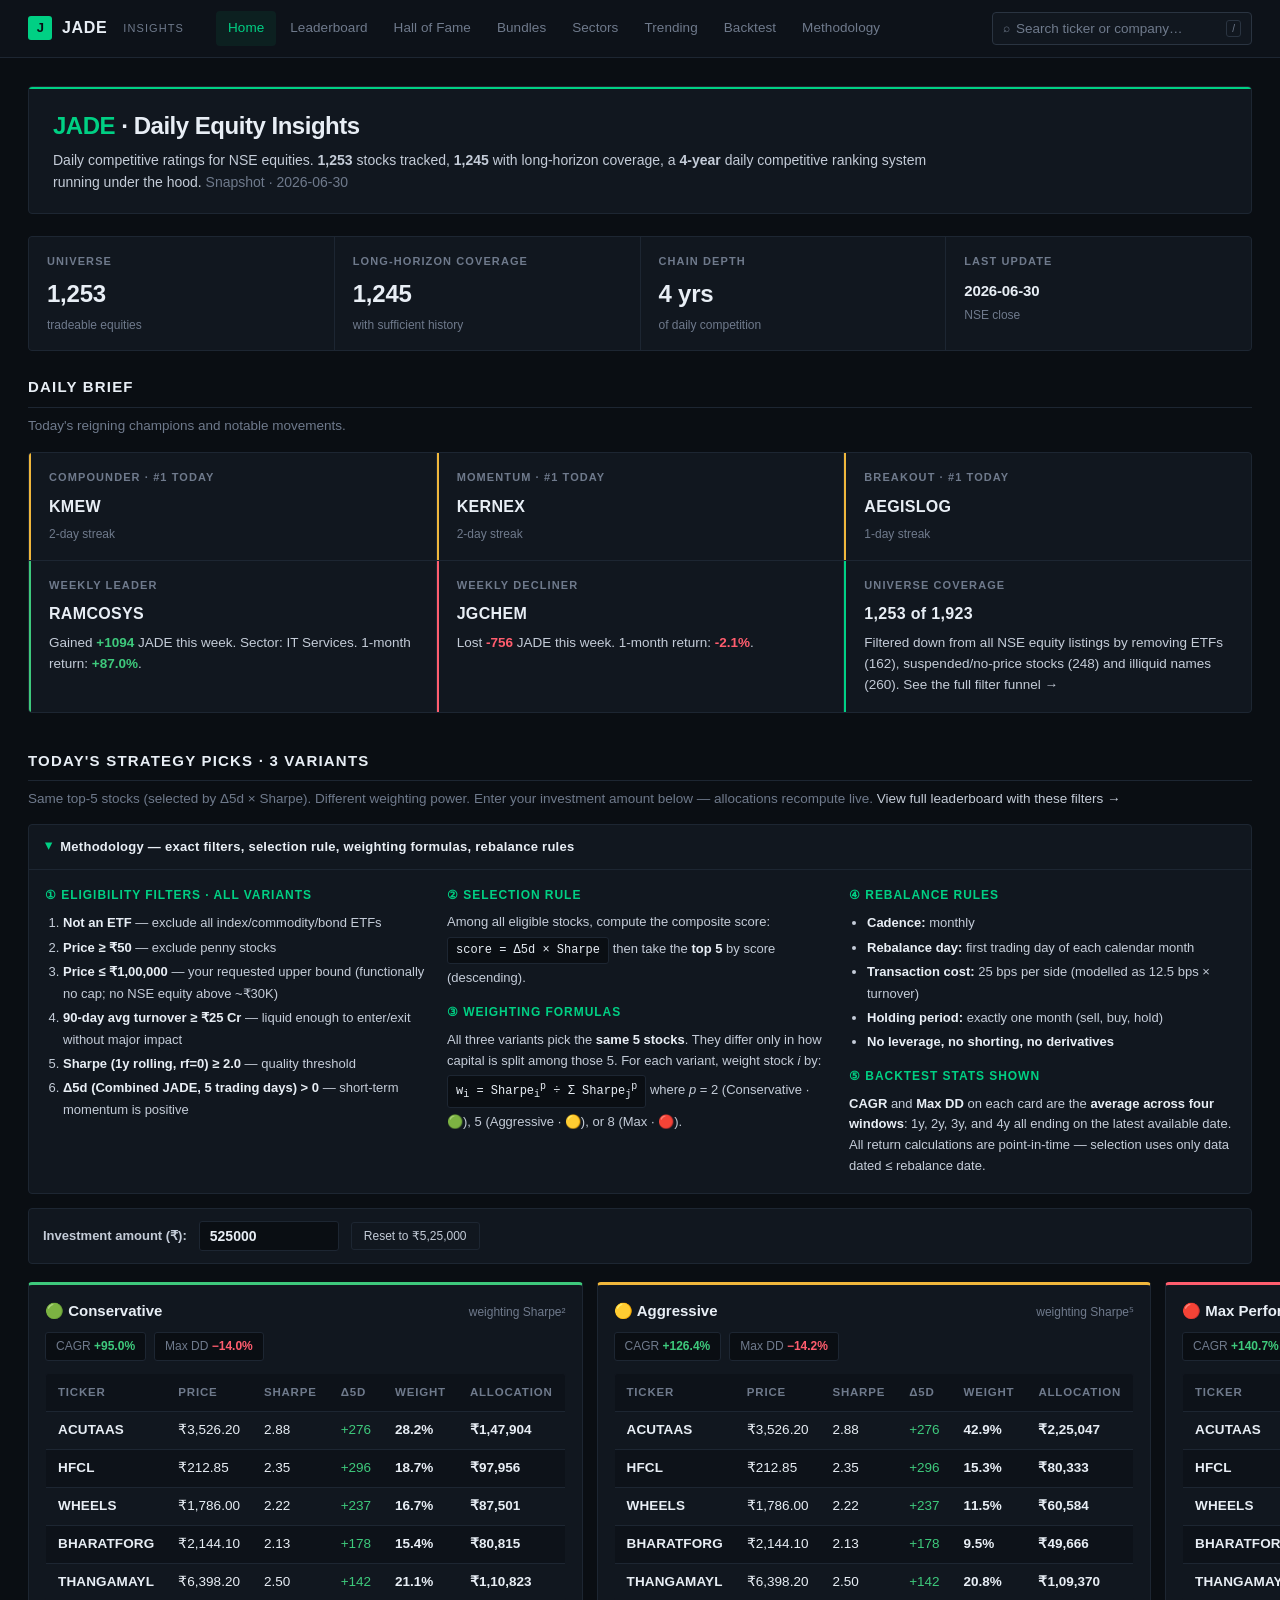
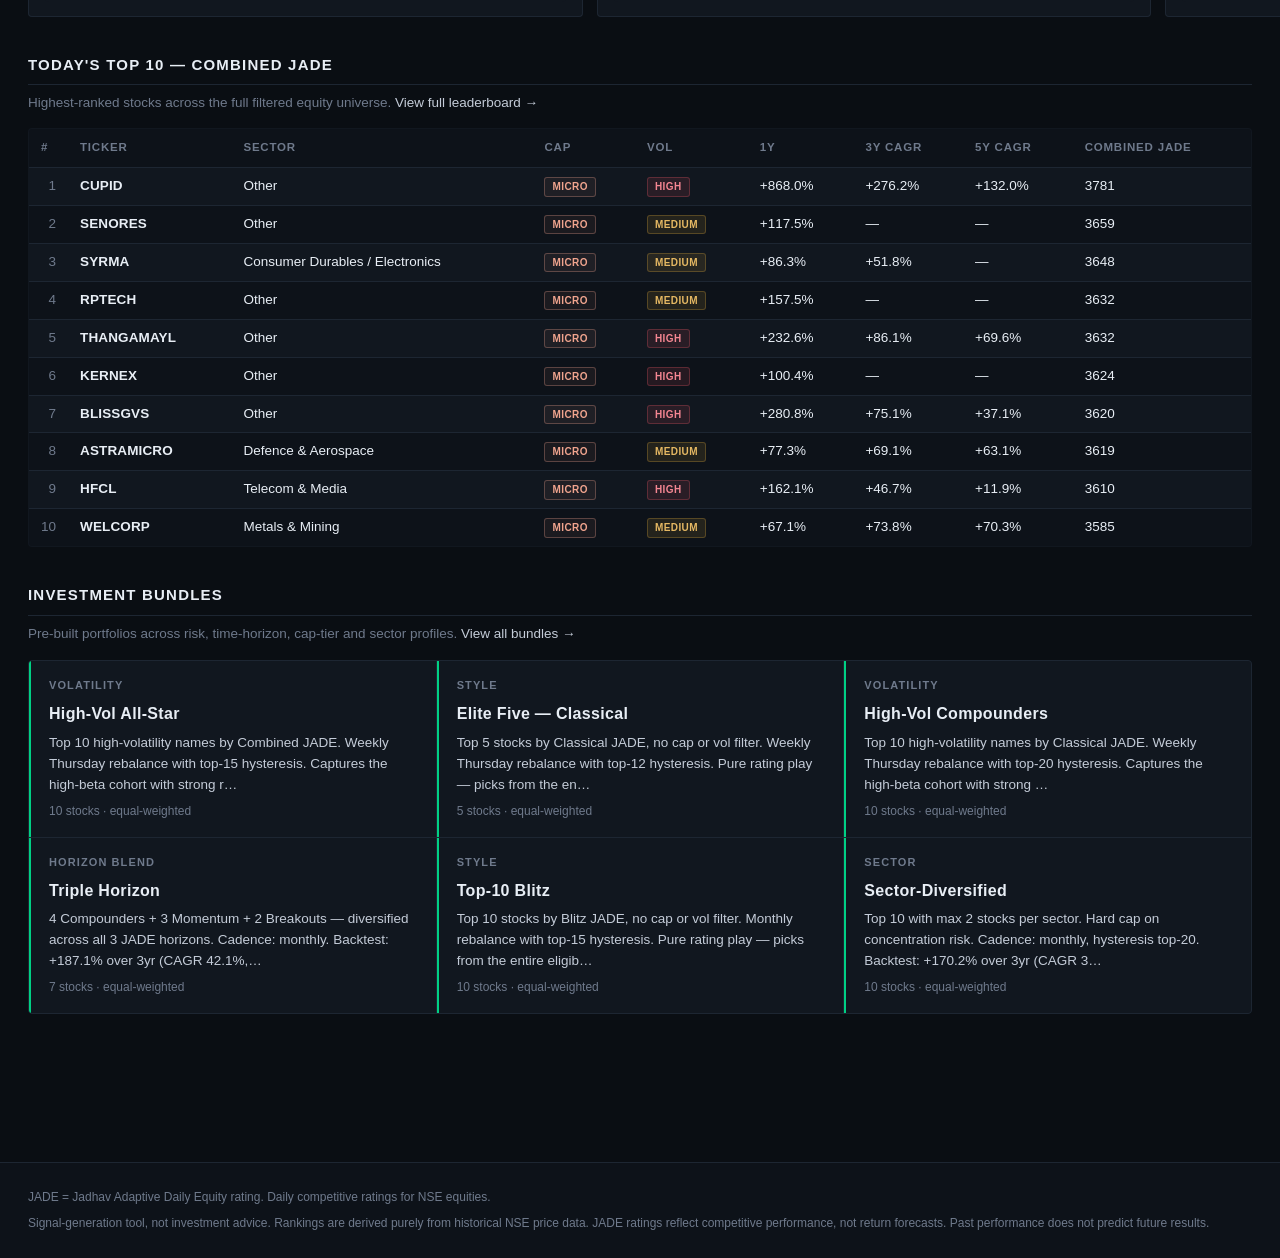
<file: index.html>
<!doctype html>
<html lang="en">
<head>
<meta charset="utf-8">
<meta name="viewport" content="width=device-width, initial-scale=1">
<title>Home — JADE Insights</title>
<link rel="stylesheet" href="css/site.css">
<script src="data.js"></script>
<script src="js/site.js" defer></script>

</head>
<body>

<div class="nav">
  <div class="nav-inner">
    <a class="brand" href="index.html">
      <span class="mark">J</span>
      <span class="logo">JADE</span>
      <span class="tagline">Insights</span>
    </a>
    <div class="nav-links"><a href="index.html" class="active">Home</a><a href="leaderboard.html" class="">Leaderboard</a><a href="hall_of_fame.html" class="">Hall of Fame</a><a href="bundles.html" class="">Bundles</a><a href="sectors.html" class="">Sectors</a><a href="trending.html" class="">Trending</a><a href="backtest.html" class="">Backtest</a><a href="methodology.html" class="">Methodology</a></div>
    <div class="nav-search">
      <span class="icon">⌕</span>
      <input id="global-search" type="text" placeholder="Search ticker or company…"
             autocomplete="off" spellcheck="false" />
      <span class="kbd">/</span>
      <div id="search-dropdown"></div>
    </div>
  </div>
</div>

<main>

<section class="hero">
  <h1><span class="accent">JADE</span> · Daily Equity Insights</h1>
  <p>Daily competitive ratings for NSE equities. <b>1,253</b> stocks tracked,
     <b>1,245</b> with long-horizon coverage,
     a <b>4-year</b> daily competitive ranking system running under the hood.
     <span class="dim">Snapshot · 2026-06-30</span></p>
</section>

<div class="stat-strip">
  <div class="stat-card">
    <div class="lbl">Universe</div>
    <div class="val">1,253</div>
    <div class="sub">tradeable equities</div>
  </div>
  <div class="stat-card">
    <div class="lbl">Long-horizon coverage</div>
    <div class="val">1,245</div>
    <div class="sub">with sufficient history</div>
  </div>
  <div class="stat-card">
    <div class="lbl">Chain depth</div>
    <div class="val">4 yrs</div>
    <div class="sub">of daily competition</div>
  </div>
  <div class="stat-card">
    <div class="lbl">Last update</div>
    <div class="val" style="font-size:15px; margin-top:8px;">2026-06-30</div>
    <div class="sub">NSE close</div>
  </div>
</div>

<section>
  <h2>Daily Brief</h2>
  <p class="lead">Today's reigning champions and notable movements.</p>
  <div class="info-grid">
    <div class='info-tile accent-gold'><div class='label'>Compounder · #1 Today</div><div class='ticker'><a href='stock.html?t=KMEW'>KMEW</a></div><div class='sub'>2-day streak</div></div><div class='info-tile accent-gold'><div class='label'>Momentum · #1 Today</div><div class='ticker'><a href='stock.html?t=KERNEX'>KERNEX</a></div><div class='sub'>2-day streak</div></div><div class='info-tile accent-gold'><div class='label'>Breakout · #1 Today</div><div class='ticker'><a href='stock.html?t=AEGISLOG'>AEGISLOG</a></div><div class='sub'>1-day streak</div></div>
    <div class='info-tile accent-up'><div class='label'>Weekly Leader</div><div class='ticker'><a href='stock.html?t=RAMCOSYS'>RAMCOSYS</a></div><div class='body'>Gained <b class='up'>+1094</b> JADE this week. Sector: IT Services. 1-month return: <b class='up'>+87.0%</b>.</div></div><div class='info-tile accent-down'><div class='label'>Weekly Decliner</div><div class='ticker'><a href='stock.html?t=JGCHEM'>JGCHEM</a></div><div class='body'>Lost <b class='down'>-756</b> JADE this week. 1-month return: <b class='down'>-2.1%</b>.</div></div><div class='info-tile accent'><div class='label'>Universe Coverage</div><div class='ticker'>1,253 of 1,923</div><div class='body'>Filtered down from all NSE equity listings by removing ETFs (162), suspended/no-price stocks (248) and illiquid names (260). <a href='methodology.html'>See the full filter funnel →</a></div></div>
  </div>
</section>


<section id="strategy-picks">
  <h2>Today's Strategy Picks · 3 Variants</h2>
  <p class="lead">Same top-5 stocks (selected by Δ5d × Sharpe). Different weighting power.
    Enter your investment amount below — allocations recompute live.
    <a href="leaderboard.html?sharpe=%3E%3D2.0&jade_delta_5d_combined=%3E0&price=%3C%3D100000&liquidity=%3E25cr">View full leaderboard with these filters →</a></p>

  <details class="strategy-method" open>
    <summary>Methodology — exact filters, selection rule, weighting formulas, rebalance rules</summary>
    <div class="strategy-method-body">
      <div class="method-grid">
        <div class="method-block">
          <div class="method-head">① Eligibility filters · all variants</div>
          <ol class="method-list">
            <li><b>Not an ETF</b> — exclude all index/commodity/bond ETFs</li>
            <li><b>Price ≥ ₹50</b> — exclude penny stocks</li>
            <li><b>Price ≤ ₹1,00,000</b> — your requested upper bound (functionally no cap; no NSE equity above ~₹30K)</li>
            <li><b>90-day avg turnover ≥ ₹25 Cr</b> — liquid enough to enter/exit without major impact</li>
            <li><b>Sharpe (1y rolling, rf=0) ≥ 2.0</b> — quality threshold</li>
            <li><b>Δ5d (Combined JADE, 5 trading days) &gt; 0</b> — short-term momentum is positive</li>
          </ol>
        </div>
        <div class="method-block">
          <div class="method-head">② Selection rule</div>
          <p class="method-text">Among all eligible stocks, compute the composite score:
            <code class="formula">score = Δ5d × Sharpe</code>
            then take the <b>top 5</b> by score (descending).</p>
          <div class="method-head" style="margin-top:14px;">③ Weighting formulas</div>
          <p class="method-text">All three variants pick the <b>same 5 stocks</b>. They differ only in how capital is split among those 5.
            For each variant, weight stock <i>i</i> by:
            <code class="formula">w<sub>i</sub> = Sharpe<sub>i</sub><sup>p</sup> ÷ Σ Sharpe<sub>j</sub><sup>p</sup></code>
            where <i>p</i> = 2 (Conservative · 🟢), 5 (Aggressive · 🟡), or 8 (Max · 🔴).</p>
        </div>
        <div class="method-block">
          <div class="method-head">④ Rebalance rules</div>
          <ul class="method-list">
            <li><b>Cadence:</b> monthly</li>
            <li><b>Rebalance day:</b> first trading day of each calendar month</li>
            <li><b>Transaction cost:</b> 25 bps per side (modelled as 12.5 bps × turnover)</li>
            <li><b>Holding period:</b> exactly one month (sell, buy, hold)</li>
            <li><b>No leverage, no shorting, no derivatives</b></li>
          </ul>
          <div class="method-head" style="margin-top:14px;">⑤ Backtest stats shown</div>
          <p class="method-text"><b>CAGR</b> and <b>Max DD</b> on each card are the
            <b>average across four windows</b>: 1y, 2y, 3y, and 4y all ending on the latest available date.
            All return calculations are point-in-time — selection uses only data dated &le; rebalance date.</p>
        </div>
      </div>
    </div>
  </details>

  <div class="strategy-input-row">
    <label for="strategy-amount">Investment amount (₹):</label>
    <input type="number" id="strategy-amount" min="0" step="1000" value="525000">
    <button type="button" id="strategy-reset" class="strategy-btn">Reset to ₹5,25,000</button>
  </div>

  <div class="strategy-grid">
    <div class='strategy-card' data-variant='conservative'><div class='strategy-head'><div class='strategy-title'>🟢 <b>Conservative</b></div><div class='strategy-meta'><span class='dim'>weighting</span> Sharpe²</div></div><div class='strategy-stats'><span class='stat-pill'><span class='dim'>CAGR</span> <b class='up'>+95.0%</b></span><span class='stat-pill'><span class='dim'>Max DD</span> <b class='down'>−14.0%</b></span></div><table class='t strategy-tbl'><thead><tr><th>Ticker</th><th>Price</th><th>Sharpe</th><th>Δ5d</th><th>Weight</th><th>Allocation</th></tr></thead><tbody><tr><td><a class="ticker-link" href="stock.html?t=ACUTAAS">ACUTAAS</a></td><td>₹3,526.20</td><td>2.88</td><td class='up'>+276</td><td><b>28.2%</b></td><td class='alloc' data-w='0.281722'>₹0</td></tr><tr><td><a class="ticker-link" href="stock.html?t=HFCL">HFCL</a></td><td>₹212.85</td><td>2.35</td><td class='up'>+296</td><td><b>18.7%</b></td><td class='alloc' data-w='0.186582'>₹0</td></tr><tr><td><a class="ticker-link" href="stock.html?t=WHEELS">WHEELS</a></td><td>₹1,786.00</td><td>2.22</td><td class='up'>+237</td><td><b>16.7%</b></td><td class='alloc' data-w='0.166669'>₹0</td></tr><tr><td><a class="ticker-link" href="stock.html?t=BHARATFORG">BHARATFORG</a></td><td>₹2,144.10</td><td>2.13</td><td class='up'>+178</td><td><b>15.4%</b></td><td class='alloc' data-w='0.153934'>₹0</td></tr><tr><td><a class="ticker-link" href="stock.html?t=THANGAMAYL">THANGAMAYL</a></td><td>₹6,398.20</td><td>2.50</td><td class='up'>+142</td><td><b>21.1%</b></td><td class='alloc' data-w='0.211092'>₹0</td></tr></tbody></table></div><div class='strategy-card' data-variant='aggressive'><div class='strategy-head'><div class='strategy-title'>🟡 <b>Aggressive</b></div><div class='strategy-meta'><span class='dim'>weighting</span> Sharpe⁵</div></div><div class='strategy-stats'><span class='stat-pill'><span class='dim'>CAGR</span> <b class='up'>+126.4%</b></span><span class='stat-pill'><span class='dim'>Max DD</span> <b class='down'>−14.2%</b></span></div><table class='t strategy-tbl'><thead><tr><th>Ticker</th><th>Price</th><th>Sharpe</th><th>Δ5d</th><th>Weight</th><th>Allocation</th></tr></thead><tbody><tr><td><a class="ticker-link" href="stock.html?t=ACUTAAS">ACUTAAS</a></td><td>₹3,526.20</td><td>2.88</td><td class='up'>+276</td><td><b>42.9%</b></td><td class='alloc' data-w='0.428660'>₹0</td></tr><tr><td><a class="ticker-link" href="stock.html?t=HFCL">HFCL</a></td><td>₹212.85</td><td>2.35</td><td class='up'>+296</td><td><b>15.3%</b></td><td class='alloc' data-w='0.153016'>₹0</td></tr><tr><td><a class="ticker-link" href="stock.html?t=WHEELS">WHEELS</a></td><td>₹1,786.00</td><td>2.22</td><td class='up'>+237</td><td><b>11.5%</b></td><td class='alloc' data-w='0.115398'>₹0</td></tr><tr><td><a class="ticker-link" href="stock.html?t=BHARATFORG">BHARATFORG</a></td><td>₹2,144.10</td><td>2.13</td><td class='up'>+178</td><td><b>9.5%</b></td><td class='alloc' data-w='0.094601'>₹0</td></tr><tr><td><a class="ticker-link" href="stock.html?t=THANGAMAYL">THANGAMAYL</a></td><td>₹6,398.20</td><td>2.50</td><td class='up'>+142</td><td><b>20.8%</b></td><td class='alloc' data-w='0.208324'>₹0</td></tr></tbody></table></div><div class='strategy-card' data-variant='max'><div class='strategy-head'><div class='strategy-title'>🔴 <b>Max Performance</b></div><div class='strategy-meta'><span class='dim'>weighting</span> Sharpe⁸</div></div><div class='strategy-stats'><span class='stat-pill'><span class='dim'>CAGR</span> <b class='up'>+140.7%</b></span><span class='stat-pill'><span class='dim'>Max DD</span> <b class='down'>−14.6%</b></span></div><table class='t strategy-tbl'><thead><tr><th>Ticker</th><th>Price</th><th>Sharpe</th><th>Δ5d</th><th>Weight</th><th>Allocation</th></tr></thead><tbody><tr><td><a class="ticker-link" href="stock.html?t=ACUTAAS">ACUTAAS</a></td><td>₹3,526.20</td><td>2.88</td><td class='up'>+276</td><td><b>58.2%</b></td><td class='alloc' data-w='0.581650'>₹0</td></tr><tr><td><a class="ticker-link" href="stock.html?t=HFCL">HFCL</a></td><td>₹212.85</td><td>2.35</td><td class='up'>+296</td><td><b>11.2%</b></td><td class='alloc' data-w='0.111907'>₹0</td></tr><tr><td><a class="ticker-link" href="stock.html?t=WHEELS">WHEELS</a></td><td>₹1,786.00</td><td>2.22</td><td class='up'>+237</td><td><b>7.1%</b></td><td class='alloc' data-w='0.071253'>₹0</td></tr><tr><td><a class="ticker-link" href="stock.html?t=BHARATFORG">BHARATFORG</a></td><td>₹2,144.10</td><td>2.13</td><td class='up'>+178</td><td><b>5.2%</b></td><td class='alloc' data-w='0.051846'>₹0</td></tr><tr><td><a class="ticker-link" href="stock.html?t=THANGAMAYL">THANGAMAYL</a></td><td>₹6,398.20</td><td>2.50</td><td class='up'>+142</td><td><b>18.3%</b></td><td class='alloc' data-w='0.183343'>₹0</td></tr></tbody></table></div>
  </div>
</section>

<script>
(function() {
  const amtEl = document.getElementById('strategy-amount');
  const resetBtn = document.getElementById('strategy-reset');
  function fmtINR(n) {
    if (!isFinite(n) || n < 0) n = 0;
    return '₹' + Math.round(n).toLocaleString('en-IN');
  }
  function recalc() {
    const amt = parseFloat(amtEl.value) || 0;
    document.querySelectorAll('.strategy-tbl .alloc').forEach(td => {
      const w = parseFloat(td.getAttribute('data-w')) || 0;
      td.textContent = fmtINR(amt * w);
    });
  }
  amtEl.addEventListener('input', recalc);
  resetBtn.addEventListener('click', () => { amtEl.value = 525000; recalc(); });
  recalc();
})();
</script>


<section>
  <h2>Today's Top 10 — Combined JADE</h2>
  <p class="lead">Highest-ranked stocks across the full filtered equity universe.
    <a href="leaderboard.html">View full leaderboard →</a></p>
  <table class='t'><thead><tr><th>#</th><th>Ticker</th><th>Sector</th><th>Cap</th><th>Vol</th><th>1y</th><th>3y CAGR</th><th>5y CAGR</th><th>Combined JADE</th></tr></thead><tbody><tr><td class='rank'>1</td><td><a class="ticker-link" href="stock.html?t=CUPID">CUPID</a></td><td>Other</td><td><span class="tag cap-micro">micro</span></td><td class='dim'><span class="tag high">high</span></td><td>+868.0%</td><td>+276.2%</td><td>+132.0%</td><td>3781</td></tr><tr><td class='rank'>2</td><td><a class="ticker-link" href="stock.html?t=SENORES">SENORES</a></td><td>Other</td><td><span class="tag cap-micro">micro</span></td><td class='dim'><span class="tag medium">medium</span></td><td>+117.5%</td><td>—</td><td>—</td><td>3659</td></tr><tr><td class='rank'>3</td><td><a class="ticker-link" href="stock.html?t=SYRMA">SYRMA</a></td><td>Consumer Durables / Electronics</td><td><span class="tag cap-micro">micro</span></td><td class='dim'><span class="tag medium">medium</span></td><td>+86.3%</td><td>+51.8%</td><td>—</td><td>3648</td></tr><tr><td class='rank'>4</td><td><a class="ticker-link" href="stock.html?t=RPTECH">RPTECH</a></td><td>Other</td><td><span class="tag cap-micro">micro</span></td><td class='dim'><span class="tag medium">medium</span></td><td>+157.5%</td><td>—</td><td>—</td><td>3632</td></tr><tr><td class='rank'>5</td><td><a class="ticker-link" href="stock.html?t=THANGAMAYL">THANGAMAYL</a></td><td>Other</td><td><span class="tag cap-micro">micro</span></td><td class='dim'><span class="tag high">high</span></td><td>+232.6%</td><td>+86.1%</td><td>+69.6%</td><td>3632</td></tr><tr><td class='rank'>6</td><td><a class="ticker-link" href="stock.html?t=KERNEX">KERNEX</a></td><td>Other</td><td><span class="tag cap-micro">micro</span></td><td class='dim'><span class="tag high">high</span></td><td>+100.4%</td><td>—</td><td>—</td><td>3624</td></tr><tr><td class='rank'>7</td><td><a class="ticker-link" href="stock.html?t=BLISSGVS">BLISSGVS</a></td><td>Other</td><td><span class="tag cap-micro">micro</span></td><td class='dim'><span class="tag high">high</span></td><td>+280.8%</td><td>+75.1%</td><td>+37.1%</td><td>3620</td></tr><tr><td class='rank'>8</td><td><a class="ticker-link" href="stock.html?t=ASTRAMICRO">ASTRAMICRO</a></td><td>Defence & Aerospace</td><td><span class="tag cap-micro">micro</span></td><td class='dim'><span class="tag medium">medium</span></td><td>+77.3%</td><td>+69.1%</td><td>+63.1%</td><td>3619</td></tr><tr><td class='rank'>9</td><td><a class="ticker-link" href="stock.html?t=HFCL">HFCL</a></td><td>Telecom & Media</td><td><span class="tag cap-micro">micro</span></td><td class='dim'><span class="tag high">high</span></td><td>+162.1%</td><td>+46.7%</td><td>+11.9%</td><td>3610</td></tr><tr><td class='rank'>10</td><td><a class="ticker-link" href="stock.html?t=WELCORP">WELCORP</a></td><td>Metals & Mining</td><td><span class="tag cap-micro">micro</span></td><td class='dim'><span class="tag medium">medium</span></td><td>+67.1%</td><td>+73.8%</td><td>+70.3%</td><td>3585</td></tr></tbody></table>
</section>

<section>
  <h2>Investment Bundles</h2>
  <p class="lead">Pre-built portfolios across risk, time-horizon, cap-tier and sector profiles.
    <a href="bundles.html">View all bundles →</a></p>
  <div class="info-grid">
    <div class='info-tile accent'><div class='label'>Volatility</div><div class='ticker'><a href='bundles.html#high_vol_all_star'>High-Vol All-Star</a></div><div class='body'>Top 10 high-volatility names by Combined JADE. Weekly Thursday rebalance with top-15 hysteresis. Captures the high-beta cohort with strong r…</div><div class='sub'>10 stocks · equal-weighted</div></div><div class='info-tile accent'><div class='label'>Style</div><div class='ticker'><a href='bundles.html#elite_five_classical'>Elite Five — Classical</a></div><div class='body'>Top 5 stocks by Classical JADE, no cap or vol filter. Weekly Thursday rebalance with top-12 hysteresis. Pure rating play — picks from the en…</div><div class='sub'>5 stocks · equal-weighted</div></div><div class='info-tile accent'><div class='label'>Volatility</div><div class='ticker'><a href='bundles.html#high_vol_compounders'>High-Vol Compounders</a></div><div class='body'>Top 10 high-volatility names by Classical JADE. Weekly Thursday rebalance with top-20 hysteresis. Captures the high-beta cohort with strong …</div><div class='sub'>10 stocks · equal-weighted</div></div><div class='info-tile accent'><div class='label'>Horizon Blend</div><div class='ticker'><a href='bundles.html#triple_horizon'>Triple Horizon</a></div><div class='body'>4 Compounders + 3 Momentum + 2 Breakouts — diversified across all 3 JADE horizons. Cadence: monthly. Backtest: +187.1% over 3yr (CAGR 42.1%,…</div><div class='sub'>7 stocks · equal-weighted</div></div><div class='info-tile accent'><div class='label'>Style</div><div class='ticker'><a href='bundles.html#top_10_blitz'>Top-10 Blitz</a></div><div class='body'>Top 10 stocks by Blitz JADE, no cap or vol filter. Monthly rebalance with top-15 hysteresis. Pure rating play — picks from the entire eligib…</div><div class='sub'>10 stocks · equal-weighted</div></div><div class='info-tile accent'><div class='label'>Sector</div><div class='ticker'><a href='bundles.html#sector_diversified'>Sector-Diversified</a></div><div class='body'>Top 10 with max 2 stocks per sector. Hard cap on concentration risk. Cadence: monthly, hysteresis top-20. Backtest: +170.2% over 3yr (CAGR 3…</div><div class='sub'>10 stocks · equal-weighted</div></div>
  </div>
</section>

</main>

<footer>
  <div class="footer-inner">
    <div>JADE = Jadhav Adaptive Daily Equity rating.
    Daily competitive ratings for NSE equities.</div>
    <div style="margin-top:6px;">Signal-generation tool, not investment advice.
    Rankings are derived purely from historical NSE price data. JADE ratings reflect competitive
    performance, not return forecasts. Past performance does not predict future results.</div>
  </div>
</footer>

</body>
</html>
</file>
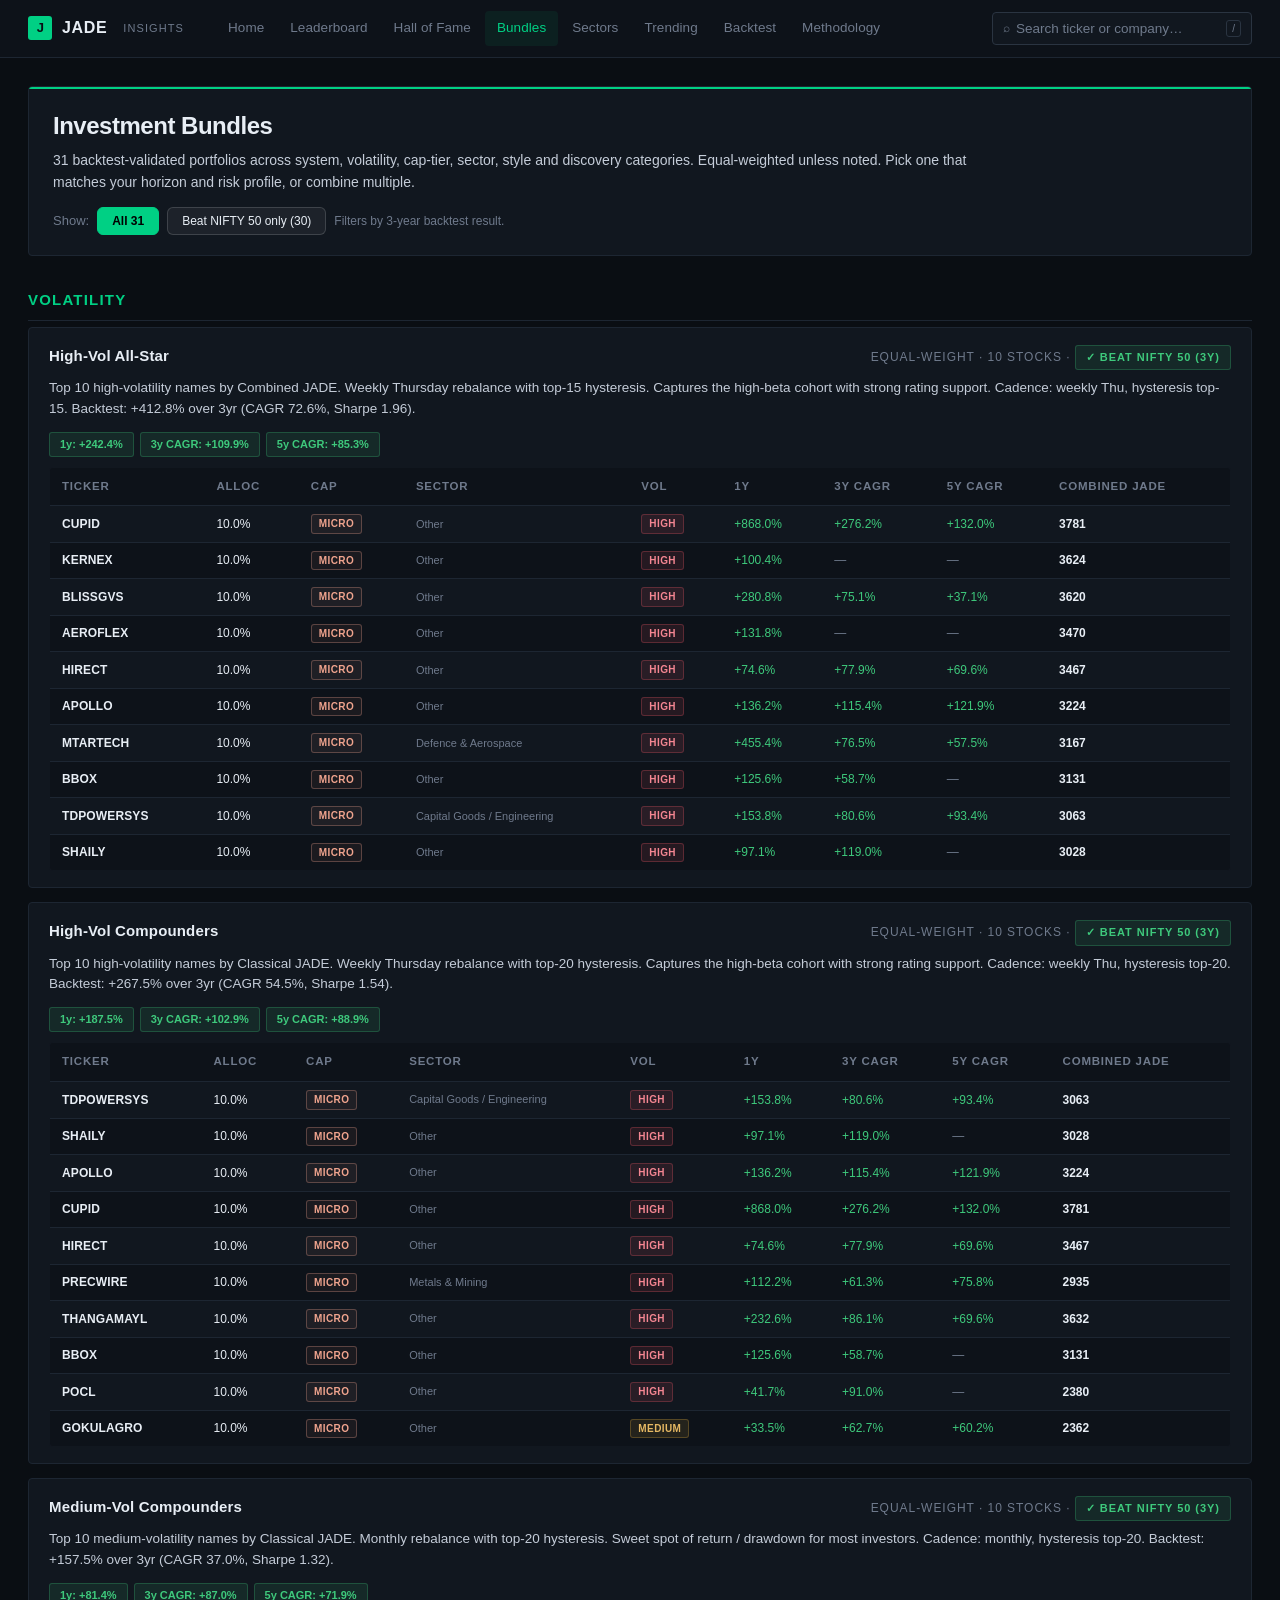
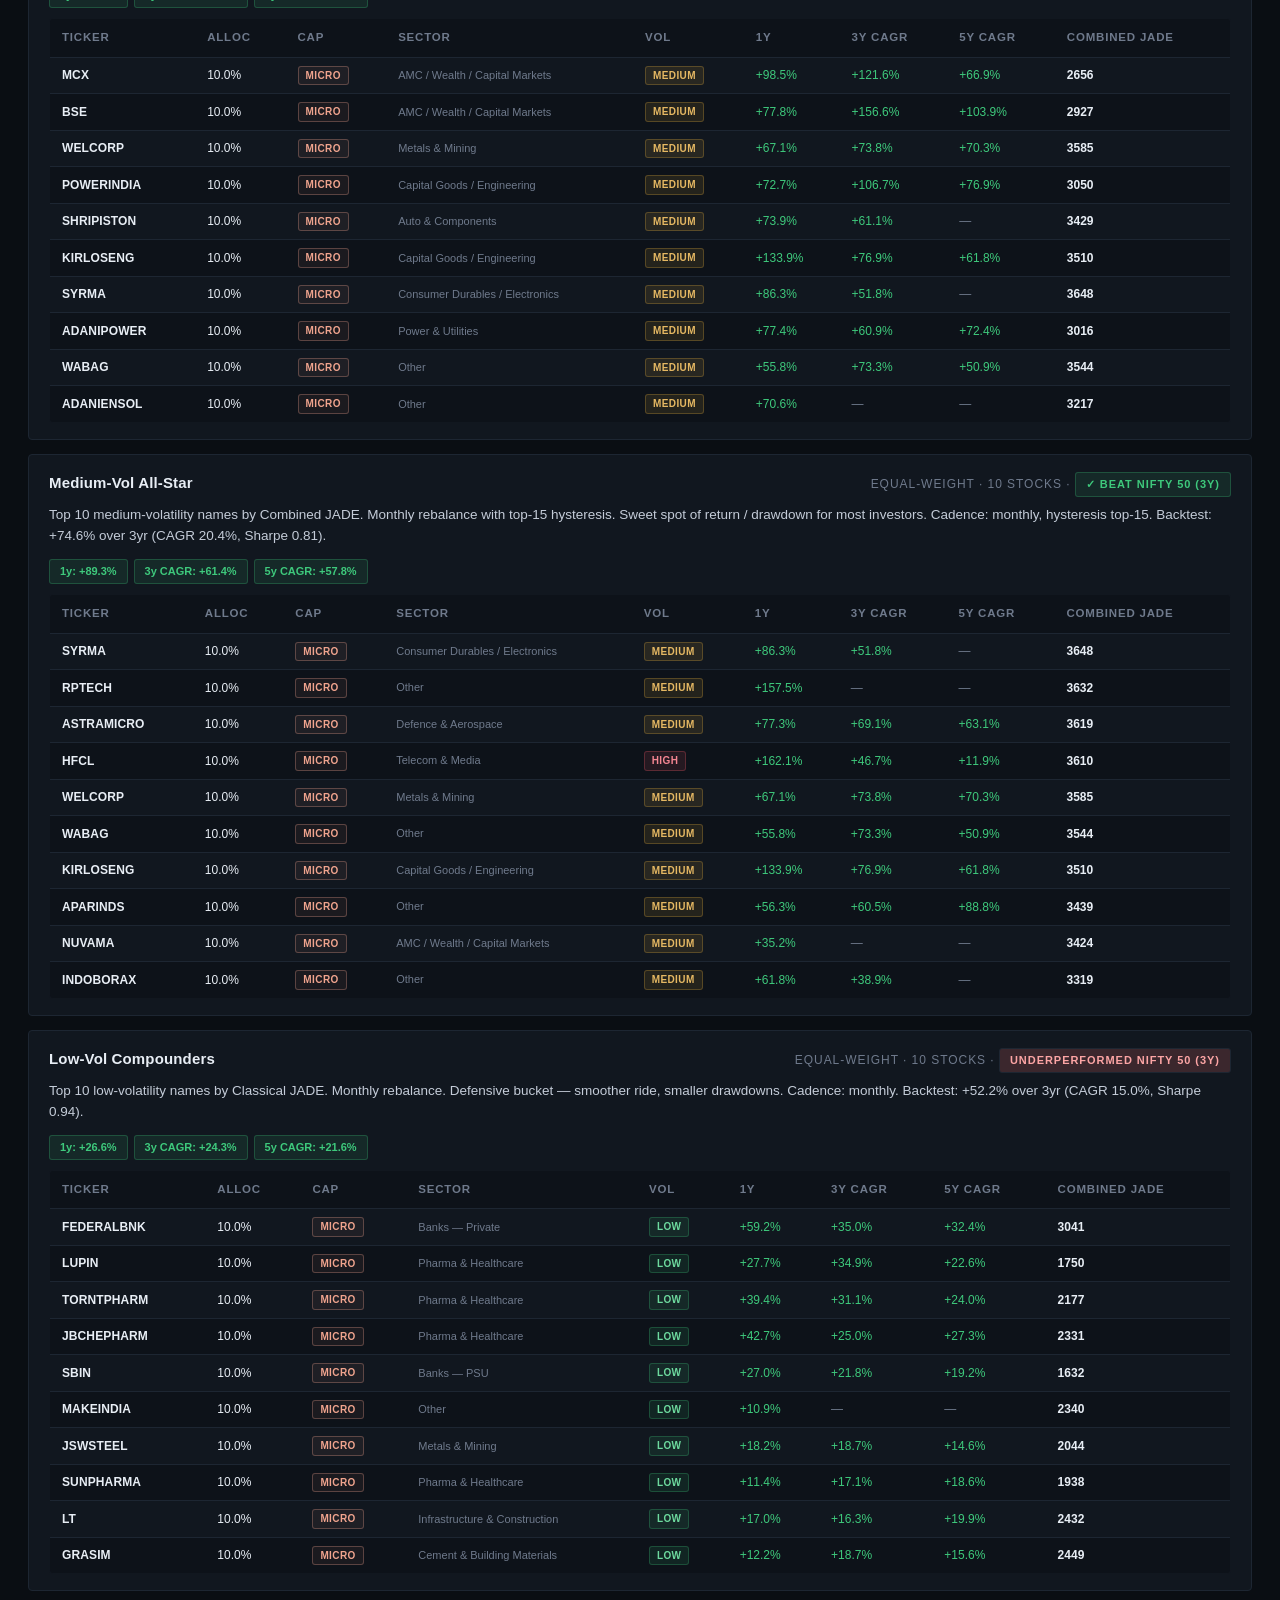
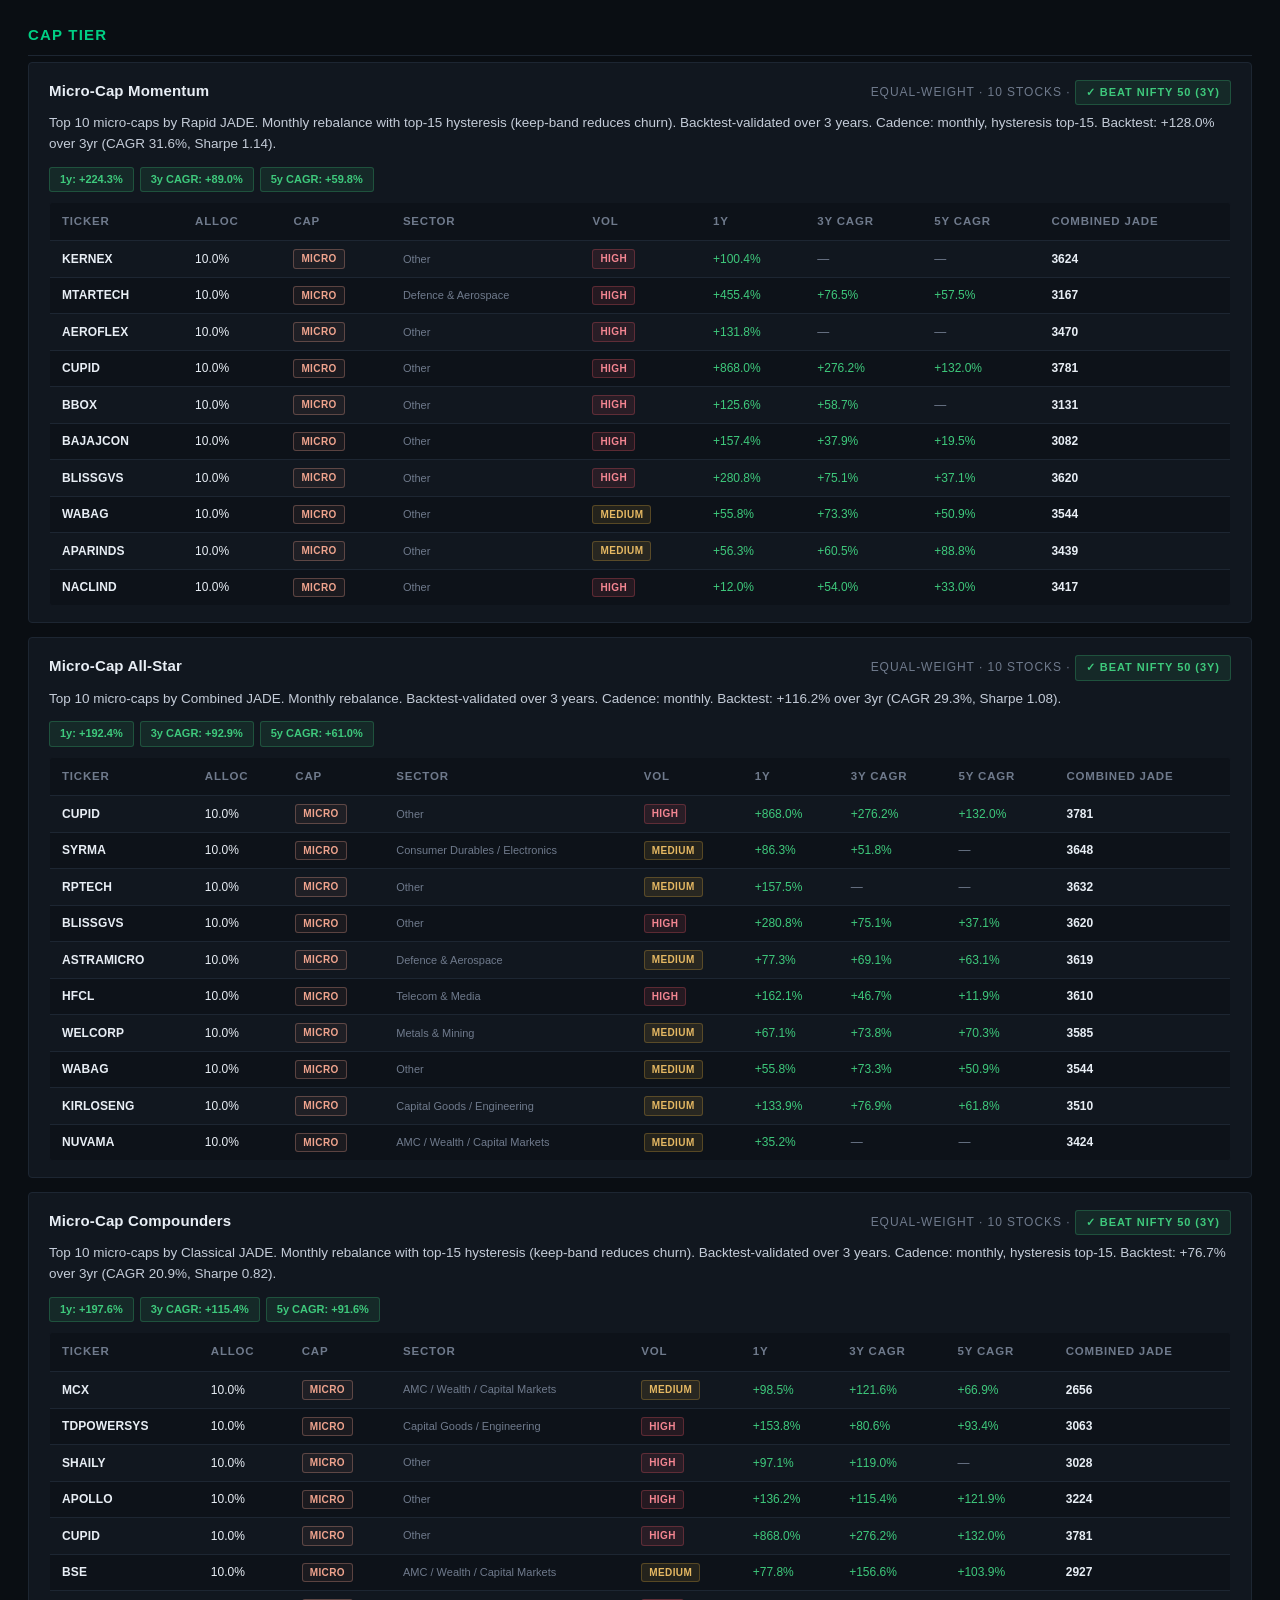
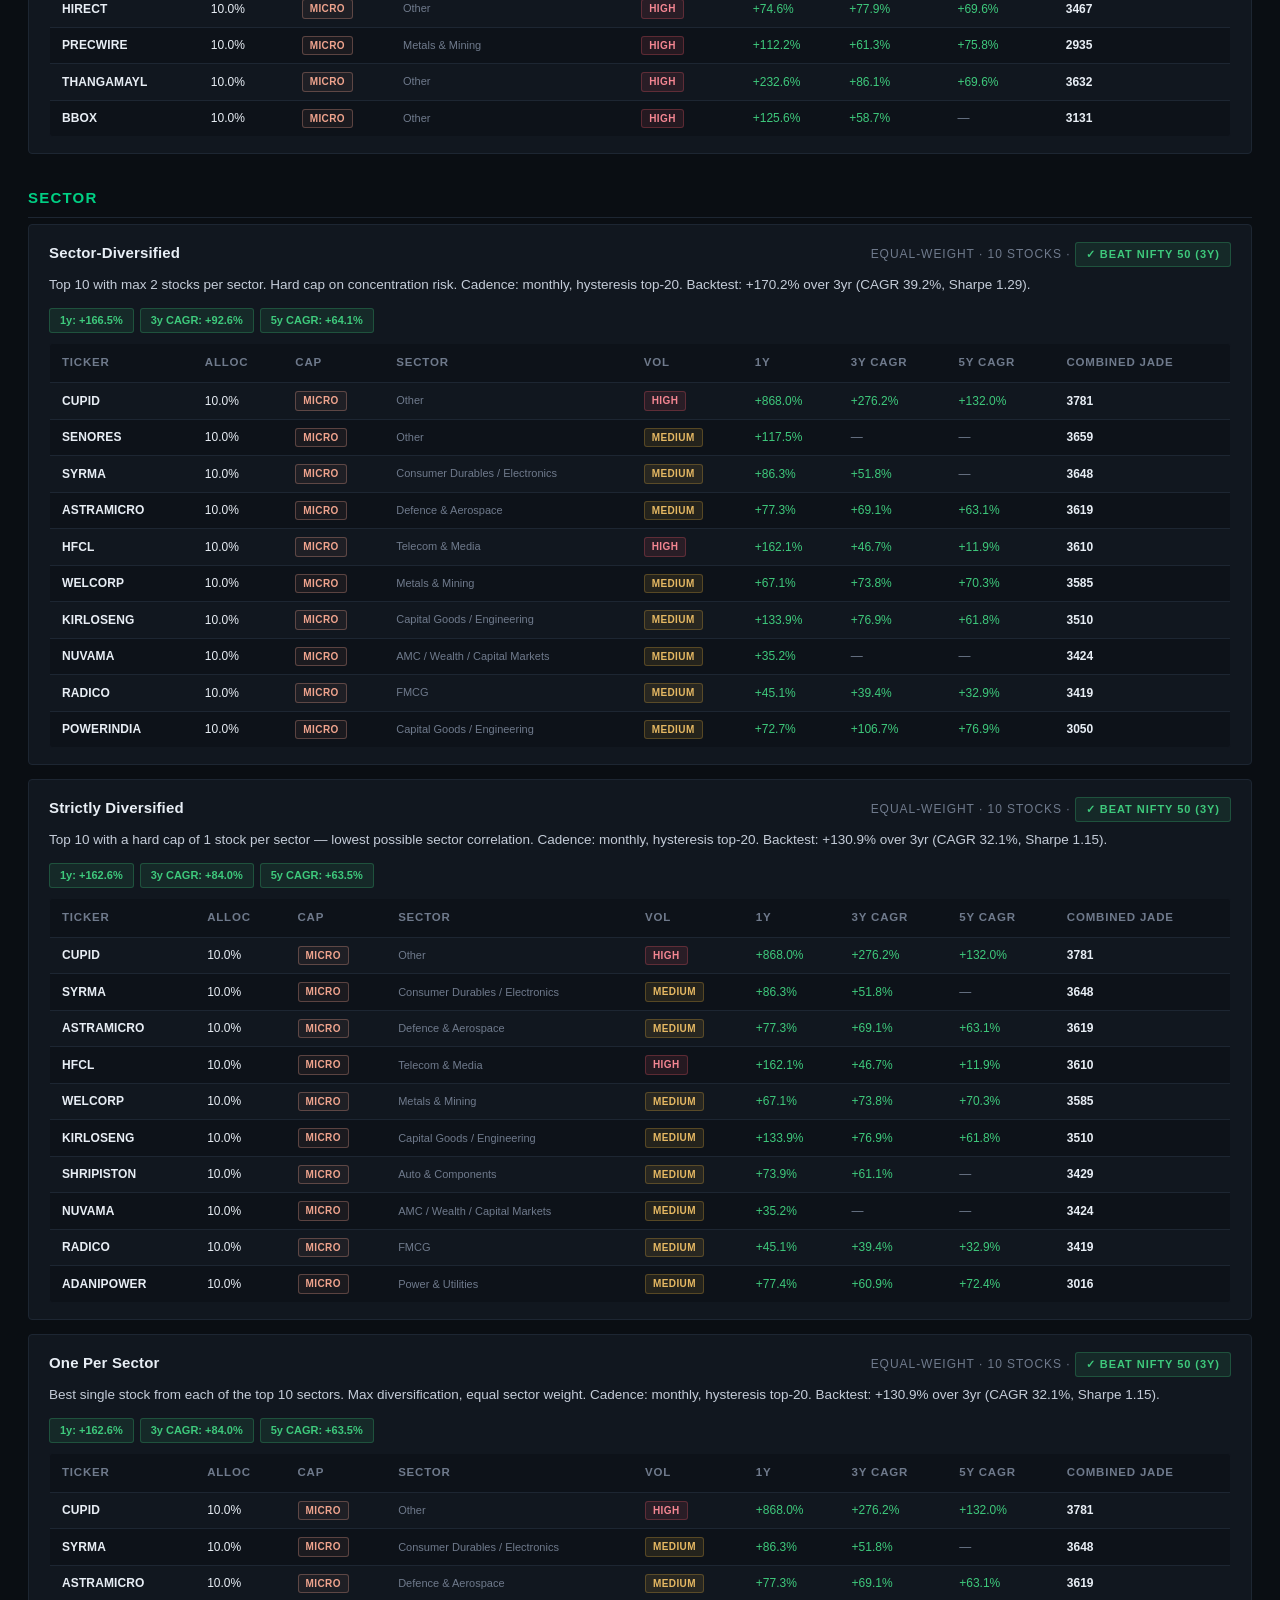
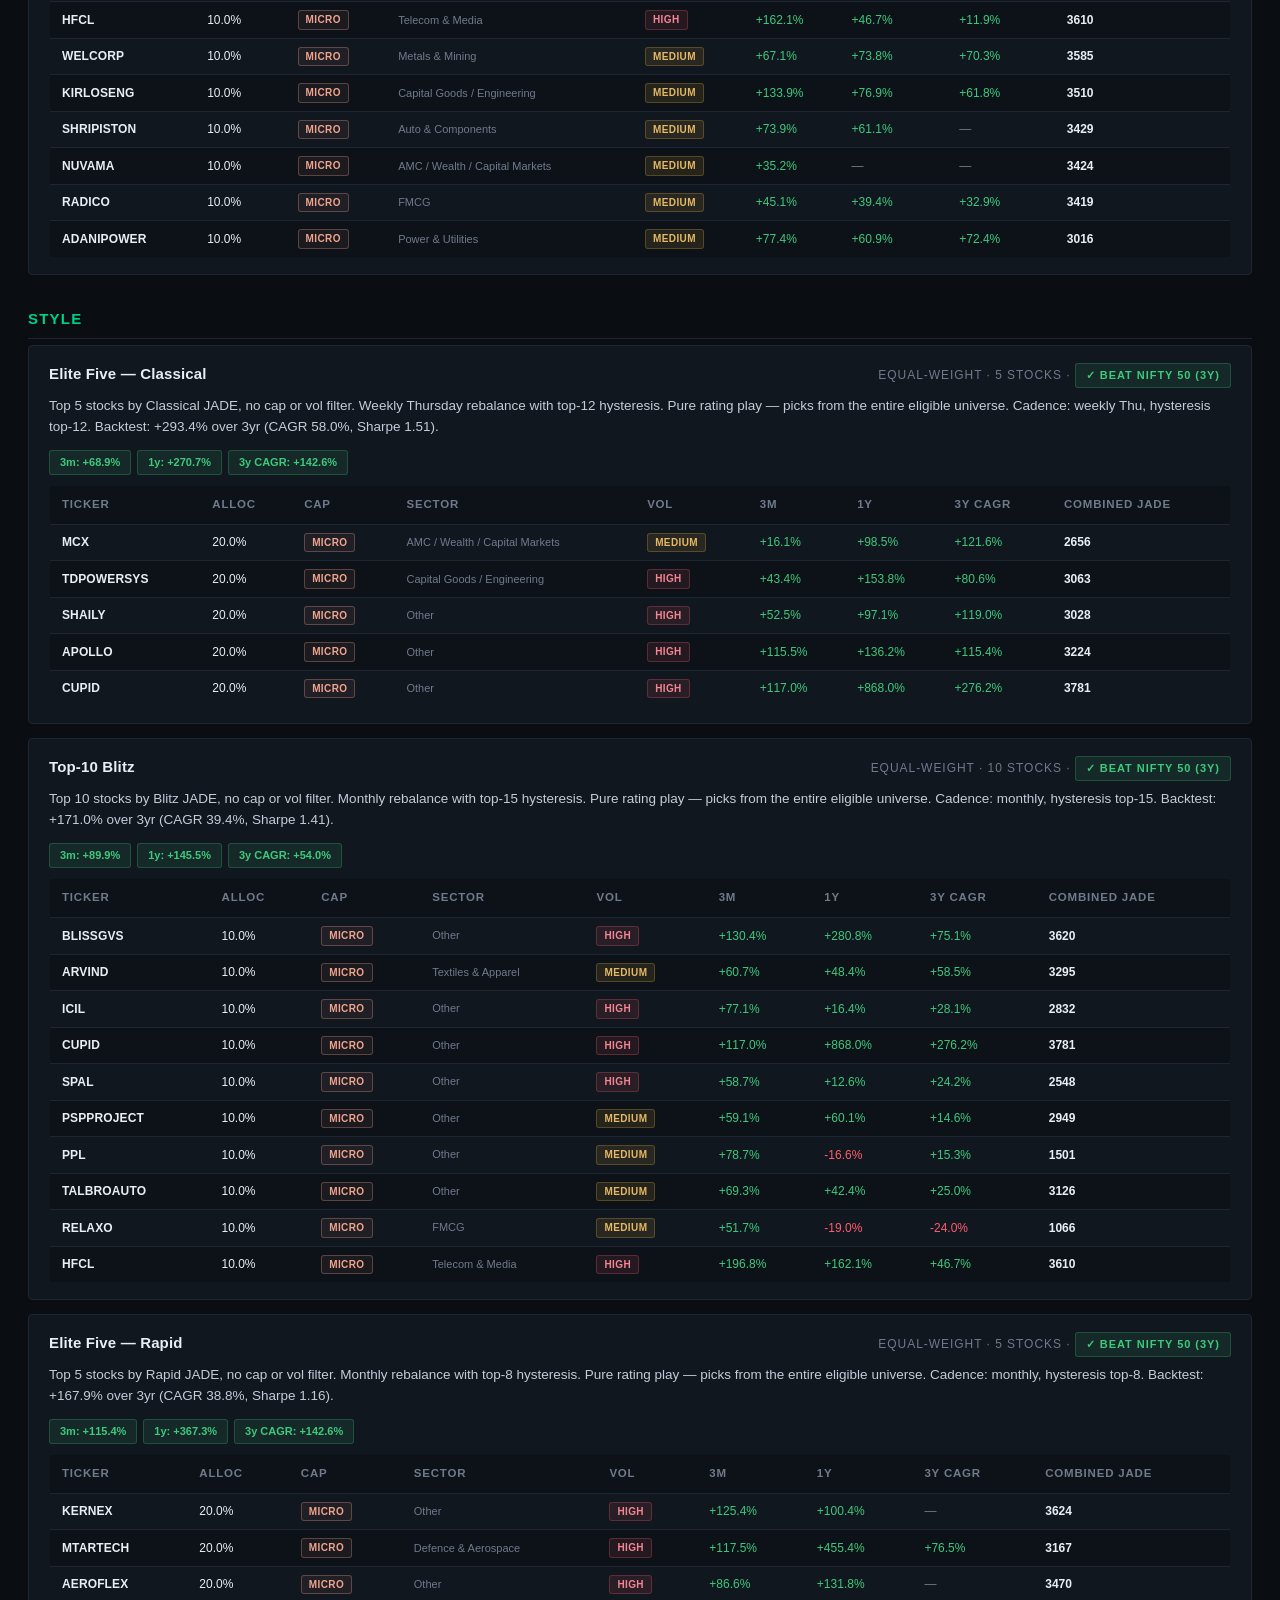
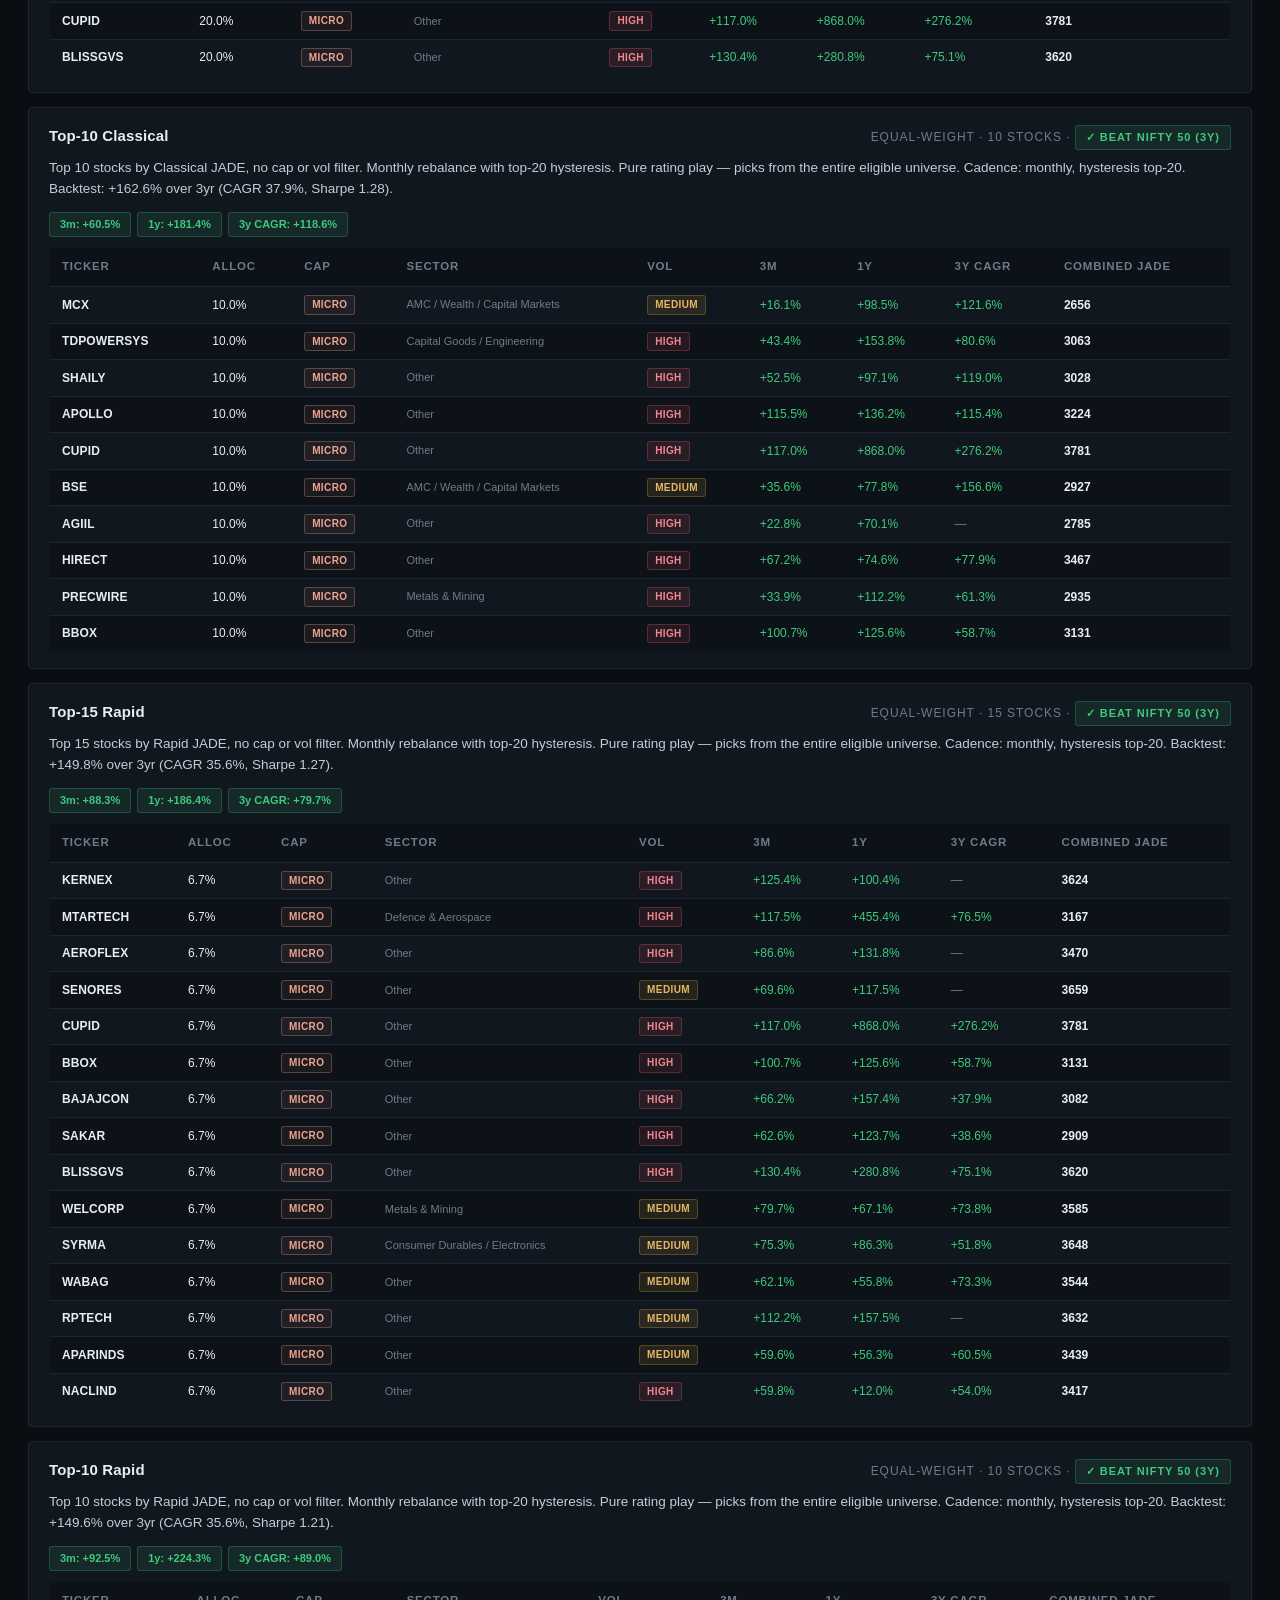
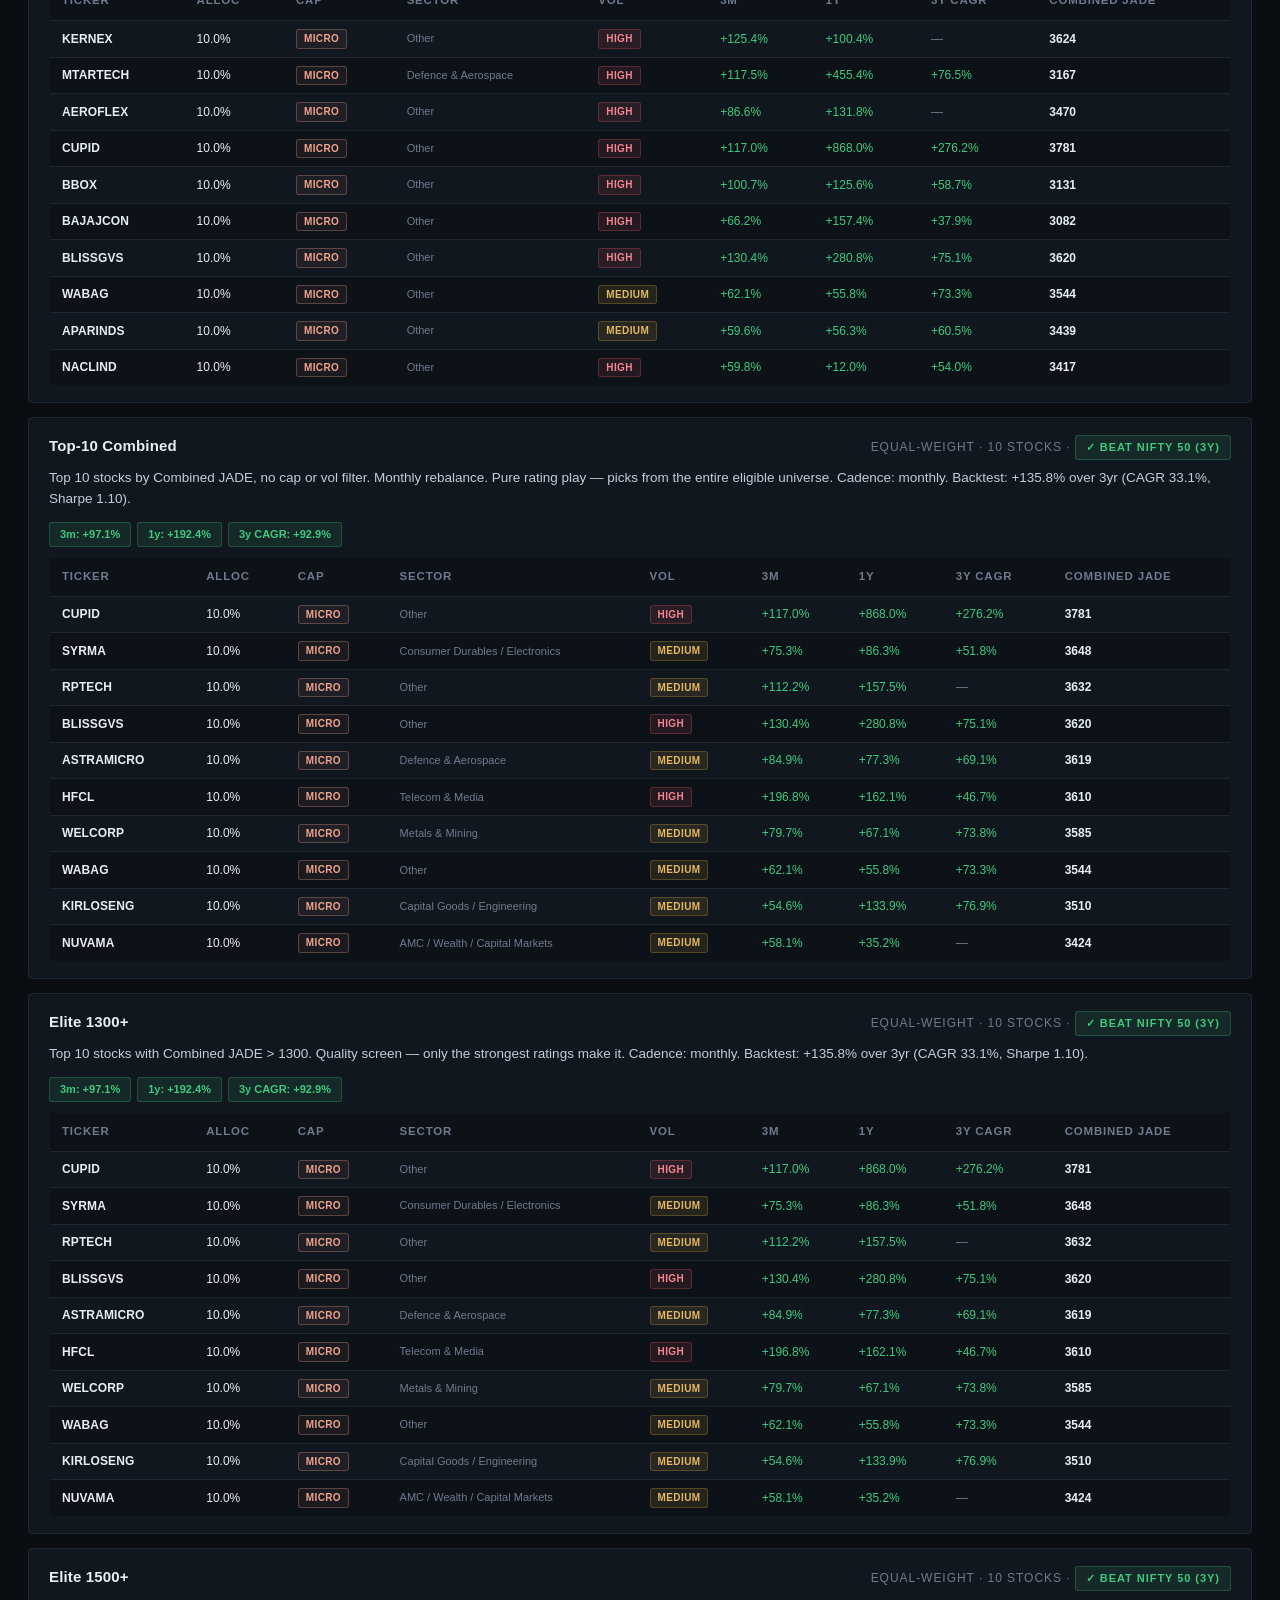
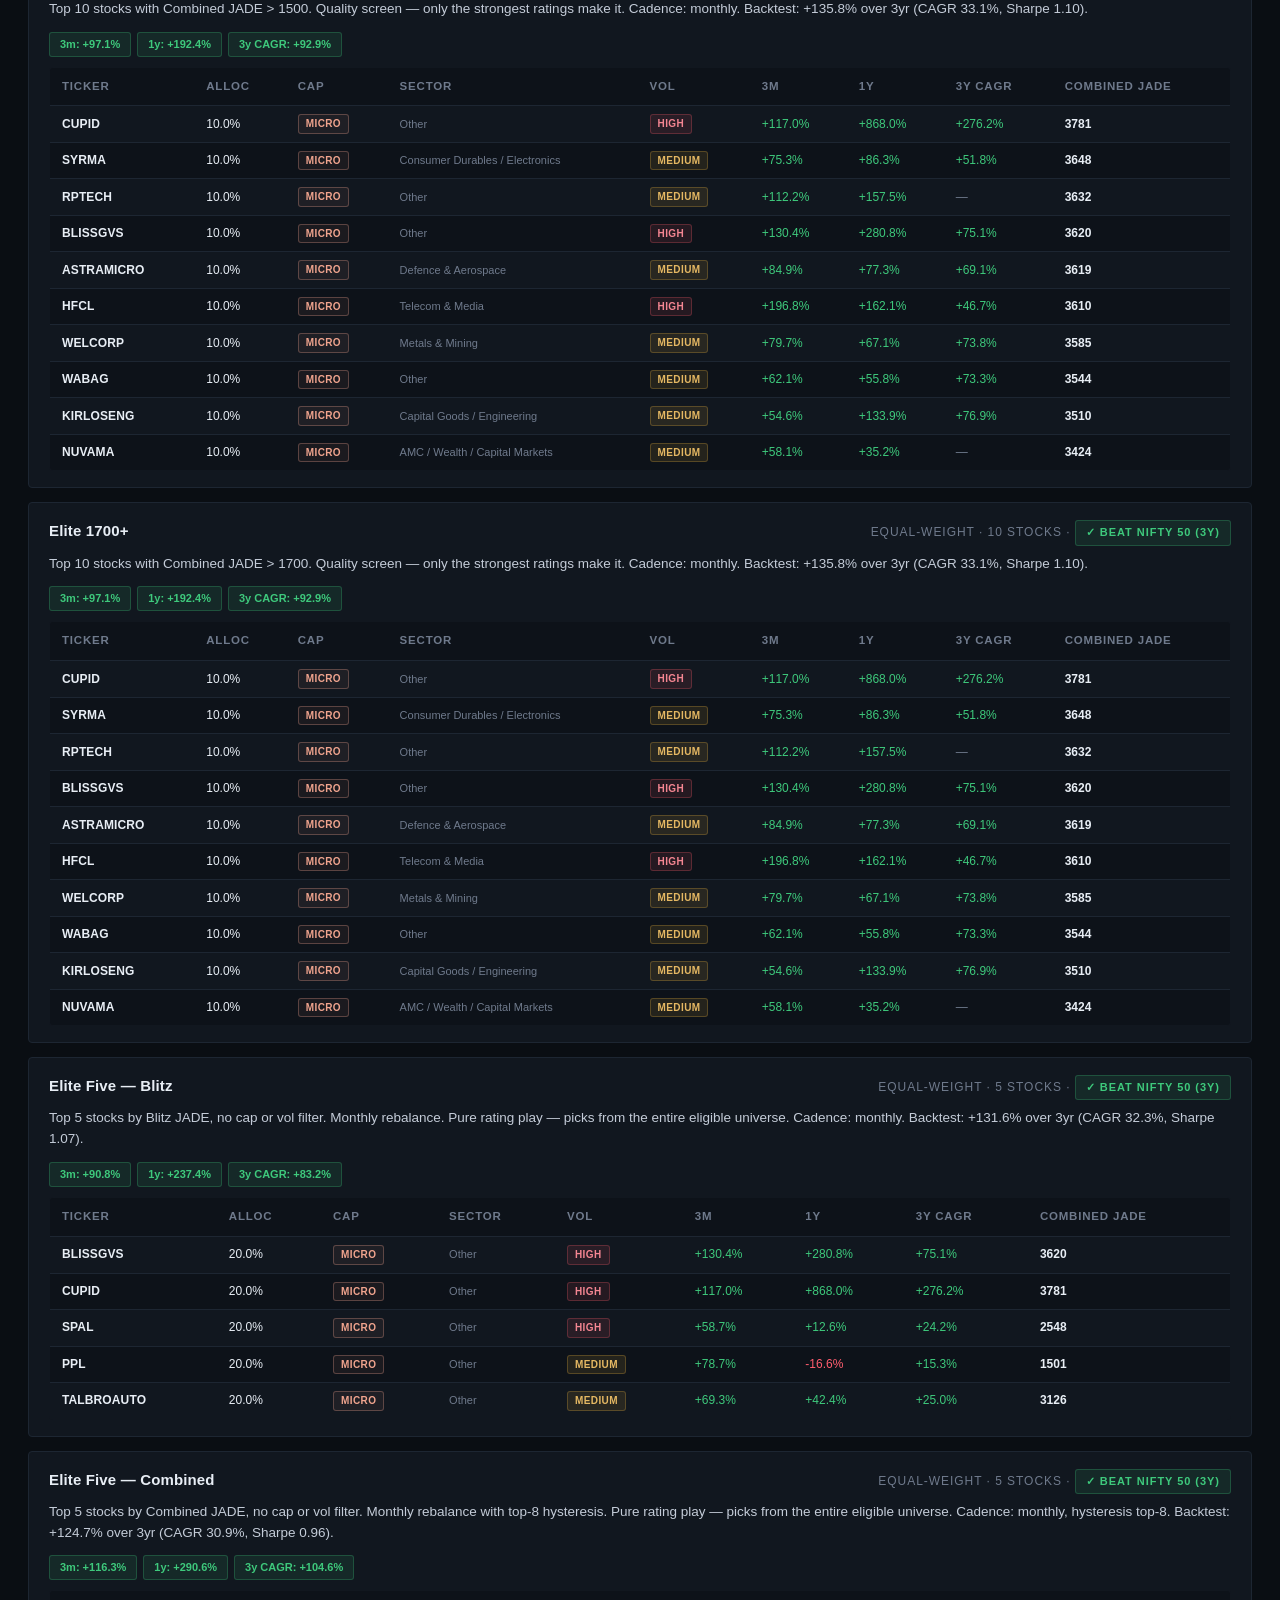
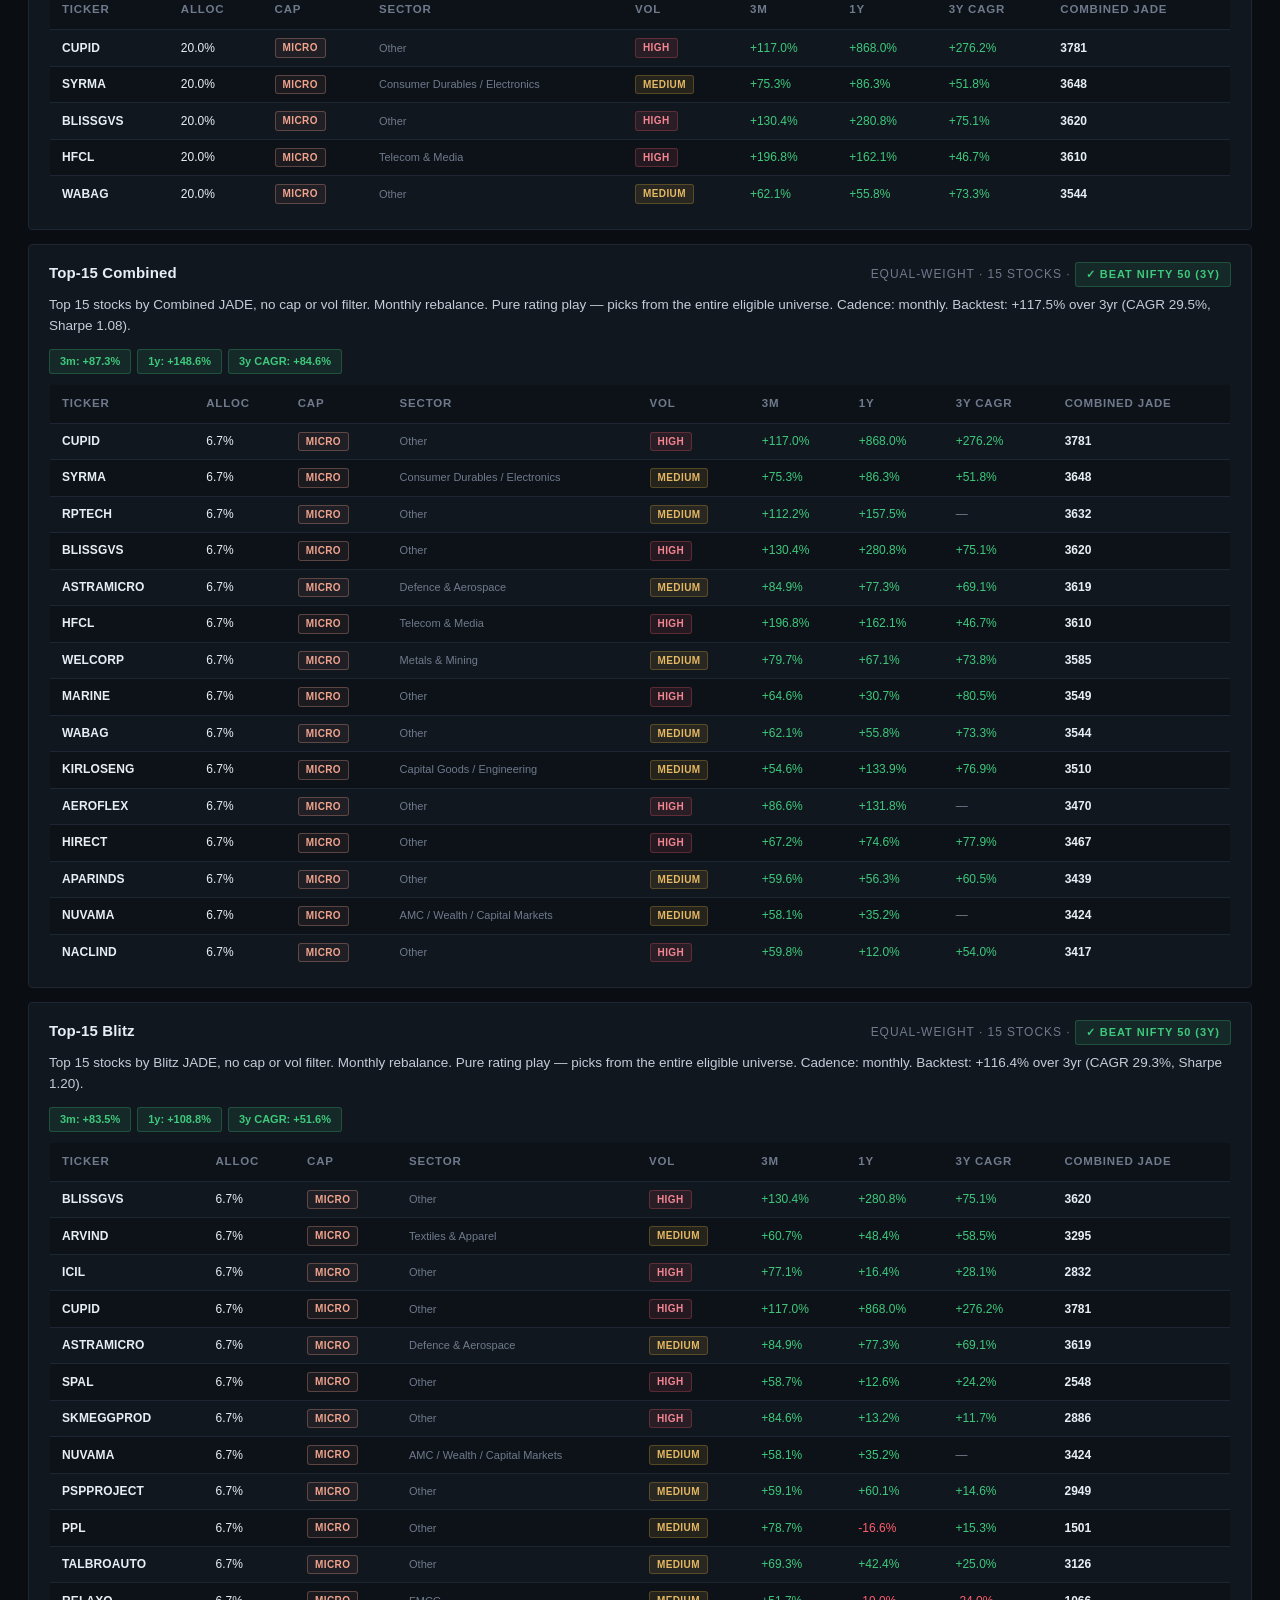
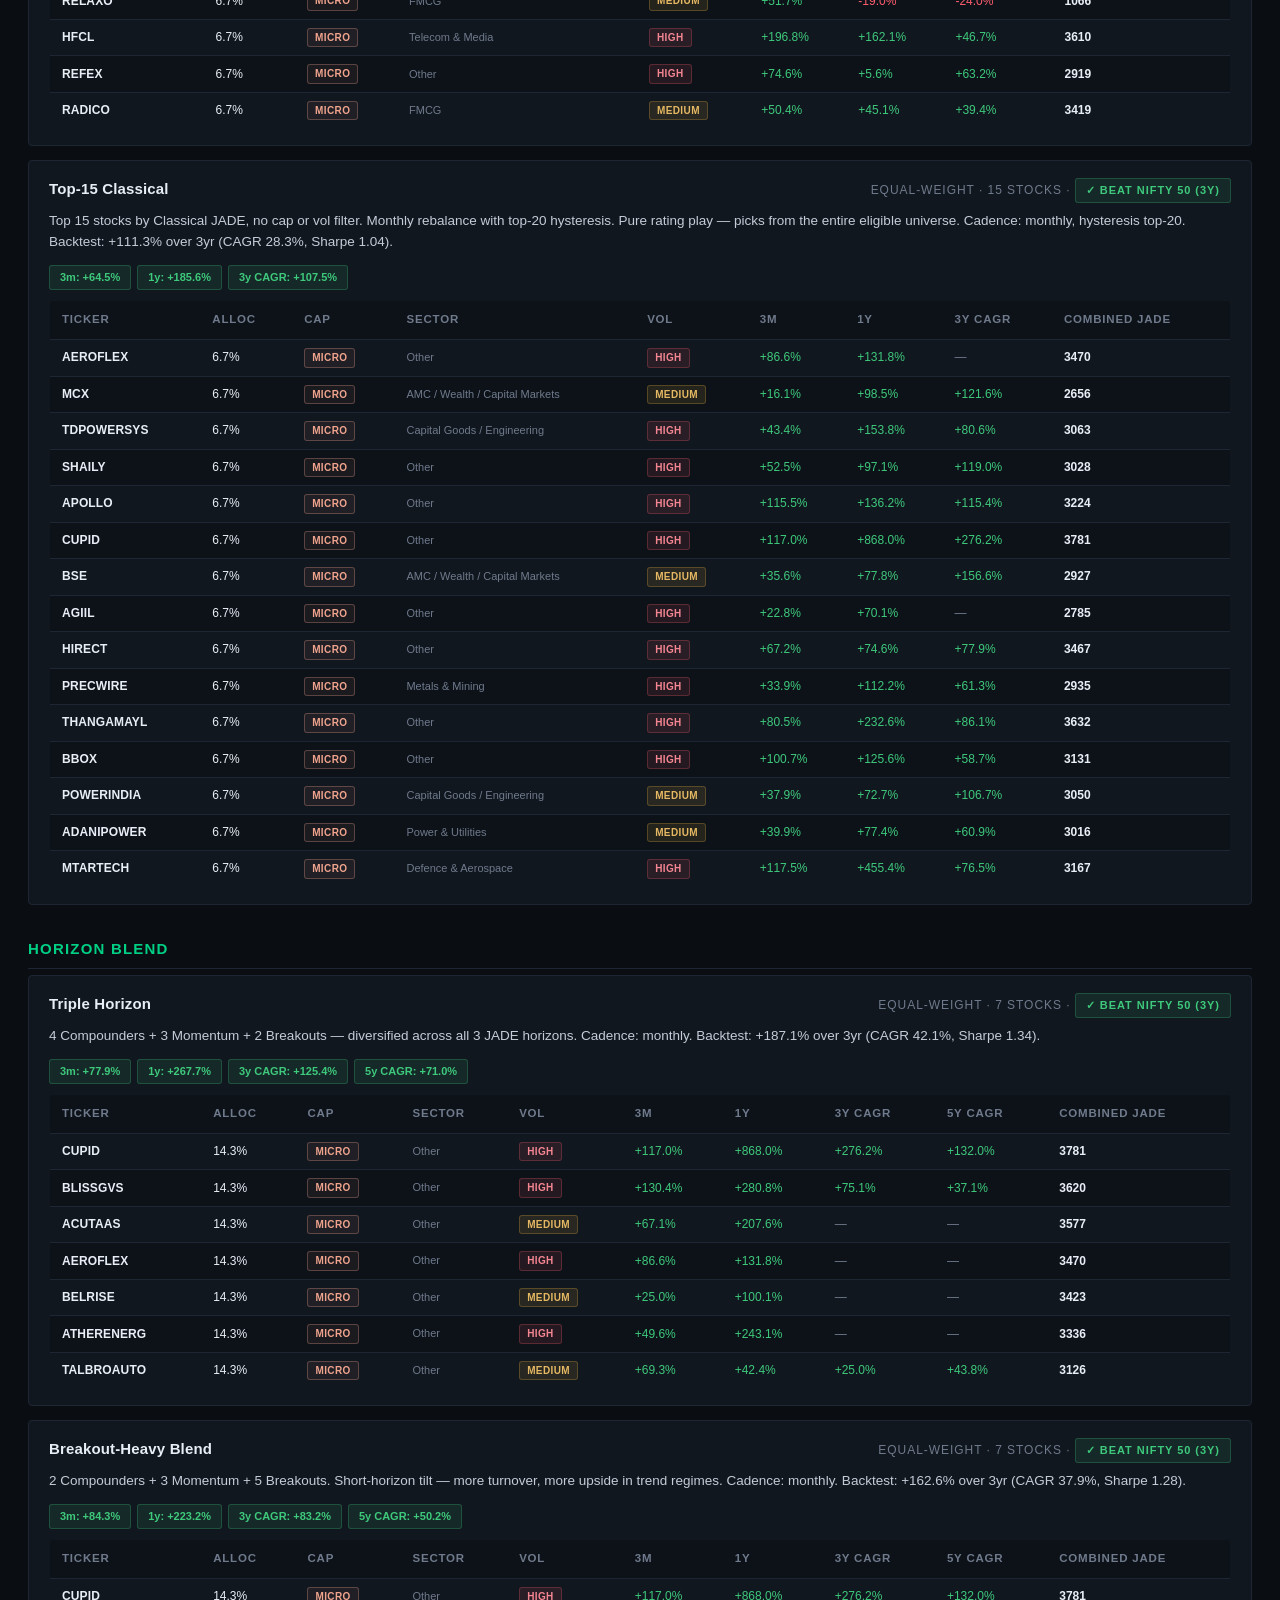
<file: bundles.html>
<!doctype html>
<html lang="en">
<head>
<meta charset="utf-8">
<meta name="viewport" content="width=device-width, initial-scale=1">
<title>Bundles — JADE Insights</title>
<link rel="stylesheet" href="css/site.css">
<script src="data.js"></script>
<script src="js/site.js" defer></script>

</head>
<body>

<div class="nav">
  <div class="nav-inner">
    <a class="brand" href="index.html">
      <span class="mark">J</span>
      <span class="logo">JADE</span>
      <span class="tagline">Insights</span>
    </a>
    <div class="nav-links"><a href="index.html" class="">Home</a><a href="leaderboard.html" class="">Leaderboard</a><a href="hall_of_fame.html" class="">Hall of Fame</a><a href="bundles.html" class="active">Bundles</a><a href="sectors.html" class="">Sectors</a><a href="trending.html" class="">Trending</a><a href="backtest.html" class="">Backtest</a><a href="methodology.html" class="">Methodology</a></div>
    <div class="nav-search">
      <span class="icon">⌕</span>
      <input id="global-search" type="text" placeholder="Search ticker or company…"
             autocomplete="off" spellcheck="false" />
      <span class="kbd">/</span>
      <div id="search-dropdown"></div>
    </div>
  </div>
</div>

<main>

<section class="hero">
  <h1>Investment Bundles</h1>
  <p>31 backtest-validated portfolios across system, volatility, cap-tier, sector,
  style and discovery categories. Equal-weighted unless noted. Pick one that
  matches your horizon and risk profile, or combine multiple.</p>
  <div class="bundle-filter" style="margin-top:14px;display:flex;gap:8px;align-items:center;flex-wrap:wrap">
    <span style="font-size:13px;color:var(--dim)">Show:</span>
    <button class="bf-btn active" data-mode="all" style="padding:6px 14px;border-radius:6px;border:1px solid var(--accent);background:var(--accent);color:#000;font-weight:600;cursor:pointer;font-size:12px">All 31</button>
    <button class="bf-btn" data-mode="beat" style="padding:6px 14px;border-radius:6px;border:1px solid rgba(255,255,255,0.15);background:rgba(255,255,255,0.05);color:var(--text);cursor:pointer;font-size:12px">Beat NIFTY 50 only (30)</button>
    <span style="font-size:12px;color:var(--dim)">Filters by 3-year backtest result.</span>
  </div>
</section>

<section>
<h2 style='color:var(--accent); margin-top:32px;'>Volatility</h2>
<div class="bundle" id="high_vol_all_star">
  <div class="bundle-head">
    <h3>High-Vol All-Star</h3>
    <div class="bundle-meta">equal-weight · 10 stocks · <span class="pill up" style="font-size:11px">✓ Beat NIFTY 50 (3y)</span></div>
  </div>
  <div class="bundle-thesis">Top 10 high-volatility names by Combined JADE. Weekly Thursday rebalance with top-15 hysteresis. Captures the high-beta cohort with strong rating support. Cadence: weekly Thu, hysteresis top-15. Backtest: +412.8% over 3yr (CAGR 72.6%, Sharpe 1.96).</div>
  <div class="pill-row"><span class='pill up'>1y: +242.4%</span><span class='pill up'>3y CAGR: +109.9%</span><span class='pill up'>5y CAGR: +85.3%</span></div>
  <table class="t" style="font-size:12px;"><thead><tr><th>Ticker</th><th>Alloc</th><th>Cap</th><th>Sector</th><th>Vol</th><th>1y</th><th>3y CAGR</th><th>5y CAGR</th><th>Combined JADE</th></tr></thead><tbody><tr><td><a class="ticker-link" href="stock.html?t=CUPID">CUPID</a></td><td>10.0%</td><td><span class="tag cap-micro">micro</span></td><td class='dim' style='font-size:11px;'>Other</td><td><span class="tag high">high</span></td><td class='up'>+868.0%</td><td class='up'>+276.2%</td><td class='up'>+132.0%</td><td><b>3781</b></td></tr><tr><td><a class="ticker-link" href="stock.html?t=KERNEX">KERNEX</a></td><td>10.0%</td><td><span class="tag cap-micro">micro</span></td><td class='dim' style='font-size:11px;'>Other</td><td><span class="tag high">high</span></td><td class='up'>+100.4%</td><td class='dim'>—</td><td class='dim'>—</td><td><b>3624</b></td></tr><tr><td><a class="ticker-link" href="stock.html?t=BLISSGVS">BLISSGVS</a></td><td>10.0%</td><td><span class="tag cap-micro">micro</span></td><td class='dim' style='font-size:11px;'>Other</td><td><span class="tag high">high</span></td><td class='up'>+280.8%</td><td class='up'>+75.1%</td><td class='up'>+37.1%</td><td><b>3620</b></td></tr><tr><td><a class="ticker-link" href="stock.html?t=AEROFLEX">AEROFLEX</a></td><td>10.0%</td><td><span class="tag cap-micro">micro</span></td><td class='dim' style='font-size:11px;'>Other</td><td><span class="tag high">high</span></td><td class='up'>+131.8%</td><td class='dim'>—</td><td class='dim'>—</td><td><b>3470</b></td></tr><tr><td><a class="ticker-link" href="stock.html?t=HIRECT">HIRECT</a></td><td>10.0%</td><td><span class="tag cap-micro">micro</span></td><td class='dim' style='font-size:11px;'>Other</td><td><span class="tag high">high</span></td><td class='up'>+74.6%</td><td class='up'>+77.9%</td><td class='up'>+69.6%</td><td><b>3467</b></td></tr><tr><td><a class="ticker-link" href="stock.html?t=APOLLO">APOLLO</a></td><td>10.0%</td><td><span class="tag cap-micro">micro</span></td><td class='dim' style='font-size:11px;'>Other</td><td><span class="tag high">high</span></td><td class='up'>+136.2%</td><td class='up'>+115.4%</td><td class='up'>+121.9%</td><td><b>3224</b></td></tr><tr><td><a class="ticker-link" href="stock.html?t=MTARTECH">MTARTECH</a></td><td>10.0%</td><td><span class="tag cap-micro">micro</span></td><td class='dim' style='font-size:11px;'>Defence &amp; Aerospace</td><td><span class="tag high">high</span></td><td class='up'>+455.4%</td><td class='up'>+76.5%</td><td class='up'>+57.5%</td><td><b>3167</b></td></tr><tr><td><a class="ticker-link" href="stock.html?t=BBOX">BBOX</a></td><td>10.0%</td><td><span class="tag cap-micro">micro</span></td><td class='dim' style='font-size:11px;'>Other</td><td><span class="tag high">high</span></td><td class='up'>+125.6%</td><td class='up'>+58.7%</td><td class='dim'>—</td><td><b>3131</b></td></tr><tr><td><a class="ticker-link" href="stock.html?t=TDPOWERSYS">TDPOWERSYS</a></td><td>10.0%</td><td><span class="tag cap-micro">micro</span></td><td class='dim' style='font-size:11px;'>Capital Goods / Engineering</td><td><span class="tag high">high</span></td><td class='up'>+153.8%</td><td class='up'>+80.6%</td><td class='up'>+93.4%</td><td><b>3063</b></td></tr><tr><td><a class="ticker-link" href="stock.html?t=SHAILY">SHAILY</a></td><td>10.0%</td><td><span class="tag cap-micro">micro</span></td><td class='dim' style='font-size:11px;'>Other</td><td><span class="tag high">high</span></td><td class='up'>+97.1%</td><td class='up'>+119.0%</td><td class='dim'>—</td><td><b>3028</b></td></tr></tbody></table>
</div>

<div class="bundle" id="high_vol_compounders">
  <div class="bundle-head">
    <h3>High-Vol Compounders</h3>
    <div class="bundle-meta">equal-weight · 10 stocks · <span class="pill up" style="font-size:11px">✓ Beat NIFTY 50 (3y)</span></div>
  </div>
  <div class="bundle-thesis">Top 10 high-volatility names by Classical JADE. Weekly Thursday rebalance with top-20 hysteresis. Captures the high-beta cohort with strong rating support. Cadence: weekly Thu, hysteresis top-20. Backtest: +267.5% over 3yr (CAGR 54.5%, Sharpe 1.54).</div>
  <div class="pill-row"><span class='pill up'>1y: +187.5%</span><span class='pill up'>3y CAGR: +102.9%</span><span class='pill up'>5y CAGR: +88.9%</span></div>
  <table class="t" style="font-size:12px;"><thead><tr><th>Ticker</th><th>Alloc</th><th>Cap</th><th>Sector</th><th>Vol</th><th>1y</th><th>3y CAGR</th><th>5y CAGR</th><th>Combined JADE</th></tr></thead><tbody><tr><td><a class="ticker-link" href="stock.html?t=TDPOWERSYS">TDPOWERSYS</a></td><td>10.0%</td><td><span class="tag cap-micro">micro</span></td><td class='dim' style='font-size:11px;'>Capital Goods / Engineering</td><td><span class="tag high">high</span></td><td class='up'>+153.8%</td><td class='up'>+80.6%</td><td class='up'>+93.4%</td><td><b>3063</b></td></tr><tr><td><a class="ticker-link" href="stock.html?t=SHAILY">SHAILY</a></td><td>10.0%</td><td><span class="tag cap-micro">micro</span></td><td class='dim' style='font-size:11px;'>Other</td><td><span class="tag high">high</span></td><td class='up'>+97.1%</td><td class='up'>+119.0%</td><td class='dim'>—</td><td><b>3028</b></td></tr><tr><td><a class="ticker-link" href="stock.html?t=APOLLO">APOLLO</a></td><td>10.0%</td><td><span class="tag cap-micro">micro</span></td><td class='dim' style='font-size:11px;'>Other</td><td><span class="tag high">high</span></td><td class='up'>+136.2%</td><td class='up'>+115.4%</td><td class='up'>+121.9%</td><td><b>3224</b></td></tr><tr><td><a class="ticker-link" href="stock.html?t=CUPID">CUPID</a></td><td>10.0%</td><td><span class="tag cap-micro">micro</span></td><td class='dim' style='font-size:11px;'>Other</td><td><span class="tag high">high</span></td><td class='up'>+868.0%</td><td class='up'>+276.2%</td><td class='up'>+132.0%</td><td><b>3781</b></td></tr><tr><td><a class="ticker-link" href="stock.html?t=HIRECT">HIRECT</a></td><td>10.0%</td><td><span class="tag cap-micro">micro</span></td><td class='dim' style='font-size:11px;'>Other</td><td><span class="tag high">high</span></td><td class='up'>+74.6%</td><td class='up'>+77.9%</td><td class='up'>+69.6%</td><td><b>3467</b></td></tr><tr><td><a class="ticker-link" href="stock.html?t=PRECWIRE">PRECWIRE</a></td><td>10.0%</td><td><span class="tag cap-micro">micro</span></td><td class='dim' style='font-size:11px;'>Metals &amp; Mining</td><td><span class="tag high">high</span></td><td class='up'>+112.2%</td><td class='up'>+61.3%</td><td class='up'>+75.8%</td><td><b>2935</b></td></tr><tr><td><a class="ticker-link" href="stock.html?t=THANGAMAYL">THANGAMAYL</a></td><td>10.0%</td><td><span class="tag cap-micro">micro</span></td><td class='dim' style='font-size:11px;'>Other</td><td><span class="tag high">high</span></td><td class='up'>+232.6%</td><td class='up'>+86.1%</td><td class='up'>+69.6%</td><td><b>3632</b></td></tr><tr><td><a class="ticker-link" href="stock.html?t=BBOX">BBOX</a></td><td>10.0%</td><td><span class="tag cap-micro">micro</span></td><td class='dim' style='font-size:11px;'>Other</td><td><span class="tag high">high</span></td><td class='up'>+125.6%</td><td class='up'>+58.7%</td><td class='dim'>—</td><td><b>3131</b></td></tr><tr><td><a class="ticker-link" href="stock.html?t=POCL">POCL</a></td><td>10.0%</td><td><span class="tag cap-micro">micro</span></td><td class='dim' style='font-size:11px;'>Other</td><td><span class="tag high">high</span></td><td class='up'>+41.7%</td><td class='up'>+91.0%</td><td class='dim'>—</td><td><b>2380</b></td></tr><tr><td><a class="ticker-link" href="stock.html?t=GOKULAGRO">GOKULAGRO</a></td><td>10.0%</td><td><span class="tag cap-micro">micro</span></td><td class='dim' style='font-size:11px;'>Other</td><td><span class="tag medium">medium</span></td><td class='up'>+33.5%</td><td class='up'>+62.7%</td><td class='up'>+60.2%</td><td><b>2362</b></td></tr></tbody></table>
</div>

<div class="bundle" id="medium_vol_compounders">
  <div class="bundle-head">
    <h3>Medium-Vol Compounders</h3>
    <div class="bundle-meta">equal-weight · 10 stocks · <span class="pill up" style="font-size:11px">✓ Beat NIFTY 50 (3y)</span></div>
  </div>
  <div class="bundle-thesis">Top 10 medium-volatility names by Classical JADE. Monthly rebalance with top-20 hysteresis. Sweet spot of return / drawdown for most investors. Cadence: monthly, hysteresis top-20. Backtest: +157.5% over 3yr (CAGR 37.0%, Sharpe 1.32).</div>
  <div class="pill-row"><span class='pill up'>1y: +81.4%</span><span class='pill up'>3y CAGR: +87.0%</span><span class='pill up'>5y CAGR: +71.9%</span></div>
  <table class="t" style="font-size:12px;"><thead><tr><th>Ticker</th><th>Alloc</th><th>Cap</th><th>Sector</th><th>Vol</th><th>1y</th><th>3y CAGR</th><th>5y CAGR</th><th>Combined JADE</th></tr></thead><tbody><tr><td><a class="ticker-link" href="stock.html?t=MCX">MCX</a></td><td>10.0%</td><td><span class="tag cap-micro">micro</span></td><td class='dim' style='font-size:11px;'>AMC / Wealth / Capital Markets</td><td><span class="tag medium">medium</span></td><td class='up'>+98.5%</td><td class='up'>+121.6%</td><td class='up'>+66.9%</td><td><b>2656</b></td></tr><tr><td><a class="ticker-link" href="stock.html?t=BSE">BSE</a></td><td>10.0%</td><td><span class="tag cap-micro">micro</span></td><td class='dim' style='font-size:11px;'>AMC / Wealth / Capital Markets</td><td><span class="tag medium">medium</span></td><td class='up'>+77.8%</td><td class='up'>+156.6%</td><td class='up'>+103.9%</td><td><b>2927</b></td></tr><tr><td><a class="ticker-link" href="stock.html?t=WELCORP">WELCORP</a></td><td>10.0%</td><td><span class="tag cap-micro">micro</span></td><td class='dim' style='font-size:11px;'>Metals &amp; Mining</td><td><span class="tag medium">medium</span></td><td class='up'>+67.1%</td><td class='up'>+73.8%</td><td class='up'>+70.3%</td><td><b>3585</b></td></tr><tr><td><a class="ticker-link" href="stock.html?t=POWERINDIA">POWERINDIA</a></td><td>10.0%</td><td><span class="tag cap-micro">micro</span></td><td class='dim' style='font-size:11px;'>Capital Goods / Engineering</td><td><span class="tag medium">medium</span></td><td class='up'>+72.7%</td><td class='up'>+106.7%</td><td class='up'>+76.9%</td><td><b>3050</b></td></tr><tr><td><a class="ticker-link" href="stock.html?t=SHRIPISTON">SHRIPISTON</a></td><td>10.0%</td><td><span class="tag cap-micro">micro</span></td><td class='dim' style='font-size:11px;'>Auto &amp; Components</td><td><span class="tag medium">medium</span></td><td class='up'>+73.9%</td><td class='up'>+61.1%</td><td class='dim'>—</td><td><b>3429</b></td></tr><tr><td><a class="ticker-link" href="stock.html?t=KIRLOSENG">KIRLOSENG</a></td><td>10.0%</td><td><span class="tag cap-micro">micro</span></td><td class='dim' style='font-size:11px;'>Capital Goods / Engineering</td><td><span class="tag medium">medium</span></td><td class='up'>+133.9%</td><td class='up'>+76.9%</td><td class='up'>+61.8%</td><td><b>3510</b></td></tr><tr><td><a class="ticker-link" href="stock.html?t=SYRMA">SYRMA</a></td><td>10.0%</td><td><span class="tag cap-micro">micro</span></td><td class='dim' style='font-size:11px;'>Consumer Durables / Electronics</td><td><span class="tag medium">medium</span></td><td class='up'>+86.3%</td><td class='up'>+51.8%</td><td class='dim'>—</td><td><b>3648</b></td></tr><tr><td><a class="ticker-link" href="stock.html?t=ADANIPOWER">ADANIPOWER</a></td><td>10.0%</td><td><span class="tag cap-micro">micro</span></td><td class='dim' style='font-size:11px;'>Power &amp; Utilities</td><td><span class="tag medium">medium</span></td><td class='up'>+77.4%</td><td class='up'>+60.9%</td><td class='up'>+72.4%</td><td><b>3016</b></td></tr><tr><td><a class="ticker-link" href="stock.html?t=WABAG">WABAG</a></td><td>10.0%</td><td><span class="tag cap-micro">micro</span></td><td class='dim' style='font-size:11px;'>Other</td><td><span class="tag medium">medium</span></td><td class='up'>+55.8%</td><td class='up'>+73.3%</td><td class='up'>+50.9%</td><td><b>3544</b></td></tr><tr><td><a class="ticker-link" href="stock.html?t=ADANIENSOL">ADANIENSOL</a></td><td>10.0%</td><td><span class="tag cap-micro">micro</span></td><td class='dim' style='font-size:11px;'>Other</td><td><span class="tag medium">medium</span></td><td class='up'>+70.6%</td><td class='dim'>—</td><td class='dim'>—</td><td><b>3217</b></td></tr></tbody></table>
</div>

<div class="bundle" id="medium_vol_all_star">
  <div class="bundle-head">
    <h3>Medium-Vol All-Star</h3>
    <div class="bundle-meta">equal-weight · 10 stocks · <span class="pill up" style="font-size:11px">✓ Beat NIFTY 50 (3y)</span></div>
  </div>
  <div class="bundle-thesis">Top 10 medium-volatility names by Combined JADE. Monthly rebalance with top-15 hysteresis. Sweet spot of return / drawdown for most investors. Cadence: monthly, hysteresis top-15. Backtest: +74.6% over 3yr (CAGR 20.4%, Sharpe 0.81).</div>
  <div class="pill-row"><span class='pill up'>1y: +89.3%</span><span class='pill up'>3y CAGR: +61.4%</span><span class='pill up'>5y CAGR: +57.8%</span></div>
  <table class="t" style="font-size:12px;"><thead><tr><th>Ticker</th><th>Alloc</th><th>Cap</th><th>Sector</th><th>Vol</th><th>1y</th><th>3y CAGR</th><th>5y CAGR</th><th>Combined JADE</th></tr></thead><tbody><tr><td><a class="ticker-link" href="stock.html?t=SYRMA">SYRMA</a></td><td>10.0%</td><td><span class="tag cap-micro">micro</span></td><td class='dim' style='font-size:11px;'>Consumer Durables / Electronics</td><td><span class="tag medium">medium</span></td><td class='up'>+86.3%</td><td class='up'>+51.8%</td><td class='dim'>—</td><td><b>3648</b></td></tr><tr><td><a class="ticker-link" href="stock.html?t=RPTECH">RPTECH</a></td><td>10.0%</td><td><span class="tag cap-micro">micro</span></td><td class='dim' style='font-size:11px;'>Other</td><td><span class="tag medium">medium</span></td><td class='up'>+157.5%</td><td class='dim'>—</td><td class='dim'>—</td><td><b>3632</b></td></tr><tr><td><a class="ticker-link" href="stock.html?t=ASTRAMICRO">ASTRAMICRO</a></td><td>10.0%</td><td><span class="tag cap-micro">micro</span></td><td class='dim' style='font-size:11px;'>Defence &amp; Aerospace</td><td><span class="tag medium">medium</span></td><td class='up'>+77.3%</td><td class='up'>+69.1%</td><td class='up'>+63.1%</td><td><b>3619</b></td></tr><tr><td><a class="ticker-link" href="stock.html?t=HFCL">HFCL</a></td><td>10.0%</td><td><span class="tag cap-micro">micro</span></td><td class='dim' style='font-size:11px;'>Telecom &amp; Media</td><td><span class="tag high">high</span></td><td class='up'>+162.1%</td><td class='up'>+46.7%</td><td class='up'>+11.9%</td><td><b>3610</b></td></tr><tr><td><a class="ticker-link" href="stock.html?t=WELCORP">WELCORP</a></td><td>10.0%</td><td><span class="tag cap-micro">micro</span></td><td class='dim' style='font-size:11px;'>Metals &amp; Mining</td><td><span class="tag medium">medium</span></td><td class='up'>+67.1%</td><td class='up'>+73.8%</td><td class='up'>+70.3%</td><td><b>3585</b></td></tr><tr><td><a class="ticker-link" href="stock.html?t=WABAG">WABAG</a></td><td>10.0%</td><td><span class="tag cap-micro">micro</span></td><td class='dim' style='font-size:11px;'>Other</td><td><span class="tag medium">medium</span></td><td class='up'>+55.8%</td><td class='up'>+73.3%</td><td class='up'>+50.9%</td><td><b>3544</b></td></tr><tr><td><a class="ticker-link" href="stock.html?t=KIRLOSENG">KIRLOSENG</a></td><td>10.0%</td><td><span class="tag cap-micro">micro</span></td><td class='dim' style='font-size:11px;'>Capital Goods / Engineering</td><td><span class="tag medium">medium</span></td><td class='up'>+133.9%</td><td class='up'>+76.9%</td><td class='up'>+61.8%</td><td><b>3510</b></td></tr><tr><td><a class="ticker-link" href="stock.html?t=APARINDS">APARINDS</a></td><td>10.0%</td><td><span class="tag cap-micro">micro</span></td><td class='dim' style='font-size:11px;'>Other</td><td><span class="tag medium">medium</span></td><td class='up'>+56.3%</td><td class='up'>+60.5%</td><td class='up'>+88.8%</td><td><b>3439</b></td></tr><tr><td><a class="ticker-link" href="stock.html?t=NUVAMA">NUVAMA</a></td><td>10.0%</td><td><span class="tag cap-micro">micro</span></td><td class='dim' style='font-size:11px;'>AMC / Wealth / Capital Markets</td><td><span class="tag medium">medium</span></td><td class='up'>+35.2%</td><td class='dim'>—</td><td class='dim'>—</td><td><b>3424</b></td></tr><tr><td><a class="ticker-link" href="stock.html?t=INDOBORAX">INDOBORAX</a></td><td>10.0%</td><td><span class="tag cap-micro">micro</span></td><td class='dim' style='font-size:11px;'>Other</td><td><span class="tag medium">medium</span></td><td class='up'>+61.8%</td><td class='up'>+38.9%</td><td class='dim'>—</td><td><b>3319</b></td></tr></tbody></table>
</div>

<div class="bundle" id="low_vol_compounders">
  <div class="bundle-head">
    <h3>Low-Vol Compounders</h3>
    <div class="bundle-meta">equal-weight · 10 stocks · <span class="pill" style="font-size:11px;background:rgba(248,113,113,0.18);color:#fca5a5">Underperformed NIFTY 50 (3y)</span></div>
  </div>
  <div class="bundle-thesis">Top 10 low-volatility names by Classical JADE. Monthly rebalance. Defensive bucket — smoother ride, smaller drawdowns. Cadence: monthly. Backtest: +52.2% over 3yr (CAGR 15.0%, Sharpe 0.94).</div>
  <div class="pill-row"><span class='pill up'>1y: +26.6%</span><span class='pill up'>3y CAGR: +24.3%</span><span class='pill up'>5y CAGR: +21.6%</span></div>
  <table class="t" style="font-size:12px;"><thead><tr><th>Ticker</th><th>Alloc</th><th>Cap</th><th>Sector</th><th>Vol</th><th>1y</th><th>3y CAGR</th><th>5y CAGR</th><th>Combined JADE</th></tr></thead><tbody><tr><td><a class="ticker-link" href="stock.html?t=FEDERALBNK">FEDERALBNK</a></td><td>10.0%</td><td><span class="tag cap-micro">micro</span></td><td class='dim' style='font-size:11px;'>Banks — Private</td><td><span class="tag low">low</span></td><td class='up'>+59.2%</td><td class='up'>+35.0%</td><td class='up'>+32.4%</td><td><b>3041</b></td></tr><tr><td><a class="ticker-link" href="stock.html?t=LUPIN">LUPIN</a></td><td>10.0%</td><td><span class="tag cap-micro">micro</span></td><td class='dim' style='font-size:11px;'>Pharma &amp; Healthcare</td><td><span class="tag low">low</span></td><td class='up'>+27.7%</td><td class='up'>+34.9%</td><td class='up'>+22.6%</td><td><b>1750</b></td></tr><tr><td><a class="ticker-link" href="stock.html?t=TORNTPHARM">TORNTPHARM</a></td><td>10.0%</td><td><span class="tag cap-micro">micro</span></td><td class='dim' style='font-size:11px;'>Pharma &amp; Healthcare</td><td><span class="tag low">low</span></td><td class='up'>+39.4%</td><td class='up'>+31.1%</td><td class='up'>+24.0%</td><td><b>2177</b></td></tr><tr><td><a class="ticker-link" href="stock.html?t=JBCHEPHARM">JBCHEPHARM</a></td><td>10.0%</td><td><span class="tag cap-micro">micro</span></td><td class='dim' style='font-size:11px;'>Pharma &amp; Healthcare</td><td><span class="tag low">low</span></td><td class='up'>+42.7%</td><td class='up'>+25.0%</td><td class='up'>+27.3%</td><td><b>2331</b></td></tr><tr><td><a class="ticker-link" href="stock.html?t=SBIN">SBIN</a></td><td>10.0%</td><td><span class="tag cap-micro">micro</span></td><td class='dim' style='font-size:11px;'>Banks — PSU</td><td><span class="tag low">low</span></td><td class='up'>+27.0%</td><td class='up'>+21.8%</td><td class='up'>+19.2%</td><td><b>1632</b></td></tr><tr><td><a class="ticker-link" href="stock.html?t=MAKEINDIA">MAKEINDIA</a></td><td>10.0%</td><td><span class="tag cap-micro">micro</span></td><td class='dim' style='font-size:11px;'>Other</td><td><span class="tag low">low</span></td><td class='up'>+10.9%</td><td class='dim'>—</td><td class='dim'>—</td><td><b>2340</b></td></tr><tr><td><a class="ticker-link" href="stock.html?t=JSWSTEEL">JSWSTEEL</a></td><td>10.0%</td><td><span class="tag cap-micro">micro</span></td><td class='dim' style='font-size:11px;'>Metals &amp; Mining</td><td><span class="tag low">low</span></td><td class='up'>+18.2%</td><td class='up'>+18.7%</td><td class='up'>+14.6%</td><td><b>2044</b></td></tr><tr><td><a class="ticker-link" href="stock.html?t=SUNPHARMA">SUNPHARMA</a></td><td>10.0%</td><td><span class="tag cap-micro">micro</span></td><td class='dim' style='font-size:11px;'>Pharma &amp; Healthcare</td><td><span class="tag low">low</span></td><td class='up'>+11.4%</td><td class='up'>+17.1%</td><td class='up'>+18.6%</td><td><b>1938</b></td></tr><tr><td><a class="ticker-link" href="stock.html?t=LT">LT</a></td><td>10.0%</td><td><span class="tag cap-micro">micro</span></td><td class='dim' style='font-size:11px;'>Infrastructure &amp; Construction</td><td><span class="tag low">low</span></td><td class='up'>+17.0%</td><td class='up'>+16.3%</td><td class='up'>+19.9%</td><td><b>2432</b></td></tr><tr><td><a class="ticker-link" href="stock.html?t=GRASIM">GRASIM</a></td><td>10.0%</td><td><span class="tag cap-micro">micro</span></td><td class='dim' style='font-size:11px;'>Cement &amp; Building Materials</td><td><span class="tag low">low</span></td><td class='up'>+12.2%</td><td class='up'>+18.7%</td><td class='up'>+15.6%</td><td><b>2449</b></td></tr></tbody></table>
</div>
<h2 style='color:var(--accent); margin-top:32px;'>Cap Tier</h2>
<div class="bundle" id="micro_cap_momentum">
  <div class="bundle-head">
    <h3>Micro-Cap Momentum</h3>
    <div class="bundle-meta">equal-weight · 10 stocks · <span class="pill up" style="font-size:11px">✓ Beat NIFTY 50 (3y)</span></div>
  </div>
  <div class="bundle-thesis">Top 10 micro-caps by Rapid JADE. Monthly rebalance with top-15 hysteresis (keep-band reduces churn). Backtest-validated over 3 years. Cadence: monthly, hysteresis top-15. Backtest: +128.0% over 3yr (CAGR 31.6%, Sharpe 1.14).</div>
  <div class="pill-row"><span class='pill up'>1y: +224.3%</span><span class='pill up'>3y CAGR: +89.0%</span><span class='pill up'>5y CAGR: +59.8%</span></div>
  <table class="t" style="font-size:12px;"><thead><tr><th>Ticker</th><th>Alloc</th><th>Cap</th><th>Sector</th><th>Vol</th><th>1y</th><th>3y CAGR</th><th>5y CAGR</th><th>Combined JADE</th></tr></thead><tbody><tr><td><a class="ticker-link" href="stock.html?t=KERNEX">KERNEX</a></td><td>10.0%</td><td><span class="tag cap-micro">micro</span></td><td class='dim' style='font-size:11px;'>Other</td><td><span class="tag high">high</span></td><td class='up'>+100.4%</td><td class='dim'>—</td><td class='dim'>—</td><td><b>3624</b></td></tr><tr><td><a class="ticker-link" href="stock.html?t=MTARTECH">MTARTECH</a></td><td>10.0%</td><td><span class="tag cap-micro">micro</span></td><td class='dim' style='font-size:11px;'>Defence &amp; Aerospace</td><td><span class="tag high">high</span></td><td class='up'>+455.4%</td><td class='up'>+76.5%</td><td class='up'>+57.5%</td><td><b>3167</b></td></tr><tr><td><a class="ticker-link" href="stock.html?t=AEROFLEX">AEROFLEX</a></td><td>10.0%</td><td><span class="tag cap-micro">micro</span></td><td class='dim' style='font-size:11px;'>Other</td><td><span class="tag high">high</span></td><td class='up'>+131.8%</td><td class='dim'>—</td><td class='dim'>—</td><td><b>3470</b></td></tr><tr><td><a class="ticker-link" href="stock.html?t=CUPID">CUPID</a></td><td>10.0%</td><td><span class="tag cap-micro">micro</span></td><td class='dim' style='font-size:11px;'>Other</td><td><span class="tag high">high</span></td><td class='up'>+868.0%</td><td class='up'>+276.2%</td><td class='up'>+132.0%</td><td><b>3781</b></td></tr><tr><td><a class="ticker-link" href="stock.html?t=BBOX">BBOX</a></td><td>10.0%</td><td><span class="tag cap-micro">micro</span></td><td class='dim' style='font-size:11px;'>Other</td><td><span class="tag high">high</span></td><td class='up'>+125.6%</td><td class='up'>+58.7%</td><td class='dim'>—</td><td><b>3131</b></td></tr><tr><td><a class="ticker-link" href="stock.html?t=BAJAJCON">BAJAJCON</a></td><td>10.0%</td><td><span class="tag cap-micro">micro</span></td><td class='dim' style='font-size:11px;'>Other</td><td><span class="tag high">high</span></td><td class='up'>+157.4%</td><td class='up'>+37.9%</td><td class='up'>+19.5%</td><td><b>3082</b></td></tr><tr><td><a class="ticker-link" href="stock.html?t=BLISSGVS">BLISSGVS</a></td><td>10.0%</td><td><span class="tag cap-micro">micro</span></td><td class='dim' style='font-size:11px;'>Other</td><td><span class="tag high">high</span></td><td class='up'>+280.8%</td><td class='up'>+75.1%</td><td class='up'>+37.1%</td><td><b>3620</b></td></tr><tr><td><a class="ticker-link" href="stock.html?t=WABAG">WABAG</a></td><td>10.0%</td><td><span class="tag cap-micro">micro</span></td><td class='dim' style='font-size:11px;'>Other</td><td><span class="tag medium">medium</span></td><td class='up'>+55.8%</td><td class='up'>+73.3%</td><td class='up'>+50.9%</td><td><b>3544</b></td></tr><tr><td><a class="ticker-link" href="stock.html?t=APARINDS">APARINDS</a></td><td>10.0%</td><td><span class="tag cap-micro">micro</span></td><td class='dim' style='font-size:11px;'>Other</td><td><span class="tag medium">medium</span></td><td class='up'>+56.3%</td><td class='up'>+60.5%</td><td class='up'>+88.8%</td><td><b>3439</b></td></tr><tr><td><a class="ticker-link" href="stock.html?t=NACLIND">NACLIND</a></td><td>10.0%</td><td><span class="tag cap-micro">micro</span></td><td class='dim' style='font-size:11px;'>Other</td><td><span class="tag high">high</span></td><td class='up'>+12.0%</td><td class='up'>+54.0%</td><td class='up'>+33.0%</td><td><b>3417</b></td></tr></tbody></table>
</div>

<div class="bundle" id="micro_cap_all_star">
  <div class="bundle-head">
    <h3>Micro-Cap All-Star</h3>
    <div class="bundle-meta">equal-weight · 10 stocks · <span class="pill up" style="font-size:11px">✓ Beat NIFTY 50 (3y)</span></div>
  </div>
  <div class="bundle-thesis">Top 10 micro-caps by Combined JADE. Monthly rebalance. Backtest-validated over 3 years. Cadence: monthly. Backtest: +116.2% over 3yr (CAGR 29.3%, Sharpe 1.08).</div>
  <div class="pill-row"><span class='pill up'>1y: +192.4%</span><span class='pill up'>3y CAGR: +92.9%</span><span class='pill up'>5y CAGR: +61.0%</span></div>
  <table class="t" style="font-size:12px;"><thead><tr><th>Ticker</th><th>Alloc</th><th>Cap</th><th>Sector</th><th>Vol</th><th>1y</th><th>3y CAGR</th><th>5y CAGR</th><th>Combined JADE</th></tr></thead><tbody><tr><td><a class="ticker-link" href="stock.html?t=CUPID">CUPID</a></td><td>10.0%</td><td><span class="tag cap-micro">micro</span></td><td class='dim' style='font-size:11px;'>Other</td><td><span class="tag high">high</span></td><td class='up'>+868.0%</td><td class='up'>+276.2%</td><td class='up'>+132.0%</td><td><b>3781</b></td></tr><tr><td><a class="ticker-link" href="stock.html?t=SYRMA">SYRMA</a></td><td>10.0%</td><td><span class="tag cap-micro">micro</span></td><td class='dim' style='font-size:11px;'>Consumer Durables / Electronics</td><td><span class="tag medium">medium</span></td><td class='up'>+86.3%</td><td class='up'>+51.8%</td><td class='dim'>—</td><td><b>3648</b></td></tr><tr><td><a class="ticker-link" href="stock.html?t=RPTECH">RPTECH</a></td><td>10.0%</td><td><span class="tag cap-micro">micro</span></td><td class='dim' style='font-size:11px;'>Other</td><td><span class="tag medium">medium</span></td><td class='up'>+157.5%</td><td class='dim'>—</td><td class='dim'>—</td><td><b>3632</b></td></tr><tr><td><a class="ticker-link" href="stock.html?t=BLISSGVS">BLISSGVS</a></td><td>10.0%</td><td><span class="tag cap-micro">micro</span></td><td class='dim' style='font-size:11px;'>Other</td><td><span class="tag high">high</span></td><td class='up'>+280.8%</td><td class='up'>+75.1%</td><td class='up'>+37.1%</td><td><b>3620</b></td></tr><tr><td><a class="ticker-link" href="stock.html?t=ASTRAMICRO">ASTRAMICRO</a></td><td>10.0%</td><td><span class="tag cap-micro">micro</span></td><td class='dim' style='font-size:11px;'>Defence &amp; Aerospace</td><td><span class="tag medium">medium</span></td><td class='up'>+77.3%</td><td class='up'>+69.1%</td><td class='up'>+63.1%</td><td><b>3619</b></td></tr><tr><td><a class="ticker-link" href="stock.html?t=HFCL">HFCL</a></td><td>10.0%</td><td><span class="tag cap-micro">micro</span></td><td class='dim' style='font-size:11px;'>Telecom &amp; Media</td><td><span class="tag high">high</span></td><td class='up'>+162.1%</td><td class='up'>+46.7%</td><td class='up'>+11.9%</td><td><b>3610</b></td></tr><tr><td><a class="ticker-link" href="stock.html?t=WELCORP">WELCORP</a></td><td>10.0%</td><td><span class="tag cap-micro">micro</span></td><td class='dim' style='font-size:11px;'>Metals &amp; Mining</td><td><span class="tag medium">medium</span></td><td class='up'>+67.1%</td><td class='up'>+73.8%</td><td class='up'>+70.3%</td><td><b>3585</b></td></tr><tr><td><a class="ticker-link" href="stock.html?t=WABAG">WABAG</a></td><td>10.0%</td><td><span class="tag cap-micro">micro</span></td><td class='dim' style='font-size:11px;'>Other</td><td><span class="tag medium">medium</span></td><td class='up'>+55.8%</td><td class='up'>+73.3%</td><td class='up'>+50.9%</td><td><b>3544</b></td></tr><tr><td><a class="ticker-link" href="stock.html?t=KIRLOSENG">KIRLOSENG</a></td><td>10.0%</td><td><span class="tag cap-micro">micro</span></td><td class='dim' style='font-size:11px;'>Capital Goods / Engineering</td><td><span class="tag medium">medium</span></td><td class='up'>+133.9%</td><td class='up'>+76.9%</td><td class='up'>+61.8%</td><td><b>3510</b></td></tr><tr><td><a class="ticker-link" href="stock.html?t=NUVAMA">NUVAMA</a></td><td>10.0%</td><td><span class="tag cap-micro">micro</span></td><td class='dim' style='font-size:11px;'>AMC / Wealth / Capital Markets</td><td><span class="tag medium">medium</span></td><td class='up'>+35.2%</td><td class='dim'>—</td><td class='dim'>—</td><td><b>3424</b></td></tr></tbody></table>
</div>

<div class="bundle" id="micro_cap_compounders">
  <div class="bundle-head">
    <h3>Micro-Cap Compounders</h3>
    <div class="bundle-meta">equal-weight · 10 stocks · <span class="pill up" style="font-size:11px">✓ Beat NIFTY 50 (3y)</span></div>
  </div>
  <div class="bundle-thesis">Top 10 micro-caps by Classical JADE. Monthly rebalance with top-15 hysteresis (keep-band reduces churn). Backtest-validated over 3 years. Cadence: monthly, hysteresis top-15. Backtest: +76.7% over 3yr (CAGR 20.9%, Sharpe 0.82).</div>
  <div class="pill-row"><span class='pill up'>1y: +197.6%</span><span class='pill up'>3y CAGR: +115.4%</span><span class='pill up'>5y CAGR: +91.6%</span></div>
  <table class="t" style="font-size:12px;"><thead><tr><th>Ticker</th><th>Alloc</th><th>Cap</th><th>Sector</th><th>Vol</th><th>1y</th><th>3y CAGR</th><th>5y CAGR</th><th>Combined JADE</th></tr></thead><tbody><tr><td><a class="ticker-link" href="stock.html?t=MCX">MCX</a></td><td>10.0%</td><td><span class="tag cap-micro">micro</span></td><td class='dim' style='font-size:11px;'>AMC / Wealth / Capital Markets</td><td><span class="tag medium">medium</span></td><td class='up'>+98.5%</td><td class='up'>+121.6%</td><td class='up'>+66.9%</td><td><b>2656</b></td></tr><tr><td><a class="ticker-link" href="stock.html?t=TDPOWERSYS">TDPOWERSYS</a></td><td>10.0%</td><td><span class="tag cap-micro">micro</span></td><td class='dim' style='font-size:11px;'>Capital Goods / Engineering</td><td><span class="tag high">high</span></td><td class='up'>+153.8%</td><td class='up'>+80.6%</td><td class='up'>+93.4%</td><td><b>3063</b></td></tr><tr><td><a class="ticker-link" href="stock.html?t=SHAILY">SHAILY</a></td><td>10.0%</td><td><span class="tag cap-micro">micro</span></td><td class='dim' style='font-size:11px;'>Other</td><td><span class="tag high">high</span></td><td class='up'>+97.1%</td><td class='up'>+119.0%</td><td class='dim'>—</td><td><b>3028</b></td></tr><tr><td><a class="ticker-link" href="stock.html?t=APOLLO">APOLLO</a></td><td>10.0%</td><td><span class="tag cap-micro">micro</span></td><td class='dim' style='font-size:11px;'>Other</td><td><span class="tag high">high</span></td><td class='up'>+136.2%</td><td class='up'>+115.4%</td><td class='up'>+121.9%</td><td><b>3224</b></td></tr><tr><td><a class="ticker-link" href="stock.html?t=CUPID">CUPID</a></td><td>10.0%</td><td><span class="tag cap-micro">micro</span></td><td class='dim' style='font-size:11px;'>Other</td><td><span class="tag high">high</span></td><td class='up'>+868.0%</td><td class='up'>+276.2%</td><td class='up'>+132.0%</td><td><b>3781</b></td></tr><tr><td><a class="ticker-link" href="stock.html?t=BSE">BSE</a></td><td>10.0%</td><td><span class="tag cap-micro">micro</span></td><td class='dim' style='font-size:11px;'>AMC / Wealth / Capital Markets</td><td><span class="tag medium">medium</span></td><td class='up'>+77.8%</td><td class='up'>+156.6%</td><td class='up'>+103.9%</td><td><b>2927</b></td></tr><tr><td><a class="ticker-link" href="stock.html?t=HIRECT">HIRECT</a></td><td>10.0%</td><td><span class="tag cap-micro">micro</span></td><td class='dim' style='font-size:11px;'>Other</td><td><span class="tag high">high</span></td><td class='up'>+74.6%</td><td class='up'>+77.9%</td><td class='up'>+69.6%</td><td><b>3467</b></td></tr><tr><td><a class="ticker-link" href="stock.html?t=PRECWIRE">PRECWIRE</a></td><td>10.0%</td><td><span class="tag cap-micro">micro</span></td><td class='dim' style='font-size:11px;'>Metals &amp; Mining</td><td><span class="tag high">high</span></td><td class='up'>+112.2%</td><td class='up'>+61.3%</td><td class='up'>+75.8%</td><td><b>2935</b></td></tr><tr><td><a class="ticker-link" href="stock.html?t=THANGAMAYL">THANGAMAYL</a></td><td>10.0%</td><td><span class="tag cap-micro">micro</span></td><td class='dim' style='font-size:11px;'>Other</td><td><span class="tag high">high</span></td><td class='up'>+232.6%</td><td class='up'>+86.1%</td><td class='up'>+69.6%</td><td><b>3632</b></td></tr><tr><td><a class="ticker-link" href="stock.html?t=BBOX">BBOX</a></td><td>10.0%</td><td><span class="tag cap-micro">micro</span></td><td class='dim' style='font-size:11px;'>Other</td><td><span class="tag high">high</span></td><td class='up'>+125.6%</td><td class='up'>+58.7%</td><td class='dim'>—</td><td><b>3131</b></td></tr></tbody></table>
</div>
<h2 style='color:var(--accent); margin-top:32px;'>Sector</h2>
<div class="bundle" id="sector_diversified">
  <div class="bundle-head">
    <h3>Sector-Diversified</h3>
    <div class="bundle-meta">equal-weight · 10 stocks · <span class="pill up" style="font-size:11px">✓ Beat NIFTY 50 (3y)</span></div>
  </div>
  <div class="bundle-thesis">Top 10 with max 2 stocks per sector. Hard cap on concentration risk. Cadence: monthly, hysteresis top-20. Backtest: +170.2% over 3yr (CAGR 39.2%, Sharpe 1.29).</div>
  <div class="pill-row"><span class='pill up'>1y: +166.5%</span><span class='pill up'>3y CAGR: +92.6%</span><span class='pill up'>5y CAGR: +64.1%</span></div>
  <table class="t" style="font-size:12px;"><thead><tr><th>Ticker</th><th>Alloc</th><th>Cap</th><th>Sector</th><th>Vol</th><th>1y</th><th>3y CAGR</th><th>5y CAGR</th><th>Combined JADE</th></tr></thead><tbody><tr><td><a class="ticker-link" href="stock.html?t=CUPID">CUPID</a></td><td>10.0%</td><td><span class="tag cap-micro">micro</span></td><td class='dim' style='font-size:11px;'>Other</td><td><span class="tag high">high</span></td><td class='up'>+868.0%</td><td class='up'>+276.2%</td><td class='up'>+132.0%</td><td><b>3781</b></td></tr><tr><td><a class="ticker-link" href="stock.html?t=SENORES">SENORES</a></td><td>10.0%</td><td><span class="tag cap-micro">micro</span></td><td class='dim' style='font-size:11px;'>Other</td><td><span class="tag medium">medium</span></td><td class='up'>+117.5%</td><td class='dim'>—</td><td class='dim'>—</td><td><b>3659</b></td></tr><tr><td><a class="ticker-link" href="stock.html?t=SYRMA">SYRMA</a></td><td>10.0%</td><td><span class="tag cap-micro">micro</span></td><td class='dim' style='font-size:11px;'>Consumer Durables / Electronics</td><td><span class="tag medium">medium</span></td><td class='up'>+86.3%</td><td class='up'>+51.8%</td><td class='dim'>—</td><td><b>3648</b></td></tr><tr><td><a class="ticker-link" href="stock.html?t=ASTRAMICRO">ASTRAMICRO</a></td><td>10.0%</td><td><span class="tag cap-micro">micro</span></td><td class='dim' style='font-size:11px;'>Defence &amp; Aerospace</td><td><span class="tag medium">medium</span></td><td class='up'>+77.3%</td><td class='up'>+69.1%</td><td class='up'>+63.1%</td><td><b>3619</b></td></tr><tr><td><a class="ticker-link" href="stock.html?t=HFCL">HFCL</a></td><td>10.0%</td><td><span class="tag cap-micro">micro</span></td><td class='dim' style='font-size:11px;'>Telecom &amp; Media</td><td><span class="tag high">high</span></td><td class='up'>+162.1%</td><td class='up'>+46.7%</td><td class='up'>+11.9%</td><td><b>3610</b></td></tr><tr><td><a class="ticker-link" href="stock.html?t=WELCORP">WELCORP</a></td><td>10.0%</td><td><span class="tag cap-micro">micro</span></td><td class='dim' style='font-size:11px;'>Metals &amp; Mining</td><td><span class="tag medium">medium</span></td><td class='up'>+67.1%</td><td class='up'>+73.8%</td><td class='up'>+70.3%</td><td><b>3585</b></td></tr><tr><td><a class="ticker-link" href="stock.html?t=KIRLOSENG">KIRLOSENG</a></td><td>10.0%</td><td><span class="tag cap-micro">micro</span></td><td class='dim' style='font-size:11px;'>Capital Goods / Engineering</td><td><span class="tag medium">medium</span></td><td class='up'>+133.9%</td><td class='up'>+76.9%</td><td class='up'>+61.8%</td><td><b>3510</b></td></tr><tr><td><a class="ticker-link" href="stock.html?t=NUVAMA">NUVAMA</a></td><td>10.0%</td><td><span class="tag cap-micro">micro</span></td><td class='dim' style='font-size:11px;'>AMC / Wealth / Capital Markets</td><td><span class="tag medium">medium</span></td><td class='up'>+35.2%</td><td class='dim'>—</td><td class='dim'>—</td><td><b>3424</b></td></tr><tr><td><a class="ticker-link" href="stock.html?t=RADICO">RADICO</a></td><td>10.0%</td><td><span class="tag cap-micro">micro</span></td><td class='dim' style='font-size:11px;'>FMCG</td><td><span class="tag medium">medium</span></td><td class='up'>+45.1%</td><td class='up'>+39.4%</td><td class='up'>+32.9%</td><td><b>3419</b></td></tr><tr><td><a class="ticker-link" href="stock.html?t=POWERINDIA">POWERINDIA</a></td><td>10.0%</td><td><span class="tag cap-micro">micro</span></td><td class='dim' style='font-size:11px;'>Capital Goods / Engineering</td><td><span class="tag medium">medium</span></td><td class='up'>+72.7%</td><td class='up'>+106.7%</td><td class='up'>+76.9%</td><td><b>3050</b></td></tr></tbody></table>
</div>

<div class="bundle" id="strictly_diversified">
  <div class="bundle-head">
    <h3>Strictly Diversified</h3>
    <div class="bundle-meta">equal-weight · 10 stocks · <span class="pill up" style="font-size:11px">✓ Beat NIFTY 50 (3y)</span></div>
  </div>
  <div class="bundle-thesis">Top 10 with a hard cap of 1 stock per sector — lowest possible sector correlation. Cadence: monthly, hysteresis top-20. Backtest: +130.9% over 3yr (CAGR 32.1%, Sharpe 1.15).</div>
  <div class="pill-row"><span class='pill up'>1y: +162.6%</span><span class='pill up'>3y CAGR: +84.0%</span><span class='pill up'>5y CAGR: +63.5%</span></div>
  <table class="t" style="font-size:12px;"><thead><tr><th>Ticker</th><th>Alloc</th><th>Cap</th><th>Sector</th><th>Vol</th><th>1y</th><th>3y CAGR</th><th>5y CAGR</th><th>Combined JADE</th></tr></thead><tbody><tr><td><a class="ticker-link" href="stock.html?t=CUPID">CUPID</a></td><td>10.0%</td><td><span class="tag cap-micro">micro</span></td><td class='dim' style='font-size:11px;'>Other</td><td><span class="tag high">high</span></td><td class='up'>+868.0%</td><td class='up'>+276.2%</td><td class='up'>+132.0%</td><td><b>3781</b></td></tr><tr><td><a class="ticker-link" href="stock.html?t=SYRMA">SYRMA</a></td><td>10.0%</td><td><span class="tag cap-micro">micro</span></td><td class='dim' style='font-size:11px;'>Consumer Durables / Electronics</td><td><span class="tag medium">medium</span></td><td class='up'>+86.3%</td><td class='up'>+51.8%</td><td class='dim'>—</td><td><b>3648</b></td></tr><tr><td><a class="ticker-link" href="stock.html?t=ASTRAMICRO">ASTRAMICRO</a></td><td>10.0%</td><td><span class="tag cap-micro">micro</span></td><td class='dim' style='font-size:11px;'>Defence &amp; Aerospace</td><td><span class="tag medium">medium</span></td><td class='up'>+77.3%</td><td class='up'>+69.1%</td><td class='up'>+63.1%</td><td><b>3619</b></td></tr><tr><td><a class="ticker-link" href="stock.html?t=HFCL">HFCL</a></td><td>10.0%</td><td><span class="tag cap-micro">micro</span></td><td class='dim' style='font-size:11px;'>Telecom &amp; Media</td><td><span class="tag high">high</span></td><td class='up'>+162.1%</td><td class='up'>+46.7%</td><td class='up'>+11.9%</td><td><b>3610</b></td></tr><tr><td><a class="ticker-link" href="stock.html?t=WELCORP">WELCORP</a></td><td>10.0%</td><td><span class="tag cap-micro">micro</span></td><td class='dim' style='font-size:11px;'>Metals &amp; Mining</td><td><span class="tag medium">medium</span></td><td class='up'>+67.1%</td><td class='up'>+73.8%</td><td class='up'>+70.3%</td><td><b>3585</b></td></tr><tr><td><a class="ticker-link" href="stock.html?t=KIRLOSENG">KIRLOSENG</a></td><td>10.0%</td><td><span class="tag cap-micro">micro</span></td><td class='dim' style='font-size:11px;'>Capital Goods / Engineering</td><td><span class="tag medium">medium</span></td><td class='up'>+133.9%</td><td class='up'>+76.9%</td><td class='up'>+61.8%</td><td><b>3510</b></td></tr><tr><td><a class="ticker-link" href="stock.html?t=SHRIPISTON">SHRIPISTON</a></td><td>10.0%</td><td><span class="tag cap-micro">micro</span></td><td class='dim' style='font-size:11px;'>Auto &amp; Components</td><td><span class="tag medium">medium</span></td><td class='up'>+73.9%</td><td class='up'>+61.1%</td><td class='dim'>—</td><td><b>3429</b></td></tr><tr><td><a class="ticker-link" href="stock.html?t=NUVAMA">NUVAMA</a></td><td>10.0%</td><td><span class="tag cap-micro">micro</span></td><td class='dim' style='font-size:11px;'>AMC / Wealth / Capital Markets</td><td><span class="tag medium">medium</span></td><td class='up'>+35.2%</td><td class='dim'>—</td><td class='dim'>—</td><td><b>3424</b></td></tr><tr><td><a class="ticker-link" href="stock.html?t=RADICO">RADICO</a></td><td>10.0%</td><td><span class="tag cap-micro">micro</span></td><td class='dim' style='font-size:11px;'>FMCG</td><td><span class="tag medium">medium</span></td><td class='up'>+45.1%</td><td class='up'>+39.4%</td><td class='up'>+32.9%</td><td><b>3419</b></td></tr><tr><td><a class="ticker-link" href="stock.html?t=ADANIPOWER">ADANIPOWER</a></td><td>10.0%</td><td><span class="tag cap-micro">micro</span></td><td class='dim' style='font-size:11px;'>Power &amp; Utilities</td><td><span class="tag medium">medium</span></td><td class='up'>+77.4%</td><td class='up'>+60.9%</td><td class='up'>+72.4%</td><td><b>3016</b></td></tr></tbody></table>
</div>

<div class="bundle" id="one_per_sector">
  <div class="bundle-head">
    <h3>One Per Sector</h3>
    <div class="bundle-meta">equal-weight · 10 stocks · <span class="pill up" style="font-size:11px">✓ Beat NIFTY 50 (3y)</span></div>
  </div>
  <div class="bundle-thesis">Best single stock from each of the top 10 sectors. Max diversification, equal sector weight. Cadence: monthly, hysteresis top-20. Backtest: +130.9% over 3yr (CAGR 32.1%, Sharpe 1.15).</div>
  <div class="pill-row"><span class='pill up'>1y: +162.6%</span><span class='pill up'>3y CAGR: +84.0%</span><span class='pill up'>5y CAGR: +63.5%</span></div>
  <table class="t" style="font-size:12px;"><thead><tr><th>Ticker</th><th>Alloc</th><th>Cap</th><th>Sector</th><th>Vol</th><th>1y</th><th>3y CAGR</th><th>5y CAGR</th><th>Combined JADE</th></tr></thead><tbody><tr><td><a class="ticker-link" href="stock.html?t=CUPID">CUPID</a></td><td>10.0%</td><td><span class="tag cap-micro">micro</span></td><td class='dim' style='font-size:11px;'>Other</td><td><span class="tag high">high</span></td><td class='up'>+868.0%</td><td class='up'>+276.2%</td><td class='up'>+132.0%</td><td><b>3781</b></td></tr><tr><td><a class="ticker-link" href="stock.html?t=SYRMA">SYRMA</a></td><td>10.0%</td><td><span class="tag cap-micro">micro</span></td><td class='dim' style='font-size:11px;'>Consumer Durables / Electronics</td><td><span class="tag medium">medium</span></td><td class='up'>+86.3%</td><td class='up'>+51.8%</td><td class='dim'>—</td><td><b>3648</b></td></tr><tr><td><a class="ticker-link" href="stock.html?t=ASTRAMICRO">ASTRAMICRO</a></td><td>10.0%</td><td><span class="tag cap-micro">micro</span></td><td class='dim' style='font-size:11px;'>Defence &amp; Aerospace</td><td><span class="tag medium">medium</span></td><td class='up'>+77.3%</td><td class='up'>+69.1%</td><td class='up'>+63.1%</td><td><b>3619</b></td></tr><tr><td><a class="ticker-link" href="stock.html?t=HFCL">HFCL</a></td><td>10.0%</td><td><span class="tag cap-micro">micro</span></td><td class='dim' style='font-size:11px;'>Telecom &amp; Media</td><td><span class="tag high">high</span></td><td class='up'>+162.1%</td><td class='up'>+46.7%</td><td class='up'>+11.9%</td><td><b>3610</b></td></tr><tr><td><a class="ticker-link" href="stock.html?t=WELCORP">WELCORP</a></td><td>10.0%</td><td><span class="tag cap-micro">micro</span></td><td class='dim' style='font-size:11px;'>Metals &amp; Mining</td><td><span class="tag medium">medium</span></td><td class='up'>+67.1%</td><td class='up'>+73.8%</td><td class='up'>+70.3%</td><td><b>3585</b></td></tr><tr><td><a class="ticker-link" href="stock.html?t=KIRLOSENG">KIRLOSENG</a></td><td>10.0%</td><td><span class="tag cap-micro">micro</span></td><td class='dim' style='font-size:11px;'>Capital Goods / Engineering</td><td><span class="tag medium">medium</span></td><td class='up'>+133.9%</td><td class='up'>+76.9%</td><td class='up'>+61.8%</td><td><b>3510</b></td></tr><tr><td><a class="ticker-link" href="stock.html?t=SHRIPISTON">SHRIPISTON</a></td><td>10.0%</td><td><span class="tag cap-micro">micro</span></td><td class='dim' style='font-size:11px;'>Auto &amp; Components</td><td><span class="tag medium">medium</span></td><td class='up'>+73.9%</td><td class='up'>+61.1%</td><td class='dim'>—</td><td><b>3429</b></td></tr><tr><td><a class="ticker-link" href="stock.html?t=NUVAMA">NUVAMA</a></td><td>10.0%</td><td><span class="tag cap-micro">micro</span></td><td class='dim' style='font-size:11px;'>AMC / Wealth / Capital Markets</td><td><span class="tag medium">medium</span></td><td class='up'>+35.2%</td><td class='dim'>—</td><td class='dim'>—</td><td><b>3424</b></td></tr><tr><td><a class="ticker-link" href="stock.html?t=RADICO">RADICO</a></td><td>10.0%</td><td><span class="tag cap-micro">micro</span></td><td class='dim' style='font-size:11px;'>FMCG</td><td><span class="tag medium">medium</span></td><td class='up'>+45.1%</td><td class='up'>+39.4%</td><td class='up'>+32.9%</td><td><b>3419</b></td></tr><tr><td><a class="ticker-link" href="stock.html?t=ADANIPOWER">ADANIPOWER</a></td><td>10.0%</td><td><span class="tag cap-micro">micro</span></td><td class='dim' style='font-size:11px;'>Power &amp; Utilities</td><td><span class="tag medium">medium</span></td><td class='up'>+77.4%</td><td class='up'>+60.9%</td><td class='up'>+72.4%</td><td><b>3016</b></td></tr></tbody></table>
</div>
<h2 style='color:var(--accent); margin-top:32px;'>Style</h2>
<div class="bundle" id="elite_five_classical">
  <div class="bundle-head">
    <h3>Elite Five — Classical</h3>
    <div class="bundle-meta">equal-weight · 5 stocks · <span class="pill up" style="font-size:11px">✓ Beat NIFTY 50 (3y)</span></div>
  </div>
  <div class="bundle-thesis">Top 5 stocks by Classical JADE, no cap or vol filter. Weekly Thursday rebalance with top-12 hysteresis. Pure rating play — picks from the entire eligible universe. Cadence: weekly Thu, hysteresis top-12. Backtest: +293.4% over 3yr (CAGR 58.0%, Sharpe 1.51).</div>
  <div class="pill-row"><span class='pill up'>3m: +68.9%</span><span class='pill up'>1y: +270.7%</span><span class='pill up'>3y CAGR: +142.6%</span></div>
  <table class="t" style="font-size:12px;"><thead><tr><th>Ticker</th><th>Alloc</th><th>Cap</th><th>Sector</th><th>Vol</th><th>3m</th><th>1y</th><th>3y CAGR</th><th>Combined JADE</th></tr></thead><tbody><tr><td><a class="ticker-link" href="stock.html?t=MCX">MCX</a></td><td>20.0%</td><td><span class="tag cap-micro">micro</span></td><td class='dim' style='font-size:11px;'>AMC / Wealth / Capital Markets</td><td><span class="tag medium">medium</span></td><td class='up'>+16.1%</td><td class='up'>+98.5%</td><td class='up'>+121.6%</td><td><b>2656</b></td></tr><tr><td><a class="ticker-link" href="stock.html?t=TDPOWERSYS">TDPOWERSYS</a></td><td>20.0%</td><td><span class="tag cap-micro">micro</span></td><td class='dim' style='font-size:11px;'>Capital Goods / Engineering</td><td><span class="tag high">high</span></td><td class='up'>+43.4%</td><td class='up'>+153.8%</td><td class='up'>+80.6%</td><td><b>3063</b></td></tr><tr><td><a class="ticker-link" href="stock.html?t=SHAILY">SHAILY</a></td><td>20.0%</td><td><span class="tag cap-micro">micro</span></td><td class='dim' style='font-size:11px;'>Other</td><td><span class="tag high">high</span></td><td class='up'>+52.5%</td><td class='up'>+97.1%</td><td class='up'>+119.0%</td><td><b>3028</b></td></tr><tr><td><a class="ticker-link" href="stock.html?t=APOLLO">APOLLO</a></td><td>20.0%</td><td><span class="tag cap-micro">micro</span></td><td class='dim' style='font-size:11px;'>Other</td><td><span class="tag high">high</span></td><td class='up'>+115.5%</td><td class='up'>+136.2%</td><td class='up'>+115.4%</td><td><b>3224</b></td></tr><tr><td><a class="ticker-link" href="stock.html?t=CUPID">CUPID</a></td><td>20.0%</td><td><span class="tag cap-micro">micro</span></td><td class='dim' style='font-size:11px;'>Other</td><td><span class="tag high">high</span></td><td class='up'>+117.0%</td><td class='up'>+868.0%</td><td class='up'>+276.2%</td><td><b>3781</b></td></tr></tbody></table>
</div>

<div class="bundle" id="top_10_blitz">
  <div class="bundle-head">
    <h3>Top-10 Blitz</h3>
    <div class="bundle-meta">equal-weight · 10 stocks · <span class="pill up" style="font-size:11px">✓ Beat NIFTY 50 (3y)</span></div>
  </div>
  <div class="bundle-thesis">Top 10 stocks by Blitz JADE, no cap or vol filter. Monthly rebalance with top-15 hysteresis. Pure rating play — picks from the entire eligible universe. Cadence: monthly, hysteresis top-15. Backtest: +171.0% over 3yr (CAGR 39.4%, Sharpe 1.41).</div>
  <div class="pill-row"><span class='pill up'>3m: +89.9%</span><span class='pill up'>1y: +145.5%</span><span class='pill up'>3y CAGR: +54.0%</span></div>
  <table class="t" style="font-size:12px;"><thead><tr><th>Ticker</th><th>Alloc</th><th>Cap</th><th>Sector</th><th>Vol</th><th>3m</th><th>1y</th><th>3y CAGR</th><th>Combined JADE</th></tr></thead><tbody><tr><td><a class="ticker-link" href="stock.html?t=BLISSGVS">BLISSGVS</a></td><td>10.0%</td><td><span class="tag cap-micro">micro</span></td><td class='dim' style='font-size:11px;'>Other</td><td><span class="tag high">high</span></td><td class='up'>+130.4%</td><td class='up'>+280.8%</td><td class='up'>+75.1%</td><td><b>3620</b></td></tr><tr><td><a class="ticker-link" href="stock.html?t=ARVIND">ARVIND</a></td><td>10.0%</td><td><span class="tag cap-micro">micro</span></td><td class='dim' style='font-size:11px;'>Textiles &amp; Apparel</td><td><span class="tag medium">medium</span></td><td class='up'>+60.7%</td><td class='up'>+48.4%</td><td class='up'>+58.5%</td><td><b>3295</b></td></tr><tr><td><a class="ticker-link" href="stock.html?t=ICIL">ICIL</a></td><td>10.0%</td><td><span class="tag cap-micro">micro</span></td><td class='dim' style='font-size:11px;'>Other</td><td><span class="tag high">high</span></td><td class='up'>+77.1%</td><td class='up'>+16.4%</td><td class='up'>+28.1%</td><td><b>2832</b></td></tr><tr><td><a class="ticker-link" href="stock.html?t=CUPID">CUPID</a></td><td>10.0%</td><td><span class="tag cap-micro">micro</span></td><td class='dim' style='font-size:11px;'>Other</td><td><span class="tag high">high</span></td><td class='up'>+117.0%</td><td class='up'>+868.0%</td><td class='up'>+276.2%</td><td><b>3781</b></td></tr><tr><td><a class="ticker-link" href="stock.html?t=SPAL">SPAL</a></td><td>10.0%</td><td><span class="tag cap-micro">micro</span></td><td class='dim' style='font-size:11px;'>Other</td><td><span class="tag high">high</span></td><td class='up'>+58.7%</td><td class='up'>+12.6%</td><td class='up'>+24.2%</td><td><b>2548</b></td></tr><tr><td><a class="ticker-link" href="stock.html?t=PSPPROJECT">PSPPROJECT</a></td><td>10.0%</td><td><span class="tag cap-micro">micro</span></td><td class='dim' style='font-size:11px;'>Other</td><td><span class="tag medium">medium</span></td><td class='up'>+59.1%</td><td class='up'>+60.1%</td><td class='up'>+14.6%</td><td><b>2949</b></td></tr><tr><td><a class="ticker-link" href="stock.html?t=PPL">PPL</a></td><td>10.0%</td><td><span class="tag cap-micro">micro</span></td><td class='dim' style='font-size:11px;'>Other</td><td><span class="tag medium">medium</span></td><td class='up'>+78.7%</td><td class='down'>-16.6%</td><td class='up'>+15.3%</td><td><b>1501</b></td></tr><tr><td><a class="ticker-link" href="stock.html?t=TALBROAUTO">TALBROAUTO</a></td><td>10.0%</td><td><span class="tag cap-micro">micro</span></td><td class='dim' style='font-size:11px;'>Other</td><td><span class="tag medium">medium</span></td><td class='up'>+69.3%</td><td class='up'>+42.4%</td><td class='up'>+25.0%</td><td><b>3126</b></td></tr><tr><td><a class="ticker-link" href="stock.html?t=RELAXO">RELAXO</a></td><td>10.0%</td><td><span class="tag cap-micro">micro</span></td><td class='dim' style='font-size:11px;'>FMCG</td><td><span class="tag medium">medium</span></td><td class='up'>+51.7%</td><td class='down'>-19.0%</td><td class='down'>-24.0%</td><td><b>1066</b></td></tr><tr><td><a class="ticker-link" href="stock.html?t=HFCL">HFCL</a></td><td>10.0%</td><td><span class="tag cap-micro">micro</span></td><td class='dim' style='font-size:11px;'>Telecom &amp; Media</td><td><span class="tag high">high</span></td><td class='up'>+196.8%</td><td class='up'>+162.1%</td><td class='up'>+46.7%</td><td><b>3610</b></td></tr></tbody></table>
</div>

<div class="bundle" id="elite_five_rapid">
  <div class="bundle-head">
    <h3>Elite Five — Rapid</h3>
    <div class="bundle-meta">equal-weight · 5 stocks · <span class="pill up" style="font-size:11px">✓ Beat NIFTY 50 (3y)</span></div>
  </div>
  <div class="bundle-thesis">Top 5 stocks by Rapid JADE, no cap or vol filter. Monthly rebalance with top-8 hysteresis. Pure rating play — picks from the entire eligible universe. Cadence: monthly, hysteresis top-8. Backtest: +167.9% over 3yr (CAGR 38.8%, Sharpe 1.16).</div>
  <div class="pill-row"><span class='pill up'>3m: +115.4%</span><span class='pill up'>1y: +367.3%</span><span class='pill up'>3y CAGR: +142.6%</span></div>
  <table class="t" style="font-size:12px;"><thead><tr><th>Ticker</th><th>Alloc</th><th>Cap</th><th>Sector</th><th>Vol</th><th>3m</th><th>1y</th><th>3y CAGR</th><th>Combined JADE</th></tr></thead><tbody><tr><td><a class="ticker-link" href="stock.html?t=KERNEX">KERNEX</a></td><td>20.0%</td><td><span class="tag cap-micro">micro</span></td><td class='dim' style='font-size:11px;'>Other</td><td><span class="tag high">high</span></td><td class='up'>+125.4%</td><td class='up'>+100.4%</td><td class='dim'>—</td><td><b>3624</b></td></tr><tr><td><a class="ticker-link" href="stock.html?t=MTARTECH">MTARTECH</a></td><td>20.0%</td><td><span class="tag cap-micro">micro</span></td><td class='dim' style='font-size:11px;'>Defence &amp; Aerospace</td><td><span class="tag high">high</span></td><td class='up'>+117.5%</td><td class='up'>+455.4%</td><td class='up'>+76.5%</td><td><b>3167</b></td></tr><tr><td><a class="ticker-link" href="stock.html?t=AEROFLEX">AEROFLEX</a></td><td>20.0%</td><td><span class="tag cap-micro">micro</span></td><td class='dim' style='font-size:11px;'>Other</td><td><span class="tag high">high</span></td><td class='up'>+86.6%</td><td class='up'>+131.8%</td><td class='dim'>—</td><td><b>3470</b></td></tr><tr><td><a class="ticker-link" href="stock.html?t=CUPID">CUPID</a></td><td>20.0%</td><td><span class="tag cap-micro">micro</span></td><td class='dim' style='font-size:11px;'>Other</td><td><span class="tag high">high</span></td><td class='up'>+117.0%</td><td class='up'>+868.0%</td><td class='up'>+276.2%</td><td><b>3781</b></td></tr><tr><td><a class="ticker-link" href="stock.html?t=BLISSGVS">BLISSGVS</a></td><td>20.0%</td><td><span class="tag cap-micro">micro</span></td><td class='dim' style='font-size:11px;'>Other</td><td><span class="tag high">high</span></td><td class='up'>+130.4%</td><td class='up'>+280.8%</td><td class='up'>+75.1%</td><td><b>3620</b></td></tr></tbody></table>
</div>

<div class="bundle" id="top_10_classical">
  <div class="bundle-head">
    <h3>Top-10 Classical</h3>
    <div class="bundle-meta">equal-weight · 10 stocks · <span class="pill up" style="font-size:11px">✓ Beat NIFTY 50 (3y)</span></div>
  </div>
  <div class="bundle-thesis">Top 10 stocks by Classical JADE, no cap or vol filter. Monthly rebalance with top-20 hysteresis. Pure rating play — picks from the entire eligible universe. Cadence: monthly, hysteresis top-20. Backtest: +162.6% over 3yr (CAGR 37.9%, Sharpe 1.28).</div>
  <div class="pill-row"><span class='pill up'>3m: +60.5%</span><span class='pill up'>1y: +181.4%</span><span class='pill up'>3y CAGR: +118.6%</span></div>
  <table class="t" style="font-size:12px;"><thead><tr><th>Ticker</th><th>Alloc</th><th>Cap</th><th>Sector</th><th>Vol</th><th>3m</th><th>1y</th><th>3y CAGR</th><th>Combined JADE</th></tr></thead><tbody><tr><td><a class="ticker-link" href="stock.html?t=MCX">MCX</a></td><td>10.0%</td><td><span class="tag cap-micro">micro</span></td><td class='dim' style='font-size:11px;'>AMC / Wealth / Capital Markets</td><td><span class="tag medium">medium</span></td><td class='up'>+16.1%</td><td class='up'>+98.5%</td><td class='up'>+121.6%</td><td><b>2656</b></td></tr><tr><td><a class="ticker-link" href="stock.html?t=TDPOWERSYS">TDPOWERSYS</a></td><td>10.0%</td><td><span class="tag cap-micro">micro</span></td><td class='dim' style='font-size:11px;'>Capital Goods / Engineering</td><td><span class="tag high">high</span></td><td class='up'>+43.4%</td><td class='up'>+153.8%</td><td class='up'>+80.6%</td><td><b>3063</b></td></tr><tr><td><a class="ticker-link" href="stock.html?t=SHAILY">SHAILY</a></td><td>10.0%</td><td><span class="tag cap-micro">micro</span></td><td class='dim' style='font-size:11px;'>Other</td><td><span class="tag high">high</span></td><td class='up'>+52.5%</td><td class='up'>+97.1%</td><td class='up'>+119.0%</td><td><b>3028</b></td></tr><tr><td><a class="ticker-link" href="stock.html?t=APOLLO">APOLLO</a></td><td>10.0%</td><td><span class="tag cap-micro">micro</span></td><td class='dim' style='font-size:11px;'>Other</td><td><span class="tag high">high</span></td><td class='up'>+115.5%</td><td class='up'>+136.2%</td><td class='up'>+115.4%</td><td><b>3224</b></td></tr><tr><td><a class="ticker-link" href="stock.html?t=CUPID">CUPID</a></td><td>10.0%</td><td><span class="tag cap-micro">micro</span></td><td class='dim' style='font-size:11px;'>Other</td><td><span class="tag high">high</span></td><td class='up'>+117.0%</td><td class='up'>+868.0%</td><td class='up'>+276.2%</td><td><b>3781</b></td></tr><tr><td><a class="ticker-link" href="stock.html?t=BSE">BSE</a></td><td>10.0%</td><td><span class="tag cap-micro">micro</span></td><td class='dim' style='font-size:11px;'>AMC / Wealth / Capital Markets</td><td><span class="tag medium">medium</span></td><td class='up'>+35.6%</td><td class='up'>+77.8%</td><td class='up'>+156.6%</td><td><b>2927</b></td></tr><tr><td><a class="ticker-link" href="stock.html?t=AGIIL">AGIIL</a></td><td>10.0%</td><td><span class="tag cap-micro">micro</span></td><td class='dim' style='font-size:11px;'>Other</td><td><span class="tag high">high</span></td><td class='up'>+22.8%</td><td class='up'>+70.1%</td><td class='dim'>—</td><td><b>2785</b></td></tr><tr><td><a class="ticker-link" href="stock.html?t=HIRECT">HIRECT</a></td><td>10.0%</td><td><span class="tag cap-micro">micro</span></td><td class='dim' style='font-size:11px;'>Other</td><td><span class="tag high">high</span></td><td class='up'>+67.2%</td><td class='up'>+74.6%</td><td class='up'>+77.9%</td><td><b>3467</b></td></tr><tr><td><a class="ticker-link" href="stock.html?t=PRECWIRE">PRECWIRE</a></td><td>10.0%</td><td><span class="tag cap-micro">micro</span></td><td class='dim' style='font-size:11px;'>Metals &amp; Mining</td><td><span class="tag high">high</span></td><td class='up'>+33.9%</td><td class='up'>+112.2%</td><td class='up'>+61.3%</td><td><b>2935</b></td></tr><tr><td><a class="ticker-link" href="stock.html?t=BBOX">BBOX</a></td><td>10.0%</td><td><span class="tag cap-micro">micro</span></td><td class='dim' style='font-size:11px;'>Other</td><td><span class="tag high">high</span></td><td class='up'>+100.7%</td><td class='up'>+125.6%</td><td class='up'>+58.7%</td><td><b>3131</b></td></tr></tbody></table>
</div>

<div class="bundle" id="top_15_rapid">
  <div class="bundle-head">
    <h3>Top-15 Rapid</h3>
    <div class="bundle-meta">equal-weight · 15 stocks · <span class="pill up" style="font-size:11px">✓ Beat NIFTY 50 (3y)</span></div>
  </div>
  <div class="bundle-thesis">Top 15 stocks by Rapid JADE, no cap or vol filter. Monthly rebalance with top-20 hysteresis. Pure rating play — picks from the entire eligible universe. Cadence: monthly, hysteresis top-20. Backtest: +149.8% over 3yr (CAGR 35.6%, Sharpe 1.27).</div>
  <div class="pill-row"><span class='pill up'>3m: +88.3%</span><span class='pill up'>1y: +186.4%</span><span class='pill up'>3y CAGR: +79.7%</span></div>
  <table class="t" style="font-size:12px;"><thead><tr><th>Ticker</th><th>Alloc</th><th>Cap</th><th>Sector</th><th>Vol</th><th>3m</th><th>1y</th><th>3y CAGR</th><th>Combined JADE</th></tr></thead><tbody><tr><td><a class="ticker-link" href="stock.html?t=KERNEX">KERNEX</a></td><td>6.7%</td><td><span class="tag cap-micro">micro</span></td><td class='dim' style='font-size:11px;'>Other</td><td><span class="tag high">high</span></td><td class='up'>+125.4%</td><td class='up'>+100.4%</td><td class='dim'>—</td><td><b>3624</b></td></tr><tr><td><a class="ticker-link" href="stock.html?t=MTARTECH">MTARTECH</a></td><td>6.7%</td><td><span class="tag cap-micro">micro</span></td><td class='dim' style='font-size:11px;'>Defence &amp; Aerospace</td><td><span class="tag high">high</span></td><td class='up'>+117.5%</td><td class='up'>+455.4%</td><td class='up'>+76.5%</td><td><b>3167</b></td></tr><tr><td><a class="ticker-link" href="stock.html?t=AEROFLEX">AEROFLEX</a></td><td>6.7%</td><td><span class="tag cap-micro">micro</span></td><td class='dim' style='font-size:11px;'>Other</td><td><span class="tag high">high</span></td><td class='up'>+86.6%</td><td class='up'>+131.8%</td><td class='dim'>—</td><td><b>3470</b></td></tr><tr><td><a class="ticker-link" href="stock.html?t=SENORES">SENORES</a></td><td>6.7%</td><td><span class="tag cap-micro">micro</span></td><td class='dim' style='font-size:11px;'>Other</td><td><span class="tag medium">medium</span></td><td class='up'>+69.6%</td><td class='up'>+117.5%</td><td class='dim'>—</td><td><b>3659</b></td></tr><tr><td><a class="ticker-link" href="stock.html?t=CUPID">CUPID</a></td><td>6.7%</td><td><span class="tag cap-micro">micro</span></td><td class='dim' style='font-size:11px;'>Other</td><td><span class="tag high">high</span></td><td class='up'>+117.0%</td><td class='up'>+868.0%</td><td class='up'>+276.2%</td><td><b>3781</b></td></tr><tr><td><a class="ticker-link" href="stock.html?t=BBOX">BBOX</a></td><td>6.7%</td><td><span class="tag cap-micro">micro</span></td><td class='dim' style='font-size:11px;'>Other</td><td><span class="tag high">high</span></td><td class='up'>+100.7%</td><td class='up'>+125.6%</td><td class='up'>+58.7%</td><td><b>3131</b></td></tr><tr><td><a class="ticker-link" href="stock.html?t=BAJAJCON">BAJAJCON</a></td><td>6.7%</td><td><span class="tag cap-micro">micro</span></td><td class='dim' style='font-size:11px;'>Other</td><td><span class="tag high">high</span></td><td class='up'>+66.2%</td><td class='up'>+157.4%</td><td class='up'>+37.9%</td><td><b>3082</b></td></tr><tr><td><a class="ticker-link" href="stock.html?t=SAKAR">SAKAR</a></td><td>6.7%</td><td><span class="tag cap-micro">micro</span></td><td class='dim' style='font-size:11px;'>Other</td><td><span class="tag high">high</span></td><td class='up'>+62.6%</td><td class='up'>+123.7%</td><td class='up'>+38.6%</td><td><b>2909</b></td></tr><tr><td><a class="ticker-link" href="stock.html?t=BLISSGVS">BLISSGVS</a></td><td>6.7%</td><td><span class="tag cap-micro">micro</span></td><td class='dim' style='font-size:11px;'>Other</td><td><span class="tag high">high</span></td><td class='up'>+130.4%</td><td class='up'>+280.8%</td><td class='up'>+75.1%</td><td><b>3620</b></td></tr><tr><td><a class="ticker-link" href="stock.html?t=WELCORP">WELCORP</a></td><td>6.7%</td><td><span class="tag cap-micro">micro</span></td><td class='dim' style='font-size:11px;'>Metals &amp; Mining</td><td><span class="tag medium">medium</span></td><td class='up'>+79.7%</td><td class='up'>+67.1%</td><td class='up'>+73.8%</td><td><b>3585</b></td></tr><tr><td><a class="ticker-link" href="stock.html?t=SYRMA">SYRMA</a></td><td>6.7%</td><td><span class="tag cap-micro">micro</span></td><td class='dim' style='font-size:11px;'>Consumer Durables / Electronics</td><td><span class="tag medium">medium</span></td><td class='up'>+75.3%</td><td class='up'>+86.3%</td><td class='up'>+51.8%</td><td><b>3648</b></td></tr><tr><td><a class="ticker-link" href="stock.html?t=WABAG">WABAG</a></td><td>6.7%</td><td><span class="tag cap-micro">micro</span></td><td class='dim' style='font-size:11px;'>Other</td><td><span class="tag medium">medium</span></td><td class='up'>+62.1%</td><td class='up'>+55.8%</td><td class='up'>+73.3%</td><td><b>3544</b></td></tr><tr><td><a class="ticker-link" href="stock.html?t=RPTECH">RPTECH</a></td><td>6.7%</td><td><span class="tag cap-micro">micro</span></td><td class='dim' style='font-size:11px;'>Other</td><td><span class="tag medium">medium</span></td><td class='up'>+112.2%</td><td class='up'>+157.5%</td><td class='dim'>—</td><td><b>3632</b></td></tr><tr><td><a class="ticker-link" href="stock.html?t=APARINDS">APARINDS</a></td><td>6.7%</td><td><span class="tag cap-micro">micro</span></td><td class='dim' style='font-size:11px;'>Other</td><td><span class="tag medium">medium</span></td><td class='up'>+59.6%</td><td class='up'>+56.3%</td><td class='up'>+60.5%</td><td><b>3439</b></td></tr><tr><td><a class="ticker-link" href="stock.html?t=NACLIND">NACLIND</a></td><td>6.7%</td><td><span class="tag cap-micro">micro</span></td><td class='dim' style='font-size:11px;'>Other</td><td><span class="tag high">high</span></td><td class='up'>+59.8%</td><td class='up'>+12.0%</td><td class='up'>+54.0%</td><td><b>3417</b></td></tr></tbody></table>
</div>

<div class="bundle" id="top_10_rapid">
  <div class="bundle-head">
    <h3>Top-10 Rapid</h3>
    <div class="bundle-meta">equal-weight · 10 stocks · <span class="pill up" style="font-size:11px">✓ Beat NIFTY 50 (3y)</span></div>
  </div>
  <div class="bundle-thesis">Top 10 stocks by Rapid JADE, no cap or vol filter. Monthly rebalance with top-20 hysteresis. Pure rating play — picks from the entire eligible universe. Cadence: monthly, hysteresis top-20. Backtest: +149.6% over 3yr (CAGR 35.6%, Sharpe 1.21).</div>
  <div class="pill-row"><span class='pill up'>3m: +92.5%</span><span class='pill up'>1y: +224.3%</span><span class='pill up'>3y CAGR: +89.0%</span></div>
  <table class="t" style="font-size:12px;"><thead><tr><th>Ticker</th><th>Alloc</th><th>Cap</th><th>Sector</th><th>Vol</th><th>3m</th><th>1y</th><th>3y CAGR</th><th>Combined JADE</th></tr></thead><tbody><tr><td><a class="ticker-link" href="stock.html?t=KERNEX">KERNEX</a></td><td>10.0%</td><td><span class="tag cap-micro">micro</span></td><td class='dim' style='font-size:11px;'>Other</td><td><span class="tag high">high</span></td><td class='up'>+125.4%</td><td class='up'>+100.4%</td><td class='dim'>—</td><td><b>3624</b></td></tr><tr><td><a class="ticker-link" href="stock.html?t=MTARTECH">MTARTECH</a></td><td>10.0%</td><td><span class="tag cap-micro">micro</span></td><td class='dim' style='font-size:11px;'>Defence &amp; Aerospace</td><td><span class="tag high">high</span></td><td class='up'>+117.5%</td><td class='up'>+455.4%</td><td class='up'>+76.5%</td><td><b>3167</b></td></tr><tr><td><a class="ticker-link" href="stock.html?t=AEROFLEX">AEROFLEX</a></td><td>10.0%</td><td><span class="tag cap-micro">micro</span></td><td class='dim' style='font-size:11px;'>Other</td><td><span class="tag high">high</span></td><td class='up'>+86.6%</td><td class='up'>+131.8%</td><td class='dim'>—</td><td><b>3470</b></td></tr><tr><td><a class="ticker-link" href="stock.html?t=CUPID">CUPID</a></td><td>10.0%</td><td><span class="tag cap-micro">micro</span></td><td class='dim' style='font-size:11px;'>Other</td><td><span class="tag high">high</span></td><td class='up'>+117.0%</td><td class='up'>+868.0%</td><td class='up'>+276.2%</td><td><b>3781</b></td></tr><tr><td><a class="ticker-link" href="stock.html?t=BBOX">BBOX</a></td><td>10.0%</td><td><span class="tag cap-micro">micro</span></td><td class='dim' style='font-size:11px;'>Other</td><td><span class="tag high">high</span></td><td class='up'>+100.7%</td><td class='up'>+125.6%</td><td class='up'>+58.7%</td><td><b>3131</b></td></tr><tr><td><a class="ticker-link" href="stock.html?t=BAJAJCON">BAJAJCON</a></td><td>10.0%</td><td><span class="tag cap-micro">micro</span></td><td class='dim' style='font-size:11px;'>Other</td><td><span class="tag high">high</span></td><td class='up'>+66.2%</td><td class='up'>+157.4%</td><td class='up'>+37.9%</td><td><b>3082</b></td></tr><tr><td><a class="ticker-link" href="stock.html?t=BLISSGVS">BLISSGVS</a></td><td>10.0%</td><td><span class="tag cap-micro">micro</span></td><td class='dim' style='font-size:11px;'>Other</td><td><span class="tag high">high</span></td><td class='up'>+130.4%</td><td class='up'>+280.8%</td><td class='up'>+75.1%</td><td><b>3620</b></td></tr><tr><td><a class="ticker-link" href="stock.html?t=WABAG">WABAG</a></td><td>10.0%</td><td><span class="tag cap-micro">micro</span></td><td class='dim' style='font-size:11px;'>Other</td><td><span class="tag medium">medium</span></td><td class='up'>+62.1%</td><td class='up'>+55.8%</td><td class='up'>+73.3%</td><td><b>3544</b></td></tr><tr><td><a class="ticker-link" href="stock.html?t=APARINDS">APARINDS</a></td><td>10.0%</td><td><span class="tag cap-micro">micro</span></td><td class='dim' style='font-size:11px;'>Other</td><td><span class="tag medium">medium</span></td><td class='up'>+59.6%</td><td class='up'>+56.3%</td><td class='up'>+60.5%</td><td><b>3439</b></td></tr><tr><td><a class="ticker-link" href="stock.html?t=NACLIND">NACLIND</a></td><td>10.0%</td><td><span class="tag cap-micro">micro</span></td><td class='dim' style='font-size:11px;'>Other</td><td><span class="tag high">high</span></td><td class='up'>+59.8%</td><td class='up'>+12.0%</td><td class='up'>+54.0%</td><td><b>3417</b></td></tr></tbody></table>
</div>

<div class="bundle" id="top_10_combined">
  <div class="bundle-head">
    <h3>Top-10 Combined</h3>
    <div class="bundle-meta">equal-weight · 10 stocks · <span class="pill up" style="font-size:11px">✓ Beat NIFTY 50 (3y)</span></div>
  </div>
  <div class="bundle-thesis">Top 10 stocks by Combined JADE, no cap or vol filter. Monthly rebalance. Pure rating play — picks from the entire eligible universe. Cadence: monthly. Backtest: +135.8% over 3yr (CAGR 33.1%, Sharpe 1.10).</div>
  <div class="pill-row"><span class='pill up'>3m: +97.1%</span><span class='pill up'>1y: +192.4%</span><span class='pill up'>3y CAGR: +92.9%</span></div>
  <table class="t" style="font-size:12px;"><thead><tr><th>Ticker</th><th>Alloc</th><th>Cap</th><th>Sector</th><th>Vol</th><th>3m</th><th>1y</th><th>3y CAGR</th><th>Combined JADE</th></tr></thead><tbody><tr><td><a class="ticker-link" href="stock.html?t=CUPID">CUPID</a></td><td>10.0%</td><td><span class="tag cap-micro">micro</span></td><td class='dim' style='font-size:11px;'>Other</td><td><span class="tag high">high</span></td><td class='up'>+117.0%</td><td class='up'>+868.0%</td><td class='up'>+276.2%</td><td><b>3781</b></td></tr><tr><td><a class="ticker-link" href="stock.html?t=SYRMA">SYRMA</a></td><td>10.0%</td><td><span class="tag cap-micro">micro</span></td><td class='dim' style='font-size:11px;'>Consumer Durables / Electronics</td><td><span class="tag medium">medium</span></td><td class='up'>+75.3%</td><td class='up'>+86.3%</td><td class='up'>+51.8%</td><td><b>3648</b></td></tr><tr><td><a class="ticker-link" href="stock.html?t=RPTECH">RPTECH</a></td><td>10.0%</td><td><span class="tag cap-micro">micro</span></td><td class='dim' style='font-size:11px;'>Other</td><td><span class="tag medium">medium</span></td><td class='up'>+112.2%</td><td class='up'>+157.5%</td><td class='dim'>—</td><td><b>3632</b></td></tr><tr><td><a class="ticker-link" href="stock.html?t=BLISSGVS">BLISSGVS</a></td><td>10.0%</td><td><span class="tag cap-micro">micro</span></td><td class='dim' style='font-size:11px;'>Other</td><td><span class="tag high">high</span></td><td class='up'>+130.4%</td><td class='up'>+280.8%</td><td class='up'>+75.1%</td><td><b>3620</b></td></tr><tr><td><a class="ticker-link" href="stock.html?t=ASTRAMICRO">ASTRAMICRO</a></td><td>10.0%</td><td><span class="tag cap-micro">micro</span></td><td class='dim' style='font-size:11px;'>Defence &amp; Aerospace</td><td><span class="tag medium">medium</span></td><td class='up'>+84.9%</td><td class='up'>+77.3%</td><td class='up'>+69.1%</td><td><b>3619</b></td></tr><tr><td><a class="ticker-link" href="stock.html?t=HFCL">HFCL</a></td><td>10.0%</td><td><span class="tag cap-micro">micro</span></td><td class='dim' style='font-size:11px;'>Telecom &amp; Media</td><td><span class="tag high">high</span></td><td class='up'>+196.8%</td><td class='up'>+162.1%</td><td class='up'>+46.7%</td><td><b>3610</b></td></tr><tr><td><a class="ticker-link" href="stock.html?t=WELCORP">WELCORP</a></td><td>10.0%</td><td><span class="tag cap-micro">micro</span></td><td class='dim' style='font-size:11px;'>Metals &amp; Mining</td><td><span class="tag medium">medium</span></td><td class='up'>+79.7%</td><td class='up'>+67.1%</td><td class='up'>+73.8%</td><td><b>3585</b></td></tr><tr><td><a class="ticker-link" href="stock.html?t=WABAG">WABAG</a></td><td>10.0%</td><td><span class="tag cap-micro">micro</span></td><td class='dim' style='font-size:11px;'>Other</td><td><span class="tag medium">medium</span></td><td class='up'>+62.1%</td><td class='up'>+55.8%</td><td class='up'>+73.3%</td><td><b>3544</b></td></tr><tr><td><a class="ticker-link" href="stock.html?t=KIRLOSENG">KIRLOSENG</a></td><td>10.0%</td><td><span class="tag cap-micro">micro</span></td><td class='dim' style='font-size:11px;'>Capital Goods / Engineering</td><td><span class="tag medium">medium</span></td><td class='up'>+54.6%</td><td class='up'>+133.9%</td><td class='up'>+76.9%</td><td><b>3510</b></td></tr><tr><td><a class="ticker-link" href="stock.html?t=NUVAMA">NUVAMA</a></td><td>10.0%</td><td><span class="tag cap-micro">micro</span></td><td class='dim' style='font-size:11px;'>AMC / Wealth / Capital Markets</td><td><span class="tag medium">medium</span></td><td class='up'>+58.1%</td><td class='up'>+35.2%</td><td class='dim'>—</td><td><b>3424</b></td></tr></tbody></table>
</div>

<div class="bundle" id="elite_1300">
  <div class="bundle-head">
    <h3>Elite 1300+</h3>
    <div class="bundle-meta">equal-weight · 10 stocks · <span class="pill up" style="font-size:11px">✓ Beat NIFTY 50 (3y)</span></div>
  </div>
  <div class="bundle-thesis">Top 10 stocks with Combined JADE &gt; 1300. Quality screen — only the strongest ratings make it. Cadence: monthly. Backtest: +135.8% over 3yr (CAGR 33.1%, Sharpe 1.10).</div>
  <div class="pill-row"><span class='pill up'>3m: +97.1%</span><span class='pill up'>1y: +192.4%</span><span class='pill up'>3y CAGR: +92.9%</span></div>
  <table class="t" style="font-size:12px;"><thead><tr><th>Ticker</th><th>Alloc</th><th>Cap</th><th>Sector</th><th>Vol</th><th>3m</th><th>1y</th><th>3y CAGR</th><th>Combined JADE</th></tr></thead><tbody><tr><td><a class="ticker-link" href="stock.html?t=CUPID">CUPID</a></td><td>10.0%</td><td><span class="tag cap-micro">micro</span></td><td class='dim' style='font-size:11px;'>Other</td><td><span class="tag high">high</span></td><td class='up'>+117.0%</td><td class='up'>+868.0%</td><td class='up'>+276.2%</td><td><b>3781</b></td></tr><tr><td><a class="ticker-link" href="stock.html?t=SYRMA">SYRMA</a></td><td>10.0%</td><td><span class="tag cap-micro">micro</span></td><td class='dim' style='font-size:11px;'>Consumer Durables / Electronics</td><td><span class="tag medium">medium</span></td><td class='up'>+75.3%</td><td class='up'>+86.3%</td><td class='up'>+51.8%</td><td><b>3648</b></td></tr><tr><td><a class="ticker-link" href="stock.html?t=RPTECH">RPTECH</a></td><td>10.0%</td><td><span class="tag cap-micro">micro</span></td><td class='dim' style='font-size:11px;'>Other</td><td><span class="tag medium">medium</span></td><td class='up'>+112.2%</td><td class='up'>+157.5%</td><td class='dim'>—</td><td><b>3632</b></td></tr><tr><td><a class="ticker-link" href="stock.html?t=BLISSGVS">BLISSGVS</a></td><td>10.0%</td><td><span class="tag cap-micro">micro</span></td><td class='dim' style='font-size:11px;'>Other</td><td><span class="tag high">high</span></td><td class='up'>+130.4%</td><td class='up'>+280.8%</td><td class='up'>+75.1%</td><td><b>3620</b></td></tr><tr><td><a class="ticker-link" href="stock.html?t=ASTRAMICRO">ASTRAMICRO</a></td><td>10.0%</td><td><span class="tag cap-micro">micro</span></td><td class='dim' style='font-size:11px;'>Defence &amp; Aerospace</td><td><span class="tag medium">medium</span></td><td class='up'>+84.9%</td><td class='up'>+77.3%</td><td class='up'>+69.1%</td><td><b>3619</b></td></tr><tr><td><a class="ticker-link" href="stock.html?t=HFCL">HFCL</a></td><td>10.0%</td><td><span class="tag cap-micro">micro</span></td><td class='dim' style='font-size:11px;'>Telecom &amp; Media</td><td><span class="tag high">high</span></td><td class='up'>+196.8%</td><td class='up'>+162.1%</td><td class='up'>+46.7%</td><td><b>3610</b></td></tr><tr><td><a class="ticker-link" href="stock.html?t=WELCORP">WELCORP</a></td><td>10.0%</td><td><span class="tag cap-micro">micro</span></td><td class='dim' style='font-size:11px;'>Metals &amp; Mining</td><td><span class="tag medium">medium</span></td><td class='up'>+79.7%</td><td class='up'>+67.1%</td><td class='up'>+73.8%</td><td><b>3585</b></td></tr><tr><td><a class="ticker-link" href="stock.html?t=WABAG">WABAG</a></td><td>10.0%</td><td><span class="tag cap-micro">micro</span></td><td class='dim' style='font-size:11px;'>Other</td><td><span class="tag medium">medium</span></td><td class='up'>+62.1%</td><td class='up'>+55.8%</td><td class='up'>+73.3%</td><td><b>3544</b></td></tr><tr><td><a class="ticker-link" href="stock.html?t=KIRLOSENG">KIRLOSENG</a></td><td>10.0%</td><td><span class="tag cap-micro">micro</span></td><td class='dim' style='font-size:11px;'>Capital Goods / Engineering</td><td><span class="tag medium">medium</span></td><td class='up'>+54.6%</td><td class='up'>+133.9%</td><td class='up'>+76.9%</td><td><b>3510</b></td></tr><tr><td><a class="ticker-link" href="stock.html?t=NUVAMA">NUVAMA</a></td><td>10.0%</td><td><span class="tag cap-micro">micro</span></td><td class='dim' style='font-size:11px;'>AMC / Wealth / Capital Markets</td><td><span class="tag medium">medium</span></td><td class='up'>+58.1%</td><td class='up'>+35.2%</td><td class='dim'>—</td><td><b>3424</b></td></tr></tbody></table>
</div>

<div class="bundle" id="elite_1500">
  <div class="bundle-head">
    <h3>Elite 1500+</h3>
    <div class="bundle-meta">equal-weight · 10 stocks · <span class="pill up" style="font-size:11px">✓ Beat NIFTY 50 (3y)</span></div>
  </div>
  <div class="bundle-thesis">Top 10 stocks with Combined JADE &gt; 1500. Quality screen — only the strongest ratings make it. Cadence: monthly. Backtest: +135.8% over 3yr (CAGR 33.1%, Sharpe 1.10).</div>
  <div class="pill-row"><span class='pill up'>3m: +97.1%</span><span class='pill up'>1y: +192.4%</span><span class='pill up'>3y CAGR: +92.9%</span></div>
  <table class="t" style="font-size:12px;"><thead><tr><th>Ticker</th><th>Alloc</th><th>Cap</th><th>Sector</th><th>Vol</th><th>3m</th><th>1y</th><th>3y CAGR</th><th>Combined JADE</th></tr></thead><tbody><tr><td><a class="ticker-link" href="stock.html?t=CUPID">CUPID</a></td><td>10.0%</td><td><span class="tag cap-micro">micro</span></td><td class='dim' style='font-size:11px;'>Other</td><td><span class="tag high">high</span></td><td class='up'>+117.0%</td><td class='up'>+868.0%</td><td class='up'>+276.2%</td><td><b>3781</b></td></tr><tr><td><a class="ticker-link" href="stock.html?t=SYRMA">SYRMA</a></td><td>10.0%</td><td><span class="tag cap-micro">micro</span></td><td class='dim' style='font-size:11px;'>Consumer Durables / Electronics</td><td><span class="tag medium">medium</span></td><td class='up'>+75.3%</td><td class='up'>+86.3%</td><td class='up'>+51.8%</td><td><b>3648</b></td></tr><tr><td><a class="ticker-link" href="stock.html?t=RPTECH">RPTECH</a></td><td>10.0%</td><td><span class="tag cap-micro">micro</span></td><td class='dim' style='font-size:11px;'>Other</td><td><span class="tag medium">medium</span></td><td class='up'>+112.2%</td><td class='up'>+157.5%</td><td class='dim'>—</td><td><b>3632</b></td></tr><tr><td><a class="ticker-link" href="stock.html?t=BLISSGVS">BLISSGVS</a></td><td>10.0%</td><td><span class="tag cap-micro">micro</span></td><td class='dim' style='font-size:11px;'>Other</td><td><span class="tag high">high</span></td><td class='up'>+130.4%</td><td class='up'>+280.8%</td><td class='up'>+75.1%</td><td><b>3620</b></td></tr><tr><td><a class="ticker-link" href="stock.html?t=ASTRAMICRO">ASTRAMICRO</a></td><td>10.0%</td><td><span class="tag cap-micro">micro</span></td><td class='dim' style='font-size:11px;'>Defence &amp; Aerospace</td><td><span class="tag medium">medium</span></td><td class='up'>+84.9%</td><td class='up'>+77.3%</td><td class='up'>+69.1%</td><td><b>3619</b></td></tr><tr><td><a class="ticker-link" href="stock.html?t=HFCL">HFCL</a></td><td>10.0%</td><td><span class="tag cap-micro">micro</span></td><td class='dim' style='font-size:11px;'>Telecom &amp; Media</td><td><span class="tag high">high</span></td><td class='up'>+196.8%</td><td class='up'>+162.1%</td><td class='up'>+46.7%</td><td><b>3610</b></td></tr><tr><td><a class="ticker-link" href="stock.html?t=WELCORP">WELCORP</a></td><td>10.0%</td><td><span class="tag cap-micro">micro</span></td><td class='dim' style='font-size:11px;'>Metals &amp; Mining</td><td><span class="tag medium">medium</span></td><td class='up'>+79.7%</td><td class='up'>+67.1%</td><td class='up'>+73.8%</td><td><b>3585</b></td></tr><tr><td><a class="ticker-link" href="stock.html?t=WABAG">WABAG</a></td><td>10.0%</td><td><span class="tag cap-micro">micro</span></td><td class='dim' style='font-size:11px;'>Other</td><td><span class="tag medium">medium</span></td><td class='up'>+62.1%</td><td class='up'>+55.8%</td><td class='up'>+73.3%</td><td><b>3544</b></td></tr><tr><td><a class="ticker-link" href="stock.html?t=KIRLOSENG">KIRLOSENG</a></td><td>10.0%</td><td><span class="tag cap-micro">micro</span></td><td class='dim' style='font-size:11px;'>Capital Goods / Engineering</td><td><span class="tag medium">medium</span></td><td class='up'>+54.6%</td><td class='up'>+133.9%</td><td class='up'>+76.9%</td><td><b>3510</b></td></tr><tr><td><a class="ticker-link" href="stock.html?t=NUVAMA">NUVAMA</a></td><td>10.0%</td><td><span class="tag cap-micro">micro</span></td><td class='dim' style='font-size:11px;'>AMC / Wealth / Capital Markets</td><td><span class="tag medium">medium</span></td><td class='up'>+58.1%</td><td class='up'>+35.2%</td><td class='dim'>—</td><td><b>3424</b></td></tr></tbody></table>
</div>

<div class="bundle" id="elite_1700">
  <div class="bundle-head">
    <h3>Elite 1700+</h3>
    <div class="bundle-meta">equal-weight · 10 stocks · <span class="pill up" style="font-size:11px">✓ Beat NIFTY 50 (3y)</span></div>
  </div>
  <div class="bundle-thesis">Top 10 stocks with Combined JADE &gt; 1700. Quality screen — only the strongest ratings make it. Cadence: monthly. Backtest: +135.8% over 3yr (CAGR 33.1%, Sharpe 1.10).</div>
  <div class="pill-row"><span class='pill up'>3m: +97.1%</span><span class='pill up'>1y: +192.4%</span><span class='pill up'>3y CAGR: +92.9%</span></div>
  <table class="t" style="font-size:12px;"><thead><tr><th>Ticker</th><th>Alloc</th><th>Cap</th><th>Sector</th><th>Vol</th><th>3m</th><th>1y</th><th>3y CAGR</th><th>Combined JADE</th></tr></thead><tbody><tr><td><a class="ticker-link" href="stock.html?t=CUPID">CUPID</a></td><td>10.0%</td><td><span class="tag cap-micro">micro</span></td><td class='dim' style='font-size:11px;'>Other</td><td><span class="tag high">high</span></td><td class='up'>+117.0%</td><td class='up'>+868.0%</td><td class='up'>+276.2%</td><td><b>3781</b></td></tr><tr><td><a class="ticker-link" href="stock.html?t=SYRMA">SYRMA</a></td><td>10.0%</td><td><span class="tag cap-micro">micro</span></td><td class='dim' style='font-size:11px;'>Consumer Durables / Electronics</td><td><span class="tag medium">medium</span></td><td class='up'>+75.3%</td><td class='up'>+86.3%</td><td class='up'>+51.8%</td><td><b>3648</b></td></tr><tr><td><a class="ticker-link" href="stock.html?t=RPTECH">RPTECH</a></td><td>10.0%</td><td><span class="tag cap-micro">micro</span></td><td class='dim' style='font-size:11px;'>Other</td><td><span class="tag medium">medium</span></td><td class='up'>+112.2%</td><td class='up'>+157.5%</td><td class='dim'>—</td><td><b>3632</b></td></tr><tr><td><a class="ticker-link" href="stock.html?t=BLISSGVS">BLISSGVS</a></td><td>10.0%</td><td><span class="tag cap-micro">micro</span></td><td class='dim' style='font-size:11px;'>Other</td><td><span class="tag high">high</span></td><td class='up'>+130.4%</td><td class='up'>+280.8%</td><td class='up'>+75.1%</td><td><b>3620</b></td></tr><tr><td><a class="ticker-link" href="stock.html?t=ASTRAMICRO">ASTRAMICRO</a></td><td>10.0%</td><td><span class="tag cap-micro">micro</span></td><td class='dim' style='font-size:11px;'>Defence &amp; Aerospace</td><td><span class="tag medium">medium</span></td><td class='up'>+84.9%</td><td class='up'>+77.3%</td><td class='up'>+69.1%</td><td><b>3619</b></td></tr><tr><td><a class="ticker-link" href="stock.html?t=HFCL">HFCL</a></td><td>10.0%</td><td><span class="tag cap-micro">micro</span></td><td class='dim' style='font-size:11px;'>Telecom &amp; Media</td><td><span class="tag high">high</span></td><td class='up'>+196.8%</td><td class='up'>+162.1%</td><td class='up'>+46.7%</td><td><b>3610</b></td></tr><tr><td><a class="ticker-link" href="stock.html?t=WELCORP">WELCORP</a></td><td>10.0%</td><td><span class="tag cap-micro">micro</span></td><td class='dim' style='font-size:11px;'>Metals &amp; Mining</td><td><span class="tag medium">medium</span></td><td class='up'>+79.7%</td><td class='up'>+67.1%</td><td class='up'>+73.8%</td><td><b>3585</b></td></tr><tr><td><a class="ticker-link" href="stock.html?t=WABAG">WABAG</a></td><td>10.0%</td><td><span class="tag cap-micro">micro</span></td><td class='dim' style='font-size:11px;'>Other</td><td><span class="tag medium">medium</span></td><td class='up'>+62.1%</td><td class='up'>+55.8%</td><td class='up'>+73.3%</td><td><b>3544</b></td></tr><tr><td><a class="ticker-link" href="stock.html?t=KIRLOSENG">KIRLOSENG</a></td><td>10.0%</td><td><span class="tag cap-micro">micro</span></td><td class='dim' style='font-size:11px;'>Capital Goods / Engineering</td><td><span class="tag medium">medium</span></td><td class='up'>+54.6%</td><td class='up'>+133.9%</td><td class='up'>+76.9%</td><td><b>3510</b></td></tr><tr><td><a class="ticker-link" href="stock.html?t=NUVAMA">NUVAMA</a></td><td>10.0%</td><td><span class="tag cap-micro">micro</span></td><td class='dim' style='font-size:11px;'>AMC / Wealth / Capital Markets</td><td><span class="tag medium">medium</span></td><td class='up'>+58.1%</td><td class='up'>+35.2%</td><td class='dim'>—</td><td><b>3424</b></td></tr></tbody></table>
</div>

<div class="bundle" id="elite_five_blitz">
  <div class="bundle-head">
    <h3>Elite Five — Blitz</h3>
    <div class="bundle-meta">equal-weight · 5 stocks · <span class="pill up" style="font-size:11px">✓ Beat NIFTY 50 (3y)</span></div>
  </div>
  <div class="bundle-thesis">Top 5 stocks by Blitz JADE, no cap or vol filter. Monthly rebalance. Pure rating play — picks from the entire eligible universe. Cadence: monthly. Backtest: +131.6% over 3yr (CAGR 32.3%, Sharpe 1.07).</div>
  <div class="pill-row"><span class='pill up'>3m: +90.8%</span><span class='pill up'>1y: +237.4%</span><span class='pill up'>3y CAGR: +83.2%</span></div>
  <table class="t" style="font-size:12px;"><thead><tr><th>Ticker</th><th>Alloc</th><th>Cap</th><th>Sector</th><th>Vol</th><th>3m</th><th>1y</th><th>3y CAGR</th><th>Combined JADE</th></tr></thead><tbody><tr><td><a class="ticker-link" href="stock.html?t=BLISSGVS">BLISSGVS</a></td><td>20.0%</td><td><span class="tag cap-micro">micro</span></td><td class='dim' style='font-size:11px;'>Other</td><td><span class="tag high">high</span></td><td class='up'>+130.4%</td><td class='up'>+280.8%</td><td class='up'>+75.1%</td><td><b>3620</b></td></tr><tr><td><a class="ticker-link" href="stock.html?t=CUPID">CUPID</a></td><td>20.0%</td><td><span class="tag cap-micro">micro</span></td><td class='dim' style='font-size:11px;'>Other</td><td><span class="tag high">high</span></td><td class='up'>+117.0%</td><td class='up'>+868.0%</td><td class='up'>+276.2%</td><td><b>3781</b></td></tr><tr><td><a class="ticker-link" href="stock.html?t=SPAL">SPAL</a></td><td>20.0%</td><td><span class="tag cap-micro">micro</span></td><td class='dim' style='font-size:11px;'>Other</td><td><span class="tag high">high</span></td><td class='up'>+58.7%</td><td class='up'>+12.6%</td><td class='up'>+24.2%</td><td><b>2548</b></td></tr><tr><td><a class="ticker-link" href="stock.html?t=PPL">PPL</a></td><td>20.0%</td><td><span class="tag cap-micro">micro</span></td><td class='dim' style='font-size:11px;'>Other</td><td><span class="tag medium">medium</span></td><td class='up'>+78.7%</td><td class='down'>-16.6%</td><td class='up'>+15.3%</td><td><b>1501</b></td></tr><tr><td><a class="ticker-link" href="stock.html?t=TALBROAUTO">TALBROAUTO</a></td><td>20.0%</td><td><span class="tag cap-micro">micro</span></td><td class='dim' style='font-size:11px;'>Other</td><td><span class="tag medium">medium</span></td><td class='up'>+69.3%</td><td class='up'>+42.4%</td><td class='up'>+25.0%</td><td><b>3126</b></td></tr></tbody></table>
</div>

<div class="bundle" id="elite_five_combined">
  <div class="bundle-head">
    <h3>Elite Five — Combined</h3>
    <div class="bundle-meta">equal-weight · 5 stocks · <span class="pill up" style="font-size:11px">✓ Beat NIFTY 50 (3y)</span></div>
  </div>
  <div class="bundle-thesis">Top 5 stocks by Combined JADE, no cap or vol filter. Monthly rebalance with top-8 hysteresis. Pure rating play — picks from the entire eligible universe. Cadence: monthly, hysteresis top-8. Backtest: +124.7% over 3yr (CAGR 30.9%, Sharpe 0.96).</div>
  <div class="pill-row"><span class='pill up'>3m: +116.3%</span><span class='pill up'>1y: +290.6%</span><span class='pill up'>3y CAGR: +104.6%</span></div>
  <table class="t" style="font-size:12px;"><thead><tr><th>Ticker</th><th>Alloc</th><th>Cap</th><th>Sector</th><th>Vol</th><th>3m</th><th>1y</th><th>3y CAGR</th><th>Combined JADE</th></tr></thead><tbody><tr><td><a class="ticker-link" href="stock.html?t=CUPID">CUPID</a></td><td>20.0%</td><td><span class="tag cap-micro">micro</span></td><td class='dim' style='font-size:11px;'>Other</td><td><span class="tag high">high</span></td><td class='up'>+117.0%</td><td class='up'>+868.0%</td><td class='up'>+276.2%</td><td><b>3781</b></td></tr><tr><td><a class="ticker-link" href="stock.html?t=SYRMA">SYRMA</a></td><td>20.0%</td><td><span class="tag cap-micro">micro</span></td><td class='dim' style='font-size:11px;'>Consumer Durables / Electronics</td><td><span class="tag medium">medium</span></td><td class='up'>+75.3%</td><td class='up'>+86.3%</td><td class='up'>+51.8%</td><td><b>3648</b></td></tr><tr><td><a class="ticker-link" href="stock.html?t=BLISSGVS">BLISSGVS</a></td><td>20.0%</td><td><span class="tag cap-micro">micro</span></td><td class='dim' style='font-size:11px;'>Other</td><td><span class="tag high">high</span></td><td class='up'>+130.4%</td><td class='up'>+280.8%</td><td class='up'>+75.1%</td><td><b>3620</b></td></tr><tr><td><a class="ticker-link" href="stock.html?t=HFCL">HFCL</a></td><td>20.0%</td><td><span class="tag cap-micro">micro</span></td><td class='dim' style='font-size:11px;'>Telecom &amp; Media</td><td><span class="tag high">high</span></td><td class='up'>+196.8%</td><td class='up'>+162.1%</td><td class='up'>+46.7%</td><td><b>3610</b></td></tr><tr><td><a class="ticker-link" href="stock.html?t=WABAG">WABAG</a></td><td>20.0%</td><td><span class="tag cap-micro">micro</span></td><td class='dim' style='font-size:11px;'>Other</td><td><span class="tag medium">medium</span></td><td class='up'>+62.1%</td><td class='up'>+55.8%</td><td class='up'>+73.3%</td><td><b>3544</b></td></tr></tbody></table>
</div>

<div class="bundle" id="top_15_combined">
  <div class="bundle-head">
    <h3>Top-15 Combined</h3>
    <div class="bundle-meta">equal-weight · 15 stocks · <span class="pill up" style="font-size:11px">✓ Beat NIFTY 50 (3y)</span></div>
  </div>
  <div class="bundle-thesis">Top 15 stocks by Combined JADE, no cap or vol filter. Monthly rebalance. Pure rating play — picks from the entire eligible universe. Cadence: monthly. Backtest: +117.5% over 3yr (CAGR 29.5%, Sharpe 1.08).</div>
  <div class="pill-row"><span class='pill up'>3m: +87.3%</span><span class='pill up'>1y: +148.6%</span><span class='pill up'>3y CAGR: +84.6%</span></div>
  <table class="t" style="font-size:12px;"><thead><tr><th>Ticker</th><th>Alloc</th><th>Cap</th><th>Sector</th><th>Vol</th><th>3m</th><th>1y</th><th>3y CAGR</th><th>Combined JADE</th></tr></thead><tbody><tr><td><a class="ticker-link" href="stock.html?t=CUPID">CUPID</a></td><td>6.7%</td><td><span class="tag cap-micro">micro</span></td><td class='dim' style='font-size:11px;'>Other</td><td><span class="tag high">high</span></td><td class='up'>+117.0%</td><td class='up'>+868.0%</td><td class='up'>+276.2%</td><td><b>3781</b></td></tr><tr><td><a class="ticker-link" href="stock.html?t=SYRMA">SYRMA</a></td><td>6.7%</td><td><span class="tag cap-micro">micro</span></td><td class='dim' style='font-size:11px;'>Consumer Durables / Electronics</td><td><span class="tag medium">medium</span></td><td class='up'>+75.3%</td><td class='up'>+86.3%</td><td class='up'>+51.8%</td><td><b>3648</b></td></tr><tr><td><a class="ticker-link" href="stock.html?t=RPTECH">RPTECH</a></td><td>6.7%</td><td><span class="tag cap-micro">micro</span></td><td class='dim' style='font-size:11px;'>Other</td><td><span class="tag medium">medium</span></td><td class='up'>+112.2%</td><td class='up'>+157.5%</td><td class='dim'>—</td><td><b>3632</b></td></tr><tr><td><a class="ticker-link" href="stock.html?t=BLISSGVS">BLISSGVS</a></td><td>6.7%</td><td><span class="tag cap-micro">micro</span></td><td class='dim' style='font-size:11px;'>Other</td><td><span class="tag high">high</span></td><td class='up'>+130.4%</td><td class='up'>+280.8%</td><td class='up'>+75.1%</td><td><b>3620</b></td></tr><tr><td><a class="ticker-link" href="stock.html?t=ASTRAMICRO">ASTRAMICRO</a></td><td>6.7%</td><td><span class="tag cap-micro">micro</span></td><td class='dim' style='font-size:11px;'>Defence &amp; Aerospace</td><td><span class="tag medium">medium</span></td><td class='up'>+84.9%</td><td class='up'>+77.3%</td><td class='up'>+69.1%</td><td><b>3619</b></td></tr><tr><td><a class="ticker-link" href="stock.html?t=HFCL">HFCL</a></td><td>6.7%</td><td><span class="tag cap-micro">micro</span></td><td class='dim' style='font-size:11px;'>Telecom &amp; Media</td><td><span class="tag high">high</span></td><td class='up'>+196.8%</td><td class='up'>+162.1%</td><td class='up'>+46.7%</td><td><b>3610</b></td></tr><tr><td><a class="ticker-link" href="stock.html?t=WELCORP">WELCORP</a></td><td>6.7%</td><td><span class="tag cap-micro">micro</span></td><td class='dim' style='font-size:11px;'>Metals &amp; Mining</td><td><span class="tag medium">medium</span></td><td class='up'>+79.7%</td><td class='up'>+67.1%</td><td class='up'>+73.8%</td><td><b>3585</b></td></tr><tr><td><a class="ticker-link" href="stock.html?t=MARINE">MARINE</a></td><td>6.7%</td><td><span class="tag cap-micro">micro</span></td><td class='dim' style='font-size:11px;'>Other</td><td><span class="tag high">high</span></td><td class='up'>+64.6%</td><td class='up'>+30.7%</td><td class='up'>+80.5%</td><td><b>3549</b></td></tr><tr><td><a class="ticker-link" href="stock.html?t=WABAG">WABAG</a></td><td>6.7%</td><td><span class="tag cap-micro">micro</span></td><td class='dim' style='font-size:11px;'>Other</td><td><span class="tag medium">medium</span></td><td class='up'>+62.1%</td><td class='up'>+55.8%</td><td class='up'>+73.3%</td><td><b>3544</b></td></tr><tr><td><a class="ticker-link" href="stock.html?t=KIRLOSENG">KIRLOSENG</a></td><td>6.7%</td><td><span class="tag cap-micro">micro</span></td><td class='dim' style='font-size:11px;'>Capital Goods / Engineering</td><td><span class="tag medium">medium</span></td><td class='up'>+54.6%</td><td class='up'>+133.9%</td><td class='up'>+76.9%</td><td><b>3510</b></td></tr><tr><td><a class="ticker-link" href="stock.html?t=AEROFLEX">AEROFLEX</a></td><td>6.7%</td><td><span class="tag cap-micro">micro</span></td><td class='dim' style='font-size:11px;'>Other</td><td><span class="tag high">high</span></td><td class='up'>+86.6%</td><td class='up'>+131.8%</td><td class='dim'>—</td><td><b>3470</b></td></tr><tr><td><a class="ticker-link" href="stock.html?t=HIRECT">HIRECT</a></td><td>6.7%</td><td><span class="tag cap-micro">micro</span></td><td class='dim' style='font-size:11px;'>Other</td><td><span class="tag high">high</span></td><td class='up'>+67.2%</td><td class='up'>+74.6%</td><td class='up'>+77.9%</td><td><b>3467</b></td></tr><tr><td><a class="ticker-link" href="stock.html?t=APARINDS">APARINDS</a></td><td>6.7%</td><td><span class="tag cap-micro">micro</span></td><td class='dim' style='font-size:11px;'>Other</td><td><span class="tag medium">medium</span></td><td class='up'>+59.6%</td><td class='up'>+56.3%</td><td class='up'>+60.5%</td><td><b>3439</b></td></tr><tr><td><a class="ticker-link" href="stock.html?t=NUVAMA">NUVAMA</a></td><td>6.7%</td><td><span class="tag cap-micro">micro</span></td><td class='dim' style='font-size:11px;'>AMC / Wealth / Capital Markets</td><td><span class="tag medium">medium</span></td><td class='up'>+58.1%</td><td class='up'>+35.2%</td><td class='dim'>—</td><td><b>3424</b></td></tr><tr><td><a class="ticker-link" href="stock.html?t=NACLIND">NACLIND</a></td><td>6.7%</td><td><span class="tag cap-micro">micro</span></td><td class='dim' style='font-size:11px;'>Other</td><td><span class="tag high">high</span></td><td class='up'>+59.8%</td><td class='up'>+12.0%</td><td class='up'>+54.0%</td><td><b>3417</b></td></tr></tbody></table>
</div>

<div class="bundle" id="top_15_blitz">
  <div class="bundle-head">
    <h3>Top-15 Blitz</h3>
    <div class="bundle-meta">equal-weight · 15 stocks · <span class="pill up" style="font-size:11px">✓ Beat NIFTY 50 (3y)</span></div>
  </div>
  <div class="bundle-thesis">Top 15 stocks by Blitz JADE, no cap or vol filter. Monthly rebalance. Pure rating play — picks from the entire eligible universe. Cadence: monthly. Backtest: +116.4% over 3yr (CAGR 29.3%, Sharpe 1.20).</div>
  <div class="pill-row"><span class='pill up'>3m: +83.5%</span><span class='pill up'>1y: +108.8%</span><span class='pill up'>3y CAGR: +51.6%</span></div>
  <table class="t" style="font-size:12px;"><thead><tr><th>Ticker</th><th>Alloc</th><th>Cap</th><th>Sector</th><th>Vol</th><th>3m</th><th>1y</th><th>3y CAGR</th><th>Combined JADE</th></tr></thead><tbody><tr><td><a class="ticker-link" href="stock.html?t=BLISSGVS">BLISSGVS</a></td><td>6.7%</td><td><span class="tag cap-micro">micro</span></td><td class='dim' style='font-size:11px;'>Other</td><td><span class="tag high">high</span></td><td class='up'>+130.4%</td><td class='up'>+280.8%</td><td class='up'>+75.1%</td><td><b>3620</b></td></tr><tr><td><a class="ticker-link" href="stock.html?t=ARVIND">ARVIND</a></td><td>6.7%</td><td><span class="tag cap-micro">micro</span></td><td class='dim' style='font-size:11px;'>Textiles &amp; Apparel</td><td><span class="tag medium">medium</span></td><td class='up'>+60.7%</td><td class='up'>+48.4%</td><td class='up'>+58.5%</td><td><b>3295</b></td></tr><tr><td><a class="ticker-link" href="stock.html?t=ICIL">ICIL</a></td><td>6.7%</td><td><span class="tag cap-micro">micro</span></td><td class='dim' style='font-size:11px;'>Other</td><td><span class="tag high">high</span></td><td class='up'>+77.1%</td><td class='up'>+16.4%</td><td class='up'>+28.1%</td><td><b>2832</b></td></tr><tr><td><a class="ticker-link" href="stock.html?t=CUPID">CUPID</a></td><td>6.7%</td><td><span class="tag cap-micro">micro</span></td><td class='dim' style='font-size:11px;'>Other</td><td><span class="tag high">high</span></td><td class='up'>+117.0%</td><td class='up'>+868.0%</td><td class='up'>+276.2%</td><td><b>3781</b></td></tr><tr><td><a class="ticker-link" href="stock.html?t=ASTRAMICRO">ASTRAMICRO</a></td><td>6.7%</td><td><span class="tag cap-micro">micro</span></td><td class='dim' style='font-size:11px;'>Defence &amp; Aerospace</td><td><span class="tag medium">medium</span></td><td class='up'>+84.9%</td><td class='up'>+77.3%</td><td class='up'>+69.1%</td><td><b>3619</b></td></tr><tr><td><a class="ticker-link" href="stock.html?t=SPAL">SPAL</a></td><td>6.7%</td><td><span class="tag cap-micro">micro</span></td><td class='dim' style='font-size:11px;'>Other</td><td><span class="tag high">high</span></td><td class='up'>+58.7%</td><td class='up'>+12.6%</td><td class='up'>+24.2%</td><td><b>2548</b></td></tr><tr><td><a class="ticker-link" href="stock.html?t=SKMEGGPROD">SKMEGGPROD</a></td><td>6.7%</td><td><span class="tag cap-micro">micro</span></td><td class='dim' style='font-size:11px;'>Other</td><td><span class="tag high">high</span></td><td class='up'>+84.6%</td><td class='up'>+13.2%</td><td class='up'>+11.7%</td><td><b>2886</b></td></tr><tr><td><a class="ticker-link" href="stock.html?t=NUVAMA">NUVAMA</a></td><td>6.7%</td><td><span class="tag cap-micro">micro</span></td><td class='dim' style='font-size:11px;'>AMC / Wealth / Capital Markets</td><td><span class="tag medium">medium</span></td><td class='up'>+58.1%</td><td class='up'>+35.2%</td><td class='dim'>—</td><td><b>3424</b></td></tr><tr><td><a class="ticker-link" href="stock.html?t=PSPPROJECT">PSPPROJECT</a></td><td>6.7%</td><td><span class="tag cap-micro">micro</span></td><td class='dim' style='font-size:11px;'>Other</td><td><span class="tag medium">medium</span></td><td class='up'>+59.1%</td><td class='up'>+60.1%</td><td class='up'>+14.6%</td><td><b>2949</b></td></tr><tr><td><a class="ticker-link" href="stock.html?t=PPL">PPL</a></td><td>6.7%</td><td><span class="tag cap-micro">micro</span></td><td class='dim' style='font-size:11px;'>Other</td><td><span class="tag medium">medium</span></td><td class='up'>+78.7%</td><td class='down'>-16.6%</td><td class='up'>+15.3%</td><td><b>1501</b></td></tr><tr><td><a class="ticker-link" href="stock.html?t=TALBROAUTO">TALBROAUTO</a></td><td>6.7%</td><td><span class="tag cap-micro">micro</span></td><td class='dim' style='font-size:11px;'>Other</td><td><span class="tag medium">medium</span></td><td class='up'>+69.3%</td><td class='up'>+42.4%</td><td class='up'>+25.0%</td><td><b>3126</b></td></tr><tr><td><a class="ticker-link" href="stock.html?t=RELAXO">RELAXO</a></td><td>6.7%</td><td><span class="tag cap-micro">micro</span></td><td class='dim' style='font-size:11px;'>FMCG</td><td><span class="tag medium">medium</span></td><td class='up'>+51.7%</td><td class='down'>-19.0%</td><td class='down'>-24.0%</td><td><b>1066</b></td></tr><tr><td><a class="ticker-link" href="stock.html?t=HFCL">HFCL</a></td><td>6.7%</td><td><span class="tag cap-micro">micro</span></td><td class='dim' style='font-size:11px;'>Telecom &amp; Media</td><td><span class="tag high">high</span></td><td class='up'>+196.8%</td><td class='up'>+162.1%</td><td class='up'>+46.7%</td><td><b>3610</b></td></tr><tr><td><a class="ticker-link" href="stock.html?t=REFEX">REFEX</a></td><td>6.7%</td><td><span class="tag cap-micro">micro</span></td><td class='dim' style='font-size:11px;'>Other</td><td><span class="tag high">high</span></td><td class='up'>+74.6%</td><td class='up'>+5.6%</td><td class='up'>+63.2%</td><td><b>2919</b></td></tr><tr><td><a class="ticker-link" href="stock.html?t=RADICO">RADICO</a></td><td>6.7%</td><td><span class="tag cap-micro">micro</span></td><td class='dim' style='font-size:11px;'>FMCG</td><td><span class="tag medium">medium</span></td><td class='up'>+50.4%</td><td class='up'>+45.1%</td><td class='up'>+39.4%</td><td><b>3419</b></td></tr></tbody></table>
</div>

<div class="bundle" id="top_15_classical">
  <div class="bundle-head">
    <h3>Top-15 Classical</h3>
    <div class="bundle-meta">equal-weight · 15 stocks · <span class="pill up" style="font-size:11px">✓ Beat NIFTY 50 (3y)</span></div>
  </div>
  <div class="bundle-thesis">Top 15 stocks by Classical JADE, no cap or vol filter. Monthly rebalance with top-20 hysteresis. Pure rating play — picks from the entire eligible universe. Cadence: monthly, hysteresis top-20. Backtest: +111.3% over 3yr (CAGR 28.3%, Sharpe 1.04).</div>
  <div class="pill-row"><span class='pill up'>3m: +64.5%</span><span class='pill up'>1y: +185.6%</span><span class='pill up'>3y CAGR: +107.5%</span></div>
  <table class="t" style="font-size:12px;"><thead><tr><th>Ticker</th><th>Alloc</th><th>Cap</th><th>Sector</th><th>Vol</th><th>3m</th><th>1y</th><th>3y CAGR</th><th>Combined JADE</th></tr></thead><tbody><tr><td><a class="ticker-link" href="stock.html?t=AEROFLEX">AEROFLEX</a></td><td>6.7%</td><td><span class="tag cap-micro">micro</span></td><td class='dim' style='font-size:11px;'>Other</td><td><span class="tag high">high</span></td><td class='up'>+86.6%</td><td class='up'>+131.8%</td><td class='dim'>—</td><td><b>3470</b></td></tr><tr><td><a class="ticker-link" href="stock.html?t=MCX">MCX</a></td><td>6.7%</td><td><span class="tag cap-micro">micro</span></td><td class='dim' style='font-size:11px;'>AMC / Wealth / Capital Markets</td><td><span class="tag medium">medium</span></td><td class='up'>+16.1%</td><td class='up'>+98.5%</td><td class='up'>+121.6%</td><td><b>2656</b></td></tr><tr><td><a class="ticker-link" href="stock.html?t=TDPOWERSYS">TDPOWERSYS</a></td><td>6.7%</td><td><span class="tag cap-micro">micro</span></td><td class='dim' style='font-size:11px;'>Capital Goods / Engineering</td><td><span class="tag high">high</span></td><td class='up'>+43.4%</td><td class='up'>+153.8%</td><td class='up'>+80.6%</td><td><b>3063</b></td></tr><tr><td><a class="ticker-link" href="stock.html?t=SHAILY">SHAILY</a></td><td>6.7%</td><td><span class="tag cap-micro">micro</span></td><td class='dim' style='font-size:11px;'>Other</td><td><span class="tag high">high</span></td><td class='up'>+52.5%</td><td class='up'>+97.1%</td><td class='up'>+119.0%</td><td><b>3028</b></td></tr><tr><td><a class="ticker-link" href="stock.html?t=APOLLO">APOLLO</a></td><td>6.7%</td><td><span class="tag cap-micro">micro</span></td><td class='dim' style='font-size:11px;'>Other</td><td><span class="tag high">high</span></td><td class='up'>+115.5%</td><td class='up'>+136.2%</td><td class='up'>+115.4%</td><td><b>3224</b></td></tr><tr><td><a class="ticker-link" href="stock.html?t=CUPID">CUPID</a></td><td>6.7%</td><td><span class="tag cap-micro">micro</span></td><td class='dim' style='font-size:11px;'>Other</td><td><span class="tag high">high</span></td><td class='up'>+117.0%</td><td class='up'>+868.0%</td><td class='up'>+276.2%</td><td><b>3781</b></td></tr><tr><td><a class="ticker-link" href="stock.html?t=BSE">BSE</a></td><td>6.7%</td><td><span class="tag cap-micro">micro</span></td><td class='dim' style='font-size:11px;'>AMC / Wealth / Capital Markets</td><td><span class="tag medium">medium</span></td><td class='up'>+35.6%</td><td class='up'>+77.8%</td><td class='up'>+156.6%</td><td><b>2927</b></td></tr><tr><td><a class="ticker-link" href="stock.html?t=AGIIL">AGIIL</a></td><td>6.7%</td><td><span class="tag cap-micro">micro</span></td><td class='dim' style='font-size:11px;'>Other</td><td><span class="tag high">high</span></td><td class='up'>+22.8%</td><td class='up'>+70.1%</td><td class='dim'>—</td><td><b>2785</b></td></tr><tr><td><a class="ticker-link" href="stock.html?t=HIRECT">HIRECT</a></td><td>6.7%</td><td><span class="tag cap-micro">micro</span></td><td class='dim' style='font-size:11px;'>Other</td><td><span class="tag high">high</span></td><td class='up'>+67.2%</td><td class='up'>+74.6%</td><td class='up'>+77.9%</td><td><b>3467</b></td></tr><tr><td><a class="ticker-link" href="stock.html?t=PRECWIRE">PRECWIRE</a></td><td>6.7%</td><td><span class="tag cap-micro">micro</span></td><td class='dim' style='font-size:11px;'>Metals &amp; Mining</td><td><span class="tag high">high</span></td><td class='up'>+33.9%</td><td class='up'>+112.2%</td><td class='up'>+61.3%</td><td><b>2935</b></td></tr><tr><td><a class="ticker-link" href="stock.html?t=THANGAMAYL">THANGAMAYL</a></td><td>6.7%</td><td><span class="tag cap-micro">micro</span></td><td class='dim' style='font-size:11px;'>Other</td><td><span class="tag high">high</span></td><td class='up'>+80.5%</td><td class='up'>+232.6%</td><td class='up'>+86.1%</td><td><b>3632</b></td></tr><tr><td><a class="ticker-link" href="stock.html?t=BBOX">BBOX</a></td><td>6.7%</td><td><span class="tag cap-micro">micro</span></td><td class='dim' style='font-size:11px;'>Other</td><td><span class="tag high">high</span></td><td class='up'>+100.7%</td><td class='up'>+125.6%</td><td class='up'>+58.7%</td><td><b>3131</b></td></tr><tr><td><a class="ticker-link" href="stock.html?t=POWERINDIA">POWERINDIA</a></td><td>6.7%</td><td><span class="tag cap-micro">micro</span></td><td class='dim' style='font-size:11px;'>Capital Goods / Engineering</td><td><span class="tag medium">medium</span></td><td class='up'>+37.9%</td><td class='up'>+72.7%</td><td class='up'>+106.7%</td><td><b>3050</b></td></tr><tr><td><a class="ticker-link" href="stock.html?t=ADANIPOWER">ADANIPOWER</a></td><td>6.7%</td><td><span class="tag cap-micro">micro</span></td><td class='dim' style='font-size:11px;'>Power &amp; Utilities</td><td><span class="tag medium">medium</span></td><td class='up'>+39.9%</td><td class='up'>+77.4%</td><td class='up'>+60.9%</td><td><b>3016</b></td></tr><tr><td><a class="ticker-link" href="stock.html?t=MTARTECH">MTARTECH</a></td><td>6.7%</td><td><span class="tag cap-micro">micro</span></td><td class='dim' style='font-size:11px;'>Defence &amp; Aerospace</td><td><span class="tag high">high</span></td><td class='up'>+117.5%</td><td class='up'>+455.4%</td><td class='up'>+76.5%</td><td><b>3167</b></td></tr></tbody></table>
</div>
<h2 style='color:var(--accent); margin-top:32px;'>Horizon Blend</h2>
<div class="bundle" id="triple_horizon">
  <div class="bundle-head">
    <h3>Triple Horizon</h3>
    <div class="bundle-meta">equal-weight · 7 stocks · <span class="pill up" style="font-size:11px">✓ Beat NIFTY 50 (3y)</span></div>
  </div>
  <div class="bundle-thesis">4 Compounders + 3 Momentum + 2 Breakouts — diversified across all 3 JADE horizons. Cadence: monthly. Backtest: +187.1% over 3yr (CAGR 42.1%, Sharpe 1.34).</div>
  <div class="pill-row"><span class='pill up'>3m: +77.9%</span><span class='pill up'>1y: +267.7%</span><span class='pill up'>3y CAGR: +125.4%</span><span class='pill up'>5y CAGR: +71.0%</span></div>
  <table class="t" style="font-size:12px;"><thead><tr><th>Ticker</th><th>Alloc</th><th>Cap</th><th>Sector</th><th>Vol</th><th>3m</th><th>1y</th><th>3y CAGR</th><th>5y CAGR</th><th>Combined JADE</th></tr></thead><tbody><tr><td><a class="ticker-link" href="stock.html?t=CUPID">CUPID</a></td><td>14.3%</td><td><span class="tag cap-micro">micro</span></td><td class='dim' style='font-size:11px;'>Other</td><td><span class="tag high">high</span></td><td class='up'>+117.0%</td><td class='up'>+868.0%</td><td class='up'>+276.2%</td><td class='up'>+132.0%</td><td><b>3781</b></td></tr><tr><td><a class="ticker-link" href="stock.html?t=BLISSGVS">BLISSGVS</a></td><td>14.3%</td><td><span class="tag cap-micro">micro</span></td><td class='dim' style='font-size:11px;'>Other</td><td><span class="tag high">high</span></td><td class='up'>+130.4%</td><td class='up'>+280.8%</td><td class='up'>+75.1%</td><td class='up'>+37.1%</td><td><b>3620</b></td></tr><tr><td><a class="ticker-link" href="stock.html?t=ACUTAAS">ACUTAAS</a></td><td>14.3%</td><td><span class="tag cap-micro">micro</span></td><td class='dim' style='font-size:11px;'>Other</td><td><span class="tag medium">medium</span></td><td class='up'>+67.1%</td><td class='up'>+207.6%</td><td class='dim'>—</td><td class='dim'>—</td><td><b>3577</b></td></tr><tr><td><a class="ticker-link" href="stock.html?t=AEROFLEX">AEROFLEX</a></td><td>14.3%</td><td><span class="tag cap-micro">micro</span></td><td class='dim' style='font-size:11px;'>Other</td><td><span class="tag high">high</span></td><td class='up'>+86.6%</td><td class='up'>+131.8%</td><td class='dim'>—</td><td class='dim'>—</td><td><b>3470</b></td></tr><tr><td><a class="ticker-link" href="stock.html?t=BELRISE">BELRISE</a></td><td>14.3%</td><td><span class="tag cap-micro">micro</span></td><td class='dim' style='font-size:11px;'>Other</td><td><span class="tag medium">medium</span></td><td class='up'>+25.0%</td><td class='up'>+100.1%</td><td class='dim'>—</td><td class='dim'>—</td><td><b>3423</b></td></tr><tr><td><a class="ticker-link" href="stock.html?t=ATHERENERG">ATHERENERG</a></td><td>14.3%</td><td><span class="tag cap-micro">micro</span></td><td class='dim' style='font-size:11px;'>Other</td><td><span class="tag high">high</span></td><td class='up'>+49.6%</td><td class='up'>+243.1%</td><td class='dim'>—</td><td class='dim'>—</td><td><b>3336</b></td></tr><tr><td><a class="ticker-link" href="stock.html?t=TALBROAUTO">TALBROAUTO</a></td><td>14.3%</td><td><span class="tag cap-micro">micro</span></td><td class='dim' style='font-size:11px;'>Other</td><td><span class="tag medium">medium</span></td><td class='up'>+69.3%</td><td class='up'>+42.4%</td><td class='up'>+25.0%</td><td class='up'>+43.8%</td><td><b>3126</b></td></tr></tbody></table>
</div>

<div class="bundle" id="breakout_heavy_blend">
  <div class="bundle-head">
    <h3>Breakout-Heavy Blend</h3>
    <div class="bundle-meta">equal-weight · 7 stocks · <span class="pill up" style="font-size:11px">✓ Beat NIFTY 50 (3y)</span></div>
  </div>
  <div class="bundle-thesis">2 Compounders + 3 Momentum + 5 Breakouts. Short-horizon tilt — more turnover, more upside in trend regimes. Cadence: monthly. Backtest: +162.6% over 3yr (CAGR 37.9%, Sharpe 1.28).</div>
  <div class="pill-row"><span class='pill up'>3m: +84.3%</span><span class='pill up'>1y: +223.2%</span><span class='pill up'>3y CAGR: +83.2%</span><span class='pill up'>5y CAGR: +50.2%</span></div>
  <table class="t" style="font-size:12px;"><thead><tr><th>Ticker</th><th>Alloc</th><th>Cap</th><th>Sector</th><th>Vol</th><th>3m</th><th>1y</th><th>3y CAGR</th><th>5y CAGR</th><th>Combined JADE</th></tr></thead><tbody><tr><td><a class="ticker-link" href="stock.html?t=CUPID">CUPID</a></td><td>14.3%</td><td><span class="tag cap-micro">micro</span></td><td class='dim' style='font-size:11px;'>Other</td><td><span class="tag high">high</span></td><td class='up'>+117.0%</td><td class='up'>+868.0%</td><td class='up'>+276.2%</td><td class='up'>+132.0%</td><td><b>3781</b></td></tr><tr><td><a class="ticker-link" href="stock.html?t=BLISSGVS">BLISSGVS</a></td><td>14.3%</td><td><span class="tag cap-micro">micro</span></td><td class='dim' style='font-size:11px;'>Other</td><td><span class="tag high">high</span></td><td class='up'>+130.4%</td><td class='up'>+280.8%</td><td class='up'>+75.1%</td><td class='up'>+37.1%</td><td><b>3620</b></td></tr><tr><td><a class="ticker-link" href="stock.html?t=AEROFLEX">AEROFLEX</a></td><td>14.3%</td><td><span class="tag cap-micro">micro</span></td><td class='dim' style='font-size:11px;'>Other</td><td><span class="tag high">high</span></td><td class='up'>+86.6%</td><td class='up'>+131.8%</td><td class='dim'>—</td><td class='dim'>—</td><td><b>3470</b></td></tr><tr><td><a class="ticker-link" href="stock.html?t=ATHERENERG">ATHERENERG</a></td><td>14.3%</td><td><span class="tag cap-micro">micro</span></td><td class='dim' style='font-size:11px;'>Other</td><td><span class="tag high">high</span></td><td class='up'>+49.6%</td><td class='up'>+243.1%</td><td class='dim'>—</td><td class='dim'>—</td><td><b>3336</b></td></tr><tr><td><a class="ticker-link" href="stock.html?t=TALBROAUTO">TALBROAUTO</a></td><td>14.3%</td><td><span class="tag cap-micro">micro</span></td><td class='dim' style='font-size:11px;'>Other</td><td><span class="tag medium">medium</span></td><td class='up'>+69.3%</td><td class='up'>+42.4%</td><td class='up'>+25.0%</td><td class='up'>+43.8%</td><td><b>3126</b></td></tr><tr><td><a class="ticker-link" href="stock.html?t=SPAL">SPAL</a></td><td>14.3%</td><td><span class="tag cap-micro">micro</span></td><td class='dim' style='font-size:11px;'>Other</td><td><span class="tag high">high</span></td><td class='up'>+58.7%</td><td class='up'>+12.6%</td><td class='up'>+24.2%</td><td class='up'>+23.7%</td><td><b>2548</b></td></tr><tr><td><a class="ticker-link" href="stock.html?t=PPL">PPL</a></td><td>14.3%</td><td><span class="tag cap-micro">micro</span></td><td class='dim' style='font-size:11px;'>Other</td><td><span class="tag medium">medium</span></td><td class='up'>+78.7%</td><td class='down'>-16.6%</td><td class='up'>+15.3%</td><td class='up'>+14.6%</td><td><b>1501</b></td></tr></tbody></table>
</div>

<div class="bundle" id="momentum_heavy_blend">
  <div class="bundle-head">
    <h3>Momentum-Heavy Blend</h3>
    <div class="bundle-meta">equal-weight · 8 stocks · <span class="pill up" style="font-size:11px">✓ Beat NIFTY 50 (3y)</span></div>
  </div>
  <div class="bundle-thesis">2 Compounders + 6 Momentum + 2 Breakouts. Momentum-led blend for trend-following allocators. Cadence: monthly. Backtest: +159.2% over 3yr (CAGR 37.3%, Sharpe 1.23).</div>
  <div class="pill-row"><span class='pill up'>3m: +94.7%</span><span class='pill up'>1y: +272.2%</span><span class='pill up'>3y CAGR: +105.2%</span><span class='pill up'>5y CAGR: +64.3%</span></div>
  <table class="t" style="font-size:12px;"><thead><tr><th>Ticker</th><th>Alloc</th><th>Cap</th><th>Sector</th><th>Vol</th><th>3m</th><th>1y</th><th>3y CAGR</th><th>5y CAGR</th><th>Combined JADE</th></tr></thead><tbody><tr><td><a class="ticker-link" href="stock.html?t=CUPID">CUPID</a></td><td>12.5%</td><td><span class="tag cap-micro">micro</span></td><td class='dim' style='font-size:11px;'>Other</td><td><span class="tag high">high</span></td><td class='up'>+117.0%</td><td class='up'>+868.0%</td><td class='up'>+276.2%</td><td class='up'>+132.0%</td><td><b>3781</b></td></tr><tr><td><a class="ticker-link" href="stock.html?t=KERNEX">KERNEX</a></td><td>12.5%</td><td><span class="tag cap-micro">micro</span></td><td class='dim' style='font-size:11px;'>Other</td><td><span class="tag high">high</span></td><td class='up'>+125.4%</td><td class='up'>+100.4%</td><td class='dim'>—</td><td class='dim'>—</td><td><b>3624</b></td></tr><tr><td><a class="ticker-link" href="stock.html?t=BLISSGVS">BLISSGVS</a></td><td>12.5%</td><td><span class="tag cap-micro">micro</span></td><td class='dim' style='font-size:11px;'>Other</td><td><span class="tag high">high</span></td><td class='up'>+130.4%</td><td class='up'>+280.8%</td><td class='up'>+75.1%</td><td class='up'>+37.1%</td><td><b>3620</b></td></tr><tr><td><a class="ticker-link" href="stock.html?t=WABAG">WABAG</a></td><td>12.5%</td><td><span class="tag cap-micro">micro</span></td><td class='dim' style='font-size:11px;'>Other</td><td><span class="tag medium">medium</span></td><td class='up'>+62.1%</td><td class='up'>+55.8%</td><td class='up'>+73.3%</td><td class='up'>+50.9%</td><td><b>3544</b></td></tr><tr><td><a class="ticker-link" href="stock.html?t=AEROFLEX">AEROFLEX</a></td><td>12.5%</td><td><span class="tag cap-micro">micro</span></td><td class='dim' style='font-size:11px;'>Other</td><td><span class="tag high">high</span></td><td class='up'>+86.6%</td><td class='up'>+131.8%</td><td class='dim'>—</td><td class='dim'>—</td><td><b>3470</b></td></tr><tr><td><a class="ticker-link" href="stock.html?t=ATHERENERG">ATHERENERG</a></td><td>12.5%</td><td><span class="tag cap-micro">micro</span></td><td class='dim' style='font-size:11px;'>Other</td><td><span class="tag high">high</span></td><td class='up'>+49.6%</td><td class='up'>+243.1%</td><td class='dim'>—</td><td class='dim'>—</td><td><b>3336</b></td></tr><tr><td><a class="ticker-link" href="stock.html?t=MTARTECH">MTARTECH</a></td><td>12.5%</td><td><span class="tag cap-micro">micro</span></td><td class='dim' style='font-size:11px;'>Defence &amp; Aerospace</td><td><span class="tag high">high</span></td><td class='up'>+117.5%</td><td class='up'>+455.4%</td><td class='up'>+76.5%</td><td class='up'>+57.5%</td><td><b>3167</b></td></tr><tr><td><a class="ticker-link" href="stock.html?t=TALBROAUTO">TALBROAUTO</a></td><td>12.5%</td><td><span class="tag cap-micro">micro</span></td><td class='dim' style='font-size:11px;'>Other</td><td><span class="tag medium">medium</span></td><td class='up'>+69.3%</td><td class='up'>+42.4%</td><td class='up'>+25.0%</td><td class='up'>+43.8%</td><td><b>3126</b></td></tr></tbody></table>
</div>

<div class="bundle" id="balanced_horizon">
  <div class="bundle-head">
    <h3>Balanced Horizon</h3>
    <div class="bundle-meta">equal-weight · 7 stocks · <span class="pill up" style="font-size:11px">✓ Beat NIFTY 50 (3y)</span></div>
  </div>
  <div class="bundle-thesis">3 Compounders + 4 Momentum + 3 Breakouts. Equally-weighted across all three timeframes. Cadence: monthly, hysteresis top-20. Backtest: +143.2% over 3yr (CAGR 34.5%, Sharpe 1.15).</div>
  <div class="pill-row"><span class='pill up'>3m: +85.1%</span><span class='pill up'>1y: +303.1%</span><span class='pill up'>3y CAGR: +113.2%</span><span class='pill up'>5y CAGR: +67.6%</span></div>
  <table class="t" style="font-size:12px;"><thead><tr><th>Ticker</th><th>Alloc</th><th>Cap</th><th>Sector</th><th>Vol</th><th>3m</th><th>1y</th><th>3y CAGR</th><th>5y CAGR</th><th>Combined JADE</th></tr></thead><tbody><tr><td><a class="ticker-link" href="stock.html?t=CUPID">CUPID</a></td><td>14.3%</td><td><span class="tag cap-micro">micro</span></td><td class='dim' style='font-size:11px;'>Other</td><td><span class="tag high">high</span></td><td class='up'>+117.0%</td><td class='up'>+868.0%</td><td class='up'>+276.2%</td><td class='up'>+132.0%</td><td><b>3781</b></td></tr><tr><td><a class="ticker-link" href="stock.html?t=BLISSGVS">BLISSGVS</a></td><td>14.3%</td><td><span class="tag cap-micro">micro</span></td><td class='dim' style='font-size:11px;'>Other</td><td><span class="tag high">high</span></td><td class='up'>+130.4%</td><td class='up'>+280.8%</td><td class='up'>+75.1%</td><td class='up'>+37.1%</td><td><b>3620</b></td></tr><tr><td><a class="ticker-link" href="stock.html?t=AEROFLEX">AEROFLEX</a></td><td>14.3%</td><td><span class="tag cap-micro">micro</span></td><td class='dim' style='font-size:11px;'>Other</td><td><span class="tag high">high</span></td><td class='up'>+86.6%</td><td class='up'>+131.8%</td><td class='dim'>—</td><td class='dim'>—</td><td><b>3470</b></td></tr><tr><td><a class="ticker-link" href="stock.html?t=BELRISE">BELRISE</a></td><td>14.3%</td><td><span class="tag cap-micro">micro</span></td><td class='dim' style='font-size:11px;'>Other</td><td><span class="tag medium">medium</span></td><td class='up'>+25.0%</td><td class='up'>+100.1%</td><td class='dim'>—</td><td class='dim'>—</td><td><b>3423</b></td></tr><tr><td><a class="ticker-link" href="stock.html?t=ATHERENERG">ATHERENERG</a></td><td>14.3%</td><td><span class="tag cap-micro">micro</span></td><td class='dim' style='font-size:11px;'>Other</td><td><span class="tag high">high</span></td><td class='up'>+49.6%</td><td class='up'>+243.1%</td><td class='dim'>—</td><td class='dim'>—</td><td><b>3336</b></td></tr><tr><td><a class="ticker-link" href="stock.html?t=MTARTECH">MTARTECH</a></td><td>14.3%</td><td><span class="tag cap-micro">micro</span></td><td class='dim' style='font-size:11px;'>Defence &amp; Aerospace</td><td><span class="tag high">high</span></td><td class='up'>+117.5%</td><td class='up'>+455.4%</td><td class='up'>+76.5%</td><td class='up'>+57.5%</td><td><b>3167</b></td></tr><tr><td><a class="ticker-link" href="stock.html?t=TALBROAUTO">TALBROAUTO</a></td><td>14.3%</td><td><span class="tag cap-micro">micro</span></td><td class='dim' style='font-size:11px;'>Other</td><td><span class="tag medium">medium</span></td><td class='up'>+69.3%</td><td class='up'>+42.4%</td><td class='up'>+25.0%</td><td class='up'>+43.8%</td><td><b>3126</b></td></tr></tbody></table>
</div>

<div class="bundle" id="compounder_heavy_blend">
  <div class="bundle-head">
    <h3>Compounder-Heavy Blend</h3>
    <div class="bundle-meta">equal-weight · 8 stocks · <span class="pill up" style="font-size:11px">✓ Beat NIFTY 50 (3y)</span></div>
  </div>
  <div class="bundle-thesis">6 Compounders + 3 Momentum + 1 Breakout. Long-horizon tilt with light momentum exposure. Cadence: monthly, hysteresis top-20. Backtest: +138.2% over 3yr (CAGR 33.5%, Sharpe 1.13).</div>
  <div class="pill-row"><span class='pill up'>3m: +68.7%</span><span class='pill up'>1y: +265.8%</span><span class='pill up'>3y CAGR: +175.7%</span><span class='pill up'>5y CAGR: +84.6%</span></div>
  <table class="t" style="font-size:12px;"><thead><tr><th>Ticker</th><th>Alloc</th><th>Cap</th><th>Sector</th><th>Vol</th><th>3m</th><th>1y</th><th>3y CAGR</th><th>5y CAGR</th><th>Combined JADE</th></tr></thead><tbody><tr><td><a class="ticker-link" href="stock.html?t=CUPID">CUPID</a></td><td>12.5%</td><td><span class="tag cap-micro">micro</span></td><td class='dim' style='font-size:11px;'>Other</td><td><span class="tag high">high</span></td><td class='up'>+117.0%</td><td class='up'>+868.0%</td><td class='up'>+276.2%</td><td class='up'>+132.0%</td><td><b>3781</b></td></tr><tr><td><a class="ticker-link" href="stock.html?t=BLISSGVS">BLISSGVS</a></td><td>12.5%</td><td><span class="tag cap-micro">micro</span></td><td class='dim' style='font-size:11px;'>Other</td><td><span class="tag high">high</span></td><td class='up'>+130.4%</td><td class='up'>+280.8%</td><td class='up'>+75.1%</td><td class='up'>+37.1%</td><td><b>3620</b></td></tr><tr><td><a class="ticker-link" href="stock.html?t=ACUTAAS">ACUTAAS</a></td><td>12.5%</td><td><span class="tag cap-micro">micro</span></td><td class='dim' style='font-size:11px;'>Other</td><td><span class="tag medium">medium</span></td><td class='up'>+67.1%</td><td class='up'>+207.6%</td><td class='dim'>—</td><td class='dim'>—</td><td><b>3577</b></td></tr><tr><td><a class="ticker-link" href="stock.html?t=AEROFLEX">AEROFLEX</a></td><td>12.5%</td><td><span class="tag cap-micro">micro</span></td><td class='dim' style='font-size:11px;'>Other</td><td><span class="tag high">high</span></td><td class='up'>+86.6%</td><td class='up'>+131.8%</td><td class='dim'>—</td><td class='dim'>—</td><td><b>3470</b></td></tr><tr><td><a class="ticker-link" href="stock.html?t=BELRISE">BELRISE</a></td><td>12.5%</td><td><span class="tag cap-micro">micro</span></td><td class='dim' style='font-size:11px;'>Other</td><td><span class="tag medium">medium</span></td><td class='up'>+25.0%</td><td class='up'>+100.1%</td><td class='dim'>—</td><td class='dim'>—</td><td><b>3423</b></td></tr><tr><td><a class="ticker-link" href="stock.html?t=GVT&amp;D">GVT&amp;D</a></td><td>12.5%</td><td><span class="tag cap-micro">micro</span></td><td class='dim' style='font-size:11px;'>Other</td><td><span class="tag medium">medium</span></td><td class='up'>+29.3%</td><td class='up'>+111.9%</td><td class='dim'>—</td><td class='dim'>—</td><td><b>3352</b></td></tr><tr><td><a class="ticker-link" href="stock.html?t=ATHERENERG">ATHERENERG</a></td><td>12.5%</td><td><span class="tag cap-micro">micro</span></td><td class='dim' style='font-size:11px;'>Other</td><td><span class="tag high">high</span></td><td class='up'>+49.6%</td><td class='up'>+243.1%</td><td class='dim'>—</td><td class='dim'>—</td><td><b>3336</b></td></tr><tr><td><a class="ticker-link" href="stock.html?t=KMEW">KMEW</a></td><td>12.5%</td><td><span class="tag cap-micro">micro</span></td><td class='dim' style='font-size:11px;'>Other</td><td><span class="tag high">high</span></td><td class='up'>+44.5%</td><td class='up'>+183.2%</td><td class='dim'>—</td><td class='dim'>—</td><td><b>3311</b></td></tr></tbody></table>
</div>

</section>

<script>
(function() {
  function setMode(mode) {
    document.querySelectorAll('.bf-btn').forEach(b => {
      const active = b.dataset.mode === mode;
      b.classList.toggle('active', active);
      b.style.background = active ? 'var(--accent)' : 'rgba(255,255,255,0.05)';
      b.style.color = active ? '#000' : 'var(--text)';
      b.style.borderColor = active ? 'var(--accent)' : 'rgba(255,255,255,0.15)';
      b.style.fontWeight = active ? '600' : '400';
    });
    document.querySelectorAll('.bundle').forEach(card => {
      const beats = card.querySelector('.pill.up') !== null
                 && card.querySelector('[class*="bundle-meta"] .pill.up') !== null;
      // Simpler check: green pill says "Beat NIFTY"; if absent it underperformed.
      const text = card.querySelector('.bundle-meta')?.textContent || '';
      const passes = (mode === 'all') || text.includes('Beat NIFTY 50');
      card.style.display = passes ? '' : 'none';
    });
    // Hide empty category headings
    document.querySelectorAll('h2').forEach(h => {
      let visible = false;
      let sib = h.nextElementSibling;
      while (sib && sib.tagName !== 'H2') {
        if (sib.classList.contains('bundle') && sib.style.display !== 'none') {
          visible = true; break;
        }
        sib = sib.nextElementSibling;
      }
      h.style.display = (visible || h.textContent === '') ? '' : 'none';
    });
  }
  document.querySelectorAll('.bf-btn').forEach(b => b.onclick = () => setMode(b.dataset.mode));
})();
</script>

</main>

<footer>
  <div class="footer-inner">
    <div>JADE = Jadhav Adaptive Daily Equity rating.
    Daily competitive ratings for NSE equities.</div>
    <div style="margin-top:6px;">Signal-generation tool, not investment advice.
    Rankings are derived purely from historical NSE price data. JADE ratings reflect competitive
    performance, not return forecasts. Past performance does not predict future results.</div>
  </div>
</footer>

</body>
</html>
</file>
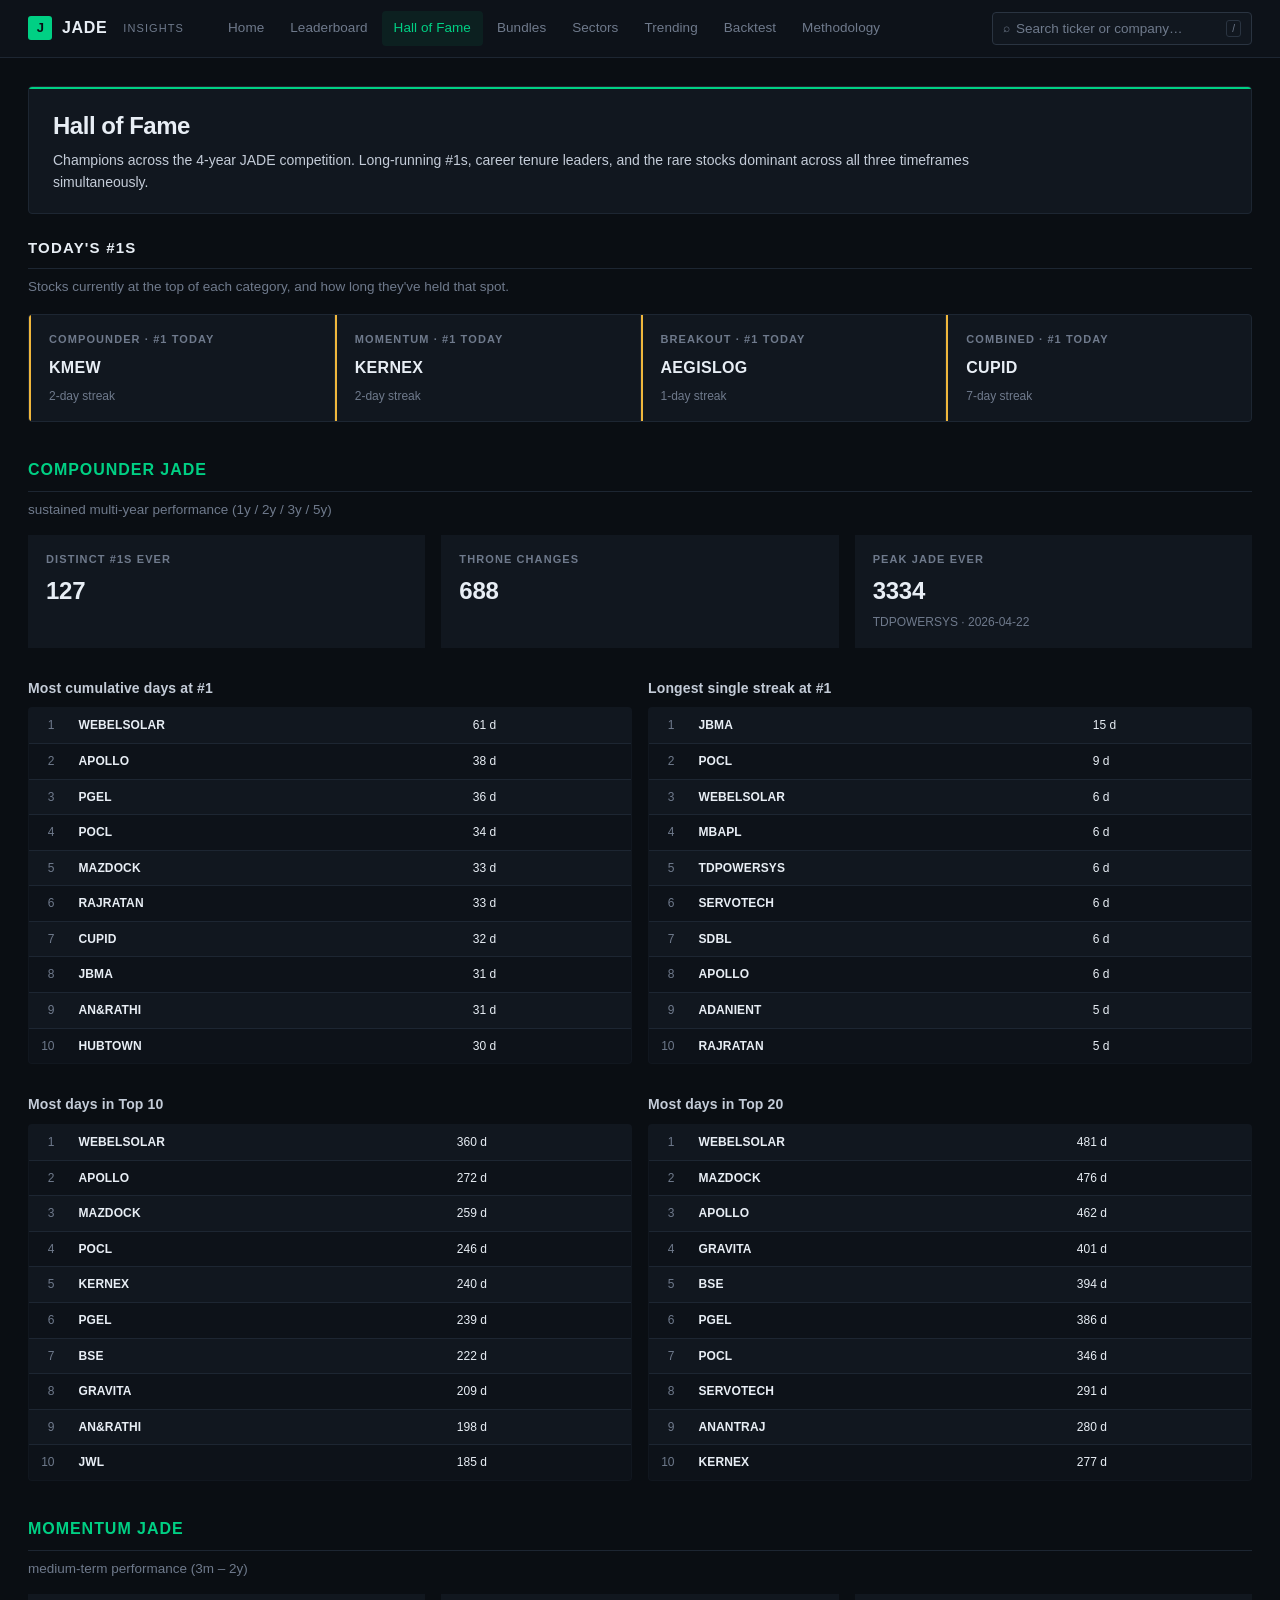
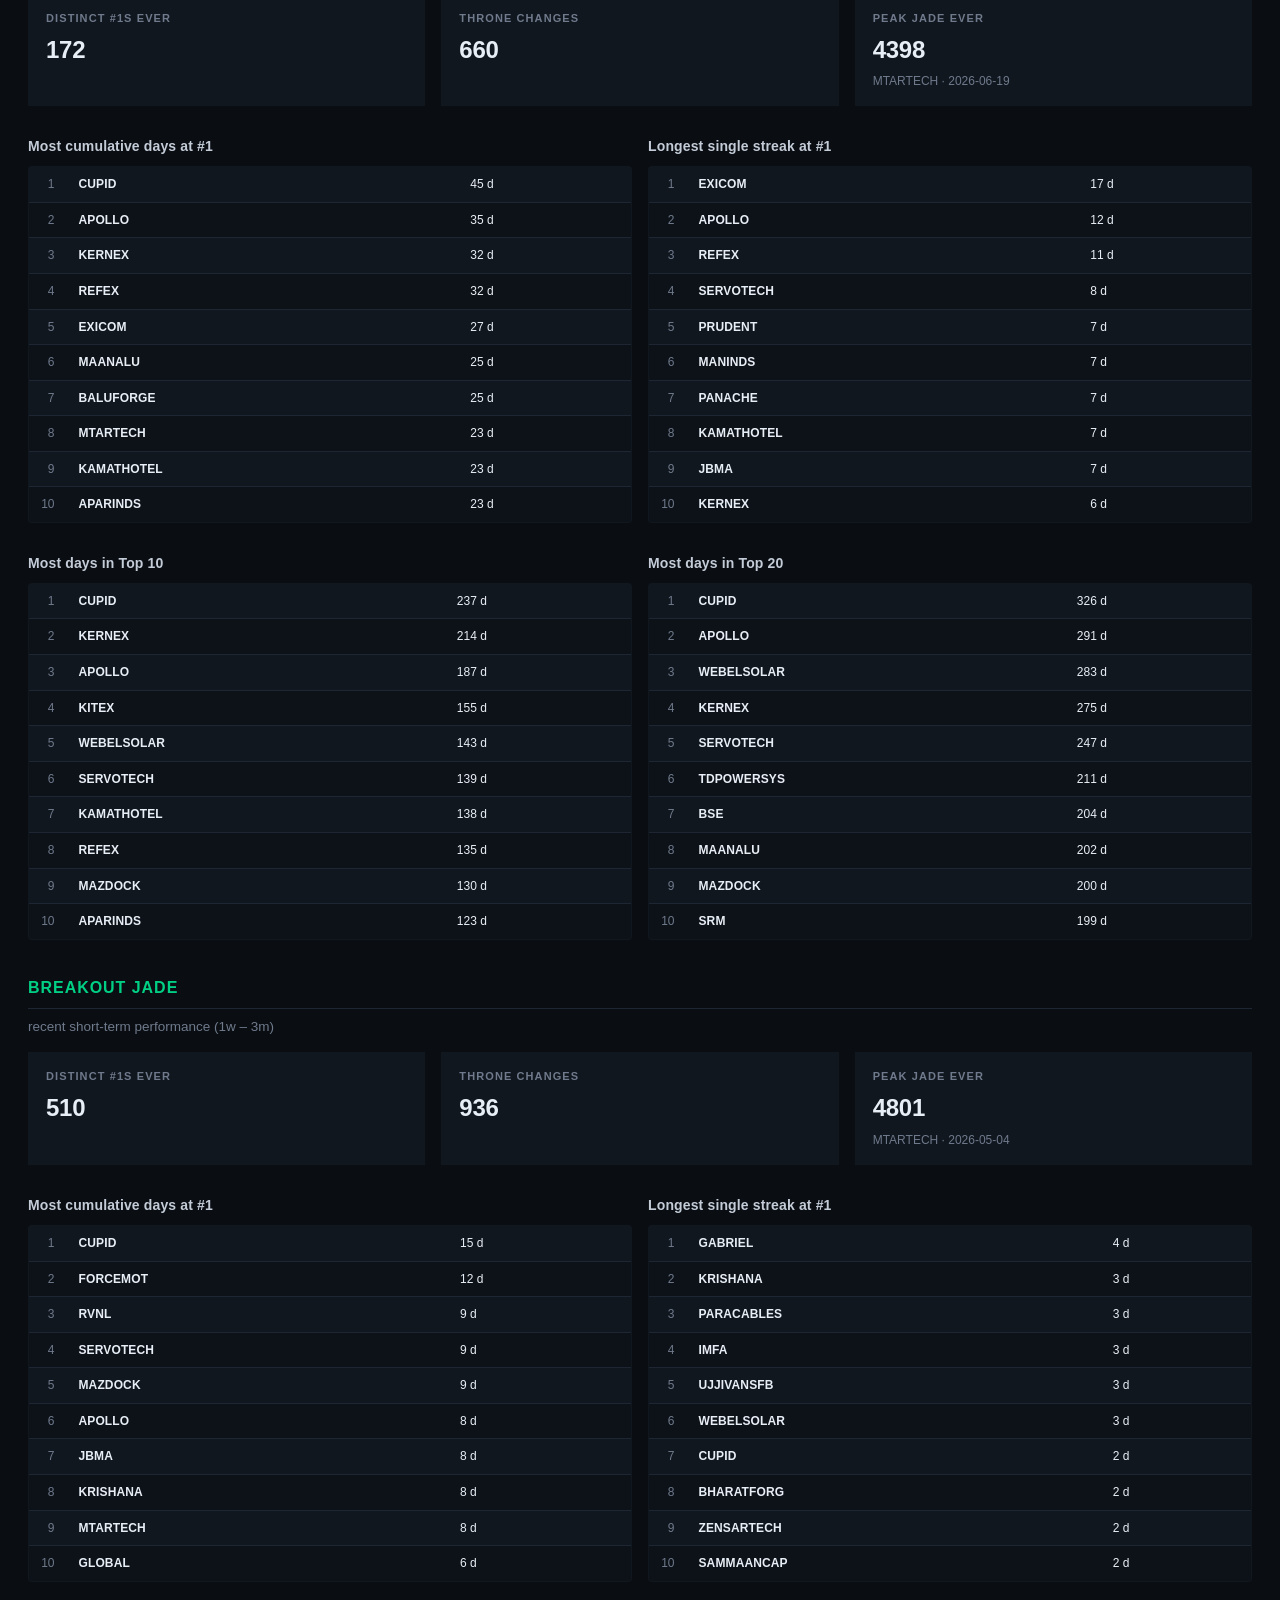
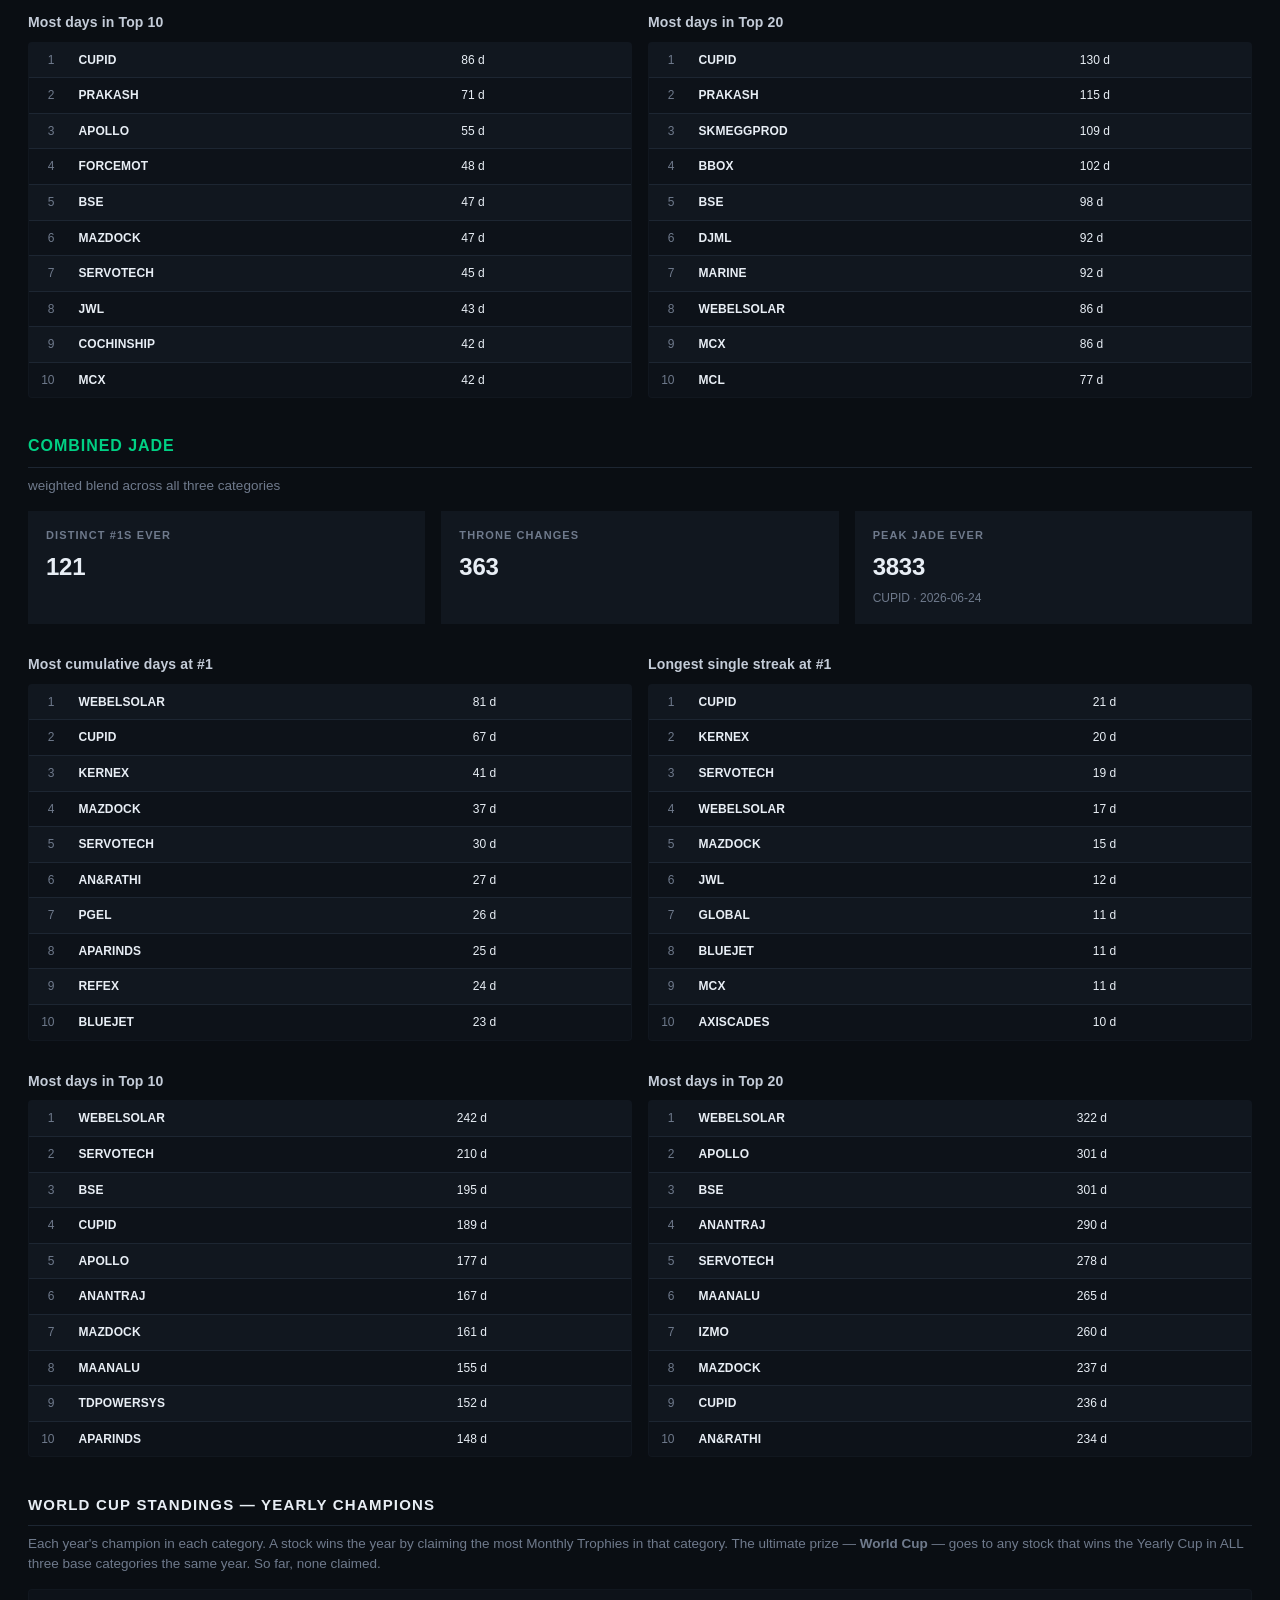
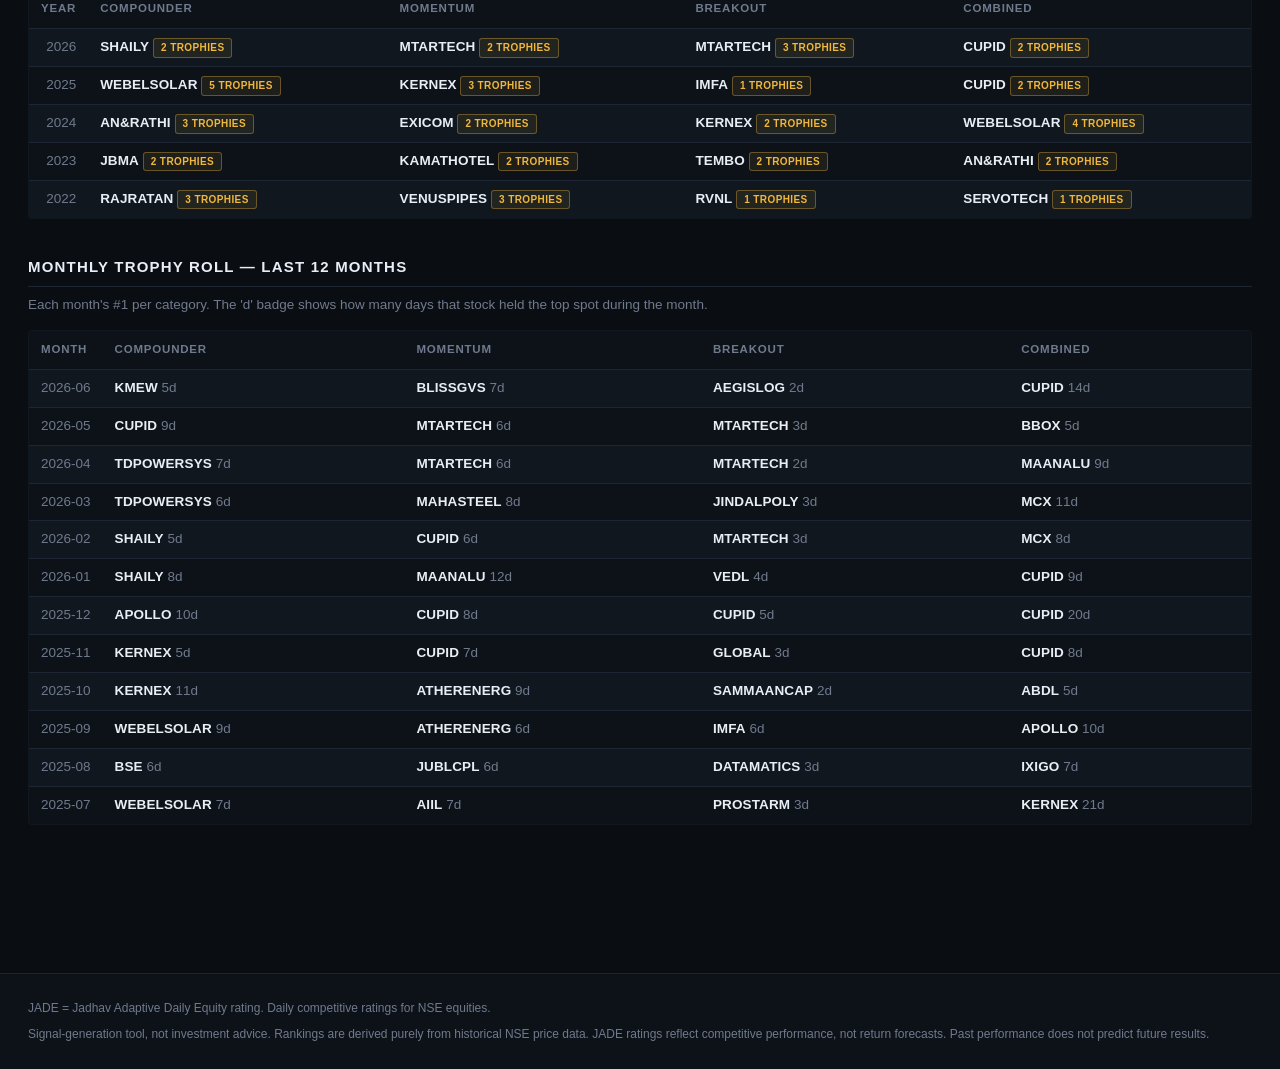
<file: hall_of_fame.html>
<!doctype html>
<html lang="en">
<head>
<meta charset="utf-8">
<meta name="viewport" content="width=device-width, initial-scale=1">
<title>Hall of Fame — JADE Insights</title>
<link rel="stylesheet" href="css/site.css">
<script src="data.js"></script>
<script src="js/site.js" defer></script>

</head>
<body>

<div class="nav">
  <div class="nav-inner">
    <a class="brand" href="index.html">
      <span class="mark">J</span>
      <span class="logo">JADE</span>
      <span class="tagline">Insights</span>
    </a>
    <div class="nav-links"><a href="index.html" class="">Home</a><a href="leaderboard.html" class="">Leaderboard</a><a href="hall_of_fame.html" class="active">Hall of Fame</a><a href="bundles.html" class="">Bundles</a><a href="sectors.html" class="">Sectors</a><a href="trending.html" class="">Trending</a><a href="backtest.html" class="">Backtest</a><a href="methodology.html" class="">Methodology</a></div>
    <div class="nav-search">
      <span class="icon">⌕</span>
      <input id="global-search" type="text" placeholder="Search ticker or company…"
             autocomplete="off" spellcheck="false" />
      <span class="kbd">/</span>
      <div id="search-dropdown"></div>
    </div>
  </div>
</div>

<main>

<section class="hero">
  <h1>Hall of Fame</h1>
  <p>Champions across the 4-year JADE competition.
  Long-running #1s, career tenure leaders, and the rare stocks dominant
  across all three timeframes simultaneously.</p>
</section>

<section>
  <h2>Today's #1s</h2>
  <p class="lead">Stocks currently at the top of each category, and how long they've held that spot.</p>
  <div class="info-grid-4"><div class='info-tile accent-gold'><div class='label'>Compounder · #1 Today</div><div class='ticker'><a href='stock.html?t=KMEW'>KMEW</a></div><div class='sub'>2-day streak</div></div><div class='info-tile accent-gold'><div class='label'>Momentum · #1 Today</div><div class='ticker'><a href='stock.html?t=KERNEX'>KERNEX</a></div><div class='sub'>2-day streak</div></div><div class='info-tile accent-gold'><div class='label'>Breakout · #1 Today</div><div class='ticker'><a href='stock.html?t=AEGISLOG'>AEGISLOG</a></div><div class='sub'>1-day streak</div></div><div class='info-tile accent-gold'><div class='label'>Combined · #1 Today</div><div class='ticker'><a href='stock.html?t=CUPID'>CUPID</a></div><div class='sub'>7-day streak</div></div></div>
</section>


<section>
  <h2 style="color:var(--accent); font-size:16px; text-transform:uppercase; letter-spacing:0.06em;">Compounder JADE</h2>
  <p class="lead">sustained multi-year performance (1y / 2y / 3y / 5y)</p>
  
<div class='grid3'>
  <div class='stat-card'><div class='lbl'>Distinct #1s ever</div><div class='val'>127</div></div>
  <div class='stat-card'><div class='lbl'>Throne changes</div><div class='val'>688</div></div>
  <div class='stat-card'><div class='lbl'>Peak JADE ever</div><div class='val'>3334</div>
    <div class='sub'>TDPOWERSYS · 2026-04-22</div></div>
</div>

  <div class='grid2' style='margin-top:14px;'>
    <div><h3>Most cumulative days at #1</h3><table class='t' style='font-size:12px;'><tbody><tr><td class='rank'>1</td><td><a class="ticker-link" href="stock.html?t=WEBELSOLAR">WEBELSOLAR</a></td><td>61 d</td></tr><tr><td class='rank'>2</td><td><a class="ticker-link" href="stock.html?t=APOLLO">APOLLO</a></td><td>38 d</td></tr><tr><td class='rank'>3</td><td><a class="ticker-link" href="stock.html?t=PGEL">PGEL</a></td><td>36 d</td></tr><tr><td class='rank'>4</td><td><a class="ticker-link" href="stock.html?t=POCL">POCL</a></td><td>34 d</td></tr><tr><td class='rank'>5</td><td><a class="ticker-link" href="stock.html?t=MAZDOCK">MAZDOCK</a></td><td>33 d</td></tr><tr><td class='rank'>6</td><td><a class="ticker-link" href="stock.html?t=RAJRATAN">RAJRATAN</a></td><td>33 d</td></tr><tr><td class='rank'>7</td><td><a class="ticker-link" href="stock.html?t=CUPID">CUPID</a></td><td>32 d</td></tr><tr><td class='rank'>8</td><td><a class="ticker-link" href="stock.html?t=JBMA">JBMA</a></td><td>31 d</td></tr><tr><td class='rank'>9</td><td><a class="ticker-link" href="stock.html?t=AN&amp;RATHI">AN&amp;RATHI</a></td><td>31 d</td></tr><tr><td class='rank'>10</td><td><a class="ticker-link" href="stock.html?t=HUBTOWN">HUBTOWN</a></td><td>30 d</td></tr></tbody></table></div>
    <div><h3>Longest single streak at #1</h3><table class='t' style='font-size:12px;'><tbody><tr><td class='rank'>1</td><td><a class="ticker-link" href="stock.html?t=JBMA">JBMA</a></td><td>15 d</td></tr><tr><td class='rank'>2</td><td><a class="ticker-link" href="stock.html?t=POCL">POCL</a></td><td>9 d</td></tr><tr><td class='rank'>3</td><td><a class="ticker-link" href="stock.html?t=WEBELSOLAR">WEBELSOLAR</a></td><td>6 d</td></tr><tr><td class='rank'>4</td><td><a class="ticker-link" href="stock.html?t=MBAPL">MBAPL</a></td><td>6 d</td></tr><tr><td class='rank'>5</td><td><a class="ticker-link" href="stock.html?t=TDPOWERSYS">TDPOWERSYS</a></td><td>6 d</td></tr><tr><td class='rank'>6</td><td><a class="ticker-link" href="stock.html?t=SERVOTECH">SERVOTECH</a></td><td>6 d</td></tr><tr><td class='rank'>7</td><td><a class="ticker-link" href="stock.html?t=SDBL">SDBL</a></td><td>6 d</td></tr><tr><td class='rank'>8</td><td><a class="ticker-link" href="stock.html?t=APOLLO">APOLLO</a></td><td>6 d</td></tr><tr><td class='rank'>9</td><td><a class="ticker-link" href="stock.html?t=ADANIENT">ADANIENT</a></td><td>5 d</td></tr><tr><td class='rank'>10</td><td><a class="ticker-link" href="stock.html?t=RAJRATAN">RAJRATAN</a></td><td>5 d</td></tr></tbody></table></div>
  </div>
  <div class='grid2' style='margin-top:14px;'>
    <div><h3>Most days in Top 10</h3><table class='t' style='font-size:12px;'><tbody><tr><td class='rank'>1</td><td><a class="ticker-link" href="stock.html?t=WEBELSOLAR">WEBELSOLAR</a></td><td>360 d</td></tr><tr><td class='rank'>2</td><td><a class="ticker-link" href="stock.html?t=APOLLO">APOLLO</a></td><td>272 d</td></tr><tr><td class='rank'>3</td><td><a class="ticker-link" href="stock.html?t=MAZDOCK">MAZDOCK</a></td><td>259 d</td></tr><tr><td class='rank'>4</td><td><a class="ticker-link" href="stock.html?t=POCL">POCL</a></td><td>246 d</td></tr><tr><td class='rank'>5</td><td><a class="ticker-link" href="stock.html?t=KERNEX">KERNEX</a></td><td>240 d</td></tr><tr><td class='rank'>6</td><td><a class="ticker-link" href="stock.html?t=PGEL">PGEL</a></td><td>239 d</td></tr><tr><td class='rank'>7</td><td><a class="ticker-link" href="stock.html?t=BSE">BSE</a></td><td>222 d</td></tr><tr><td class='rank'>8</td><td><a class="ticker-link" href="stock.html?t=GRAVITA">GRAVITA</a></td><td>209 d</td></tr><tr><td class='rank'>9</td><td><a class="ticker-link" href="stock.html?t=AN&amp;RATHI">AN&amp;RATHI</a></td><td>198 d</td></tr><tr><td class='rank'>10</td><td><a class="ticker-link" href="stock.html?t=JWL">JWL</a></td><td>185 d</td></tr></tbody></table></div>
    <div><h3>Most days in Top 20</h3><table class='t' style='font-size:12px;'><tbody><tr><td class='rank'>1</td><td><a class="ticker-link" href="stock.html?t=WEBELSOLAR">WEBELSOLAR</a></td><td>481 d</td></tr><tr><td class='rank'>2</td><td><a class="ticker-link" href="stock.html?t=MAZDOCK">MAZDOCK</a></td><td>476 d</td></tr><tr><td class='rank'>3</td><td><a class="ticker-link" href="stock.html?t=APOLLO">APOLLO</a></td><td>462 d</td></tr><tr><td class='rank'>4</td><td><a class="ticker-link" href="stock.html?t=GRAVITA">GRAVITA</a></td><td>401 d</td></tr><tr><td class='rank'>5</td><td><a class="ticker-link" href="stock.html?t=BSE">BSE</a></td><td>394 d</td></tr><tr><td class='rank'>6</td><td><a class="ticker-link" href="stock.html?t=PGEL">PGEL</a></td><td>386 d</td></tr><tr><td class='rank'>7</td><td><a class="ticker-link" href="stock.html?t=POCL">POCL</a></td><td>346 d</td></tr><tr><td class='rank'>8</td><td><a class="ticker-link" href="stock.html?t=SERVOTECH">SERVOTECH</a></td><td>291 d</td></tr><tr><td class='rank'>9</td><td><a class="ticker-link" href="stock.html?t=ANANTRAJ">ANANTRAJ</a></td><td>280 d</td></tr><tr><td class='rank'>10</td><td><a class="ticker-link" href="stock.html?t=KERNEX">KERNEX</a></td><td>277 d</td></tr></tbody></table></div>
  </div>
</section>

<section>
  <h2 style="color:var(--accent); font-size:16px; text-transform:uppercase; letter-spacing:0.06em;">Momentum JADE</h2>
  <p class="lead">medium-term performance (3m – 2y)</p>
  
<div class='grid3'>
  <div class='stat-card'><div class='lbl'>Distinct #1s ever</div><div class='val'>172</div></div>
  <div class='stat-card'><div class='lbl'>Throne changes</div><div class='val'>660</div></div>
  <div class='stat-card'><div class='lbl'>Peak JADE ever</div><div class='val'>4398</div>
    <div class='sub'>MTARTECH · 2026-06-19</div></div>
</div>

  <div class='grid2' style='margin-top:14px;'>
    <div><h3>Most cumulative days at #1</h3><table class='t' style='font-size:12px;'><tbody><tr><td class='rank'>1</td><td><a class="ticker-link" href="stock.html?t=CUPID">CUPID</a></td><td>45 d</td></tr><tr><td class='rank'>2</td><td><a class="ticker-link" href="stock.html?t=APOLLO">APOLLO</a></td><td>35 d</td></tr><tr><td class='rank'>3</td><td><a class="ticker-link" href="stock.html?t=KERNEX">KERNEX</a></td><td>32 d</td></tr><tr><td class='rank'>4</td><td><a class="ticker-link" href="stock.html?t=REFEX">REFEX</a></td><td>32 d</td></tr><tr><td class='rank'>5</td><td><a class="ticker-link" href="stock.html?t=EXICOM">EXICOM</a></td><td>27 d</td></tr><tr><td class='rank'>6</td><td><a class="ticker-link" href="stock.html?t=MAANALU">MAANALU</a></td><td>25 d</td></tr><tr><td class='rank'>7</td><td><a class="ticker-link" href="stock.html?t=BALUFORGE">BALUFORGE</a></td><td>25 d</td></tr><tr><td class='rank'>8</td><td><a class="ticker-link" href="stock.html?t=MTARTECH">MTARTECH</a></td><td>23 d</td></tr><tr><td class='rank'>9</td><td><a class="ticker-link" href="stock.html?t=KAMATHOTEL">KAMATHOTEL</a></td><td>23 d</td></tr><tr><td class='rank'>10</td><td><a class="ticker-link" href="stock.html?t=APARINDS">APARINDS</a></td><td>23 d</td></tr></tbody></table></div>
    <div><h3>Longest single streak at #1</h3><table class='t' style='font-size:12px;'><tbody><tr><td class='rank'>1</td><td><a class="ticker-link" href="stock.html?t=EXICOM">EXICOM</a></td><td>17 d</td></tr><tr><td class='rank'>2</td><td><a class="ticker-link" href="stock.html?t=APOLLO">APOLLO</a></td><td>12 d</td></tr><tr><td class='rank'>3</td><td><a class="ticker-link" href="stock.html?t=REFEX">REFEX</a></td><td>11 d</td></tr><tr><td class='rank'>4</td><td><a class="ticker-link" href="stock.html?t=SERVOTECH">SERVOTECH</a></td><td>8 d</td></tr><tr><td class='rank'>5</td><td><a class="ticker-link" href="stock.html?t=PRUDENT">PRUDENT</a></td><td>7 d</td></tr><tr><td class='rank'>6</td><td><a class="ticker-link" href="stock.html?t=MANINDS">MANINDS</a></td><td>7 d</td></tr><tr><td class='rank'>7</td><td><a class="ticker-link" href="stock.html?t=PANACHE">PANACHE</a></td><td>7 d</td></tr><tr><td class='rank'>8</td><td><a class="ticker-link" href="stock.html?t=KAMATHOTEL">KAMATHOTEL</a></td><td>7 d</td></tr><tr><td class='rank'>9</td><td><a class="ticker-link" href="stock.html?t=JBMA">JBMA</a></td><td>7 d</td></tr><tr><td class='rank'>10</td><td><a class="ticker-link" href="stock.html?t=KERNEX">KERNEX</a></td><td>6 d</td></tr></tbody></table></div>
  </div>
  <div class='grid2' style='margin-top:14px;'>
    <div><h3>Most days in Top 10</h3><table class='t' style='font-size:12px;'><tbody><tr><td class='rank'>1</td><td><a class="ticker-link" href="stock.html?t=CUPID">CUPID</a></td><td>237 d</td></tr><tr><td class='rank'>2</td><td><a class="ticker-link" href="stock.html?t=KERNEX">KERNEX</a></td><td>214 d</td></tr><tr><td class='rank'>3</td><td><a class="ticker-link" href="stock.html?t=APOLLO">APOLLO</a></td><td>187 d</td></tr><tr><td class='rank'>4</td><td><a class="ticker-link" href="stock.html?t=KITEX">KITEX</a></td><td>155 d</td></tr><tr><td class='rank'>5</td><td><a class="ticker-link" href="stock.html?t=WEBELSOLAR">WEBELSOLAR</a></td><td>143 d</td></tr><tr><td class='rank'>6</td><td><a class="ticker-link" href="stock.html?t=SERVOTECH">SERVOTECH</a></td><td>139 d</td></tr><tr><td class='rank'>7</td><td><a class="ticker-link" href="stock.html?t=KAMATHOTEL">KAMATHOTEL</a></td><td>138 d</td></tr><tr><td class='rank'>8</td><td><a class="ticker-link" href="stock.html?t=REFEX">REFEX</a></td><td>135 d</td></tr><tr><td class='rank'>9</td><td><a class="ticker-link" href="stock.html?t=MAZDOCK">MAZDOCK</a></td><td>130 d</td></tr><tr><td class='rank'>10</td><td><a class="ticker-link" href="stock.html?t=APARINDS">APARINDS</a></td><td>123 d</td></tr></tbody></table></div>
    <div><h3>Most days in Top 20</h3><table class='t' style='font-size:12px;'><tbody><tr><td class='rank'>1</td><td><a class="ticker-link" href="stock.html?t=CUPID">CUPID</a></td><td>326 d</td></tr><tr><td class='rank'>2</td><td><a class="ticker-link" href="stock.html?t=APOLLO">APOLLO</a></td><td>291 d</td></tr><tr><td class='rank'>3</td><td><a class="ticker-link" href="stock.html?t=WEBELSOLAR">WEBELSOLAR</a></td><td>283 d</td></tr><tr><td class='rank'>4</td><td><a class="ticker-link" href="stock.html?t=KERNEX">KERNEX</a></td><td>275 d</td></tr><tr><td class='rank'>5</td><td><a class="ticker-link" href="stock.html?t=SERVOTECH">SERVOTECH</a></td><td>247 d</td></tr><tr><td class='rank'>6</td><td><a class="ticker-link" href="stock.html?t=TDPOWERSYS">TDPOWERSYS</a></td><td>211 d</td></tr><tr><td class='rank'>7</td><td><a class="ticker-link" href="stock.html?t=BSE">BSE</a></td><td>204 d</td></tr><tr><td class='rank'>8</td><td><a class="ticker-link" href="stock.html?t=MAANALU">MAANALU</a></td><td>202 d</td></tr><tr><td class='rank'>9</td><td><a class="ticker-link" href="stock.html?t=MAZDOCK">MAZDOCK</a></td><td>200 d</td></tr><tr><td class='rank'>10</td><td><a class="ticker-link" href="stock.html?t=SRM">SRM</a></td><td>199 d</td></tr></tbody></table></div>
  </div>
</section>

<section>
  <h2 style="color:var(--accent); font-size:16px; text-transform:uppercase; letter-spacing:0.06em;">Breakout JADE</h2>
  <p class="lead">recent short-term performance (1w – 3m)</p>
  
<div class='grid3'>
  <div class='stat-card'><div class='lbl'>Distinct #1s ever</div><div class='val'>510</div></div>
  <div class='stat-card'><div class='lbl'>Throne changes</div><div class='val'>936</div></div>
  <div class='stat-card'><div class='lbl'>Peak JADE ever</div><div class='val'>4801</div>
    <div class='sub'>MTARTECH · 2026-05-04</div></div>
</div>

  <div class='grid2' style='margin-top:14px;'>
    <div><h3>Most cumulative days at #1</h3><table class='t' style='font-size:12px;'><tbody><tr><td class='rank'>1</td><td><a class="ticker-link" href="stock.html?t=CUPID">CUPID</a></td><td>15 d</td></tr><tr><td class='rank'>2</td><td><a class="ticker-link" href="stock.html?t=FORCEMOT">FORCEMOT</a></td><td>12 d</td></tr><tr><td class='rank'>3</td><td><a class="ticker-link" href="stock.html?t=RVNL">RVNL</a></td><td>9 d</td></tr><tr><td class='rank'>4</td><td><a class="ticker-link" href="stock.html?t=SERVOTECH">SERVOTECH</a></td><td>9 d</td></tr><tr><td class='rank'>5</td><td><a class="ticker-link" href="stock.html?t=MAZDOCK">MAZDOCK</a></td><td>9 d</td></tr><tr><td class='rank'>6</td><td><a class="ticker-link" href="stock.html?t=APOLLO">APOLLO</a></td><td>8 d</td></tr><tr><td class='rank'>7</td><td><a class="ticker-link" href="stock.html?t=JBMA">JBMA</a></td><td>8 d</td></tr><tr><td class='rank'>8</td><td><a class="ticker-link" href="stock.html?t=KRISHANA">KRISHANA</a></td><td>8 d</td></tr><tr><td class='rank'>9</td><td><a class="ticker-link" href="stock.html?t=MTARTECH">MTARTECH</a></td><td>8 d</td></tr><tr><td class='rank'>10</td><td><a class="ticker-link" href="stock.html?t=GLOBAL">GLOBAL</a></td><td>6 d</td></tr></tbody></table></div>
    <div><h3>Longest single streak at #1</h3><table class='t' style='font-size:12px;'><tbody><tr><td class='rank'>1</td><td><a class="ticker-link" href="stock.html?t=GABRIEL">GABRIEL</a></td><td>4 d</td></tr><tr><td class='rank'>2</td><td><a class="ticker-link" href="stock.html?t=KRISHANA">KRISHANA</a></td><td>3 d</td></tr><tr><td class='rank'>3</td><td><a class="ticker-link" href="stock.html?t=PARACABLES">PARACABLES</a></td><td>3 d</td></tr><tr><td class='rank'>4</td><td><a class="ticker-link" href="stock.html?t=IMFA">IMFA</a></td><td>3 d</td></tr><tr><td class='rank'>5</td><td><a class="ticker-link" href="stock.html?t=UJJIVANSFB">UJJIVANSFB</a></td><td>3 d</td></tr><tr><td class='rank'>6</td><td><a class="ticker-link" href="stock.html?t=WEBELSOLAR">WEBELSOLAR</a></td><td>3 d</td></tr><tr><td class='rank'>7</td><td><a class="ticker-link" href="stock.html?t=CUPID">CUPID</a></td><td>2 d</td></tr><tr><td class='rank'>8</td><td><a class="ticker-link" href="stock.html?t=BHARATFORG">BHARATFORG</a></td><td>2 d</td></tr><tr><td class='rank'>9</td><td><a class="ticker-link" href="stock.html?t=ZENSARTECH">ZENSARTECH</a></td><td>2 d</td></tr><tr><td class='rank'>10</td><td><a class="ticker-link" href="stock.html?t=SAMMAANCAP">SAMMAANCAP</a></td><td>2 d</td></tr></tbody></table></div>
  </div>
  <div class='grid2' style='margin-top:14px;'>
    <div><h3>Most days in Top 10</h3><table class='t' style='font-size:12px;'><tbody><tr><td class='rank'>1</td><td><a class="ticker-link" href="stock.html?t=CUPID">CUPID</a></td><td>86 d</td></tr><tr><td class='rank'>2</td><td><a class="ticker-link" href="stock.html?t=PRAKASH">PRAKASH</a></td><td>71 d</td></tr><tr><td class='rank'>3</td><td><a class="ticker-link" href="stock.html?t=APOLLO">APOLLO</a></td><td>55 d</td></tr><tr><td class='rank'>4</td><td><a class="ticker-link" href="stock.html?t=FORCEMOT">FORCEMOT</a></td><td>48 d</td></tr><tr><td class='rank'>5</td><td><a class="ticker-link" href="stock.html?t=BSE">BSE</a></td><td>47 d</td></tr><tr><td class='rank'>6</td><td><a class="ticker-link" href="stock.html?t=MAZDOCK">MAZDOCK</a></td><td>47 d</td></tr><tr><td class='rank'>7</td><td><a class="ticker-link" href="stock.html?t=SERVOTECH">SERVOTECH</a></td><td>45 d</td></tr><tr><td class='rank'>8</td><td><a class="ticker-link" href="stock.html?t=JWL">JWL</a></td><td>43 d</td></tr><tr><td class='rank'>9</td><td><a class="ticker-link" href="stock.html?t=COCHINSHIP">COCHINSHIP</a></td><td>42 d</td></tr><tr><td class='rank'>10</td><td><a class="ticker-link" href="stock.html?t=MCX">MCX</a></td><td>42 d</td></tr></tbody></table></div>
    <div><h3>Most days in Top 20</h3><table class='t' style='font-size:12px;'><tbody><tr><td class='rank'>1</td><td><a class="ticker-link" href="stock.html?t=CUPID">CUPID</a></td><td>130 d</td></tr><tr><td class='rank'>2</td><td><a class="ticker-link" href="stock.html?t=PRAKASH">PRAKASH</a></td><td>115 d</td></tr><tr><td class='rank'>3</td><td><a class="ticker-link" href="stock.html?t=SKMEGGPROD">SKMEGGPROD</a></td><td>109 d</td></tr><tr><td class='rank'>4</td><td><a class="ticker-link" href="stock.html?t=BBOX">BBOX</a></td><td>102 d</td></tr><tr><td class='rank'>5</td><td><a class="ticker-link" href="stock.html?t=BSE">BSE</a></td><td>98 d</td></tr><tr><td class='rank'>6</td><td><a class="ticker-link" href="stock.html?t=DJML">DJML</a></td><td>92 d</td></tr><tr><td class='rank'>7</td><td><a class="ticker-link" href="stock.html?t=MARINE">MARINE</a></td><td>92 d</td></tr><tr><td class='rank'>8</td><td><a class="ticker-link" href="stock.html?t=WEBELSOLAR">WEBELSOLAR</a></td><td>86 d</td></tr><tr><td class='rank'>9</td><td><a class="ticker-link" href="stock.html?t=MCX">MCX</a></td><td>86 d</td></tr><tr><td class='rank'>10</td><td><a class="ticker-link" href="stock.html?t=MCL">MCL</a></td><td>77 d</td></tr></tbody></table></div>
  </div>
</section>

<section>
  <h2 style="color:var(--accent); font-size:16px; text-transform:uppercase; letter-spacing:0.06em;">Combined JADE</h2>
  <p class="lead">weighted blend across all three categories</p>
  
<div class='grid3'>
  <div class='stat-card'><div class='lbl'>Distinct #1s ever</div><div class='val'>121</div></div>
  <div class='stat-card'><div class='lbl'>Throne changes</div><div class='val'>363</div></div>
  <div class='stat-card'><div class='lbl'>Peak JADE ever</div><div class='val'>3833</div>
    <div class='sub'>CUPID · 2026-06-24</div></div>
</div>

  <div class='grid2' style='margin-top:14px;'>
    <div><h3>Most cumulative days at #1</h3><table class='t' style='font-size:12px;'><tbody><tr><td class='rank'>1</td><td><a class="ticker-link" href="stock.html?t=WEBELSOLAR">WEBELSOLAR</a></td><td>81 d</td></tr><tr><td class='rank'>2</td><td><a class="ticker-link" href="stock.html?t=CUPID">CUPID</a></td><td>67 d</td></tr><tr><td class='rank'>3</td><td><a class="ticker-link" href="stock.html?t=KERNEX">KERNEX</a></td><td>41 d</td></tr><tr><td class='rank'>4</td><td><a class="ticker-link" href="stock.html?t=MAZDOCK">MAZDOCK</a></td><td>37 d</td></tr><tr><td class='rank'>5</td><td><a class="ticker-link" href="stock.html?t=SERVOTECH">SERVOTECH</a></td><td>30 d</td></tr><tr><td class='rank'>6</td><td><a class="ticker-link" href="stock.html?t=AN&amp;RATHI">AN&amp;RATHI</a></td><td>27 d</td></tr><tr><td class='rank'>7</td><td><a class="ticker-link" href="stock.html?t=PGEL">PGEL</a></td><td>26 d</td></tr><tr><td class='rank'>8</td><td><a class="ticker-link" href="stock.html?t=APARINDS">APARINDS</a></td><td>25 d</td></tr><tr><td class='rank'>9</td><td><a class="ticker-link" href="stock.html?t=REFEX">REFEX</a></td><td>24 d</td></tr><tr><td class='rank'>10</td><td><a class="ticker-link" href="stock.html?t=BLUEJET">BLUEJET</a></td><td>23 d</td></tr></tbody></table></div>
    <div><h3>Longest single streak at #1</h3><table class='t' style='font-size:12px;'><tbody><tr><td class='rank'>1</td><td><a class="ticker-link" href="stock.html?t=CUPID">CUPID</a></td><td>21 d</td></tr><tr><td class='rank'>2</td><td><a class="ticker-link" href="stock.html?t=KERNEX">KERNEX</a></td><td>20 d</td></tr><tr><td class='rank'>3</td><td><a class="ticker-link" href="stock.html?t=SERVOTECH">SERVOTECH</a></td><td>19 d</td></tr><tr><td class='rank'>4</td><td><a class="ticker-link" href="stock.html?t=WEBELSOLAR">WEBELSOLAR</a></td><td>17 d</td></tr><tr><td class='rank'>5</td><td><a class="ticker-link" href="stock.html?t=MAZDOCK">MAZDOCK</a></td><td>15 d</td></tr><tr><td class='rank'>6</td><td><a class="ticker-link" href="stock.html?t=JWL">JWL</a></td><td>12 d</td></tr><tr><td class='rank'>7</td><td><a class="ticker-link" href="stock.html?t=GLOBAL">GLOBAL</a></td><td>11 d</td></tr><tr><td class='rank'>8</td><td><a class="ticker-link" href="stock.html?t=BLUEJET">BLUEJET</a></td><td>11 d</td></tr><tr><td class='rank'>9</td><td><a class="ticker-link" href="stock.html?t=MCX">MCX</a></td><td>11 d</td></tr><tr><td class='rank'>10</td><td><a class="ticker-link" href="stock.html?t=AXISCADES">AXISCADES</a></td><td>10 d</td></tr></tbody></table></div>
  </div>
  <div class='grid2' style='margin-top:14px;'>
    <div><h3>Most days in Top 10</h3><table class='t' style='font-size:12px;'><tbody><tr><td class='rank'>1</td><td><a class="ticker-link" href="stock.html?t=WEBELSOLAR">WEBELSOLAR</a></td><td>242 d</td></tr><tr><td class='rank'>2</td><td><a class="ticker-link" href="stock.html?t=SERVOTECH">SERVOTECH</a></td><td>210 d</td></tr><tr><td class='rank'>3</td><td><a class="ticker-link" href="stock.html?t=BSE">BSE</a></td><td>195 d</td></tr><tr><td class='rank'>4</td><td><a class="ticker-link" href="stock.html?t=CUPID">CUPID</a></td><td>189 d</td></tr><tr><td class='rank'>5</td><td><a class="ticker-link" href="stock.html?t=APOLLO">APOLLO</a></td><td>177 d</td></tr><tr><td class='rank'>6</td><td><a class="ticker-link" href="stock.html?t=ANANTRAJ">ANANTRAJ</a></td><td>167 d</td></tr><tr><td class='rank'>7</td><td><a class="ticker-link" href="stock.html?t=MAZDOCK">MAZDOCK</a></td><td>161 d</td></tr><tr><td class='rank'>8</td><td><a class="ticker-link" href="stock.html?t=MAANALU">MAANALU</a></td><td>155 d</td></tr><tr><td class='rank'>9</td><td><a class="ticker-link" href="stock.html?t=TDPOWERSYS">TDPOWERSYS</a></td><td>152 d</td></tr><tr><td class='rank'>10</td><td><a class="ticker-link" href="stock.html?t=APARINDS">APARINDS</a></td><td>148 d</td></tr></tbody></table></div>
    <div><h3>Most days in Top 20</h3><table class='t' style='font-size:12px;'><tbody><tr><td class='rank'>1</td><td><a class="ticker-link" href="stock.html?t=WEBELSOLAR">WEBELSOLAR</a></td><td>322 d</td></tr><tr><td class='rank'>2</td><td><a class="ticker-link" href="stock.html?t=APOLLO">APOLLO</a></td><td>301 d</td></tr><tr><td class='rank'>3</td><td><a class="ticker-link" href="stock.html?t=BSE">BSE</a></td><td>301 d</td></tr><tr><td class='rank'>4</td><td><a class="ticker-link" href="stock.html?t=ANANTRAJ">ANANTRAJ</a></td><td>290 d</td></tr><tr><td class='rank'>5</td><td><a class="ticker-link" href="stock.html?t=SERVOTECH">SERVOTECH</a></td><td>278 d</td></tr><tr><td class='rank'>6</td><td><a class="ticker-link" href="stock.html?t=MAANALU">MAANALU</a></td><td>265 d</td></tr><tr><td class='rank'>7</td><td><a class="ticker-link" href="stock.html?t=IZMO">IZMO</a></td><td>260 d</td></tr><tr><td class='rank'>8</td><td><a class="ticker-link" href="stock.html?t=MAZDOCK">MAZDOCK</a></td><td>237 d</td></tr><tr><td class='rank'>9</td><td><a class="ticker-link" href="stock.html?t=CUPID">CUPID</a></td><td>236 d</td></tr><tr><td class='rank'>10</td><td><a class="ticker-link" href="stock.html?t=AN&amp;RATHI">AN&amp;RATHI</a></td><td>234 d</td></tr></tbody></table></div>
  </div>
</section>


<section>
  <h2>World Cup Standings — Yearly Champions</h2>
  <p class='lead'>Each year's champion in each category. A stock wins the
  year by claiming the most Monthly Trophies in that category. The ultimate
  prize — <b>World Cup</b> — goes to any stock that wins the Yearly Cup in
  ALL three base categories the same year. So far, none claimed.</p>
  <table class='t'><thead><tr><th>Year</th><th>Compounder</th><th>Momentum</th><th>Breakout</th><th>Combined</th></tr></thead><tbody><tr><td class='rank'>2026</td><td><b><a class="ticker-link" href="stock.html?t=SHAILY">SHAILY</a></b> <span class='tag crown'>2 trophies</span></td><td><b><a class="ticker-link" href="stock.html?t=MTARTECH">MTARTECH</a></b> <span class='tag crown'>2 trophies</span></td><td><b><a class="ticker-link" href="stock.html?t=MTARTECH">MTARTECH</a></b> <span class='tag crown'>3 trophies</span></td><td><b><a class="ticker-link" href="stock.html?t=CUPID">CUPID</a></b> <span class='tag crown'>2 trophies</span></td></tr><tr><td class='rank'>2025</td><td><b><a class="ticker-link" href="stock.html?t=WEBELSOLAR">WEBELSOLAR</a></b> <span class='tag crown'>5 trophies</span></td><td><b><a class="ticker-link" href="stock.html?t=KERNEX">KERNEX</a></b> <span class='tag crown'>3 trophies</span></td><td><b><a class="ticker-link" href="stock.html?t=IMFA">IMFA</a></b> <span class='tag crown'>1 trophies</span></td><td><b><a class="ticker-link" href="stock.html?t=CUPID">CUPID</a></b> <span class='tag crown'>2 trophies</span></td></tr><tr><td class='rank'>2024</td><td><b><a class="ticker-link" href="stock.html?t=AN&amp;RATHI">AN&amp;RATHI</a></b> <span class='tag crown'>3 trophies</span></td><td><b><a class="ticker-link" href="stock.html?t=EXICOM">EXICOM</a></b> <span class='tag crown'>2 trophies</span></td><td><b><a class="ticker-link" href="stock.html?t=KERNEX">KERNEX</a></b> <span class='tag crown'>2 trophies</span></td><td><b><a class="ticker-link" href="stock.html?t=WEBELSOLAR">WEBELSOLAR</a></b> <span class='tag crown'>4 trophies</span></td></tr><tr><td class='rank'>2023</td><td><b><a class="ticker-link" href="stock.html?t=JBMA">JBMA</a></b> <span class='tag crown'>2 trophies</span></td><td><b><a class="ticker-link" href="stock.html?t=KAMATHOTEL">KAMATHOTEL</a></b> <span class='tag crown'>2 trophies</span></td><td><b><a class="ticker-link" href="stock.html?t=TEMBO">TEMBO</a></b> <span class='tag crown'>2 trophies</span></td><td><b><a class="ticker-link" href="stock.html?t=AN&amp;RATHI">AN&amp;RATHI</a></b> <span class='tag crown'>2 trophies</span></td></tr><tr><td class='rank'>2022</td><td><b><a class="ticker-link" href="stock.html?t=RAJRATAN">RAJRATAN</a></b> <span class='tag crown'>3 trophies</span></td><td><b><a class="ticker-link" href="stock.html?t=VENUSPIPES">VENUSPIPES</a></b> <span class='tag crown'>3 trophies</span></td><td><b><a class="ticker-link" href="stock.html?t=RVNL">RVNL</a></b> <span class='tag crown'>1 trophies</span></td><td><b><a class="ticker-link" href="stock.html?t=SERVOTECH">SERVOTECH</a></b> <span class='tag crown'>1 trophies</span></td></tr></tbody></table>
</section>

<section>
  <h2>Monthly Trophy Roll — last 12 months</h2>
  <p class='lead'>Each month's #1 per category. The 'd' badge shows how many
  days that stock held the top spot during the month.</p>
  <table class='t'><thead><tr><th>Month</th><th>Compounder</th><th>Momentum</th><th>Breakout</th><th>Combined</th></tr></thead><tbody><tr><td class='rank'>2026-06</td><td><b><a class="ticker-link" href="stock.html?t=KMEW">KMEW</a></b> <span class='dim'>5d</span></td><td><b><a class="ticker-link" href="stock.html?t=BLISSGVS">BLISSGVS</a></b> <span class='dim'>7d</span></td><td><b><a class="ticker-link" href="stock.html?t=AEGISLOG">AEGISLOG</a></b> <span class='dim'>2d</span></td><td><b><a class="ticker-link" href="stock.html?t=CUPID">CUPID</a></b> <span class='dim'>14d</span></td></tr><tr><td class='rank'>2026-05</td><td><b><a class="ticker-link" href="stock.html?t=CUPID">CUPID</a></b> <span class='dim'>9d</span></td><td><b><a class="ticker-link" href="stock.html?t=MTARTECH">MTARTECH</a></b> <span class='dim'>6d</span></td><td><b><a class="ticker-link" href="stock.html?t=MTARTECH">MTARTECH</a></b> <span class='dim'>3d</span></td><td><b><a class="ticker-link" href="stock.html?t=BBOX">BBOX</a></b> <span class='dim'>5d</span></td></tr><tr><td class='rank'>2026-04</td><td><b><a class="ticker-link" href="stock.html?t=TDPOWERSYS">TDPOWERSYS</a></b> <span class='dim'>7d</span></td><td><b><a class="ticker-link" href="stock.html?t=MTARTECH">MTARTECH</a></b> <span class='dim'>6d</span></td><td><b><a class="ticker-link" href="stock.html?t=MTARTECH">MTARTECH</a></b> <span class='dim'>2d</span></td><td><b><a class="ticker-link" href="stock.html?t=MAANALU">MAANALU</a></b> <span class='dim'>9d</span></td></tr><tr><td class='rank'>2026-03</td><td><b><a class="ticker-link" href="stock.html?t=TDPOWERSYS">TDPOWERSYS</a></b> <span class='dim'>6d</span></td><td><b><a class="ticker-link" href="stock.html?t=MAHASTEEL">MAHASTEEL</a></b> <span class='dim'>8d</span></td><td><b><a class="ticker-link" href="stock.html?t=JINDALPOLY">JINDALPOLY</a></b> <span class='dim'>3d</span></td><td><b><a class="ticker-link" href="stock.html?t=MCX">MCX</a></b> <span class='dim'>11d</span></td></tr><tr><td class='rank'>2026-02</td><td><b><a class="ticker-link" href="stock.html?t=SHAILY">SHAILY</a></b> <span class='dim'>5d</span></td><td><b><a class="ticker-link" href="stock.html?t=CUPID">CUPID</a></b> <span class='dim'>6d</span></td><td><b><a class="ticker-link" href="stock.html?t=MTARTECH">MTARTECH</a></b> <span class='dim'>3d</span></td><td><b><a class="ticker-link" href="stock.html?t=MCX">MCX</a></b> <span class='dim'>8d</span></td></tr><tr><td class='rank'>2026-01</td><td><b><a class="ticker-link" href="stock.html?t=SHAILY">SHAILY</a></b> <span class='dim'>8d</span></td><td><b><a class="ticker-link" href="stock.html?t=MAANALU">MAANALU</a></b> <span class='dim'>12d</span></td><td><b><a class="ticker-link" href="stock.html?t=VEDL">VEDL</a></b> <span class='dim'>4d</span></td><td><b><a class="ticker-link" href="stock.html?t=CUPID">CUPID</a></b> <span class='dim'>9d</span></td></tr><tr><td class='rank'>2025-12</td><td><b><a class="ticker-link" href="stock.html?t=APOLLO">APOLLO</a></b> <span class='dim'>10d</span></td><td><b><a class="ticker-link" href="stock.html?t=CUPID">CUPID</a></b> <span class='dim'>8d</span></td><td><b><a class="ticker-link" href="stock.html?t=CUPID">CUPID</a></b> <span class='dim'>5d</span></td><td><b><a class="ticker-link" href="stock.html?t=CUPID">CUPID</a></b> <span class='dim'>20d</span></td></tr><tr><td class='rank'>2025-11</td><td><b><a class="ticker-link" href="stock.html?t=KERNEX">KERNEX</a></b> <span class='dim'>5d</span></td><td><b><a class="ticker-link" href="stock.html?t=CUPID">CUPID</a></b> <span class='dim'>7d</span></td><td><b><a class="ticker-link" href="stock.html?t=GLOBAL">GLOBAL</a></b> <span class='dim'>3d</span></td><td><b><a class="ticker-link" href="stock.html?t=CUPID">CUPID</a></b> <span class='dim'>8d</span></td></tr><tr><td class='rank'>2025-10</td><td><b><a class="ticker-link" href="stock.html?t=KERNEX">KERNEX</a></b> <span class='dim'>11d</span></td><td><b><a class="ticker-link" href="stock.html?t=ATHERENERG">ATHERENERG</a></b> <span class='dim'>9d</span></td><td><b><a class="ticker-link" href="stock.html?t=SAMMAANCAP">SAMMAANCAP</a></b> <span class='dim'>2d</span></td><td><b><a class="ticker-link" href="stock.html?t=ABDL">ABDL</a></b> <span class='dim'>5d</span></td></tr><tr><td class='rank'>2025-09</td><td><b><a class="ticker-link" href="stock.html?t=WEBELSOLAR">WEBELSOLAR</a></b> <span class='dim'>9d</span></td><td><b><a class="ticker-link" href="stock.html?t=ATHERENERG">ATHERENERG</a></b> <span class='dim'>6d</span></td><td><b><a class="ticker-link" href="stock.html?t=IMFA">IMFA</a></b> <span class='dim'>6d</span></td><td><b><a class="ticker-link" href="stock.html?t=APOLLO">APOLLO</a></b> <span class='dim'>10d</span></td></tr><tr><td class='rank'>2025-08</td><td><b><a class="ticker-link" href="stock.html?t=BSE">BSE</a></b> <span class='dim'>6d</span></td><td><b><a class="ticker-link" href="stock.html?t=JUBLCPL">JUBLCPL</a></b> <span class='dim'>6d</span></td><td><b><a class="ticker-link" href="stock.html?t=DATAMATICS">DATAMATICS</a></b> <span class='dim'>3d</span></td><td><b><a class="ticker-link" href="stock.html?t=IXIGO">IXIGO</a></b> <span class='dim'>7d</span></td></tr><tr><td class='rank'>2025-07</td><td><b><a class="ticker-link" href="stock.html?t=WEBELSOLAR">WEBELSOLAR</a></b> <span class='dim'>7d</span></td><td><b><a class="ticker-link" href="stock.html?t=AIIL">AIIL</a></b> <span class='dim'>7d</span></td><td><b><a class="ticker-link" href="stock.html?t=PROSTARM">PROSTARM</a></b> <span class='dim'>3d</span></td><td><b><a class="ticker-link" href="stock.html?t=KERNEX">KERNEX</a></b> <span class='dim'>21d</span></td></tr></tbody></table>
</section>

</main>

<footer>
  <div class="footer-inner">
    <div>JADE = Jadhav Adaptive Daily Equity rating.
    Daily competitive ratings for NSE equities.</div>
    <div style="margin-top:6px;">Signal-generation tool, not investment advice.
    Rankings are derived purely from historical NSE price data. JADE ratings reflect competitive
    performance, not return forecasts. Past performance does not predict future results.</div>
  </div>
</footer>

</body>
</html>
</file>
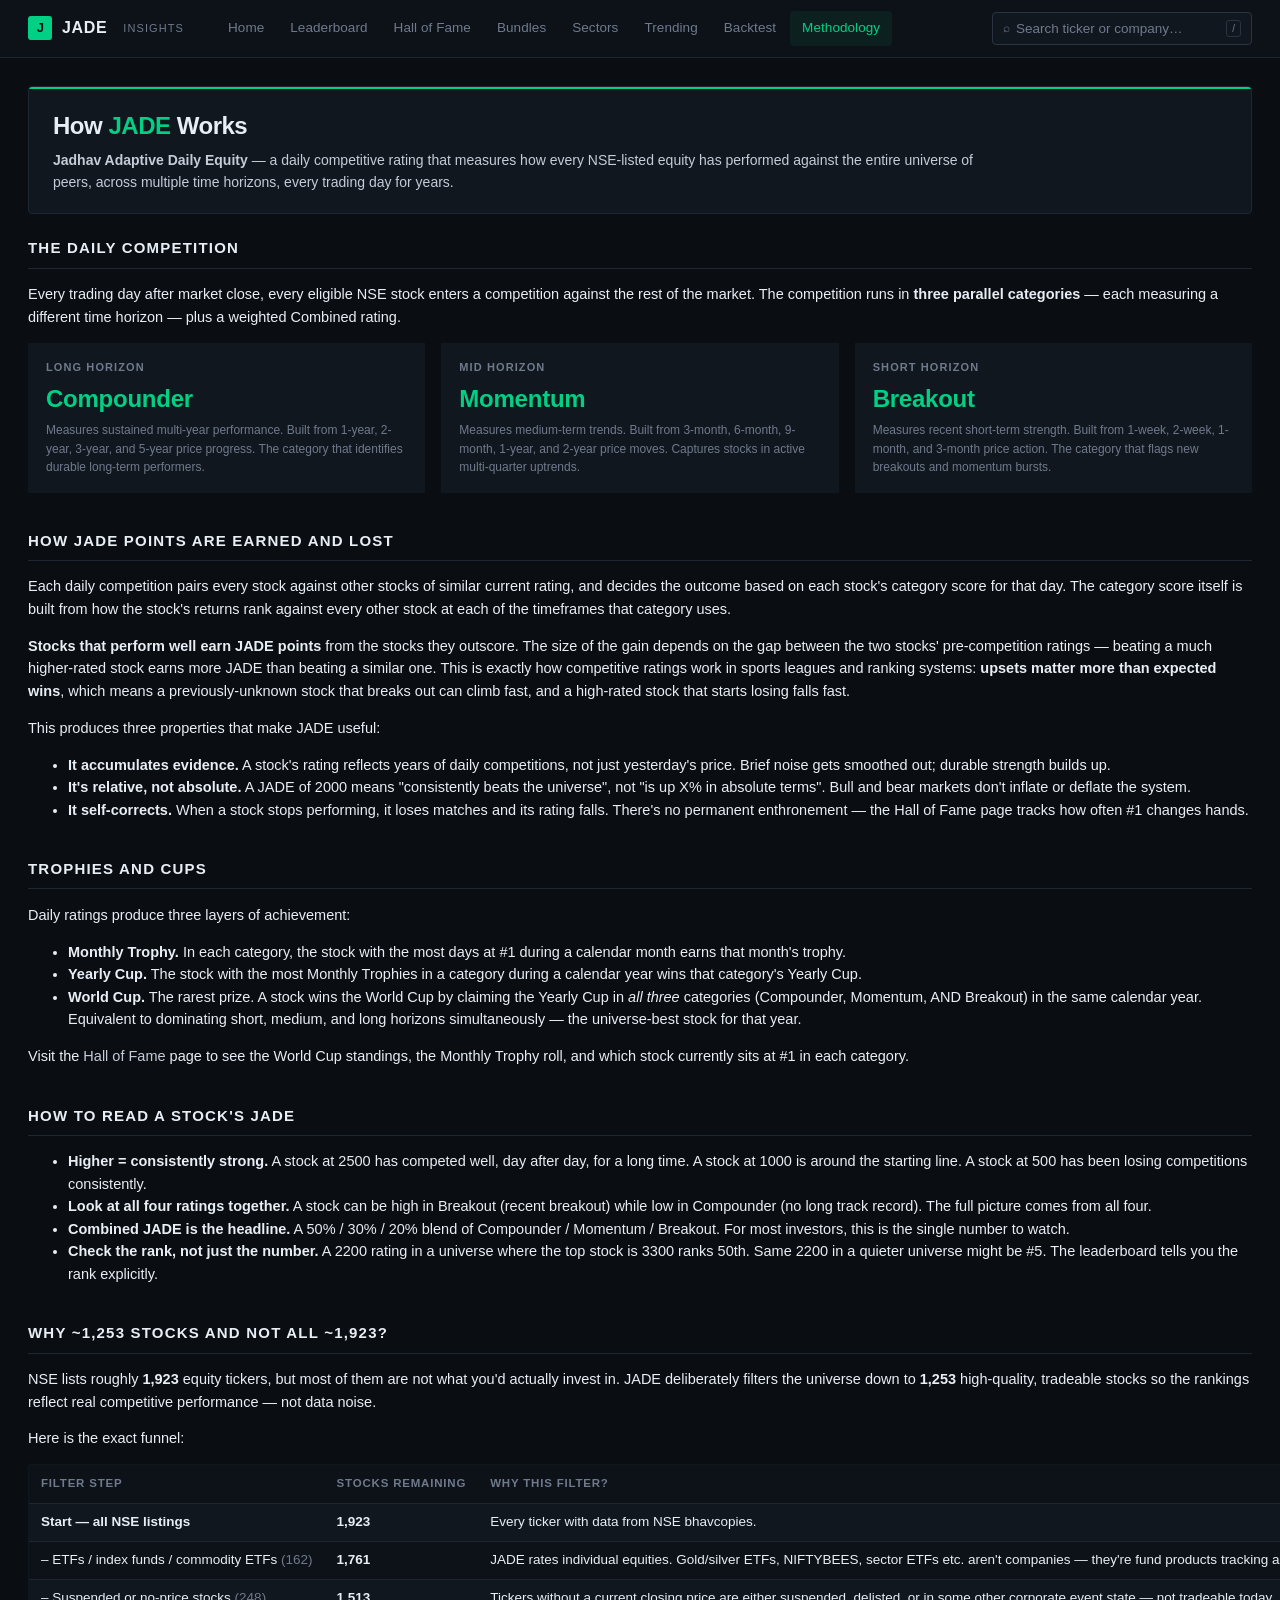
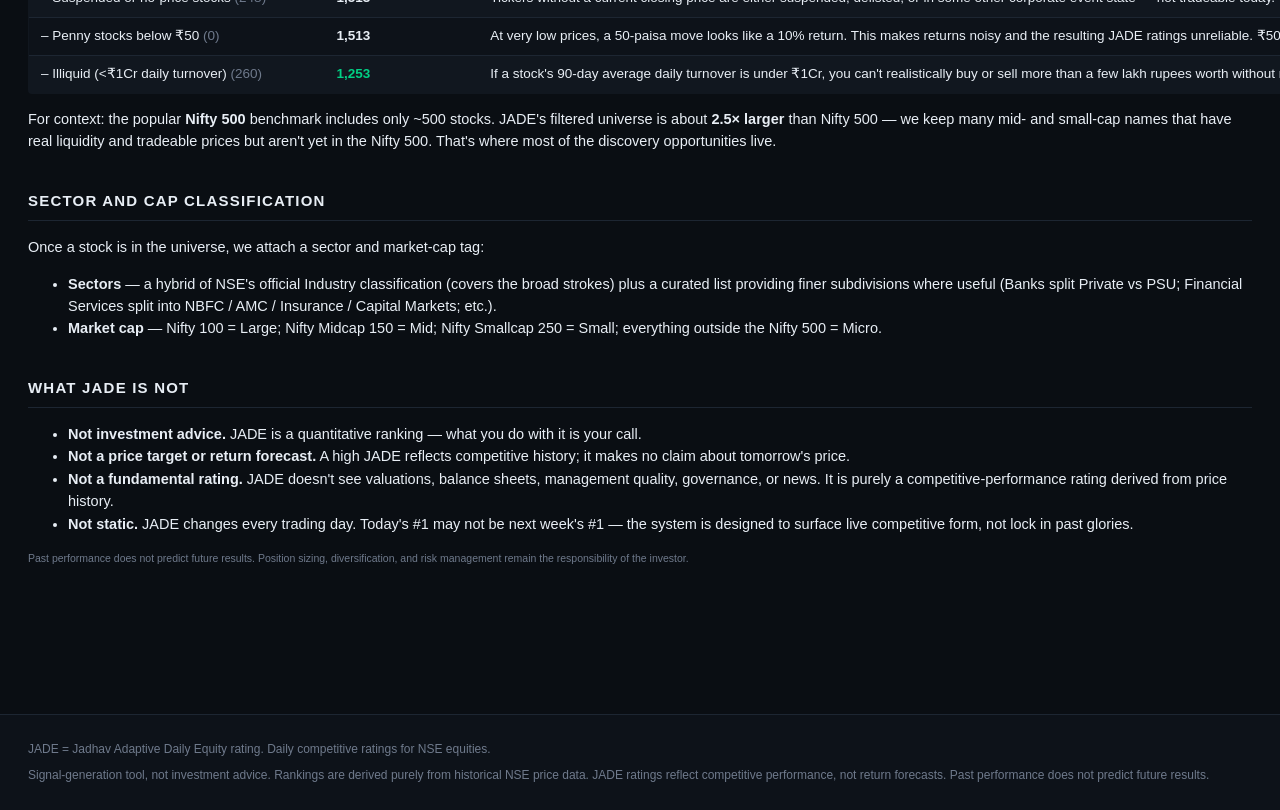
<file: methodology.html>
<!doctype html>
<html lang="en">
<head>
<meta charset="utf-8">
<meta name="viewport" content="width=device-width, initial-scale=1">
<title>Methodology — JADE Insights</title>
<link rel="stylesheet" href="css/site.css">
<script src="data.js"></script>
<script src="js/site.js" defer></script>

</head>
<body>

<div class="nav">
  <div class="nav-inner">
    <a class="brand" href="index.html">
      <span class="mark">J</span>
      <span class="logo">JADE</span>
      <span class="tagline">Insights</span>
    </a>
    <div class="nav-links"><a href="index.html" class="">Home</a><a href="leaderboard.html" class="">Leaderboard</a><a href="hall_of_fame.html" class="">Hall of Fame</a><a href="bundles.html" class="">Bundles</a><a href="sectors.html" class="">Sectors</a><a href="trending.html" class="">Trending</a><a href="backtest.html" class="">Backtest</a><a href="methodology.html" class="active">Methodology</a></div>
    <div class="nav-search">
      <span class="icon">⌕</span>
      <input id="global-search" type="text" placeholder="Search ticker or company…"
             autocomplete="off" spellcheck="false" />
      <span class="kbd">/</span>
      <div id="search-dropdown"></div>
    </div>
  </div>
</div>

<main>

<section class="hero">
  <h1>How <span class="accent">JADE</span> Works</h1>
  <p><b>Jadhav Adaptive Daily Equity</b> — a daily competitive rating that measures how every
  NSE-listed equity has performed against the entire universe of peers, across
  multiple time horizons, every trading day for years.</p>
</section>

<section>
  <h2>The daily competition</h2>
  <p>Every trading day after market close, every eligible NSE stock enters a
  competition against the rest of the market. The competition runs in <b>three
  parallel categories</b> — each measuring a different time horizon — plus a
  weighted Combined rating.</p>
  <div class="grid3" style="margin-top:14px;">
    <div class="stat-card">
      <div class="lbl">Long Horizon</div>
      <div class="val" style="color: var(--accent);">Compounder</div>
      <div class="sub">Measures sustained multi-year performance.
      Built from 1-year, 2-year, 3-year, and 5-year price progress.
      The category that identifies durable long-term performers.</div>
    </div>
    <div class="stat-card">
      <div class="lbl">Mid Horizon</div>
      <div class="val" style="color: var(--accent);">Momentum</div>
      <div class="sub">Measures medium-term trends.
      Built from 3-month, 6-month, 9-month, 1-year, and 2-year price moves.
      Captures stocks in active multi-quarter uptrends.</div>
    </div>
    <div class="stat-card">
      <div class="lbl">Short Horizon</div>
      <div class="val" style="color: var(--accent);">Breakout</div>
      <div class="sub">Measures recent short-term strength.
      Built from 1-week, 2-week, 1-month, and 3-month price action.
      The category that flags new breakouts and momentum bursts.</div>
    </div>
  </div>
</section>

<section>
  <h2>How JADE points are earned and lost</h2>
  <p>Each daily competition pairs every stock against other stocks of similar
  current rating, and decides the outcome based on each stock's category score
  for that day. The category score itself is built from how the stock's returns
  rank against every other stock at each of the timeframes that category uses.</p>
  <p><b>Stocks that perform well earn JADE points</b> from the stocks they
  outscore. The size of the gain depends on the gap between the two stocks'
  pre-competition ratings — beating a much higher-rated stock earns more JADE
  than beating a similar one. This is exactly how competitive ratings work in
  sports leagues and ranking systems: <b>upsets matter more than expected
  wins</b>, which means a previously-unknown stock that breaks out can climb
  fast, and a high-rated stock that starts losing falls fast.</p>
  <p>This produces three properties that make JADE useful:</p>
  <ul>
    <li><b>It accumulates evidence.</b> A stock's rating reflects years of daily
    competitions, not just yesterday's price. Brief noise gets smoothed out;
    durable strength builds up.</li>
    <li><b>It's relative, not absolute.</b> A JADE of 2000 means "consistently
    beats the universe", not "is up X% in absolute terms". Bull and bear
    markets don't inflate or deflate the system.</li>
    <li><b>It self-corrects.</b> When a stock stops performing, it loses
    matches and its rating falls. There's no permanent enthronement — the
    Hall of Fame page tracks how often #1 changes hands.</li>
  </ul>
</section>

<section>
  <h2>Trophies and Cups</h2>
  <p>Daily ratings produce three layers of achievement:</p>
  <ul>
    <li><b>Monthly Trophy.</b> In each category, the stock with the most
    days at #1 during a calendar month earns that month's trophy.</li>
    <li><b>Yearly Cup.</b> The stock with the most Monthly Trophies in a
    category during a calendar year wins that category's Yearly Cup.</li>
    <li><b>World Cup.</b> The rarest prize. A stock wins the World Cup
    by claiming the Yearly Cup in <i>all three</i> categories (Compounder,
    Momentum, AND Breakout) in the same calendar year. Equivalent
    to dominating short, medium, and long horizons simultaneously — the
    universe-best stock for that year.</li>
  </ul>
  <p>Visit the <a href="hall_of_fame.html">Hall of Fame</a> page to see the
  World Cup standings, the Monthly Trophy roll, and which stock currently sits at #1
  in each category.</p>
</section>

<section>
  <h2>How to read a stock's JADE</h2>
  <ul>
    <li><b>Higher = consistently strong.</b> A stock at 2500 has competed
    well, day after day, for a long time. A stock at 1000 is around the
    starting line. A stock at 500 has been losing competitions
    consistently.</li>
    <li><b>Look at all four ratings together.</b> A stock can be high in
    Breakout (recent breakout) while low in Compounder (no
    long track record). The full picture comes from all four.</li>
    <li><b>Combined JADE is the headline.</b> A 50% / 30% / 20% blend of
    Compounder / Momentum / Breakout. For most
    investors, this is the single number to watch.</li>
    <li><b>Check the rank, not just the number.</b> A 2200 rating in a
    universe where the top stock is 3300 ranks 50th. Same 2200 in a quieter
    universe might be #5. The leaderboard tells you the rank explicitly.</li>
  </ul>
</section>

<section>
  <h2>Why ~1,253 stocks and not all ~1,923?</h2>
  <p>NSE lists roughly <b>1,923</b> equity tickers, but most of them are
  not what you'd actually invest in. JADE deliberately filters the universe
  down to <b>1,253</b> high-quality, tradeable stocks so the rankings
  reflect real competitive performance — not data noise.</p>
  <p>Here is the exact funnel:</p>
  <table class="t" style="margin-top:10px;">
    <thead><tr>
      <th>Filter step</th>
      <th>Stocks remaining</th>
      <th>Why this filter?</th>
    </tr></thead>
    <tbody>
      <tr>
        <td><b>Start — all NSE listings</b></td>
        <td><b>1,923</b></td>
        <td>Every ticker with data from NSE bhavcopies.</td>
      </tr>
      <tr>
        <td>– ETFs / index funds / commodity ETFs <span class="dim">(162)</span></td>
        <td><b>1,761</b></td>
        <td>JADE rates individual equities. Gold/silver ETFs, NIFTYBEES,
        sector ETFs etc. aren't companies — they're fund products tracking
        an index or commodity.</td>
      </tr>
      <tr>
        <td>– Suspended or no-price stocks <span class="dim">(248)</span></td>
        <td><b>1,513</b></td>
        <td>Tickers without a current closing price are either suspended,
        delisted, or in some other corporate event state — not tradeable today.</td>
      </tr>
      <tr>
        <td>– Penny stocks below ₹50 <span class="dim">(0)</span></td>
        <td><b>1,513</b></td>
        <td>At very low prices, a 50-paisa move looks like a 10% return.
        This makes returns noisy and the resulting JADE ratings unreliable.
        ₹50 is the floor where the ratings start to mean something.</td>
      </tr>
      <tr>
        <td>– Illiquid (&lt;₹1Cr daily turnover) <span class="dim">(260)</span></td>
        <td><b style="color:var(--accent);">1,253</b></td>
        <td>If a stock's 90-day average daily turnover is under
        ₹1Cr, you can't realistically buy or sell
        more than a few lakh rupees worth without moving the price yourself.
        We exclude these so JADE rankings reflect stocks you can actually
        trade at the shown prices.</td>
      </tr>
    </tbody>
  </table>
  <p style="margin-top:14px;">For context: the popular <b>Nifty 500</b>
  benchmark includes only ~500 stocks. JADE's filtered universe is about
  <b>2.5× larger</b> than Nifty 500 — we keep many mid- and small-cap
  names that have real liquidity and tradeable prices but aren't yet in
  the Nifty 500. That's where most of the discovery opportunities live.</p>
</section>

<section>
  <h2>Sector and cap classification</h2>
  <p>Once a stock is in the universe, we attach a sector and market-cap tag:</p>
  <ul>
    <li><b>Sectors</b> — a hybrid of NSE's official Industry classification
    (covers the broad strokes) plus a curated list providing finer subdivisions
    where useful (Banks split Private vs PSU; Financial Services split into
    NBFC / AMC / Insurance / Capital Markets; etc.).</li>
    <li><b>Market cap</b> — Nifty 100 = Large; Nifty Midcap 150 = Mid; Nifty
    Smallcap 250 = Small; everything outside the Nifty 500 = Micro.</li>
  </ul>
</section>

<section>
  <h2>What JADE is not</h2>
  <ul>
    <li><b>Not investment advice.</b> JADE is a quantitative ranking — what
    you do with it is your call.</li>
    <li><b>Not a price target or return forecast.</b> A high JADE reflects
    competitive history; it makes no claim about tomorrow's price.</li>
    <li><b>Not a fundamental rating.</b> JADE doesn't see valuations,
    balance sheets, management quality, governance, or news. It is purely a
    competitive-performance rating derived from price history.</li>
    <li><b>Not static.</b> JADE changes every trading day. Today's #1 may
    not be next week's #1 — the system is designed to surface live
    competitive form, not lock in past glories.</li>
  </ul>
  <p class="muted" style="margin-top:14px;">Past performance does not predict
  future results. Position sizing, diversification, and risk management remain
  the responsibility of the investor.</p>
</section>

</main>

<footer>
  <div class="footer-inner">
    <div>JADE = Jadhav Adaptive Daily Equity rating.
    Daily competitive ratings for NSE equities.</div>
    <div style="margin-top:6px;">Signal-generation tool, not investment advice.
    Rankings are derived purely from historical NSE price data. JADE ratings reflect competitive
    performance, not return forecasts. Past performance does not predict future results.</div>
  </div>
</footer>

</body>
</html>
</file>
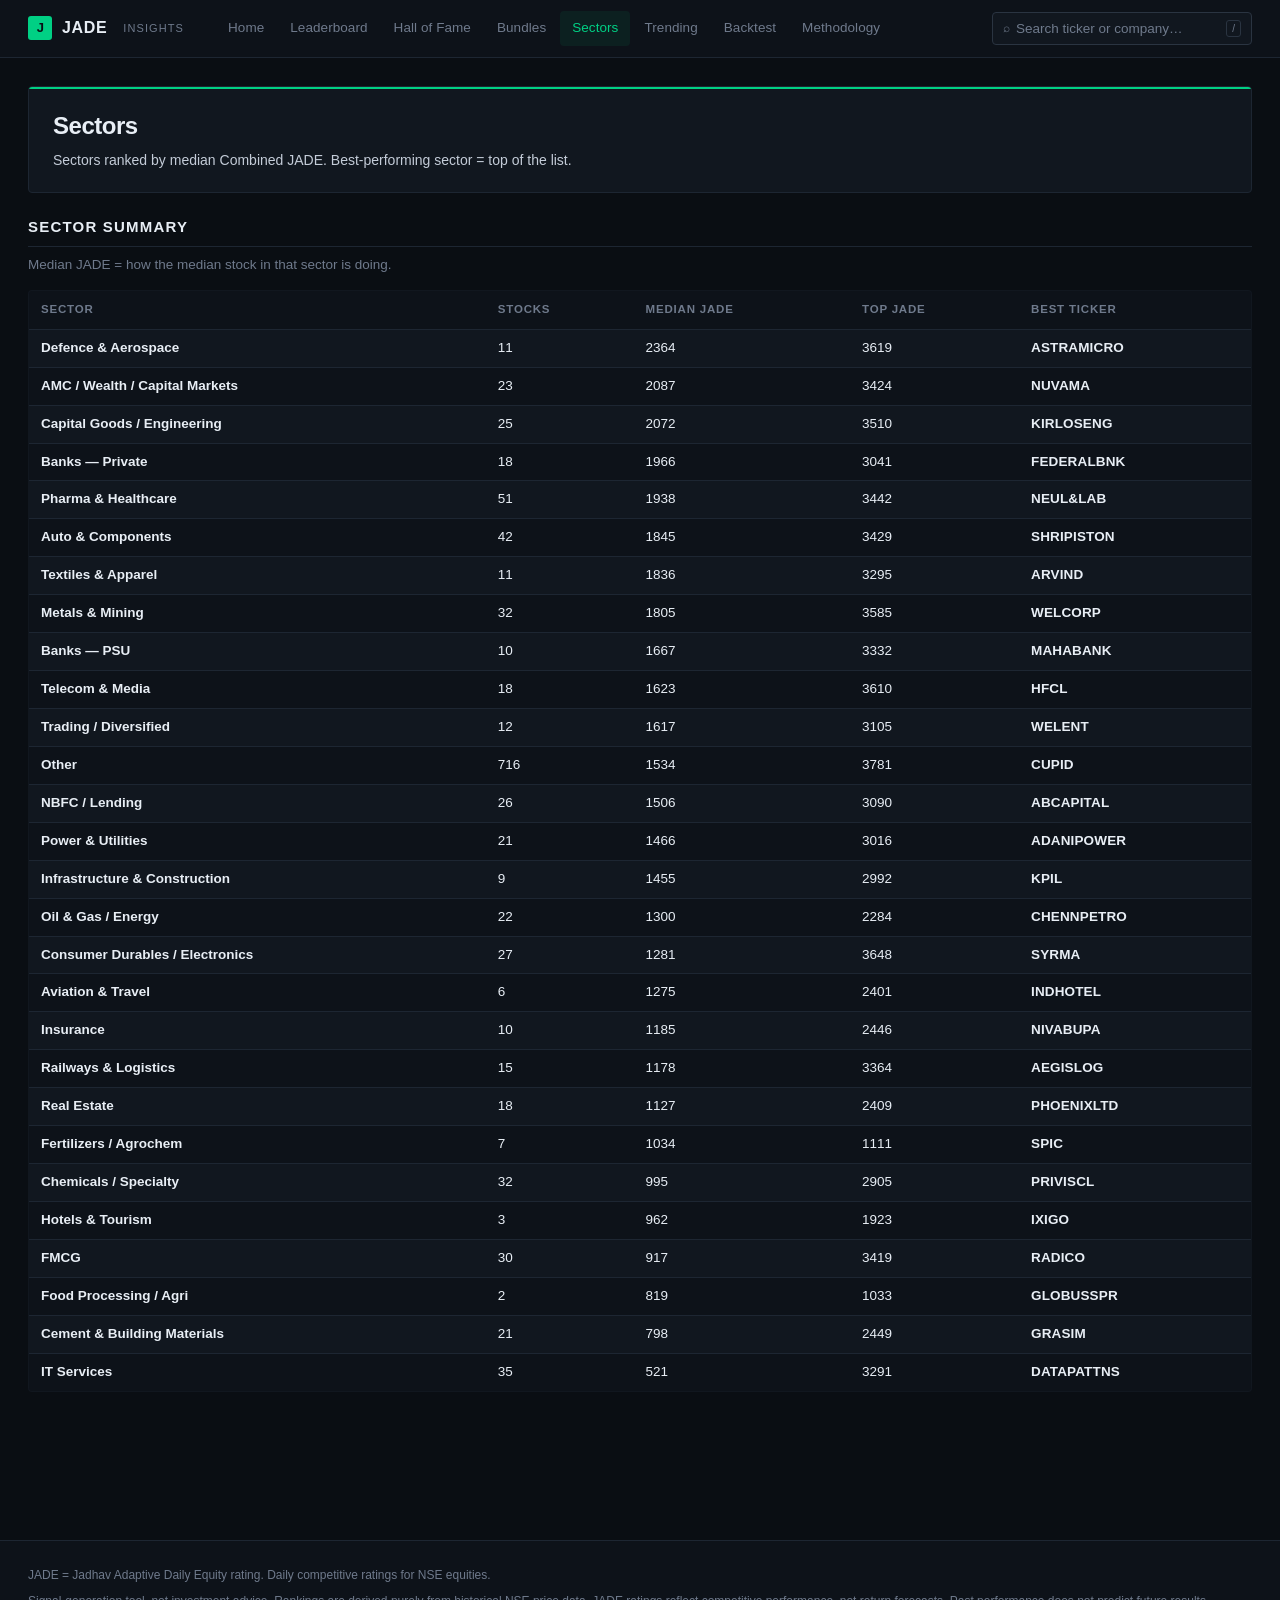
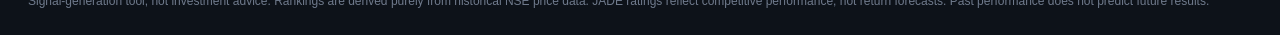
<file: sectors.html>
<!doctype html>
<html lang="en">
<head>
<meta charset="utf-8">
<meta name="viewport" content="width=device-width, initial-scale=1">
<title>Sectors — JADE Insights</title>
<link rel="stylesheet" href="css/site.css">
<script src="data.js"></script>
<script src="js/site.js" defer></script>

</head>
<body>

<div class="nav">
  <div class="nav-inner">
    <a class="brand" href="index.html">
      <span class="mark">J</span>
      <span class="logo">JADE</span>
      <span class="tagline">Insights</span>
    </a>
    <div class="nav-links"><a href="index.html" class="">Home</a><a href="leaderboard.html" class="">Leaderboard</a><a href="hall_of_fame.html" class="">Hall of Fame</a><a href="bundles.html" class="">Bundles</a><a href="sectors.html" class="active">Sectors</a><a href="trending.html" class="">Trending</a><a href="backtest.html" class="">Backtest</a><a href="methodology.html" class="">Methodology</a></div>
    <div class="nav-search">
      <span class="icon">⌕</span>
      <input id="global-search" type="text" placeholder="Search ticker or company…"
             autocomplete="off" spellcheck="false" />
      <span class="kbd">/</span>
      <div id="search-dropdown"></div>
    </div>
  </div>
</div>

<main>

<section class="hero">
  <h1>Sectors</h1>
  <p>Sectors ranked by median Combined JADE. Best-performing sector = top of the list.</p>
</section>

<section>
  <h2>Sector summary</h2>
  <p class='lead'>Median JADE = how the median stock in that sector is doing.</p>
  <table class="t"><thead><tr>
    <th>Sector</th><th>Stocks</th><th>Median JADE</th><th>Top JADE</th><th>Best ticker</th>
  </tr></thead><tbody><tr><td><b>Defence &amp; Aerospace</b></td><td>11</td><td>2364</td><td>3619</td><td><a class="ticker-link" href="stock.html?t=ASTRAMICRO">ASTRAMICRO</a></td></tr><tr><td><b>AMC / Wealth / Capital Markets</b></td><td>23</td><td>2087</td><td>3424</td><td><a class="ticker-link" href="stock.html?t=NUVAMA">NUVAMA</a></td></tr><tr><td><b>Capital Goods / Engineering</b></td><td>25</td><td>2072</td><td>3510</td><td><a class="ticker-link" href="stock.html?t=KIRLOSENG">KIRLOSENG</a></td></tr><tr><td><b>Banks — Private</b></td><td>18</td><td>1966</td><td>3041</td><td><a class="ticker-link" href="stock.html?t=FEDERALBNK">FEDERALBNK</a></td></tr><tr><td><b>Pharma &amp; Healthcare</b></td><td>51</td><td>1938</td><td>3442</td><td><a class="ticker-link" href="stock.html?t=NEUL&amp;LAB">NEUL&amp;LAB</a></td></tr><tr><td><b>Auto &amp; Components</b></td><td>42</td><td>1845</td><td>3429</td><td><a class="ticker-link" href="stock.html?t=SHRIPISTON">SHRIPISTON</a></td></tr><tr><td><b>Textiles &amp; Apparel</b></td><td>11</td><td>1836</td><td>3295</td><td><a class="ticker-link" href="stock.html?t=ARVIND">ARVIND</a></td></tr><tr><td><b>Metals &amp; Mining</b></td><td>32</td><td>1805</td><td>3585</td><td><a class="ticker-link" href="stock.html?t=WELCORP">WELCORP</a></td></tr><tr><td><b>Banks — PSU</b></td><td>10</td><td>1667</td><td>3332</td><td><a class="ticker-link" href="stock.html?t=MAHABANK">MAHABANK</a></td></tr><tr><td><b>Telecom &amp; Media</b></td><td>18</td><td>1623</td><td>3610</td><td><a class="ticker-link" href="stock.html?t=HFCL">HFCL</a></td></tr><tr><td><b>Trading / Diversified</b></td><td>12</td><td>1617</td><td>3105</td><td><a class="ticker-link" href="stock.html?t=WELENT">WELENT</a></td></tr><tr><td><b>Other</b></td><td>716</td><td>1534</td><td>3781</td><td><a class="ticker-link" href="stock.html?t=CUPID">CUPID</a></td></tr><tr><td><b>NBFC / Lending</b></td><td>26</td><td>1506</td><td>3090</td><td><a class="ticker-link" href="stock.html?t=ABCAPITAL">ABCAPITAL</a></td></tr><tr><td><b>Power &amp; Utilities</b></td><td>21</td><td>1466</td><td>3016</td><td><a class="ticker-link" href="stock.html?t=ADANIPOWER">ADANIPOWER</a></td></tr><tr><td><b>Infrastructure &amp; Construction</b></td><td>9</td><td>1455</td><td>2992</td><td><a class="ticker-link" href="stock.html?t=KPIL">KPIL</a></td></tr><tr><td><b>Oil &amp; Gas / Energy</b></td><td>22</td><td>1300</td><td>2284</td><td><a class="ticker-link" href="stock.html?t=CHENNPETRO">CHENNPETRO</a></td></tr><tr><td><b>Consumer Durables / Electronics</b></td><td>27</td><td>1281</td><td>3648</td><td><a class="ticker-link" href="stock.html?t=SYRMA">SYRMA</a></td></tr><tr><td><b>Aviation &amp; Travel</b></td><td>6</td><td>1275</td><td>2401</td><td><a class="ticker-link" href="stock.html?t=INDHOTEL">INDHOTEL</a></td></tr><tr><td><b>Insurance</b></td><td>10</td><td>1185</td><td>2446</td><td><a class="ticker-link" href="stock.html?t=NIVABUPA">NIVABUPA</a></td></tr><tr><td><b>Railways &amp; Logistics</b></td><td>15</td><td>1178</td><td>3364</td><td><a class="ticker-link" href="stock.html?t=AEGISLOG">AEGISLOG</a></td></tr><tr><td><b>Real Estate</b></td><td>18</td><td>1127</td><td>2409</td><td><a class="ticker-link" href="stock.html?t=PHOENIXLTD">PHOENIXLTD</a></td></tr><tr><td><b>Fertilizers / Agrochem</b></td><td>7</td><td>1034</td><td>1111</td><td><a class="ticker-link" href="stock.html?t=SPIC">SPIC</a></td></tr><tr><td><b>Chemicals / Specialty</b></td><td>32</td><td>995</td><td>2905</td><td><a class="ticker-link" href="stock.html?t=PRIVISCL">PRIVISCL</a></td></tr><tr><td><b>Hotels &amp; Tourism</b></td><td>3</td><td>962</td><td>1923</td><td><a class="ticker-link" href="stock.html?t=IXIGO">IXIGO</a></td></tr><tr><td><b>FMCG</b></td><td>30</td><td>917</td><td>3419</td><td><a class="ticker-link" href="stock.html?t=RADICO">RADICO</a></td></tr><tr><td><b>Food Processing / Agri</b></td><td>2</td><td>819</td><td>1033</td><td><a class="ticker-link" href="stock.html?t=GLOBUSSPR">GLOBUSSPR</a></td></tr><tr><td><b>Cement &amp; Building Materials</b></td><td>21</td><td>798</td><td>2449</td><td><a class="ticker-link" href="stock.html?t=GRASIM">GRASIM</a></td></tr><tr><td><b>IT Services</b></td><td>35</td><td>521</td><td>3291</td><td><a class="ticker-link" href="stock.html?t=DATAPATTNS">DATAPATTNS</a></td></tr></tbody></table>
</section>

</main>

<footer>
  <div class="footer-inner">
    <div>JADE = Jadhav Adaptive Daily Equity rating.
    Daily competitive ratings for NSE equities.</div>
    <div style="margin-top:6px;">Signal-generation tool, not investment advice.
    Rankings are derived purely from historical NSE price data. JADE ratings reflect competitive
    performance, not return forecasts. Past performance does not predict future results.</div>
  </div>
</footer>

</body>
</html>
</file>
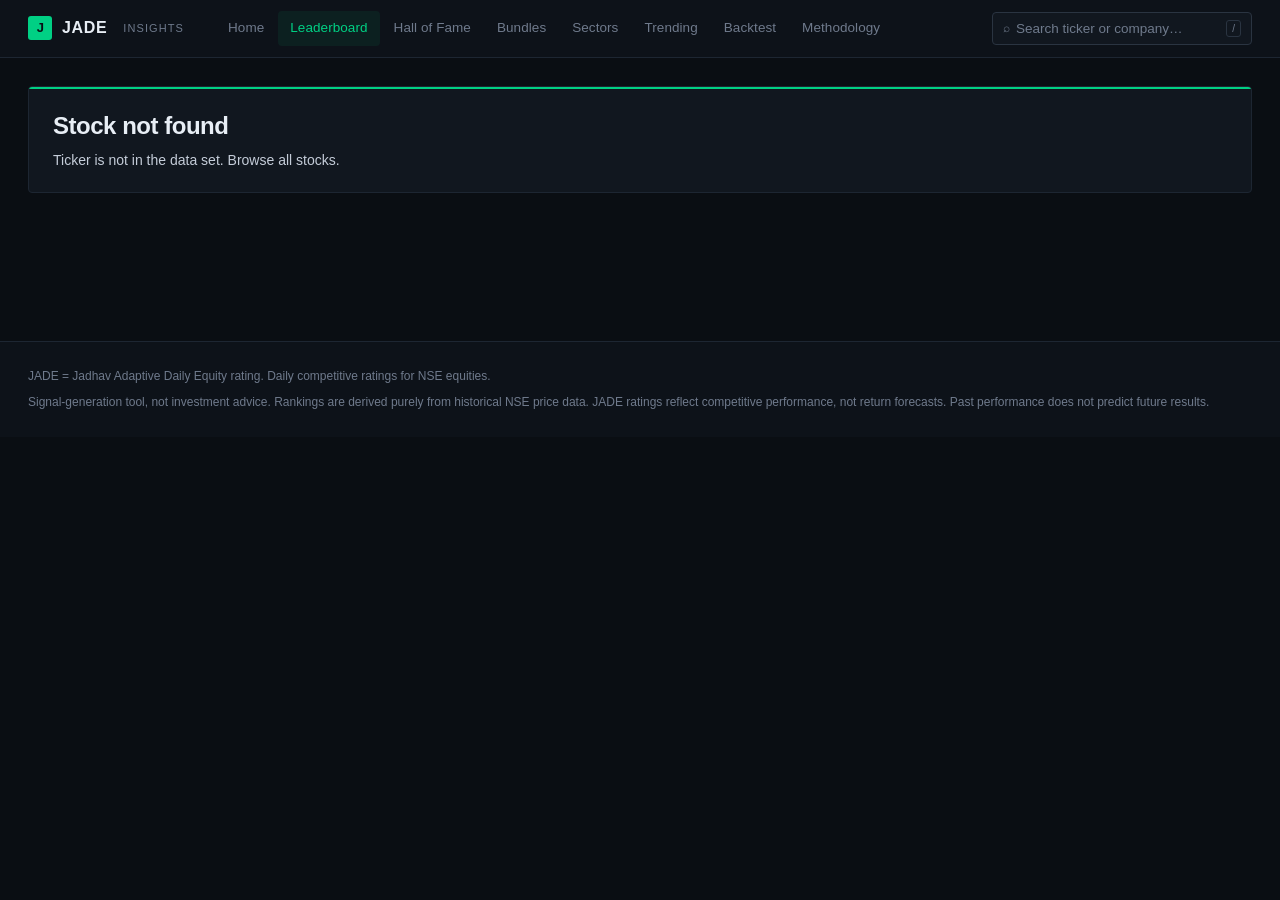
<file: stock.html>
<!doctype html>
<html lang="en">
<head>
<meta charset="utf-8">
<meta name="viewport" content="width=device-width, initial-scale=1">
<title>Stock Detail — JADE Insights</title>
<link rel="stylesheet" href="css/site.css">
<script src="data.js"></script>
<script src="js/site.js" defer></script>

</head>
<body>

<div class="nav">
  <div class="nav-inner">
    <a class="brand" href="index.html">
      <span class="mark">J</span>
      <span class="logo">JADE</span>
      <span class="tagline">Insights</span>
    </a>
    <div class="nav-links"><a href="index.html" class="">Home</a><a href="leaderboard.html" class="active">Leaderboard</a><a href="hall_of_fame.html" class="">Hall of Fame</a><a href="bundles.html" class="">Bundles</a><a href="sectors.html" class="">Sectors</a><a href="trending.html" class="">Trending</a><a href="backtest.html" class="">Backtest</a><a href="methodology.html" class="">Methodology</a></div>
    <div class="nav-search">
      <span class="icon">⌕</span>
      <input id="global-search" type="text" placeholder="Search ticker or company…"
             autocomplete="off" spellcheck="false" />
      <span class="kbd">/</span>
      <div id="search-dropdown"></div>
    </div>
  </div>
</div>

<main>

<section id="stock-content">
  <div class="dim">Loading…</div>
</section>

<script>
// Render Awards & Honors block for a ticker.
function renderAwards(t) {
  const SL = DATA.system_labels || {};
  function label(k) { return SL[k] || k; }
  const systems = ['classical','rapid','blitz','combined'];

  // Monthly trophies the stock has won, grouped by system.
  const won_monthly = {};
  systems.forEach(sys => {
    const arr = (DATA.monthly_trophies && DATA.monthly_trophies[sys]) || [];
    won_monthly[sys] = arr.filter(m => m.ticker === t);
  });

  // Yearly cups won, grouped by system.
  const yc = (DATA.year_crowns || []).filter(y => y.ticker === t);

  // Detect World Cup (same ticker wins classical+rapid+blitz in same year)
  const byYearSystem = {};
  (DATA.year_crowns || []).forEach(y => {
    if (!byYearSystem[y.year]) byYearSystem[y.year] = {};
    byYearSystem[y.year][y.system] = y.ticker;
  });
  const worldCupYears = [];
  Object.keys(byYearSystem).forEach(y => {
    const sys = byYearSystem[y];
    if (sys['classical'] === t && sys['rapid'] === t && sys['blitz'] === t) {
      worldCupYears.push(y);
    }
  });

  const totalMonthly = systems.reduce((a, s) => a + won_monthly[s].length, 0);
  const totalYearly = yc.length;
  const totalWC = worldCupYears.length;
  if (totalMonthly === 0 && totalYearly === 0 && totalWC === 0) {
    // No awards — show a small "no honors yet" hint
    return '<section><h2>Awards &amp; Honors</h2>' +
           '<p class="dim">No monthly trophies, yearly cups, or World Cup wins so far. ' +
           'Doesn\'t mean the stock can\'t earn them — it just hasn\'t held the #1 spot ' +
           'for long enough in a single calendar month yet.</p></section>';
  }

  let html = '<section><h2>Awards &amp; Honors</h2>';
  html += '<p class="lead">Trophies and cups earned over the daily JADE competition.</p>';

  // World Cup banner (rarest first)
  if (totalWC > 0) {
    html += '<div class="bundle gold">' +
            '<div class="bundle-head"><h3>World Cup Winner</h3>' +
            '<div class="bundle-meta">'+totalWC+' year(s)</div></div>' +
            '<div class="bundle-thesis">Won the Yearly Cup in <b>all three</b> categories ' +
            '(' + label('classical') + ', ' + label('rapid') + ', AND ' + label('blitz') +
            ') in: <b>' + worldCupYears.join(', ') + '</b>. ' +
            'The rarest prize in the system — universe-best stock for the year.</div></div>';
  }

  // Yearly Cups
  if (totalYearly > 0) {
    html += '<div class="bundle">' +
            '<div class="bundle-head"><h3>Yearly Cup Winner</h3>' +
            '<div class="bundle-meta">'+totalYearly+' cup(s)</div></div>' +
            '<table class="t"><thead><tr>' +
            '<th>Year</th><th>Category</th><th class="num">Monthly trophies</th>' +
            '<th class="num">Days at #1</th></tr></thead><tbody>';
    yc.sort((a, b) => (b.year > a.year ? 1 : -1)).forEach(y => {
      html += '<tr><td><b>'+y.year+'</b></td>' +
              '<td>'+label(y.system)+'</td>' +
              '<td class="num">'+y.trophies+'</td>' +
              '<td class="num">'+y.total_days_at_1+'</td></tr>';
    });
    html += '</tbody></table></div>';
  }

  // Monthly Trophies (grouped by system, collapsed view)
  if (totalMonthly > 0) {
    html += '<div class="bundle">' +
            '<div class="bundle-head"><h3>Monthly Trophies</h3>' +
            '<div class="bundle-meta">'+totalMonthly+' across all categories</div></div>' +
            '<table class="t"><thead><tr>' +
            '<th>Category</th><th class="num">Trophies</th><th>Months won</th>' +
            '</tr></thead><tbody>';
    systems.forEach(sys => {
      const ms = won_monthly[sys];
      if (ms.length === 0) return;
      const monthsStr = ms.map(m => m.month).join(', ');
      html += '<tr><td><b>'+label(sys)+'</b></td>' +
              '<td class="num">'+ms.length+'</td>' +
              '<td class="dim" style="font-size:11px;">'+monthsStr+'</td></tr>';
    });
    html += '</tbody></table></div>';
  }

  html += '</section>';
  return html;
}

function fmtSection(t, s) {
  if (!s) {
    return '<div class="hero"><h1>Stock not found</h1>'
         + '<p>Ticker <b>' + (t || '') + '</b> is not in the data set. '
         + '<a href="leaderboard.html">Browse all stocks</a>.</p></div>';
  }

  function pct(v, dec) { dec = dec===undefined?1:dec; if(v===null||v===undefined||isNaN(v))return '—'; const sign=v>0?'+':''; return sign+(v*100).toFixed(dec)+'%'; }
  function num(v, dec) { dec = dec===undefined?0:dec; if(v===null||v===undefined||isNaN(v))return '—'; return Number(v).toFixed(dec); }
  function price(v) { if(v===null||v===undefined||isNaN(v))return '—'; return '₹'+Number(v).toFixed(2); }
  function cls(v) { if(v===null||v===undefined||isNaN(v))return 'dim'; return v>0?'up':(v<0?'down':'dim'); }

  // Rank helper — uses s.rank_<system> baked in payload
  function rankBadge(r) {
    if (r === null || r === undefined) return '';
    return '<span class="rank-badge">#' + r + '</span>';
  }

  let html = '';
  html += '<div class="stock-head">';
  html += '<div><span class="symbol">' + s.ticker + '</span>'
       +  '<span class="price">' + price(s.last_price) + '</span></div>';
  html += '<div class="meta">';
  html += 'Sector: <b>' + (s.llm_sector || s.nse_sector || '—') + '</b>';
  if (s.cap_bucket) html += ' · Cap: <span class="tag cap-'+s.cap_bucket+'">'+s.cap_bucket+'</span>';
  if (s.vol_bucket) html += ' · Vol: <span class="tag '+s.vol_bucket+'">'+s.vol_bucket+' ('+(s.vol_annual?(s.vol_annual*100).toFixed(0)+'%':'—')+')</span>';
  if (s.avg_turnover_90d) {
    const inr = s.avg_turnover_90d;
    const inrStr = inr >= 1e7 ? '₹'+(inr/1e7).toFixed(1)+'Cr/day' : '₹'+(inr/1e5).toFixed(1)+'L/day';
    html += ' · Liquidity: <b>'+inrStr+'</b>';
  }
  html += '</div></div>';

  // 4 JADE score cards — use display labels from DATA.system_labels
  const SL = DATA.system_labels || {};
  function label(key) { return SL[key] || key; }

  // Universe size per category — only stocks that have a JADE rating in
  // that category count toward "X of Y" and percentile.
  const universeSize = {};
  ['classical','rapid','blitz','combined'].forEach(sys => {
    universeSize[sys] = (DATA.stocks || []).filter(
      x => x['elo_'+sys] !== null && x['elo_'+sys] !== undefined
    ).length;
  });

  function percentileFromRank(rank, total) {
    if (!rank || !total) return null;
    // Rank #1 of N → 100%.  Rank #N of N → ~0%.
    return ((total - rank + 1) / total) * 100;
  }

  html += '<section><h2>JADE Ratings</h2>';
  html += '<div class="score-grid">';
  [
    ['combined',  s.elo_combined,  s.rank_combined,  'Weighted blend (50% '+label('classical')+' / 30% '+label('rapid')+' / 20% '+label('blitz')+')'],
    ['classical', s.elo_classical, s.rank_classical, 'Long horizon · 1y / 2y / 3y / 5y returns'],
    ['rapid',     s.elo_rapid,     s.rank_rapid,     'Mid horizon · 3m – 2y returns'],
    ['blitz',     s.elo_blitz,     s.rank_blitz,     'Short horizon · 1w – 3m returns'],
  ].forEach(arr => {
    const [key, val, rank, hint] = arr;
    const total = universeSize[key];
    const pct = percentileFromRank(rank, total);
    html += '<div class="score-card">';
    html += '<div class="lbl">'+label(key)+' JADE</div>';
    html += '<div class="big">'+num(val,0)+rankBadge(rank)+'</div>';
    if (rank && total) {
      html += '<div class="sub">#'+rank+' of '+total.toLocaleString()
           +  ' · <b>'+pct.toFixed(1)+' percentile</b></div>';
    } else if (val !== null && val !== undefined) {
      html += '<div class="sub">unranked in this category</div>';
    }
    html += '<div class="sub" style="margin-top:4px;">'+hint+'</div>';
    html += '</div>';
  });
  html += '</div></section>';

  // Awards & Honors — Monthly Trophies + Yearly Cups + World Cup
  html += renderAwards(t);

  // Returns table
  html += '<section><h2>Returns</h2>';
  html += '<p class="lead">Cumulative returns at each horizon, plus annualized CAGR for the multi-year windows.</p>';
  html += '<div class="grid2">';
  // Cumulative returns
  html += '<div><h3>Cumulative returns</h3><table class="returns-table">';
  [['1w','1 week'],['2w','2 weeks'],['1m','1 month'],['3m','3 months'],['6m','6 months'],
   ['9m','9 months'],['1y','1 year'],['2y','2 years'],['3y','3 years'],
   ['5y','5 years'],['7y','7 years'],['9y','9 years'],['11y','11 years']].forEach(p => {
     const v = s['r_'+p[0]];
     html += '<tr><th>'+p[1]+'</th><td class="'+cls(v)+'">'+pct(v)+'</td></tr>';
  });
  html += '</table></div>';
  // CAGR
  html += '<div><h3>Annualized return (CAGR)</h3><table class="returns-table">';
  [['1y','1y CAGR'],['2y','2y CAGR'],['3y','3y CAGR'],['5y','5y CAGR'],
   ['7y','7y CAGR'],['9y','9y CAGR'],['11y','11y CAGR']].forEach(p => {
     const v = s['cagr_'+p[0]];
     html += '<tr><th>'+p[1]+'</th><td class="'+cls(v)+'">'+pct(v)+'</td></tr>';
  });
  html += '</table></div>';
  html += '</div></section>';

  // Risk-adjusted return — Sharpe over 1y and 3y daily-return windows.
  // Sharpe rule-of-thumb for an individual NSE equity: >1 is solid,
  // >1.5 is excellent, <0 means the stock lost money before adjusting
  // for vol. Colored via the same up/down/dim classes.
  function sharpeClass(v){
    if (v === null || v === undefined || isNaN(v)) return 'dim';
    if (v >= 1.0) return 'up';
    if (v <  0)   return 'down';
    return 'dim';
  }
  function sharpeFmt(v){
    if (v === null || v === undefined || isNaN(v)) return '—';
    return Number(v).toFixed(2);
  }
  if (s.sharpe_1y !== undefined || s.sharpe_3y !== undefined) {
    html += '<section><h2>Risk-adjusted return (Sharpe)</h2>';
    html += '<p class="lead">Annualized Sharpe ratio computed on daily returns (risk-free rate = 0). &gt; 1.0 is solid, &gt; 1.5 is excellent, &lt; 0 means returns didn\'t compensate for the volatility taken.</p>';
    html += '<div class="grid2">';
    html += '<div class="score-card"><div class="lbl">1-year Sharpe</div><div class="big '+sharpeClass(s.sharpe_1y)+'">'+sharpeFmt(s.sharpe_1y)+'</div><div class="sub">Trailing 252 trading days · annualized</div></div>';
    html += '<div class="score-card"><div class="lbl">3-year Sharpe</div><div class="big '+sharpeClass(s.sharpe_3y)+'">'+sharpeFmt(s.sharpe_3y)+'</div><div class="sub">Trailing 3 years · less noisy</div></div>';
    html += '</div></section>';
  }

  // Peak / Drawdown stats
  html += '<section><h2>Peak &amp; Drawdown</h2>';
  html += '<p class="lead">All-time peak JADE per category and current distance from that peak.</p>';
  html += '<div class="grid2">';
  ['combined','classical','rapid','blitz'].forEach(sys => {
    const pk = s['peak_elo_'+sys];
    const dd = s['peak_drawdown_pct_'+sys];
    const dsp = s['days_since_peak_'+sys];
    const date = s['peak_date_'+sys];
    if (pk === null || pk === undefined) return;
    html += '<div class="score-card">';
    html += '<div class="lbl">'+label(sys)+' JADE</div>';
    html += '<div class="big">Peak '+num(pk,0)+'</div>';
    html += '<div class="sub">on '+(date||'—')+' · '+(dsp!==null?dsp+'d ago':'')+'</div>';
    html += '<div class="sub" style="margin-top:6px;">Now: '+num(s['elo_'+sys],0)+' · '
         + 'From peak: <span class="'+cls(dd)+'">'+pct(dd)+'</span></div>';
    html += '</div>';
  });
  html += '</div></section>';

  // Recent movement
  html += '<section><h2>Recent Movement</h2>';
  html += '<p class="lead">JADE deltas across 1-week, 1-month and 3-month windows.</p>';
  html += '<table class="t" style="font-size:13px;"><thead><tr>';
  html += '<th>Category</th><th>1w Δ</th><th>1m Δ</th><th>3m Δ</th></tr></thead><tbody>';
  ['combined','classical','rapid','blitz'].forEach(sys => {
    html += '<tr><td><b>'+label(sys)+'</b></td>';
    ['1w','1m','3m'].forEach(p => {
      const v = s['delta_elo_'+sys+'_'+p];
      if (v === null || v === undefined) { html += '<td class="dim">—</td>'; }
      else {
        const sign = v>0?'+':'';
        html += '<td class="'+cls(v)+'">'+sign+v.toFixed(0)+'</td>';
      }
    });
    html += '</tr>';
  });
  html += '</tbody></table></section>';

  return html;
}

window.addEventListener('DOMContentLoaded', () => {
  const url = new URL(window.location.href);
  const t = (url.searchParams.get('t') || '').toUpperCase();
  const stock = (DATA.stocks || []).find(s => (s.ticker || '').toUpperCase() === t);
  document.getElementById('stock-content').innerHTML = fmtSection(t, stock);
});
</script>

</main>

<footer>
  <div class="footer-inner">
    <div>JADE = Jadhav Adaptive Daily Equity rating.
    Daily competitive ratings for NSE equities.</div>
    <div style="margin-top:6px;">Signal-generation tool, not investment advice.
    Rankings are derived purely from historical NSE price data. JADE ratings reflect competitive
    performance, not return forecasts. Past performance does not predict future results.</div>
  </div>
</footer>

</body>
</html>
</file>
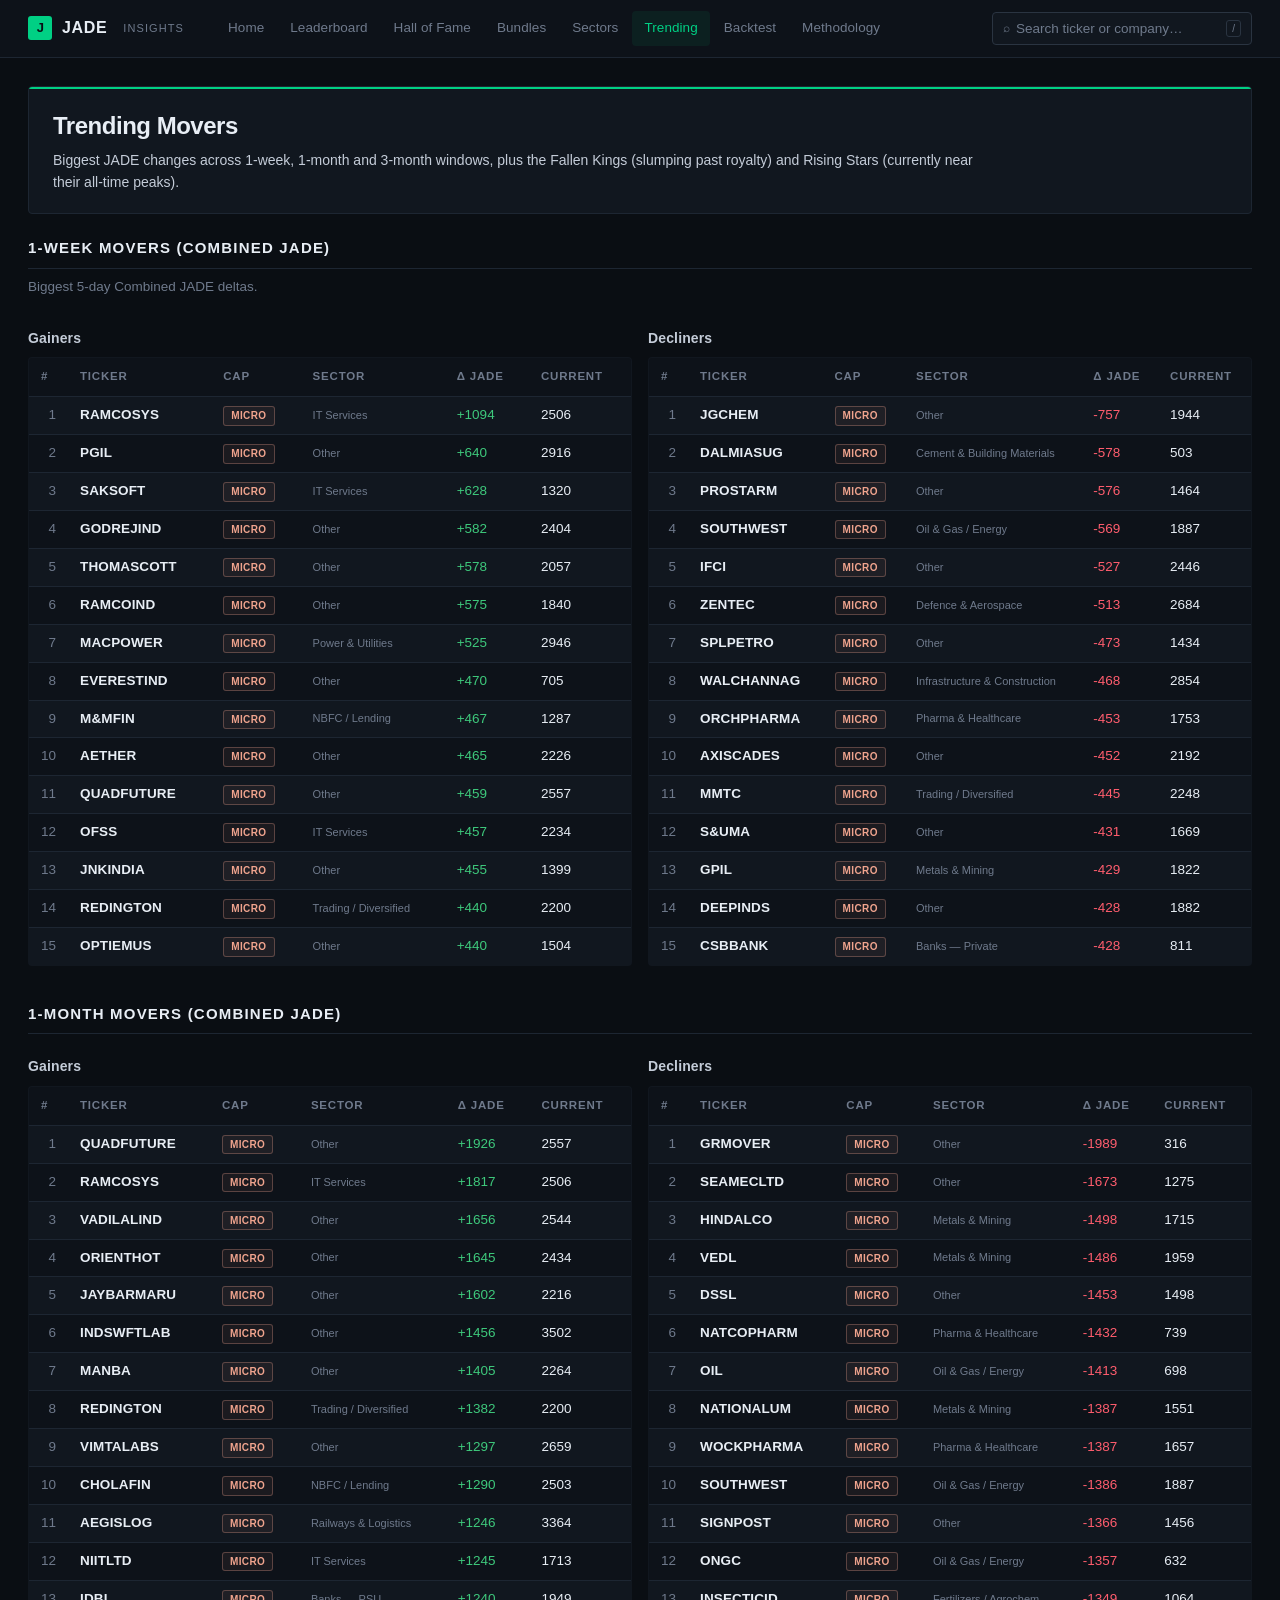
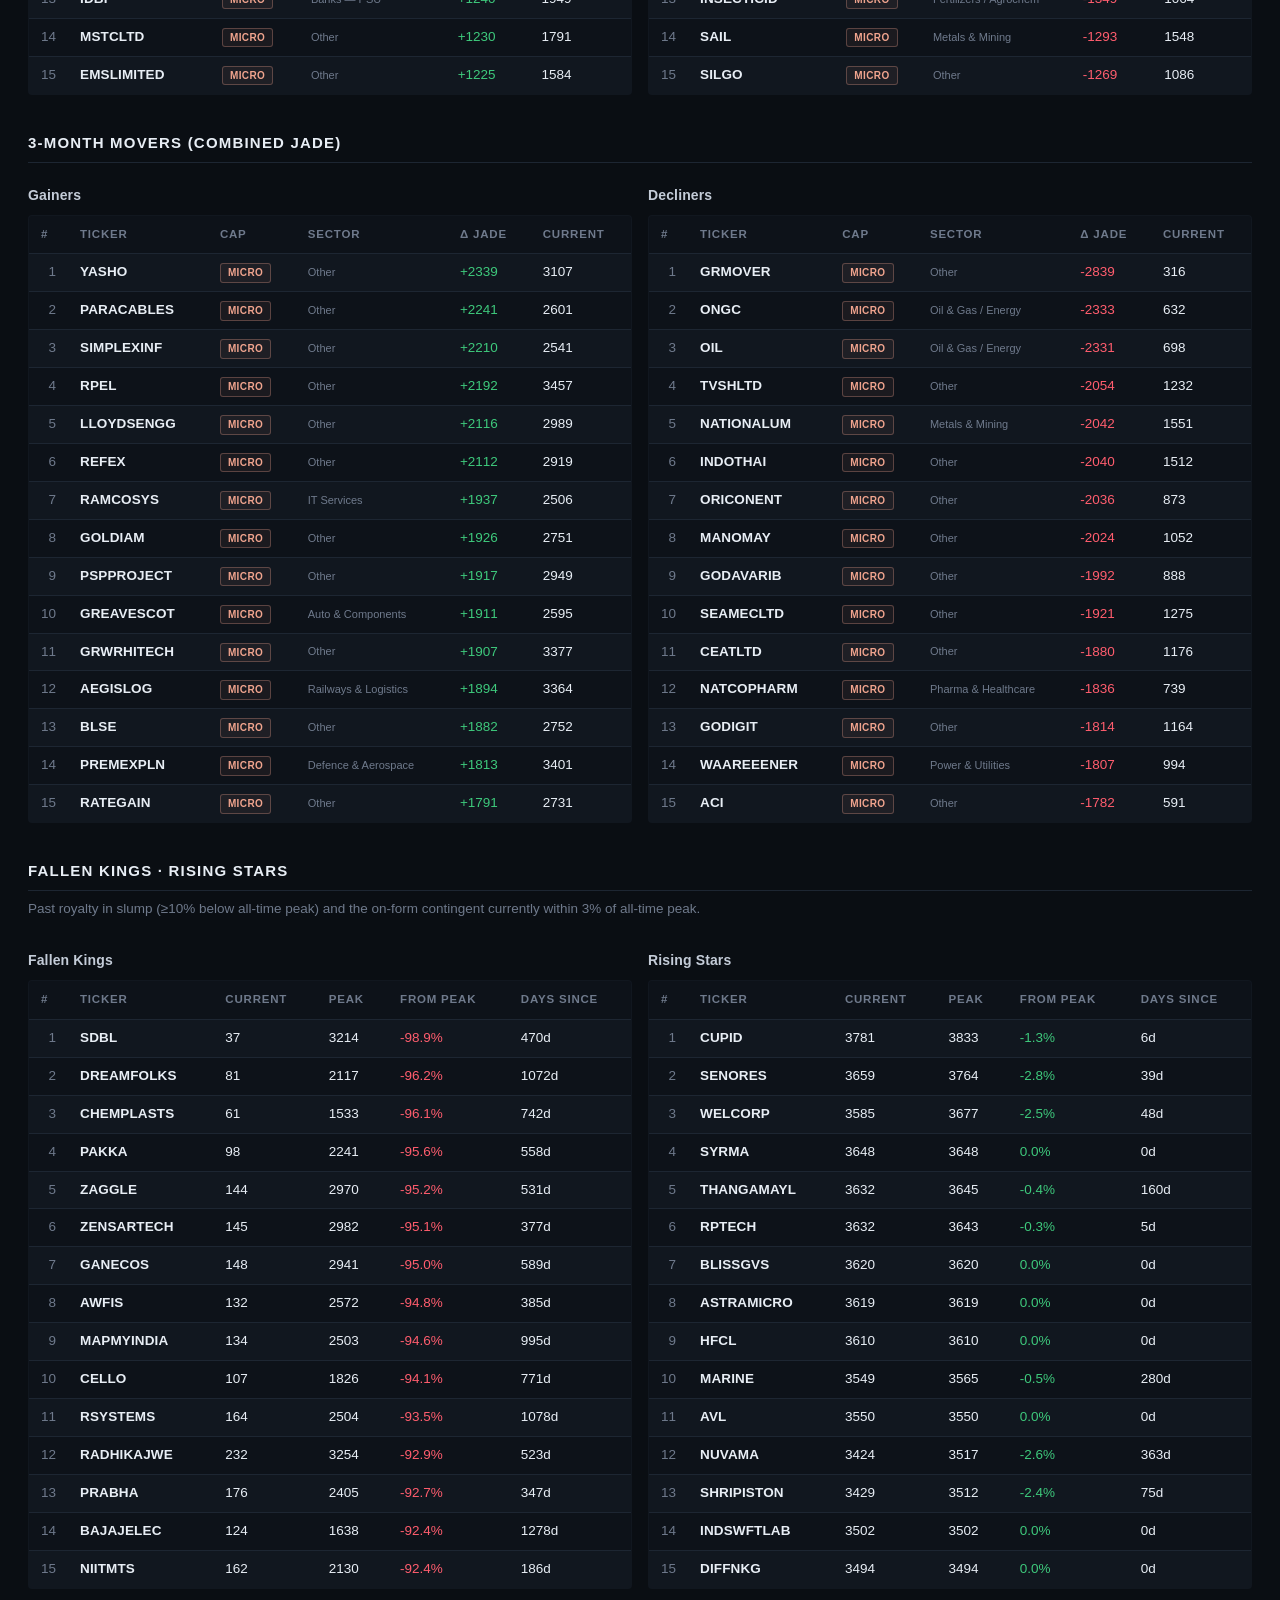
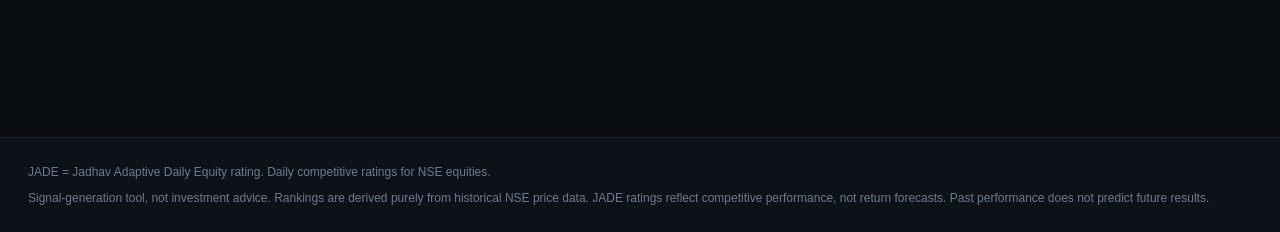
<file: trending.html>
<!doctype html>
<html lang="en">
<head>
<meta charset="utf-8">
<meta name="viewport" content="width=device-width, initial-scale=1">
<title>Trending — JADE Insights</title>
<link rel="stylesheet" href="css/site.css">
<script src="data.js"></script>
<script src="js/site.js" defer></script>

</head>
<body>

<div class="nav">
  <div class="nav-inner">
    <a class="brand" href="index.html">
      <span class="mark">J</span>
      <span class="logo">JADE</span>
      <span class="tagline">Insights</span>
    </a>
    <div class="nav-links"><a href="index.html" class="">Home</a><a href="leaderboard.html" class="">Leaderboard</a><a href="hall_of_fame.html" class="">Hall of Fame</a><a href="bundles.html" class="">Bundles</a><a href="sectors.html" class="">Sectors</a><a href="trending.html" class="active">Trending</a><a href="backtest.html" class="">Backtest</a><a href="methodology.html" class="">Methodology</a></div>
    <div class="nav-search">
      <span class="icon">⌕</span>
      <input id="global-search" type="text" placeholder="Search ticker or company…"
             autocomplete="off" spellcheck="false" />
      <span class="kbd">/</span>
      <div id="search-dropdown"></div>
    </div>
  </div>
</div>

<main>

<section class="hero">
  <h1>Trending Movers</h1>
  <p>Biggest JADE changes across 1-week, 1-month and 3-month windows, plus
  the Fallen Kings (slumping past royalty) and Rising Stars (currently near
  their all-time peaks).</p>
</section>

<section>
  <h2>1-Week Movers (Combined JADE)</h2>
  <p class='lead'>Biggest 5-day Combined JADE deltas.</p>
  <div class="grid2">
    <div><h3>Gainers</h3><table class='t'><thead><tr><th>#</th><th>Ticker</th><th>Cap</th><th>Sector</th><th>Δ JADE</th><th>Current</th></tr></thead><tbody><tr><td class='rank'>1</td><td><a class="ticker-link" href="stock.html?t=RAMCOSYS">RAMCOSYS</a></td><td><span class="tag cap-micro">micro</span></td><td class='dim' style='font-size:11px;'>IT Services</td><td class='up'>+1094</td><td>2506</td></tr><tr><td class='rank'>2</td><td><a class="ticker-link" href="stock.html?t=PGIL">PGIL</a></td><td><span class="tag cap-micro">micro</span></td><td class='dim' style='font-size:11px;'>Other</td><td class='up'>+640</td><td>2916</td></tr><tr><td class='rank'>3</td><td><a class="ticker-link" href="stock.html?t=SAKSOFT">SAKSOFT</a></td><td><span class="tag cap-micro">micro</span></td><td class='dim' style='font-size:11px;'>IT Services</td><td class='up'>+628</td><td>1320</td></tr><tr><td class='rank'>4</td><td><a class="ticker-link" href="stock.html?t=GODREJIND">GODREJIND</a></td><td><span class="tag cap-micro">micro</span></td><td class='dim' style='font-size:11px;'>Other</td><td class='up'>+582</td><td>2404</td></tr><tr><td class='rank'>5</td><td><a class="ticker-link" href="stock.html?t=THOMASCOTT">THOMASCOTT</a></td><td><span class="tag cap-micro">micro</span></td><td class='dim' style='font-size:11px;'>Other</td><td class='up'>+578</td><td>2057</td></tr><tr><td class='rank'>6</td><td><a class="ticker-link" href="stock.html?t=RAMCOIND">RAMCOIND</a></td><td><span class="tag cap-micro">micro</span></td><td class='dim' style='font-size:11px;'>Other</td><td class='up'>+575</td><td>1840</td></tr><tr><td class='rank'>7</td><td><a class="ticker-link" href="stock.html?t=MACPOWER">MACPOWER</a></td><td><span class="tag cap-micro">micro</span></td><td class='dim' style='font-size:11px;'>Power &amp; Utilities</td><td class='up'>+525</td><td>2946</td></tr><tr><td class='rank'>8</td><td><a class="ticker-link" href="stock.html?t=EVERESTIND">EVERESTIND</a></td><td><span class="tag cap-micro">micro</span></td><td class='dim' style='font-size:11px;'>Other</td><td class='up'>+470</td><td>705</td></tr><tr><td class='rank'>9</td><td><a class="ticker-link" href="stock.html?t=M&amp;MFIN">M&amp;MFIN</a></td><td><span class="tag cap-micro">micro</span></td><td class='dim' style='font-size:11px;'>NBFC / Lending</td><td class='up'>+467</td><td>1287</td></tr><tr><td class='rank'>10</td><td><a class="ticker-link" href="stock.html?t=AETHER">AETHER</a></td><td><span class="tag cap-micro">micro</span></td><td class='dim' style='font-size:11px;'>Other</td><td class='up'>+465</td><td>2226</td></tr><tr><td class='rank'>11</td><td><a class="ticker-link" href="stock.html?t=QUADFUTURE">QUADFUTURE</a></td><td><span class="tag cap-micro">micro</span></td><td class='dim' style='font-size:11px;'>Other</td><td class='up'>+459</td><td>2557</td></tr><tr><td class='rank'>12</td><td><a class="ticker-link" href="stock.html?t=OFSS">OFSS</a></td><td><span class="tag cap-micro">micro</span></td><td class='dim' style='font-size:11px;'>IT Services</td><td class='up'>+457</td><td>2234</td></tr><tr><td class='rank'>13</td><td><a class="ticker-link" href="stock.html?t=JNKINDIA">JNKINDIA</a></td><td><span class="tag cap-micro">micro</span></td><td class='dim' style='font-size:11px;'>Other</td><td class='up'>+455</td><td>1399</td></tr><tr><td class='rank'>14</td><td><a class="ticker-link" href="stock.html?t=REDINGTON">REDINGTON</a></td><td><span class="tag cap-micro">micro</span></td><td class='dim' style='font-size:11px;'>Trading / Diversified</td><td class='up'>+440</td><td>2200</td></tr><tr><td class='rank'>15</td><td><a class="ticker-link" href="stock.html?t=OPTIEMUS">OPTIEMUS</a></td><td><span class="tag cap-micro">micro</span></td><td class='dim' style='font-size:11px;'>Other</td><td class='up'>+440</td><td>1504</td></tr></tbody></table></div>
    <div><h3>Decliners</h3><table class='t'><thead><tr><th>#</th><th>Ticker</th><th>Cap</th><th>Sector</th><th>Δ JADE</th><th>Current</th></tr></thead><tbody><tr><td class='rank'>1</td><td><a class="ticker-link" href="stock.html?t=JGCHEM">JGCHEM</a></td><td><span class="tag cap-micro">micro</span></td><td class='dim' style='font-size:11px;'>Other</td><td class='down'>-757</td><td>1944</td></tr><tr><td class='rank'>2</td><td><a class="ticker-link" href="stock.html?t=DALMIASUG">DALMIASUG</a></td><td><span class="tag cap-micro">micro</span></td><td class='dim' style='font-size:11px;'>Cement &amp; Building Materials</td><td class='down'>-578</td><td>503</td></tr><tr><td class='rank'>3</td><td><a class="ticker-link" href="stock.html?t=PROSTARM">PROSTARM</a></td><td><span class="tag cap-micro">micro</span></td><td class='dim' style='font-size:11px;'>Other</td><td class='down'>-576</td><td>1464</td></tr><tr><td class='rank'>4</td><td><a class="ticker-link" href="stock.html?t=SOUTHWEST">SOUTHWEST</a></td><td><span class="tag cap-micro">micro</span></td><td class='dim' style='font-size:11px;'>Oil &amp; Gas / Energy</td><td class='down'>-569</td><td>1887</td></tr><tr><td class='rank'>5</td><td><a class="ticker-link" href="stock.html?t=IFCI">IFCI</a></td><td><span class="tag cap-micro">micro</span></td><td class='dim' style='font-size:11px;'>Other</td><td class='down'>-527</td><td>2446</td></tr><tr><td class='rank'>6</td><td><a class="ticker-link" href="stock.html?t=ZENTEC">ZENTEC</a></td><td><span class="tag cap-micro">micro</span></td><td class='dim' style='font-size:11px;'>Defence &amp; Aerospace</td><td class='down'>-513</td><td>2684</td></tr><tr><td class='rank'>7</td><td><a class="ticker-link" href="stock.html?t=SPLPETRO">SPLPETRO</a></td><td><span class="tag cap-micro">micro</span></td><td class='dim' style='font-size:11px;'>Other</td><td class='down'>-473</td><td>1434</td></tr><tr><td class='rank'>8</td><td><a class="ticker-link" href="stock.html?t=WALCHANNAG">WALCHANNAG</a></td><td><span class="tag cap-micro">micro</span></td><td class='dim' style='font-size:11px;'>Infrastructure &amp; Construction</td><td class='down'>-468</td><td>2854</td></tr><tr><td class='rank'>9</td><td><a class="ticker-link" href="stock.html?t=ORCHPHARMA">ORCHPHARMA</a></td><td><span class="tag cap-micro">micro</span></td><td class='dim' style='font-size:11px;'>Pharma &amp; Healthcare</td><td class='down'>-453</td><td>1753</td></tr><tr><td class='rank'>10</td><td><a class="ticker-link" href="stock.html?t=AXISCADES">AXISCADES</a></td><td><span class="tag cap-micro">micro</span></td><td class='dim' style='font-size:11px;'>Other</td><td class='down'>-452</td><td>2192</td></tr><tr><td class='rank'>11</td><td><a class="ticker-link" href="stock.html?t=MMTC">MMTC</a></td><td><span class="tag cap-micro">micro</span></td><td class='dim' style='font-size:11px;'>Trading / Diversified</td><td class='down'>-445</td><td>2248</td></tr><tr><td class='rank'>12</td><td><a class="ticker-link" href="stock.html?t=S&amp;UMA">S&amp;UMA</a></td><td><span class="tag cap-micro">micro</span></td><td class='dim' style='font-size:11px;'>Other</td><td class='down'>-431</td><td>1669</td></tr><tr><td class='rank'>13</td><td><a class="ticker-link" href="stock.html?t=GPIL">GPIL</a></td><td><span class="tag cap-micro">micro</span></td><td class='dim' style='font-size:11px;'>Metals &amp; Mining</td><td class='down'>-429</td><td>1822</td></tr><tr><td class='rank'>14</td><td><a class="ticker-link" href="stock.html?t=DEEPINDS">DEEPINDS</a></td><td><span class="tag cap-micro">micro</span></td><td class='dim' style='font-size:11px;'>Other</td><td class='down'>-428</td><td>1882</td></tr><tr><td class='rank'>15</td><td><a class="ticker-link" href="stock.html?t=CSBBANK">CSBBANK</a></td><td><span class="tag cap-micro">micro</span></td><td class='dim' style='font-size:11px;'>Banks — Private</td><td class='down'>-428</td><td>811</td></tr></tbody></table></div>
  </div>
</section>

<section>
  <h2>1-Month Movers (Combined JADE)</h2>
  <div class="grid2">
    <div><h3>Gainers</h3><table class='t'><thead><tr><th>#</th><th>Ticker</th><th>Cap</th><th>Sector</th><th>Δ JADE</th><th>Current</th></tr></thead><tbody><tr><td class='rank'>1</td><td><a class="ticker-link" href="stock.html?t=QUADFUTURE">QUADFUTURE</a></td><td><span class="tag cap-micro">micro</span></td><td class='dim' style='font-size:11px;'>Other</td><td class='up'>+1926</td><td>2557</td></tr><tr><td class='rank'>2</td><td><a class="ticker-link" href="stock.html?t=RAMCOSYS">RAMCOSYS</a></td><td><span class="tag cap-micro">micro</span></td><td class='dim' style='font-size:11px;'>IT Services</td><td class='up'>+1817</td><td>2506</td></tr><tr><td class='rank'>3</td><td><a class="ticker-link" href="stock.html?t=VADILALIND">VADILALIND</a></td><td><span class="tag cap-micro">micro</span></td><td class='dim' style='font-size:11px;'>Other</td><td class='up'>+1656</td><td>2544</td></tr><tr><td class='rank'>4</td><td><a class="ticker-link" href="stock.html?t=ORIENTHOT">ORIENTHOT</a></td><td><span class="tag cap-micro">micro</span></td><td class='dim' style='font-size:11px;'>Other</td><td class='up'>+1645</td><td>2434</td></tr><tr><td class='rank'>5</td><td><a class="ticker-link" href="stock.html?t=JAYBARMARU">JAYBARMARU</a></td><td><span class="tag cap-micro">micro</span></td><td class='dim' style='font-size:11px;'>Other</td><td class='up'>+1602</td><td>2216</td></tr><tr><td class='rank'>6</td><td><a class="ticker-link" href="stock.html?t=INDSWFTLAB">INDSWFTLAB</a></td><td><span class="tag cap-micro">micro</span></td><td class='dim' style='font-size:11px;'>Other</td><td class='up'>+1456</td><td>3502</td></tr><tr><td class='rank'>7</td><td><a class="ticker-link" href="stock.html?t=MANBA">MANBA</a></td><td><span class="tag cap-micro">micro</span></td><td class='dim' style='font-size:11px;'>Other</td><td class='up'>+1405</td><td>2264</td></tr><tr><td class='rank'>8</td><td><a class="ticker-link" href="stock.html?t=REDINGTON">REDINGTON</a></td><td><span class="tag cap-micro">micro</span></td><td class='dim' style='font-size:11px;'>Trading / Diversified</td><td class='up'>+1382</td><td>2200</td></tr><tr><td class='rank'>9</td><td><a class="ticker-link" href="stock.html?t=VIMTALABS">VIMTALABS</a></td><td><span class="tag cap-micro">micro</span></td><td class='dim' style='font-size:11px;'>Other</td><td class='up'>+1297</td><td>2659</td></tr><tr><td class='rank'>10</td><td><a class="ticker-link" href="stock.html?t=CHOLAFIN">CHOLAFIN</a></td><td><span class="tag cap-micro">micro</span></td><td class='dim' style='font-size:11px;'>NBFC / Lending</td><td class='up'>+1290</td><td>2503</td></tr><tr><td class='rank'>11</td><td><a class="ticker-link" href="stock.html?t=AEGISLOG">AEGISLOG</a></td><td><span class="tag cap-micro">micro</span></td><td class='dim' style='font-size:11px;'>Railways &amp; Logistics</td><td class='up'>+1246</td><td>3364</td></tr><tr><td class='rank'>12</td><td><a class="ticker-link" href="stock.html?t=NIITLTD">NIITLTD</a></td><td><span class="tag cap-micro">micro</span></td><td class='dim' style='font-size:11px;'>IT Services</td><td class='up'>+1245</td><td>1713</td></tr><tr><td class='rank'>13</td><td><a class="ticker-link" href="stock.html?t=IDBI">IDBI</a></td><td><span class="tag cap-micro">micro</span></td><td class='dim' style='font-size:11px;'>Banks — PSU</td><td class='up'>+1240</td><td>1949</td></tr><tr><td class='rank'>14</td><td><a class="ticker-link" href="stock.html?t=MSTCLTD">MSTCLTD</a></td><td><span class="tag cap-micro">micro</span></td><td class='dim' style='font-size:11px;'>Other</td><td class='up'>+1230</td><td>1791</td></tr><tr><td class='rank'>15</td><td><a class="ticker-link" href="stock.html?t=EMSLIMITED">EMSLIMITED</a></td><td><span class="tag cap-micro">micro</span></td><td class='dim' style='font-size:11px;'>Other</td><td class='up'>+1225</td><td>1584</td></tr></tbody></table></div>
    <div><h3>Decliners</h3><table class='t'><thead><tr><th>#</th><th>Ticker</th><th>Cap</th><th>Sector</th><th>Δ JADE</th><th>Current</th></tr></thead><tbody><tr><td class='rank'>1</td><td><a class="ticker-link" href="stock.html?t=GRMOVER">GRMOVER</a></td><td><span class="tag cap-micro">micro</span></td><td class='dim' style='font-size:11px;'>Other</td><td class='down'>-1989</td><td>316</td></tr><tr><td class='rank'>2</td><td><a class="ticker-link" href="stock.html?t=SEAMECLTD">SEAMECLTD</a></td><td><span class="tag cap-micro">micro</span></td><td class='dim' style='font-size:11px;'>Other</td><td class='down'>-1673</td><td>1275</td></tr><tr><td class='rank'>3</td><td><a class="ticker-link" href="stock.html?t=HINDALCO">HINDALCO</a></td><td><span class="tag cap-micro">micro</span></td><td class='dim' style='font-size:11px;'>Metals &amp; Mining</td><td class='down'>-1498</td><td>1715</td></tr><tr><td class='rank'>4</td><td><a class="ticker-link" href="stock.html?t=VEDL">VEDL</a></td><td><span class="tag cap-micro">micro</span></td><td class='dim' style='font-size:11px;'>Metals &amp; Mining</td><td class='down'>-1486</td><td>1959</td></tr><tr><td class='rank'>5</td><td><a class="ticker-link" href="stock.html?t=DSSL">DSSL</a></td><td><span class="tag cap-micro">micro</span></td><td class='dim' style='font-size:11px;'>Other</td><td class='down'>-1453</td><td>1498</td></tr><tr><td class='rank'>6</td><td><a class="ticker-link" href="stock.html?t=NATCOPHARM">NATCOPHARM</a></td><td><span class="tag cap-micro">micro</span></td><td class='dim' style='font-size:11px;'>Pharma &amp; Healthcare</td><td class='down'>-1432</td><td>739</td></tr><tr><td class='rank'>7</td><td><a class="ticker-link" href="stock.html?t=OIL">OIL</a></td><td><span class="tag cap-micro">micro</span></td><td class='dim' style='font-size:11px;'>Oil &amp; Gas / Energy</td><td class='down'>-1413</td><td>698</td></tr><tr><td class='rank'>8</td><td><a class="ticker-link" href="stock.html?t=NATIONALUM">NATIONALUM</a></td><td><span class="tag cap-micro">micro</span></td><td class='dim' style='font-size:11px;'>Metals &amp; Mining</td><td class='down'>-1387</td><td>1551</td></tr><tr><td class='rank'>9</td><td><a class="ticker-link" href="stock.html?t=WOCKPHARMA">WOCKPHARMA</a></td><td><span class="tag cap-micro">micro</span></td><td class='dim' style='font-size:11px;'>Pharma &amp; Healthcare</td><td class='down'>-1387</td><td>1657</td></tr><tr><td class='rank'>10</td><td><a class="ticker-link" href="stock.html?t=SOUTHWEST">SOUTHWEST</a></td><td><span class="tag cap-micro">micro</span></td><td class='dim' style='font-size:11px;'>Oil &amp; Gas / Energy</td><td class='down'>-1386</td><td>1887</td></tr><tr><td class='rank'>11</td><td><a class="ticker-link" href="stock.html?t=SIGNPOST">SIGNPOST</a></td><td><span class="tag cap-micro">micro</span></td><td class='dim' style='font-size:11px;'>Other</td><td class='down'>-1366</td><td>1456</td></tr><tr><td class='rank'>12</td><td><a class="ticker-link" href="stock.html?t=ONGC">ONGC</a></td><td><span class="tag cap-micro">micro</span></td><td class='dim' style='font-size:11px;'>Oil &amp; Gas / Energy</td><td class='down'>-1357</td><td>632</td></tr><tr><td class='rank'>13</td><td><a class="ticker-link" href="stock.html?t=INSECTICID">INSECTICID</a></td><td><span class="tag cap-micro">micro</span></td><td class='dim' style='font-size:11px;'>Fertilizers / Agrochem</td><td class='down'>-1349</td><td>1064</td></tr><tr><td class='rank'>14</td><td><a class="ticker-link" href="stock.html?t=SAIL">SAIL</a></td><td><span class="tag cap-micro">micro</span></td><td class='dim' style='font-size:11px;'>Metals &amp; Mining</td><td class='down'>-1293</td><td>1548</td></tr><tr><td class='rank'>15</td><td><a class="ticker-link" href="stock.html?t=SILGO">SILGO</a></td><td><span class="tag cap-micro">micro</span></td><td class='dim' style='font-size:11px;'>Other</td><td class='down'>-1269</td><td>1086</td></tr></tbody></table></div>
  </div>
</section>

<section>
  <h2>3-Month Movers (Combined JADE)</h2>
  <div class="grid2">
    <div><h3>Gainers</h3><table class='t'><thead><tr><th>#</th><th>Ticker</th><th>Cap</th><th>Sector</th><th>Δ JADE</th><th>Current</th></tr></thead><tbody><tr><td class='rank'>1</td><td><a class="ticker-link" href="stock.html?t=YASHO">YASHO</a></td><td><span class="tag cap-micro">micro</span></td><td class='dim' style='font-size:11px;'>Other</td><td class='up'>+2339</td><td>3107</td></tr><tr><td class='rank'>2</td><td><a class="ticker-link" href="stock.html?t=PARACABLES">PARACABLES</a></td><td><span class="tag cap-micro">micro</span></td><td class='dim' style='font-size:11px;'>Other</td><td class='up'>+2241</td><td>2601</td></tr><tr><td class='rank'>3</td><td><a class="ticker-link" href="stock.html?t=SIMPLEXINF">SIMPLEXINF</a></td><td><span class="tag cap-micro">micro</span></td><td class='dim' style='font-size:11px;'>Other</td><td class='up'>+2210</td><td>2541</td></tr><tr><td class='rank'>4</td><td><a class="ticker-link" href="stock.html?t=RPEL">RPEL</a></td><td><span class="tag cap-micro">micro</span></td><td class='dim' style='font-size:11px;'>Other</td><td class='up'>+2192</td><td>3457</td></tr><tr><td class='rank'>5</td><td><a class="ticker-link" href="stock.html?t=LLOYDSENGG">LLOYDSENGG</a></td><td><span class="tag cap-micro">micro</span></td><td class='dim' style='font-size:11px;'>Other</td><td class='up'>+2116</td><td>2989</td></tr><tr><td class='rank'>6</td><td><a class="ticker-link" href="stock.html?t=REFEX">REFEX</a></td><td><span class="tag cap-micro">micro</span></td><td class='dim' style='font-size:11px;'>Other</td><td class='up'>+2112</td><td>2919</td></tr><tr><td class='rank'>7</td><td><a class="ticker-link" href="stock.html?t=RAMCOSYS">RAMCOSYS</a></td><td><span class="tag cap-micro">micro</span></td><td class='dim' style='font-size:11px;'>IT Services</td><td class='up'>+1937</td><td>2506</td></tr><tr><td class='rank'>8</td><td><a class="ticker-link" href="stock.html?t=GOLDIAM">GOLDIAM</a></td><td><span class="tag cap-micro">micro</span></td><td class='dim' style='font-size:11px;'>Other</td><td class='up'>+1926</td><td>2751</td></tr><tr><td class='rank'>9</td><td><a class="ticker-link" href="stock.html?t=PSPPROJECT">PSPPROJECT</a></td><td><span class="tag cap-micro">micro</span></td><td class='dim' style='font-size:11px;'>Other</td><td class='up'>+1917</td><td>2949</td></tr><tr><td class='rank'>10</td><td><a class="ticker-link" href="stock.html?t=GREAVESCOT">GREAVESCOT</a></td><td><span class="tag cap-micro">micro</span></td><td class='dim' style='font-size:11px;'>Auto &amp; Components</td><td class='up'>+1911</td><td>2595</td></tr><tr><td class='rank'>11</td><td><a class="ticker-link" href="stock.html?t=GRWRHITECH">GRWRHITECH</a></td><td><span class="tag cap-micro">micro</span></td><td class='dim' style='font-size:11px;'>Other</td><td class='up'>+1907</td><td>3377</td></tr><tr><td class='rank'>12</td><td><a class="ticker-link" href="stock.html?t=AEGISLOG">AEGISLOG</a></td><td><span class="tag cap-micro">micro</span></td><td class='dim' style='font-size:11px;'>Railways &amp; Logistics</td><td class='up'>+1894</td><td>3364</td></tr><tr><td class='rank'>13</td><td><a class="ticker-link" href="stock.html?t=BLSE">BLSE</a></td><td><span class="tag cap-micro">micro</span></td><td class='dim' style='font-size:11px;'>Other</td><td class='up'>+1882</td><td>2752</td></tr><tr><td class='rank'>14</td><td><a class="ticker-link" href="stock.html?t=PREMEXPLN">PREMEXPLN</a></td><td><span class="tag cap-micro">micro</span></td><td class='dim' style='font-size:11px;'>Defence &amp; Aerospace</td><td class='up'>+1813</td><td>3401</td></tr><tr><td class='rank'>15</td><td><a class="ticker-link" href="stock.html?t=RATEGAIN">RATEGAIN</a></td><td><span class="tag cap-micro">micro</span></td><td class='dim' style='font-size:11px;'>Other</td><td class='up'>+1791</td><td>2731</td></tr></tbody></table></div>
    <div><h3>Decliners</h3><table class='t'><thead><tr><th>#</th><th>Ticker</th><th>Cap</th><th>Sector</th><th>Δ JADE</th><th>Current</th></tr></thead><tbody><tr><td class='rank'>1</td><td><a class="ticker-link" href="stock.html?t=GRMOVER">GRMOVER</a></td><td><span class="tag cap-micro">micro</span></td><td class='dim' style='font-size:11px;'>Other</td><td class='down'>-2839</td><td>316</td></tr><tr><td class='rank'>2</td><td><a class="ticker-link" href="stock.html?t=ONGC">ONGC</a></td><td><span class="tag cap-micro">micro</span></td><td class='dim' style='font-size:11px;'>Oil &amp; Gas / Energy</td><td class='down'>-2333</td><td>632</td></tr><tr><td class='rank'>3</td><td><a class="ticker-link" href="stock.html?t=OIL">OIL</a></td><td><span class="tag cap-micro">micro</span></td><td class='dim' style='font-size:11px;'>Oil &amp; Gas / Energy</td><td class='down'>-2331</td><td>698</td></tr><tr><td class='rank'>4</td><td><a class="ticker-link" href="stock.html?t=TVSHLTD">TVSHLTD</a></td><td><span class="tag cap-micro">micro</span></td><td class='dim' style='font-size:11px;'>Other</td><td class='down'>-2054</td><td>1232</td></tr><tr><td class='rank'>5</td><td><a class="ticker-link" href="stock.html?t=NATIONALUM">NATIONALUM</a></td><td><span class="tag cap-micro">micro</span></td><td class='dim' style='font-size:11px;'>Metals &amp; Mining</td><td class='down'>-2042</td><td>1551</td></tr><tr><td class='rank'>6</td><td><a class="ticker-link" href="stock.html?t=INDOTHAI">INDOTHAI</a></td><td><span class="tag cap-micro">micro</span></td><td class='dim' style='font-size:11px;'>Other</td><td class='down'>-2040</td><td>1512</td></tr><tr><td class='rank'>7</td><td><a class="ticker-link" href="stock.html?t=ORICONENT">ORICONENT</a></td><td><span class="tag cap-micro">micro</span></td><td class='dim' style='font-size:11px;'>Other</td><td class='down'>-2036</td><td>873</td></tr><tr><td class='rank'>8</td><td><a class="ticker-link" href="stock.html?t=MANOMAY">MANOMAY</a></td><td><span class="tag cap-micro">micro</span></td><td class='dim' style='font-size:11px;'>Other</td><td class='down'>-2024</td><td>1052</td></tr><tr><td class='rank'>9</td><td><a class="ticker-link" href="stock.html?t=GODAVARIB">GODAVARIB</a></td><td><span class="tag cap-micro">micro</span></td><td class='dim' style='font-size:11px;'>Other</td><td class='down'>-1992</td><td>888</td></tr><tr><td class='rank'>10</td><td><a class="ticker-link" href="stock.html?t=SEAMECLTD">SEAMECLTD</a></td><td><span class="tag cap-micro">micro</span></td><td class='dim' style='font-size:11px;'>Other</td><td class='down'>-1921</td><td>1275</td></tr><tr><td class='rank'>11</td><td><a class="ticker-link" href="stock.html?t=CEATLTD">CEATLTD</a></td><td><span class="tag cap-micro">micro</span></td><td class='dim' style='font-size:11px;'>Other</td><td class='down'>-1880</td><td>1176</td></tr><tr><td class='rank'>12</td><td><a class="ticker-link" href="stock.html?t=NATCOPHARM">NATCOPHARM</a></td><td><span class="tag cap-micro">micro</span></td><td class='dim' style='font-size:11px;'>Pharma &amp; Healthcare</td><td class='down'>-1836</td><td>739</td></tr><tr><td class='rank'>13</td><td><a class="ticker-link" href="stock.html?t=GODIGIT">GODIGIT</a></td><td><span class="tag cap-micro">micro</span></td><td class='dim' style='font-size:11px;'>Other</td><td class='down'>-1814</td><td>1164</td></tr><tr><td class='rank'>14</td><td><a class="ticker-link" href="stock.html?t=WAAREEENER">WAAREEENER</a></td><td><span class="tag cap-micro">micro</span></td><td class='dim' style='font-size:11px;'>Power &amp; Utilities</td><td class='down'>-1807</td><td>994</td></tr><tr><td class='rank'>15</td><td><a class="ticker-link" href="stock.html?t=ACI">ACI</a></td><td><span class="tag cap-micro">micro</span></td><td class='dim' style='font-size:11px;'>Other</td><td class='down'>-1782</td><td>591</td></tr></tbody></table></div>
  </div>
</section>

<section>
  <h2>Fallen Kings · Rising Stars</h2>
  <p class='lead'>Past royalty in slump (≥10% below all-time peak) and the
  on-form contingent currently within 3% of all-time peak.</p>
  <div class="grid2">
    <div><h3>Fallen Kings</h3><table class='t'><thead><tr><th>#</th><th>Ticker</th><th>Current</th><th>Peak</th><th>From peak</th><th>Days since</th></tr></thead><tbody><tr><td class='rank'>1</td><td><a class="ticker-link" href="stock.html?t=SDBL">SDBL</a></td><td>37</td><td>3214</td><td class='down'>-98.9%</td><td>470d</td></tr><tr><td class='rank'>2</td><td><a class="ticker-link" href="stock.html?t=DREAMFOLKS">DREAMFOLKS</a></td><td>81</td><td>2117</td><td class='down'>-96.2%</td><td>1072d</td></tr><tr><td class='rank'>3</td><td><a class="ticker-link" href="stock.html?t=CHEMPLASTS">CHEMPLASTS</a></td><td>61</td><td>1533</td><td class='down'>-96.1%</td><td>742d</td></tr><tr><td class='rank'>4</td><td><a class="ticker-link" href="stock.html?t=PAKKA">PAKKA</a></td><td>98</td><td>2241</td><td class='down'>-95.6%</td><td>558d</td></tr><tr><td class='rank'>5</td><td><a class="ticker-link" href="stock.html?t=ZAGGLE">ZAGGLE</a></td><td>144</td><td>2970</td><td class='down'>-95.2%</td><td>531d</td></tr><tr><td class='rank'>6</td><td><a class="ticker-link" href="stock.html?t=ZENSARTECH">ZENSARTECH</a></td><td>145</td><td>2982</td><td class='down'>-95.1%</td><td>377d</td></tr><tr><td class='rank'>7</td><td><a class="ticker-link" href="stock.html?t=GANECOS">GANECOS</a></td><td>148</td><td>2941</td><td class='down'>-95.0%</td><td>589d</td></tr><tr><td class='rank'>8</td><td><a class="ticker-link" href="stock.html?t=AWFIS">AWFIS</a></td><td>132</td><td>2572</td><td class='down'>-94.8%</td><td>385d</td></tr><tr><td class='rank'>9</td><td><a class="ticker-link" href="stock.html?t=MAPMYINDIA">MAPMYINDIA</a></td><td>134</td><td>2503</td><td class='down'>-94.6%</td><td>995d</td></tr><tr><td class='rank'>10</td><td><a class="ticker-link" href="stock.html?t=CELLO">CELLO</a></td><td>107</td><td>1826</td><td class='down'>-94.1%</td><td>771d</td></tr><tr><td class='rank'>11</td><td><a class="ticker-link" href="stock.html?t=RSYSTEMS">RSYSTEMS</a></td><td>164</td><td>2504</td><td class='down'>-93.5%</td><td>1078d</td></tr><tr><td class='rank'>12</td><td><a class="ticker-link" href="stock.html?t=RADHIKAJWE">RADHIKAJWE</a></td><td>232</td><td>3254</td><td class='down'>-92.9%</td><td>523d</td></tr><tr><td class='rank'>13</td><td><a class="ticker-link" href="stock.html?t=PRABHA">PRABHA</a></td><td>176</td><td>2405</td><td class='down'>-92.7%</td><td>347d</td></tr><tr><td class='rank'>14</td><td><a class="ticker-link" href="stock.html?t=BAJAJELEC">BAJAJELEC</a></td><td>124</td><td>1638</td><td class='down'>-92.4%</td><td>1278d</td></tr><tr><td class='rank'>15</td><td><a class="ticker-link" href="stock.html?t=NIITMTS">NIITMTS</a></td><td>162</td><td>2130</td><td class='down'>-92.4%</td><td>186d</td></tr></tbody></table></div>
    <div><h3>Rising Stars</h3><table class='t'><thead><tr><th>#</th><th>Ticker</th><th>Current</th><th>Peak</th><th>From peak</th><th>Days since</th></tr></thead><tbody><tr><td class='rank'>1</td><td><a class="ticker-link" href="stock.html?t=CUPID">CUPID</a></td><td>3781</td><td>3833</td><td class='up'>-1.3%</td><td>6d</td></tr><tr><td class='rank'>2</td><td><a class="ticker-link" href="stock.html?t=SENORES">SENORES</a></td><td>3659</td><td>3764</td><td class='up'>-2.8%</td><td>39d</td></tr><tr><td class='rank'>3</td><td><a class="ticker-link" href="stock.html?t=WELCORP">WELCORP</a></td><td>3585</td><td>3677</td><td class='up'>-2.5%</td><td>48d</td></tr><tr><td class='rank'>4</td><td><a class="ticker-link" href="stock.html?t=SYRMA">SYRMA</a></td><td>3648</td><td>3648</td><td class='up'>0.0%</td><td>0d</td></tr><tr><td class='rank'>5</td><td><a class="ticker-link" href="stock.html?t=THANGAMAYL">THANGAMAYL</a></td><td>3632</td><td>3645</td><td class='up'>-0.4%</td><td>160d</td></tr><tr><td class='rank'>6</td><td><a class="ticker-link" href="stock.html?t=RPTECH">RPTECH</a></td><td>3632</td><td>3643</td><td class='up'>-0.3%</td><td>5d</td></tr><tr><td class='rank'>7</td><td><a class="ticker-link" href="stock.html?t=BLISSGVS">BLISSGVS</a></td><td>3620</td><td>3620</td><td class='up'>0.0%</td><td>0d</td></tr><tr><td class='rank'>8</td><td><a class="ticker-link" href="stock.html?t=ASTRAMICRO">ASTRAMICRO</a></td><td>3619</td><td>3619</td><td class='up'>0.0%</td><td>0d</td></tr><tr><td class='rank'>9</td><td><a class="ticker-link" href="stock.html?t=HFCL">HFCL</a></td><td>3610</td><td>3610</td><td class='up'>0.0%</td><td>0d</td></tr><tr><td class='rank'>10</td><td><a class="ticker-link" href="stock.html?t=MARINE">MARINE</a></td><td>3549</td><td>3565</td><td class='up'>-0.5%</td><td>280d</td></tr><tr><td class='rank'>11</td><td><a class="ticker-link" href="stock.html?t=AVL">AVL</a></td><td>3550</td><td>3550</td><td class='up'>0.0%</td><td>0d</td></tr><tr><td class='rank'>12</td><td><a class="ticker-link" href="stock.html?t=NUVAMA">NUVAMA</a></td><td>3424</td><td>3517</td><td class='up'>-2.6%</td><td>363d</td></tr><tr><td class='rank'>13</td><td><a class="ticker-link" href="stock.html?t=SHRIPISTON">SHRIPISTON</a></td><td>3429</td><td>3512</td><td class='up'>-2.4%</td><td>75d</td></tr><tr><td class='rank'>14</td><td><a class="ticker-link" href="stock.html?t=INDSWFTLAB">INDSWFTLAB</a></td><td>3502</td><td>3502</td><td class='up'>0.0%</td><td>0d</td></tr><tr><td class='rank'>15</td><td><a class="ticker-link" href="stock.html?t=DIFFNKG">DIFFNKG</a></td><td>3494</td><td>3494</td><td class='up'>0.0%</td><td>0d</td></tr></tbody></table></div>
  </div>
</section>

</main>

<footer>
  <div class="footer-inner">
    <div>JADE = Jadhav Adaptive Daily Equity rating.
    Daily competitive ratings for NSE equities.</div>
    <div style="margin-top:6px;">Signal-generation tool, not investment advice.
    Rankings are derived purely from historical NSE price data. JADE ratings reflect competitive
    performance, not return forecasts. Past performance does not predict future results.</div>
  </div>
</footer>

</body>
</html>
</file>
<file: css/site.css>
/* ==============================================================
   JADE Insights — refined financial terminal aesthetic
   Restrained palette · tabular numerics · hairline borders
   ============================================================== */
:root {
  --bg:        #0a0e13;
  --bg-2:      #0d1219;
  --panel:     #11171f;
  --panel-2:   #161d27;
  --panel-3:   #1c2531;
  --line:      #1d2632;
  --line-2:    #2a3441;
  --text:      #e8eef5;
  --text-2:    #c4ccd8;
  --dim:       #6f7a8c;
  --dim-2:     #4d5765;
  --accent:    #00d084;
  --accent-2:  #57e2ab;
  --accent-dim:#1a3a2c;
  --up:        #3ec97c;
  --down:      #ff5d6e;
  --gold:      #f0b73c;
  --warn:      #d9882b;
}
* { box-sizing: border-box; }
html, body {
  margin:0; padding:0;
  background: var(--bg);
  color: var(--text);
  font-family: ui-sans-serif, -apple-system, BlinkMacSystemFont,
               "Inter", "Helvetica Neue", Arial, sans-serif;
  font-size: 14.5px;
  line-height: 1.55;
  font-feature-settings: "tnum" 1, "ss01" 1;
  -webkit-font-smoothing: antialiased;
  -moz-osx-font-smoothing: grayscale;
}
a { color: var(--text-2); text-decoration:none; }
a:hover { color: var(--accent); }

/* ============= Top nav ============= */
.nav {
  background: var(--bg-2);
  border-bottom: 1px solid var(--line);
  position: sticky; top: 0; z-index: 50;
}
.nav-inner {
  max-width: 1480px; margin: 0 auto;
  display:flex; align-items:center;
  padding: 11px 28px;
  gap: 32px;
}
.brand {
  display:flex; align-items:center; gap: 10px;
  color: var(--text);
}
.brand .mark {
  width: 24px; height: 24px;
  background: var(--accent);
  border-radius: 3px;
  display: flex; align-items: center; justify-content: center;
  font-weight: 800; font-size: 13px; color: #0a0e13;
  letter-spacing: -0.04em;
  font-family: -apple-system, "Inter", sans-serif;
}
.brand .logo {
  font-weight: 700;
  color: var(--text);
  font-size: 16px;
  letter-spacing: 0.04em;
  text-transform: uppercase;
}
.brand .tagline {
  font-size: 11px;
  color: var(--dim);
  text-transform: uppercase;
  letter-spacing: 0.1em;
  margin-left: 6px;
}
.nav-links {
  display:flex; gap: 2px; flex-wrap:wrap;
  flex: 1;
}
.nav-links a {
  color: var(--dim);
  padding: 7px 12px;
  border-radius: 4px;
  font-size: 13.5px;
  font-weight: 500;
  letter-spacing: 0.005em;
}
.nav-links a:hover { color: var(--text); background: var(--panel-2); }
.nav-links a.active {
  color: var(--accent);
  background: rgba(0,208,132,0.07);
}

/* ============= Search with autocomplete ============= */
.nav-search {
  position: relative;
  background: var(--panel);
  border-radius: 4px;
  border: 1px solid var(--line-2);
  display: flex; align-items: center;
  padding: 0 10px;
  min-width: 260px;
}
.nav-search:focus-within {
  border-color: var(--accent);
}
.nav-search .icon {
  color: var(--dim); font-size: 12px; margin-right: 6px;
}
.nav-search input {
  background: transparent; border: none; color: var(--text);
  font-size: 13.5px; outline: none; flex: 1;
  padding: 8px 0;
}
.nav-search input::placeholder { color: var(--dim); }
.kbd {
  font-size: 10px; color: var(--dim);
  border: 1px solid var(--line-2);
  padding: 0px 5px; border-radius: 3px;
}
#search-dropdown {
  position: absolute;
  top: calc(100% + 4px);
  left: 0; right: 0;
  background: var(--panel);
  border: 1px solid var(--line-2);
  border-radius: 4px;
  max-height: 380px;
  overflow-y: auto;
  z-index: 200;
  box-shadow: 0 8px 24px rgba(0,0,0,0.5);
  display: none;
}
#search-dropdown.visible { display: block; }
.sr-item {
  padding: 9px 12px;
  cursor: pointer;
  border-bottom: 1px solid var(--line);
  display: flex;
  align-items: baseline;
  justify-content: space-between;
  gap: 12px;
  color: var(--text);
}
.sr-item:last-child { border-bottom: none; }
.sr-item:hover, .sr-item.selected { background: var(--panel-2); color: var(--accent); }
.sr-left { display: flex; flex-direction: column; gap: 2px; }
.sr-ticker { font-weight: 700; font-size: 13px; letter-spacing: 0.02em; }
.sr-meta { font-size: 11px; color: var(--dim); }
.sr-right {
  font-variant-numeric: tabular-nums;
  font-size: 12px; color: var(--dim);
  text-align: right;
}
.sr-right .jade { color: var(--accent); font-weight: 600; }
.sr-empty { padding: 14px; color: var(--dim); font-size: 12px; text-align: center; }

/* ============= Layout ============= */
main { max-width: 1480px; margin: 0 auto; padding: 28px 28px 64px; }
section { margin-bottom: 36px; }
section h2 {
  font-size: 15px; font-weight: 600;
  margin: 0 0 6px;
  text-transform: uppercase;
  letter-spacing: 0.08em;
  color: var(--text);
  padding-bottom: 8px;
  border-bottom: 1px solid var(--line);
}
section h3 {
  font-size: 14px; font-weight: 600;
  margin: 16px 0 8px;
  color: var(--text-2);
  letter-spacing: 0.01em;
}
section .lead { color: var(--dim); font-size: 13.5px; margin: 8px 0 14px; }

/* ============= Hero / Page top ============= */
.hero {
  border: 1px solid var(--line);
  background: var(--panel);
  padding: 20px 24px;
  margin-bottom: 22px;
  border-radius: 4px;
  position: relative;
  overflow: hidden;
}
.hero::before {
  content: "";
  position: absolute; top: 0; left: 0; right: 0; height: 2px;
  background: var(--accent);
}
.hero h1 {
  font-size: 24px; margin: 0 0 6px;
  font-weight: 700; letter-spacing: -0.02em; color: var(--text);
}
.hero .accent { color: var(--accent); }
.hero p { color: var(--text-2); margin: 0; font-size: 14px; max-width: 920px; line-height: 1.55; }

/* ============= Stat tiles ============= */
.stat-strip {
  display: grid; grid-template-columns: repeat(4,1fr); gap: 1px;
  background: var(--line);
  border: 1px solid var(--line);
  border-radius: 4px;
  overflow: hidden;
  margin-bottom: 24px;
}
@media (max-width: 900px) { .stat-strip { grid-template-columns: 1fr 1fr; } }
.stat-card {
  background: var(--panel);
  padding: 16px 18px;
}
.stat-card .lbl {
  color: var(--dim); font-size: 11px;
  text-transform: uppercase; letter-spacing: 0.1em;
  font-weight: 600;
}
.stat-card .val {
  font-size: 24px; font-weight: 700; margin-top: 4px;
  color: var(--text);
  font-variant-numeric: tabular-nums;
  letter-spacing: -0.01em;
}
.stat-card .sub { color: var(--dim); font-size: 12px; margin-top: 4px; }

/* ============= Tables ============= */
table.t {
  width: 100%; border-collapse: collapse; font-size: 13.5px;
  background: var(--panel);
  border: 1px solid var(--line);
  border-radius: 4px; overflow: hidden;
  font-variant-numeric: tabular-nums;
}
table.t thead th {
  background: var(--bg-2);
  text-align: left; padding: 10px 12px;
  font-weight: 600; color: var(--dim);
  font-size: 11.5px;
  text-transform: uppercase; letter-spacing: 0.07em;
  border-bottom: 1px solid var(--line);
  cursor: pointer; user-select: none;
  white-space: nowrap;
}
table.t thead th:hover { color: var(--text); }
table.t thead th.sorted-asc,
table.t thead th.sorted-desc { color: var(--accent); }
table.t thead th.sorted-asc::after { content: " \2191"; }
table.t thead th.sorted-desc::after { content: " \2193"; }
table.t td {
  padding: 8px 12px;
  border-bottom: 1px solid var(--line);
  white-space: nowrap;
}
table.t tbody tr:nth-child(even) { background: var(--bg-2); }
table.t tbody tr:hover { background: var(--panel-3); }
table.t tr:last-child td { border-bottom: none; }
table.t .rank {
  color: var(--dim); text-align: right;
  font-variant-numeric: tabular-nums;
  width: 38px;
}
table.t .ticker-link {
  font-weight: 700;
  color: var(--text);
  letter-spacing: 0.01em;
}
table.t .ticker-link:hover { color: var(--accent); }
table.t td.up   { color: var(--up); }
table.t td.down { color: var(--down); }
table.t td.dim  { color: var(--dim); }
table.t .num    { text-align: right; }

/* ============= Tags & pills ============= */
.tag {
  display: inline-block;
  padding: 1px 7px;
  border-radius: 3px;
  font-size: 10px;
  font-weight: 600;
  letter-spacing: 0.04em;
  text-transform: uppercase;
  border: 1px solid transparent;
}
.tag.low    { background: rgba(62,201,124,0.10); color: #6dd99e; border-color: rgba(62,201,124,0.25); }
.tag.medium { background: rgba(240,183,60,0.10); color: #e5b863; border-color: rgba(240,183,60,0.25); }
.tag.high   { background: rgba(255,93,110,0.10); color: #f48692; border-color: rgba(255,93,110,0.25); }
.tag.cap-large { color: #9fbedb; border-color: rgba(159,190,219,0.30); background: rgba(159,190,219,0.06); }
.tag.cap-mid   { color: #c4a3ff; border-color: rgba(196,163,255,0.30); background: rgba(196,163,255,0.06); }
.tag.cap-small { color: #e5d65e; border-color: rgba(229,214,94,0.30); background: rgba(229,214,94,0.06); }
.tag.cap-micro { color: #f0a48e; border-color: rgba(240,164,142,0.30); background: rgba(240,164,142,0.06); }
.tag.crown { color: var(--gold); border-color: rgba(240,183,60,0.35); background: rgba(240,183,60,0.08); }

/* ============= Information cards (dashboard-style, replaces news cards) ============= */
.info-grid {
  display: grid; grid-template-columns: repeat(3, 1fr);
  gap: 1px;
  background: var(--line);
  border: 1px solid var(--line);
  border-radius: 4px;
  overflow: hidden;
  margin: 16px 0;
}
@media (max-width: 1100px) { .info-grid { grid-template-columns: 1fr 1fr; } }
@media (max-width: 700px)  { .info-grid { grid-template-columns: 1fr; } }

/* 4-column variant — for places like HOF "Today's #1s" where we have
   exactly 4 cards (classical/rapid/blitz/combined) and don't want
   wrapping to leave empty cells. */
.info-grid-4 {
  display: grid; grid-template-columns: repeat(4, 1fr);
  gap: 1px;
  background: var(--line);
  border: 1px solid var(--line);
  border-radius: 4px;
  overflow: hidden;
  margin: 16px 0;
}
@media (max-width: 1100px) { .info-grid-4 { grid-template-columns: 1fr 1fr; } }
@media (max-width: 700px)  { .info-grid-4 { grid-template-columns: 1fr; } }

.info-tile {
  background: var(--panel);
  padding: 16px 18px;
  position: relative;
}
.info-tile .label {
  font-size: 11px;
  color: var(--dim);
  text-transform: uppercase;
  letter-spacing: 0.1em;
  font-weight: 600;
  margin-bottom: 8px;
}
.info-tile .ticker {
  font-weight: 700;
  font-size: 16px;
  color: var(--text);
  letter-spacing: 0.02em;
}
.info-tile .ticker a { color: var(--text); }
.info-tile .ticker a:hover { color: var(--accent); }
.info-tile .body {
  color: var(--text-2); font-size: 13.5px; line-height: 1.55;
  margin-top: 6px;
}
.info-tile .sub { color: var(--dim); font-size: 12px; margin-top: 6px; }
.info-tile.accent-up   { border-left: 2px solid var(--up); }
.info-tile.accent-down { border-left: 2px solid var(--down); }
.info-tile.accent-gold { border-left: 2px solid var(--gold); }
.info-tile.accent      { border-left: 2px solid var(--accent); }

/* ============= Strategy Picks ============= */
.strategy-input-row {
  display: flex; align-items: center; gap: 12px; flex-wrap: wrap;
  margin: 10px 0 18px; padding: 12px 14px;
  background: var(--panel); border: 1px solid var(--line); border-radius: 4px;
}
.strategy-input-row label { color: var(--text-2); font-size: 13px; font-weight: 600; }
.strategy-input-row input[type=number] {
  background: var(--bg); color: var(--text);
  border: 1px solid var(--line); border-radius: 3px;
  padding: 6px 10px; width: 140px; font-size: 14px; font-weight: 600;
  font-family: inherit;
}
.strategy-input-row input[type=number]:focus { outline: none; border-color: var(--accent); }
.strategy-btn {
  background: transparent; color: var(--text-2);
  border: 1px solid var(--line); border-radius: 3px;
  padding: 6px 12px; font-size: 12px; cursor: pointer;
  font-family: inherit;
}
.strategy-btn:hover { color: var(--accent); border-color: var(--accent); }

.strategy-grid {
  display: grid; grid-template-columns: 1fr 1fr 1fr; gap: 14px;
}
@media (max-width: 1100px) { .strategy-grid { grid-template-columns: 1fr; } }

.strategy-card {
  background: var(--panel); border: 1px solid var(--line); border-radius: 4px;
  padding: 14px 16px;
}
.strategy-card[data-variant=conservative] { border-top: 3px solid var(--up); }
.strategy-card[data-variant=aggressive]   { border-top: 3px solid var(--gold); }
.strategy-card[data-variant=max]          { border-top: 3px solid var(--down); }

.strategy-head {
  display: flex; justify-content: space-between; align-items: baseline; gap: 8px;
  margin-bottom: 10px;
}
.strategy-title { font-size: 15px; }
.strategy-meta { color: var(--dim); font-size: 12px; }
.strategy-stats { display: flex; gap: 8px; flex-wrap: wrap; margin-bottom: 12px; }
.stat-pill {
  background: var(--bg); border: 1px solid var(--line); border-radius: 3px;
  padding: 4px 10px; font-size: 12px;
}
.strategy-tbl { width: 100%; font-size: 13px; }
.strategy-tbl th { font-size: 11px; }
.strategy-tbl td.alloc { font-weight: 700; color: var(--text); }

.strategy-method {
  background: var(--panel); border: 1px solid var(--line); border-radius: 4px;
  margin: 14px 0 14px;
}
.strategy-method > summary {
  list-style: none; cursor: pointer;
  padding: 12px 16px; font-size: 13px; font-weight: 700; color: var(--text);
  letter-spacing: 0.02em;
}
.strategy-method > summary::-webkit-details-marker { display: none; }
.strategy-method > summary::before {
  content: '▸'; display: inline-block; margin-right: 8px;
  color: var(--accent); transition: transform 0.15s;
}
.strategy-method[open] > summary::before { transform: rotate(90deg); }
.strategy-method-body {
  padding: 4px 16px 16px;
  border-top: 1px solid var(--line);
}
.method-grid {
  display: grid; grid-template-columns: 1fr 1fr 1fr; gap: 16px;
  margin-top: 12px;
}
@media (max-width: 1100px) { .method-grid { grid-template-columns: 1fr; } }
.method-block { font-size: 13px; }
.method-head {
  font-weight: 700; font-size: 12px; color: var(--accent);
  letter-spacing: 0.08em; text-transform: uppercase;
  margin-bottom: 8px;
}
.method-list { margin: 0 0 0 18px; padding: 0; color: var(--text-2); line-height: 1.7; }
.method-list li { font-size: 13px; margin-bottom: 2px; }
.method-list li b { color: var(--text); }
.method-text { color: var(--text-2); font-size: 13px; line-height: 1.6; margin: 0; }
.method-text b { color: var(--text); }
.formula {
  display: inline-block; margin: 4px 0;
  background: var(--bg); border: 1px solid var(--line); border-radius: 3px;
  padding: 3px 8px; font-family: 'SF Mono', Monaco, 'Cascadia Code', monospace;
  font-size: 12px; color: var(--text); white-space: nowrap;
}

/* ============= Bundle ============= */
.bundle {
  background: var(--panel);
  border: 1px solid var(--line);
  border-radius: 4px;
  padding: 16px 20px;
  margin-bottom: 14px;
}
.bundle.gold { border-color: rgba(240,183,60,0.35); }
.bundle-head { display: flex; justify-content: space-between; flex-wrap: wrap; align-items: baseline; gap: 12px; }
.bundle-head h3 {
  margin: 0; font-size: 15px; color: var(--text);
  font-weight: 700; letter-spacing: 0.01em;
  text-transform: none;
}
.bundle-meta { color: var(--dim); font-size: 12px; text-transform: uppercase; letter-spacing: 0.08em; }
.bundle-thesis { color: var(--text-2); font-size: 13.5px; margin: 8px 0 12px; }
.pill-row { display: flex; flex-wrap: wrap; gap: 6px; margin-bottom: 10px; }
.pill {
  display: inline-block;
  padding: 3px 10px;
  border-radius: 3px;
  background: var(--panel-2);
  color: var(--dim);
  font-size: 11px;
  font-weight: 600;
  font-variant-numeric: tabular-nums;
  border: 1px solid var(--line);
}
.pill.up { background: rgba(62,201,124,0.10); color: var(--up); border-color: rgba(62,201,124,0.25); }
.pill.down { background: rgba(255,93,110,0.10); color: var(--down); border-color: rgba(255,93,110,0.25); }

/* ============= Tabs ============= */
.tabs {
  display: flex; gap: 0;
  border-bottom: 1px solid var(--line);
  margin-bottom: 14px;
}
.tabs button {
  background: transparent; border: none;
  color: var(--dim); font-size: 13px; font-weight: 600;
  padding: 11px 20px; cursor: pointer;
  border-bottom: 2px solid transparent;
  margin-bottom: -1px;
  text-transform: uppercase;
  letter-spacing: 0.08em;
}
.tabs button.active {
  color: var(--accent);
  border-bottom-color: var(--accent);
}
.tabs button:hover { color: var(--text); }

/* ============= Filter bar ============= */
.filter-bar {
  display: flex; flex-wrap: wrap; gap: 8px;
  margin-bottom: 14px;
}
.filter-bar select, .filter-bar input {
  background: var(--panel); border: 1px solid var(--line-2);
  color: var(--text); padding: 6px 10px; border-radius: 3px;
  font-size: 12px;
}
.lb-clear-btn {
  background: var(--panel); border: 1px solid var(--line-2);
  color: var(--mute); padding: 6px 12px; border-radius: 3px;
  font-size: 12px; cursor: pointer;
}
.lb-clear-btn:hover { color: var(--text); border-color: var(--accent); }

/* ============= Per-column filter row ============= */
table.t thead tr.lb-filter-row th {
  padding: 4px 4px;
  background: var(--bg);
  border-bottom: 1px solid var(--line);
  font-weight: normal;
  cursor: default;        /* not sortable */
  color: var(--mute);
}
table.t thead tr.lb-filter-row th::after { content: ''; }  /* no sort arrow */
table.t thead tr.lb-filter-row th:hover { color: var(--mute); }
table.t thead tr.lb-filter-row input.lb-colf {
  width: 100%;
  box-sizing: border-box;
  background: var(--panel); border: 1px solid var(--line-2);
  color: var(--text); padding: 4px 7px; border-radius: 3px;
  font-size: 11px; font-family: inherit;
}
table.t thead tr.lb-filter-row input.lb-colf:focus {
  outline: none; border-color: var(--accent);
}
table.t thead tr.lb-filter-row input.lb-colf::placeholder { color: var(--mute); opacity: 0.6; }

/* ============= Stock detail header ============= */
.stock-head {
  border: 1px solid var(--line);
  background: var(--panel);
  padding: 24px 28px; margin-bottom: 20px;
  border-radius: 4px;
  position: relative;
  overflow: hidden;
}
.stock-head::before {
  content: "";
  position: absolute; top: 0; left: 0; right: 0; height: 2px;
  background: var(--accent);
}
.stock-head .symbol {
  font-size: 32px; font-weight: 700;
  letter-spacing: -0.02em; color: var(--text);
}
.stock-head .price {
  font-size: 20px; color: var(--accent);
  margin-left: 14px; font-weight: 600;
  font-variant-numeric: tabular-nums;
}
.stock-head .meta { color: var(--dim); font-size: 12.5px; margin-top: 10px; }
.stock-head .meta b { color: var(--text-2); }

.score-grid {
  display: grid; grid-template-columns: repeat(4,1fr); gap: 1px;
  background: var(--line);
  border: 1px solid var(--line);
  border-radius: 4px;
  overflow: hidden;
  margin: 16px 0;
}
@media (max-width: 900px) { .score-grid { grid-template-columns: 1fr 1fr; } }
.score-card {
  background: var(--panel);
  padding: 14px 16px;
}
.score-card .lbl {
  color: var(--dim); font-size: 11px;
  text-transform: uppercase; letter-spacing: 0.1em;
  font-weight: 600;
}
.score-card .big {
  font-size: 28px; font-weight: 700; margin-top: 4px;
  color: var(--text);
  font-variant-numeric: tabular-nums;
  letter-spacing: -0.01em;
}
.score-card .sub { color: var(--dim); font-size: 12px; margin-top: 4px; }
.score-card .rank-badge {
  display: inline-block; background: var(--panel-2); color: var(--accent);
  padding: 2px 8px; border-radius: 3px; font-size: 11px; font-weight: 600;
  margin-left: 6px;
  border: 1px solid var(--line-2);
}

.returns-table { width: 100%; margin: 12px 0;
                  border: 1px solid var(--line); border-radius: 4px; overflow: hidden;
                  background: var(--panel); }
.returns-table th, .returns-table td {
  padding: 8px 12px; border-bottom: 1px solid var(--line);
  text-align: right; font-size: 13.5px;
  font-variant-numeric: tabular-nums;
}
.returns-table th:first-child, .returns-table td:first-child {
  text-align: left; color: var(--dim);
  font-weight: 600;
  letter-spacing: 0.04em;
  font-size: 11px;
  text-transform: uppercase;
}
.returns-table tr:last-child td { border-bottom: none; }
.returns-table tbody tr:nth-child(even) { background: var(--bg-2); }

/* ============= Footer ============= */
footer {
  border-top: 1px solid var(--line); margin-top: 48px;
  padding: 24px 28px; color: var(--dim); font-size: 12px;
  background: var(--bg-2);
}
footer .footer-inner { max-width: 1480px; margin: 0 auto; line-height: 1.7; }

/* ============= Utility ============= */
.dim { color: var(--dim); }
.up  { color: var(--up); }
.down { color: var(--down); }
.center { text-align: center; }
.muted { color: var(--dim); font-size: 10.5px; }
.spacer { height: 14px; }
.grid2 { display: grid; grid-template-columns: 1fr 1fr; gap: 16px; }
.grid3 { display: grid; grid-template-columns: 1fr 1fr 1fr; gap: 16px; }
@media (max-width: 1000px) { .grid2, .grid3 { grid-template-columns: 1fr; } }
.num { font-variant-numeric: tabular-nums; }

/* ============= Methodology page tweaks ============= */
.method-card {
  background: var(--panel);
  border: 1px solid var(--line);
  padding: 18px 22px;
  border-radius: 4px;
  margin-bottom: 14px;
}
</file>
